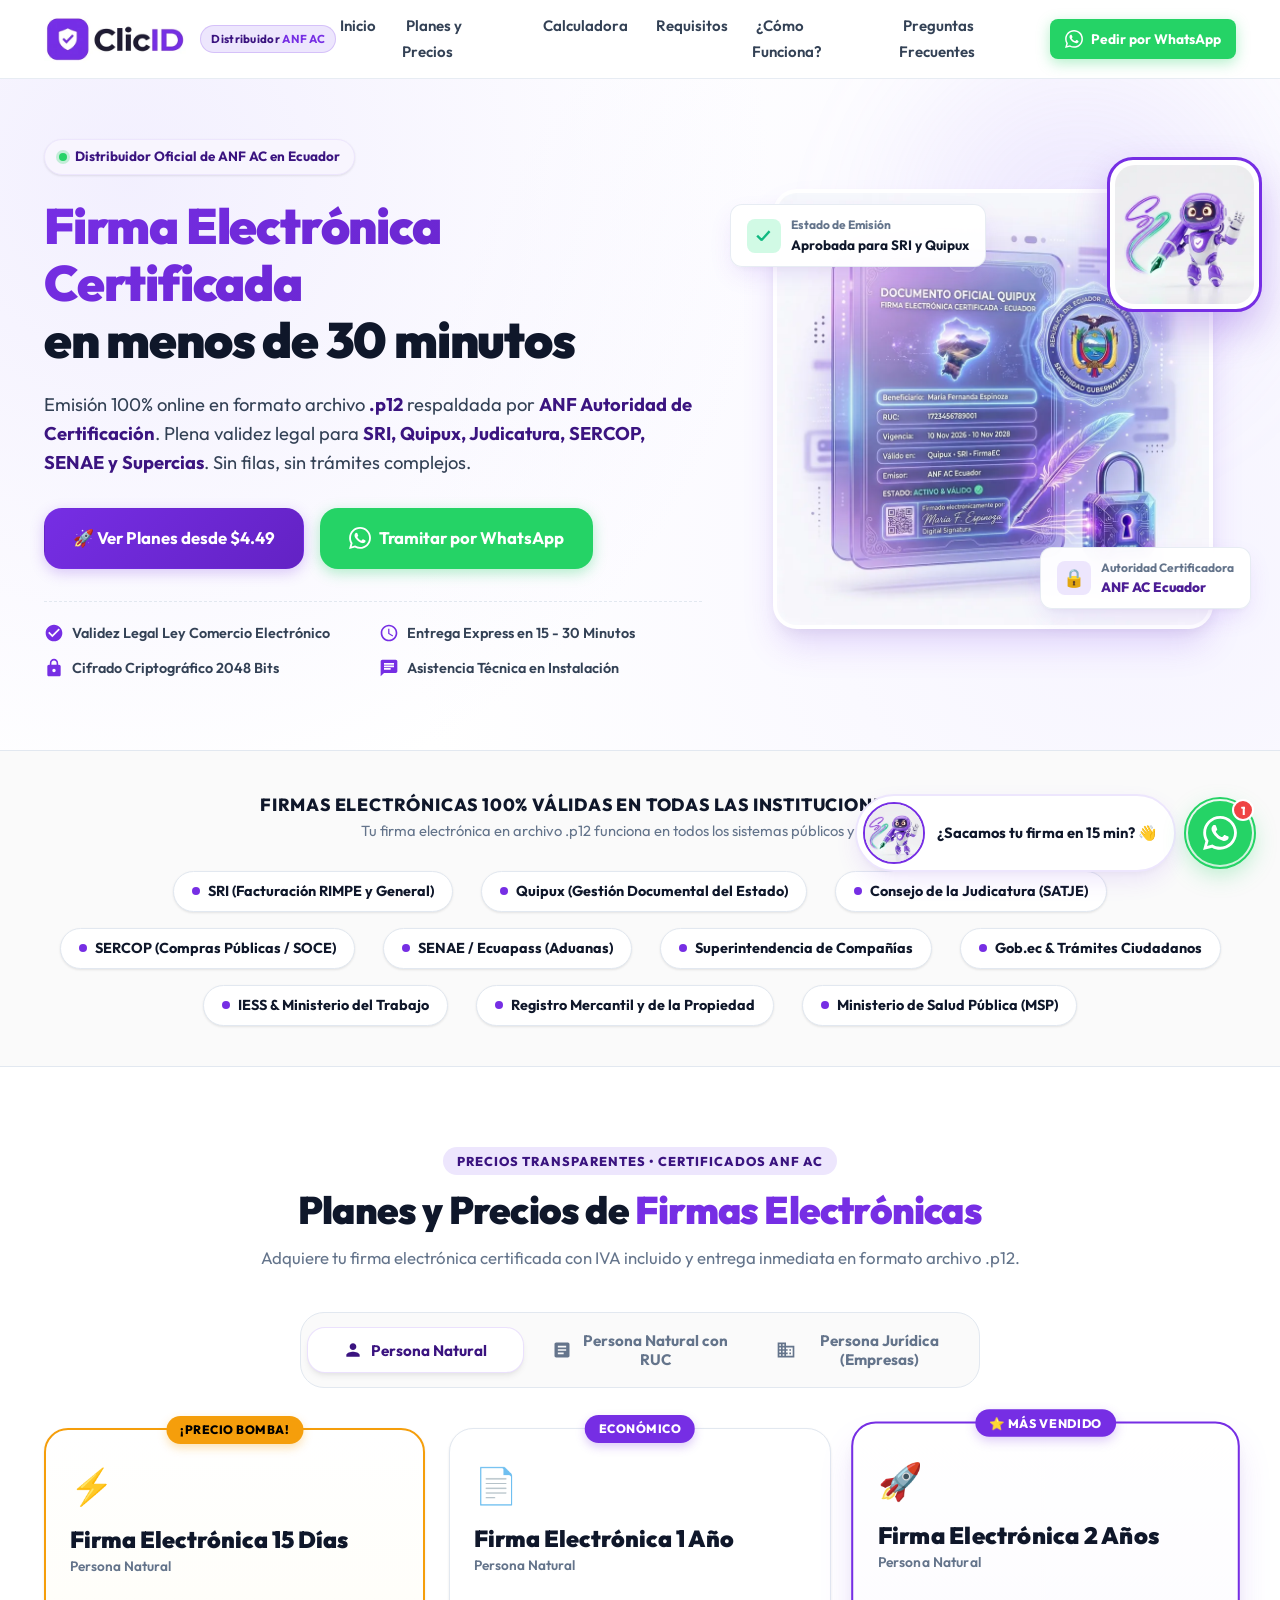
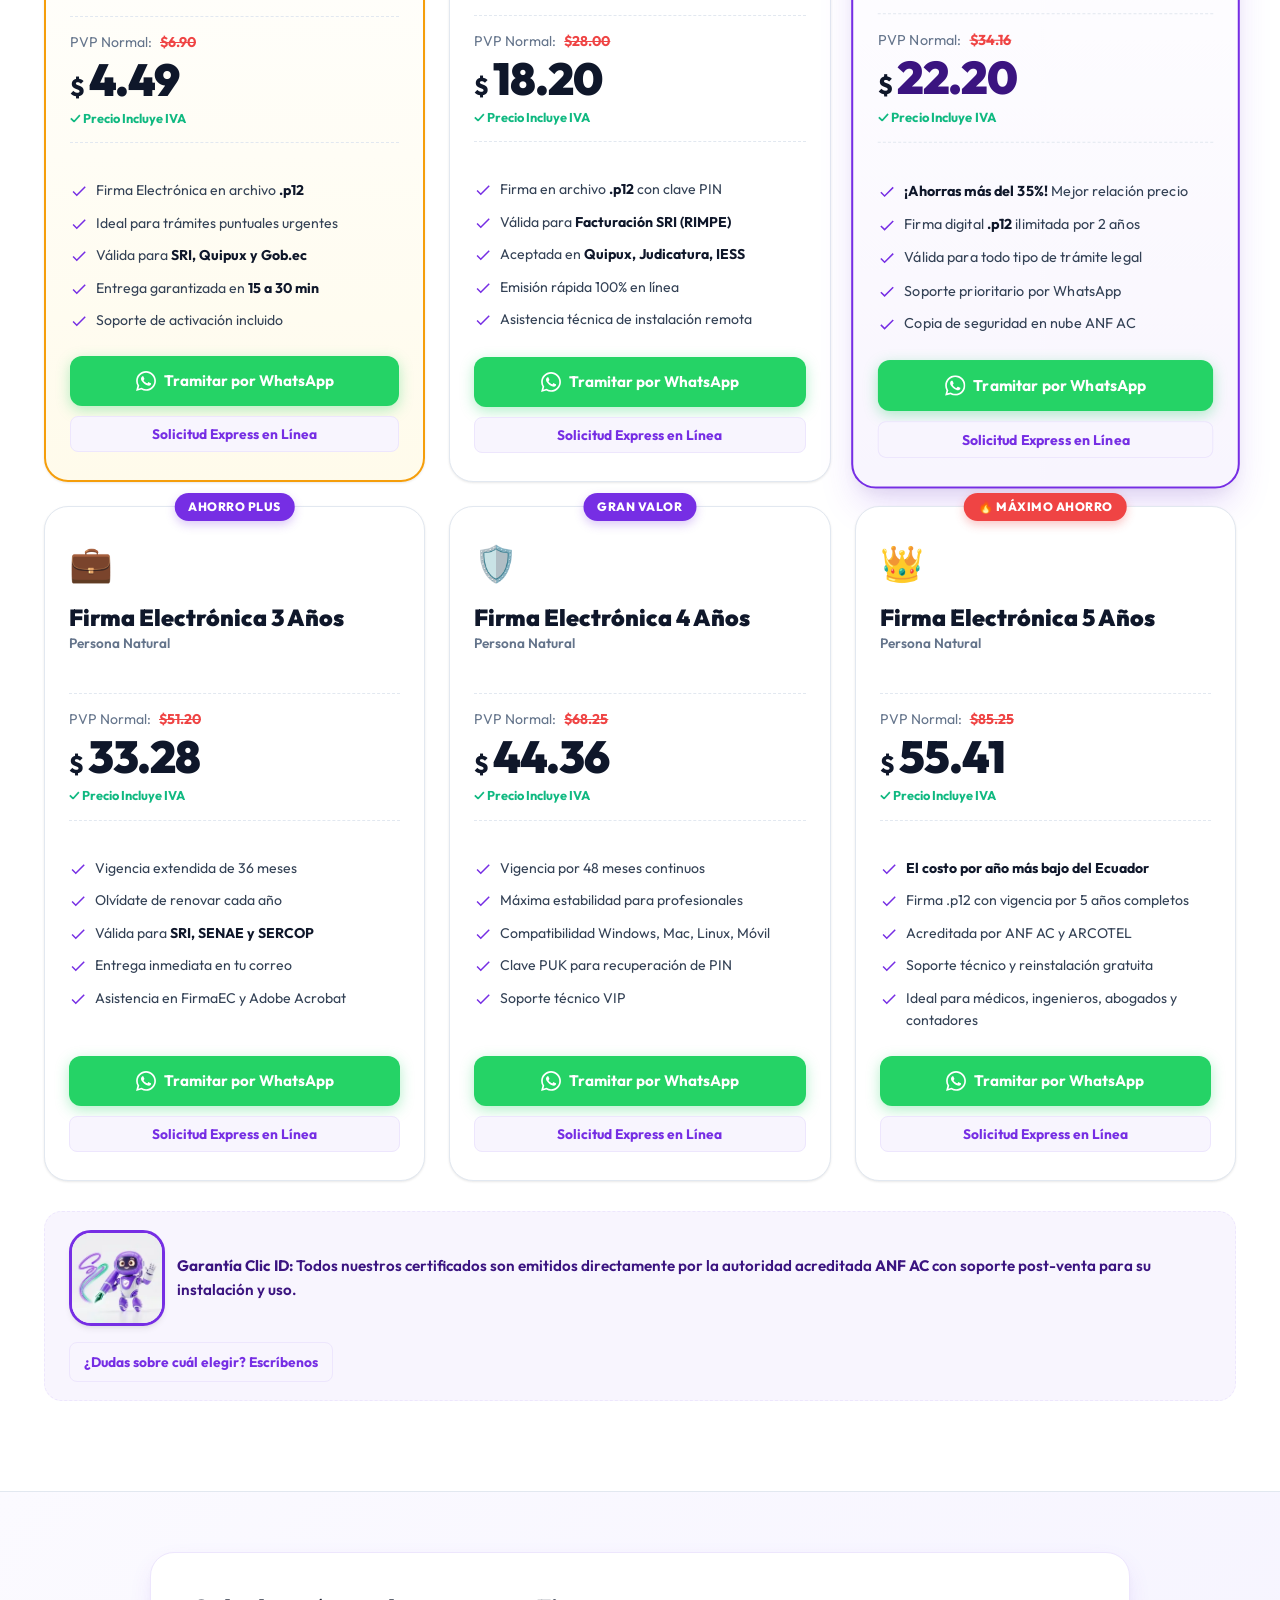
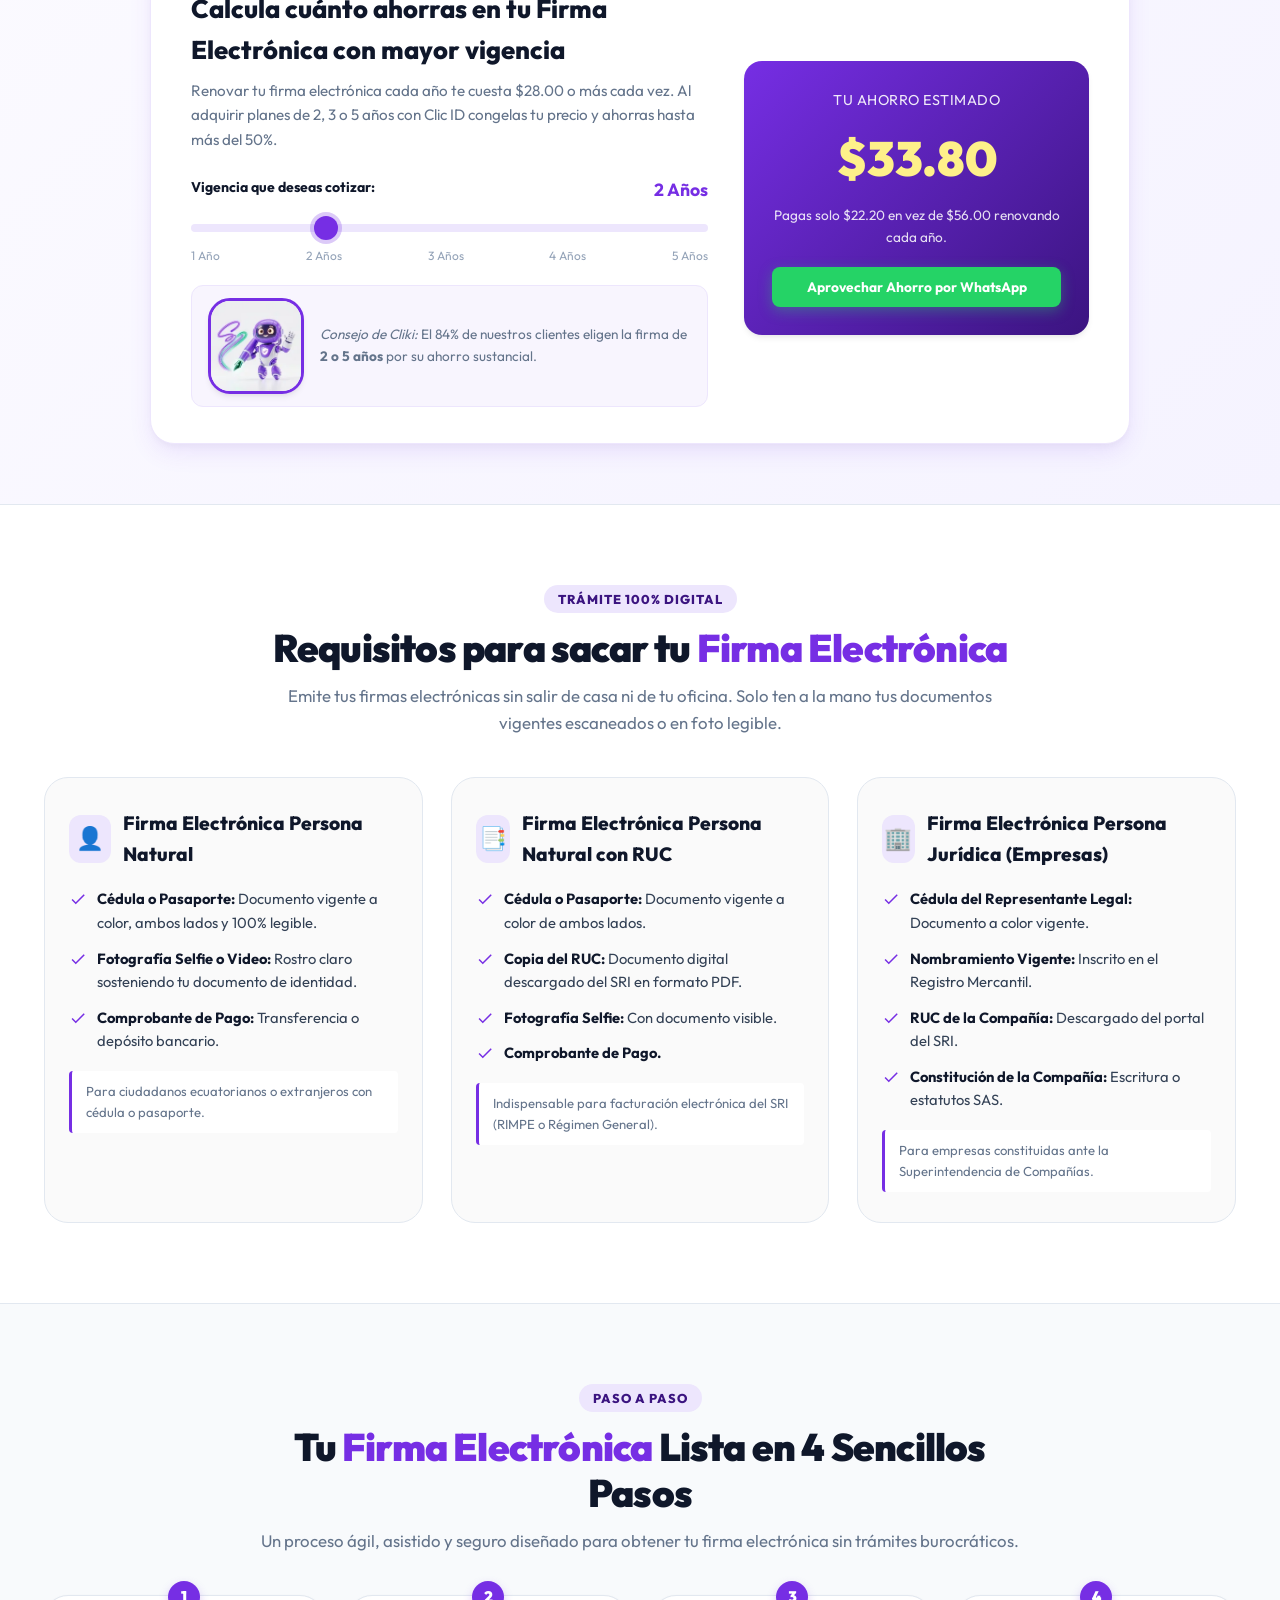
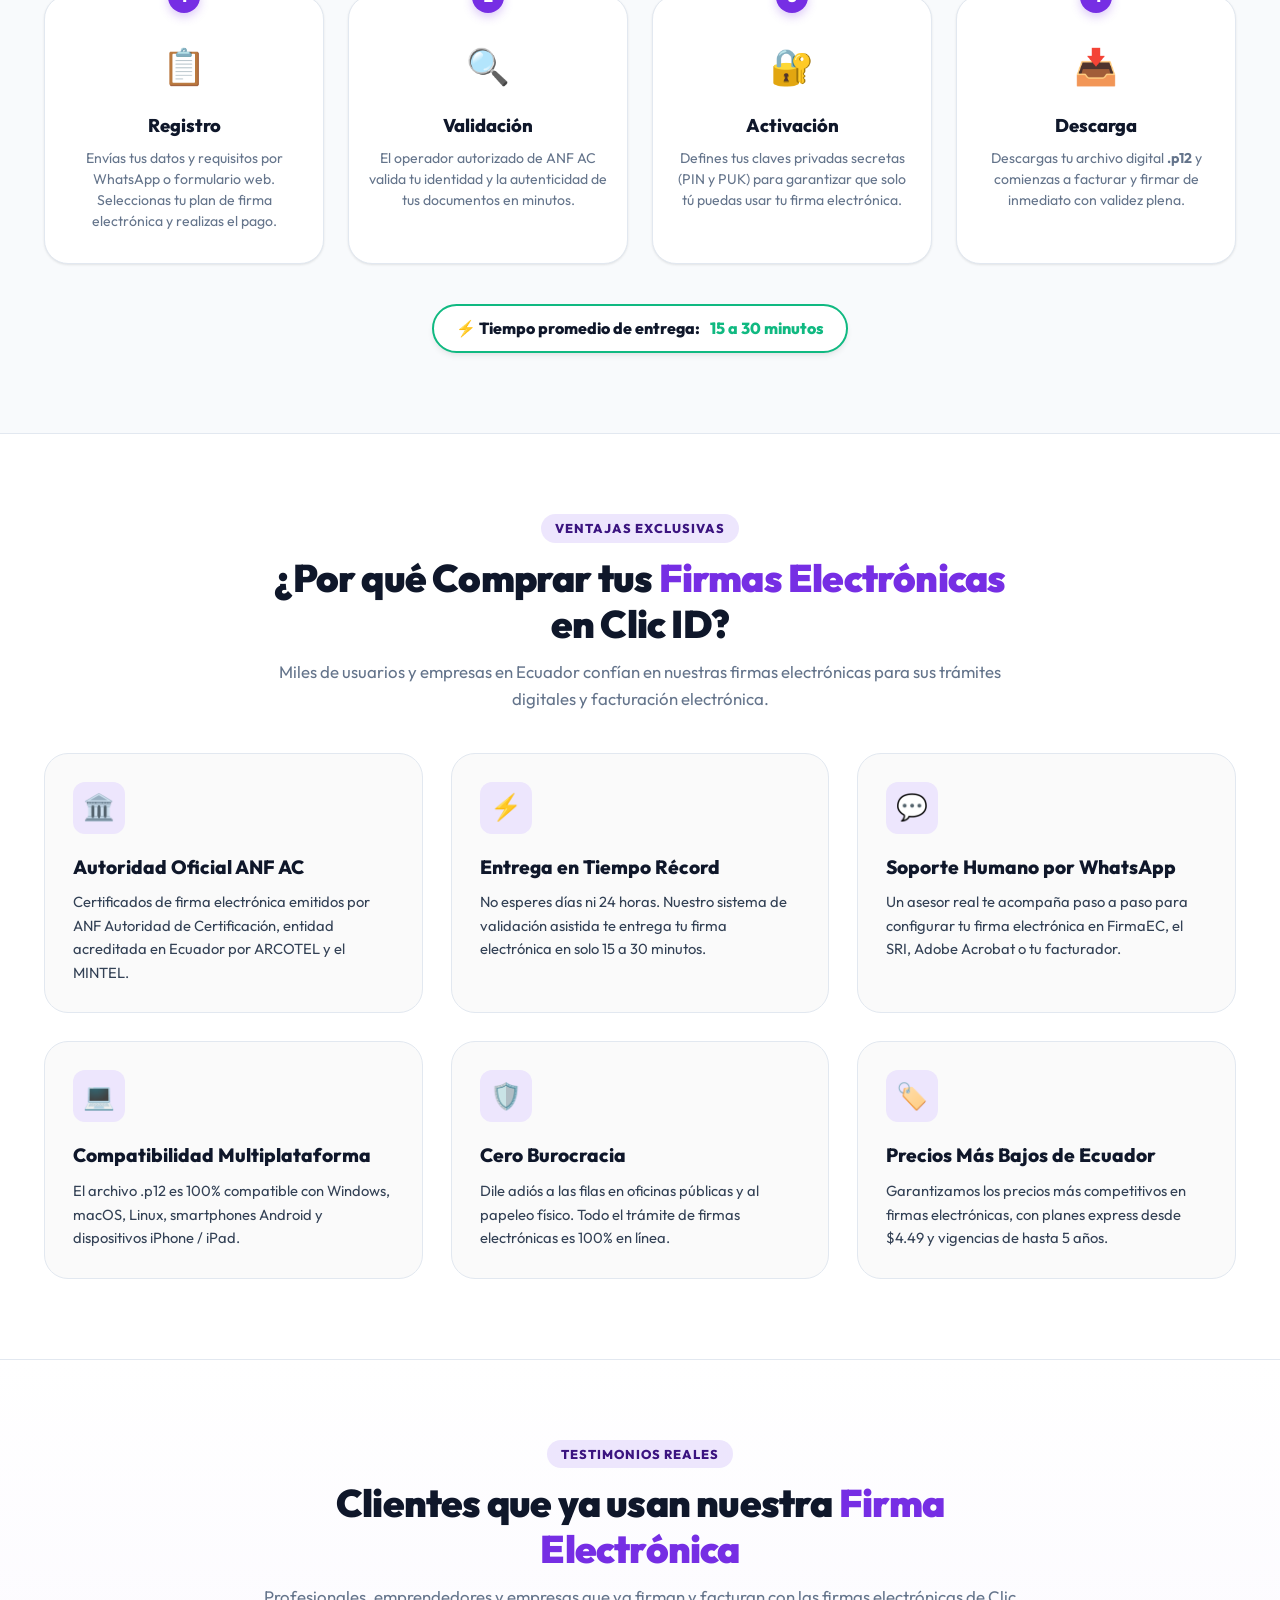
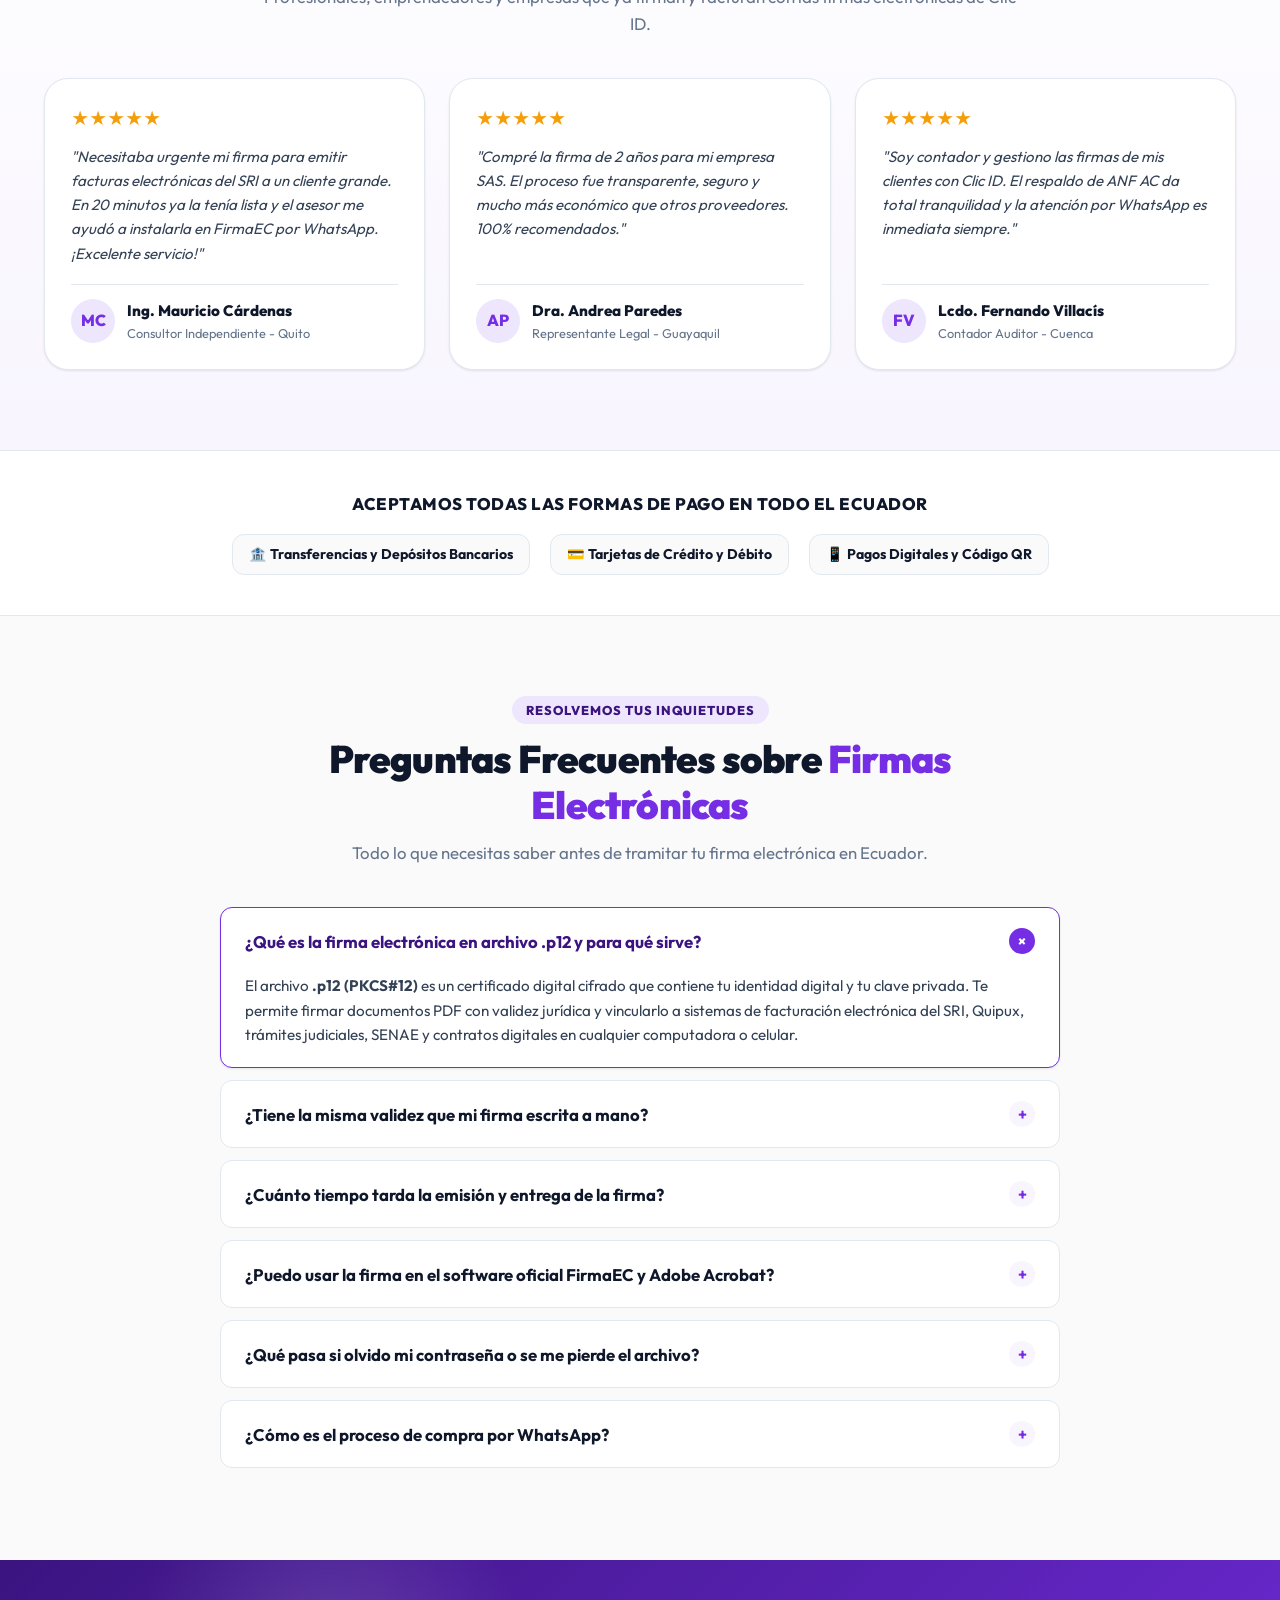
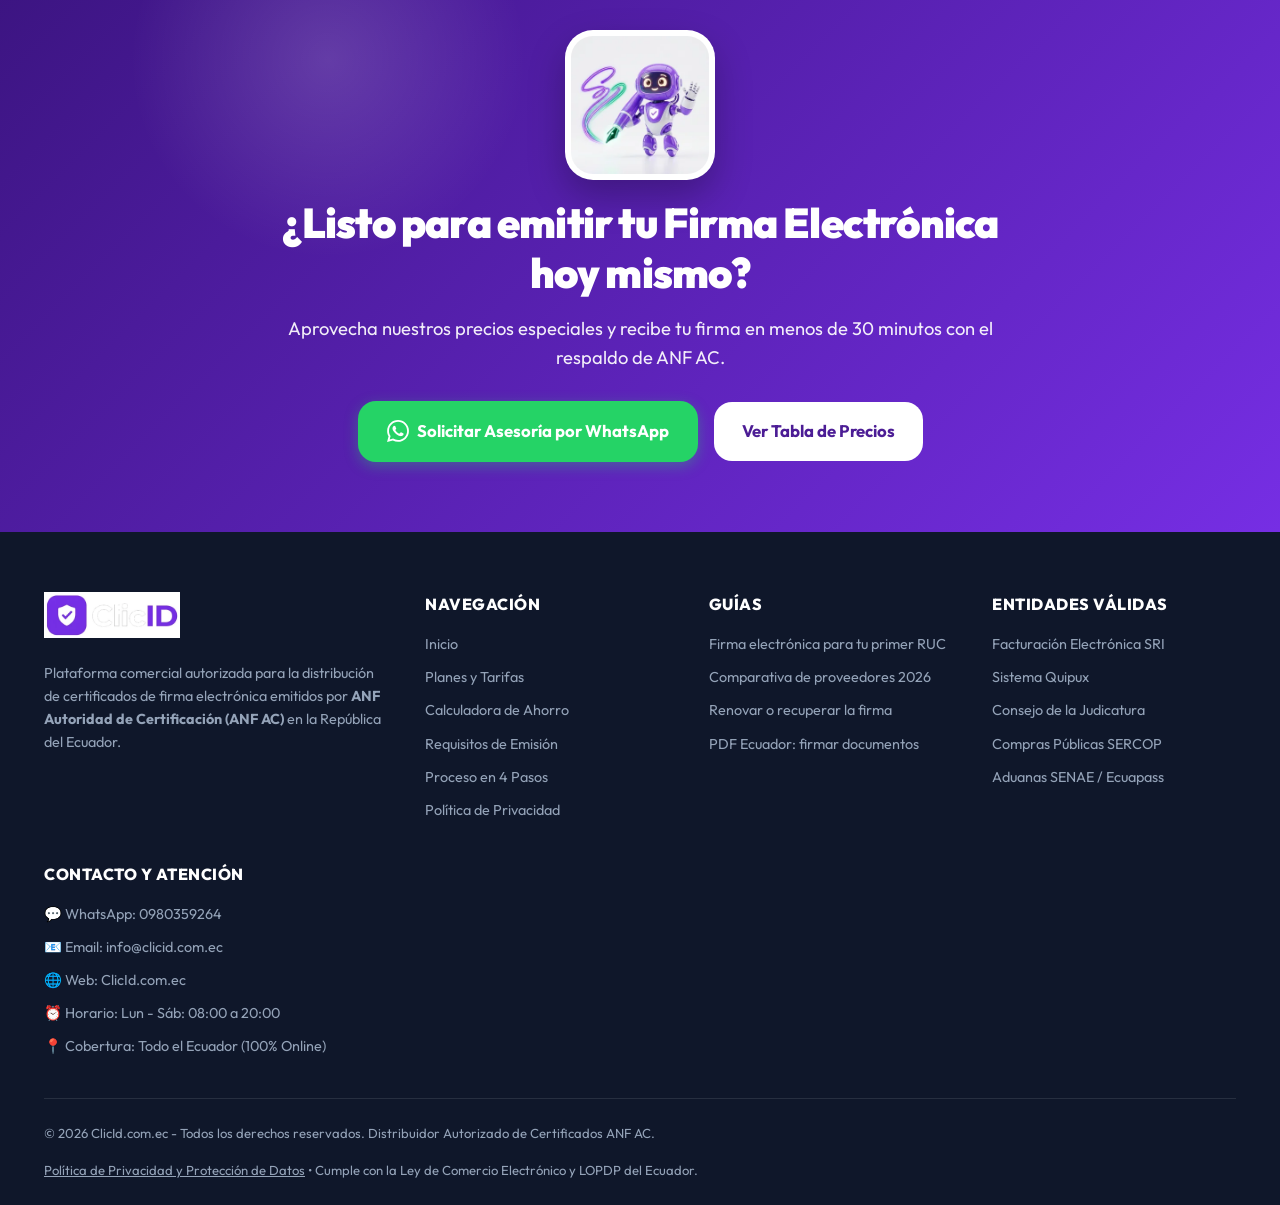
<file: index.html>
<!DOCTYPE html>
<html lang="es">

<head>
  <meta charset="UTF-8">
  <meta name="viewport" content="width=device-width, initial-scale=1.0">

  <!-- Primary Meta Tags (SEO & Google Ads Quality Score Optimized) -->
  <title>Firma Electrónica en Ecuador en 30 Minutos | Firmas Electrónicas ANF AC - Clic ID</title>
  <meta name="title" content="Firma Electrónica en Ecuador en 30 Minutos | Firmas Electrónicas ANF AC - Clic ID">
  <meta name="description"
    content="Obtén tu Firma Electrónica Certificada en Ecuador en menos de 30 minutos. Venta de firmas electrónicas oficiales ANF AC en archivo .p12 desde $4.49 para SRI, Quipux, Judicatura, SERCOP y SENAE. Persona Natural, con RUC y Empresas.">
  <meta name="keywords"
    content="firma electronica, firmas electronicas, firma electronica ecuador, firmas electronicas ecuador, firma electronica sri, comprar firma electronica, firma electronica quipux, firma electronica p12, firma digital ecuador, anf ac ecuador, firma electronica persona natural, firma electronica ruc, firma electronica empresas, firma electronica quito, firma electronica guayaquil, firma electronica cuenca">
  <meta name="robots" content="index, follow, max-image-preview:large, max-snippet:-1, max-video-preview:-1">
  <meta name="googlebot" content="index, follow">
  <meta name="author" content="ClicId.com.ec - Distribuidor Autorizado ANF AC">
  <meta name="geo.region" content="EC">
  <meta name="geo.placename" content="Ecuador">
  <link rel="canonical" href="https://clicid.com.ec/">
  <link rel="alternate" hreflang="es-EC" href="https://clicid.com.ec/">
  <link rel="alternate" hreflang="es" href="https://clicid.com.ec/">
  <link rel="sitemap" type="application/xml" title="Sitemap" href="/sitemap.xml">

  <!-- Open Graph / Facebook / WhatsApp -->
  <meta property="og:type" content="website">
  <meta property="og:locale" content="es_EC">
  <meta property="og:site_name" content="Clic ID - Firmas Electrónicas Ecuador">
  <meta property="og:url" content="https://clicid.com.ec/">
  <meta property="og:title" content="Firma Electrónica Certificada en Ecuador en 30 Minutos | Clic ID">
  <meta property="og:description"
    content="Emite tu firma electrónica y firmas electrónicas autorizadas por ANF AC en 15 a 30 minutos. Precios desde $4.49. Válidas ante SRI, Quipux, Judicatura y SERCOP.">
  <meta property="og:image" content="https://clicid.com.ec/assets/og-image.jpg">
  <meta property="og:image:width" content="1200">
  <meta property="og:image:height" content="630">
  <meta property="og:image:type" content="image/jpeg">
  <meta property="og:image:alt" content="Firma electrónica certificada ANF AC en Ecuador — Clic ID">

  <!-- Twitter -->
  <meta property="twitter:card" content="summary_large_image">
  <meta property="twitter:url" content="https://clicid.com.ec/">
  <meta property="twitter:title" content="Firma Electrónica y Firmas Electrónicas en Ecuador | Clic ID ANF AC">
  <meta property="twitter:description"
    content="Firmas electrónicas para Personas Naturales, con RUC y Empresas en archivo .p12. Trámite 100% online y entrega en menos de 30 minutos.">
  <meta property="twitter:image" content="https://clicid.com.ec/assets/og-image.jpg">
  <meta name="twitter:image:alt" content="Firma electrónica certificada ANF AC en Ecuador — Clic ID">

  <link rel="preload" as="image" href="assets/hero-signature-880.webp" fetchpriority="high">
  <link rel="describedby" type="text/plain" href="/llms.txt" title="Guía para modelos de lenguaje (llms.txt)">

  <!-- Datos estructurados adicionales: catálogo de precios, proceso y migas de pan -->
  <script type="application/ld+json">
{
  "@context": "https://schema.org",
  "@graph": [
    {
      "@type": "Service",
      "@id": "https://clicid.com.ec/#servicio-firma",
      "name": "Firma electrónica certificada ANF AC en Ecuador",
      "serviceType": "Emisión de firma electrónica certificada (archivo .p12)",
      "areaServed": {
        "@type": "Country",
        "name": "Ecuador"
      },
      "provider": {
        "@type": "Organization",
        "name": "Clic ID",
        "url": "https://clicid.com.ec/",
        "telephone": "+593980359264",
        "email": "info@clicid.com.ec"
      },
      "offers": {
        "@type": "OfferCatalog",
        "name": "Planes de firma electrónica ANF AC",
        "numberOfItems": 16,
        "itemListElement": [
          {
            "@type": "Offer",
            "name": "Firma electrónica Persona Natural — 15 días",
            "price": "4.49",
            "priceCurrency": "USD",
            "valueAddedTaxIncluded": true,
            "availability": "https://schema.org/InStock",
            "url": "https://clicid.com.ec/#precios",
            "category": "Persona Natural",
            "itemOffered": {
              "@type": "Service",
              "name": "Firma electrónica certificada ANF AC — Persona Natural — 15 días"
            }
          },
          {
            "@type": "Offer",
            "name": "Firma electrónica Persona Natural — 1 año",
            "price": "18.20",
            "priceCurrency": "USD",
            "valueAddedTaxIncluded": true,
            "availability": "https://schema.org/InStock",
            "url": "https://clicid.com.ec/#precios",
            "category": "Persona Natural",
            "itemOffered": {
              "@type": "Service",
              "name": "Firma electrónica certificada ANF AC — Persona Natural — 1 año"
            }
          },
          {
            "@type": "Offer",
            "name": "Firma electrónica Persona Natural — 2 años",
            "price": "22.20",
            "priceCurrency": "USD",
            "valueAddedTaxIncluded": true,
            "availability": "https://schema.org/InStock",
            "url": "https://clicid.com.ec/#precios",
            "category": "Persona Natural",
            "itemOffered": {
              "@type": "Service",
              "name": "Firma electrónica certificada ANF AC — Persona Natural — 2 años"
            }
          },
          {
            "@type": "Offer",
            "name": "Firma electrónica Persona Natural — 3 años",
            "price": "33.28",
            "priceCurrency": "USD",
            "valueAddedTaxIncluded": true,
            "availability": "https://schema.org/InStock",
            "url": "https://clicid.com.ec/#precios",
            "category": "Persona Natural",
            "itemOffered": {
              "@type": "Service",
              "name": "Firma electrónica certificada ANF AC — Persona Natural — 3 años"
            }
          },
          {
            "@type": "Offer",
            "name": "Firma electrónica Persona Natural — 4 años",
            "price": "44.36",
            "priceCurrency": "USD",
            "valueAddedTaxIncluded": true,
            "availability": "https://schema.org/InStock",
            "url": "https://clicid.com.ec/#precios",
            "category": "Persona Natural",
            "itemOffered": {
              "@type": "Service",
              "name": "Firma electrónica certificada ANF AC — Persona Natural — 4 años"
            }
          },
          {
            "@type": "Offer",
            "name": "Firma electrónica Persona Natural — 5 años",
            "price": "55.41",
            "priceCurrency": "USD",
            "valueAddedTaxIncluded": true,
            "availability": "https://schema.org/InStock",
            "url": "https://clicid.com.ec/#precios",
            "category": "Persona Natural",
            "itemOffered": {
              "@type": "Service",
              "name": "Firma electrónica certificada ANF AC — Persona Natural — 5 años"
            }
          },
          {
            "@type": "Offer",
            "name": "Firma electrónica Persona Natural con RUC — 1 año",
            "price": "18.20",
            "priceCurrency": "USD",
            "valueAddedTaxIncluded": true,
            "availability": "https://schema.org/InStock",
            "url": "https://clicid.com.ec/#precios",
            "category": "Persona Natural con RUC",
            "itemOffered": {
              "@type": "Service",
              "name": "Firma electrónica certificada ANF AC — Persona Natural con RUC — 1 año"
            }
          },
          {
            "@type": "Offer",
            "name": "Firma electrónica Persona Natural con RUC — 2 años",
            "price": "22.20",
            "priceCurrency": "USD",
            "valueAddedTaxIncluded": true,
            "availability": "https://schema.org/InStock",
            "url": "https://clicid.com.ec/#precios",
            "category": "Persona Natural con RUC",
            "itemOffered": {
              "@type": "Service",
              "name": "Firma electrónica certificada ANF AC — Persona Natural con RUC — 2 años"
            }
          },
          {
            "@type": "Offer",
            "name": "Firma electrónica Persona Natural con RUC — 3 años",
            "price": "33.28",
            "priceCurrency": "USD",
            "valueAddedTaxIncluded": true,
            "availability": "https://schema.org/InStock",
            "url": "https://clicid.com.ec/#precios",
            "category": "Persona Natural con RUC",
            "itemOffered": {
              "@type": "Service",
              "name": "Firma electrónica certificada ANF AC — Persona Natural con RUC — 3 años"
            }
          },
          {
            "@type": "Offer",
            "name": "Firma electrónica Persona Natural con RUC — 4 años",
            "price": "44.36",
            "priceCurrency": "USD",
            "valueAddedTaxIncluded": true,
            "availability": "https://schema.org/InStock",
            "url": "https://clicid.com.ec/#precios",
            "category": "Persona Natural con RUC",
            "itemOffered": {
              "@type": "Service",
              "name": "Firma electrónica certificada ANF AC — Persona Natural con RUC — 4 años"
            }
          },
          {
            "@type": "Offer",
            "name": "Firma electrónica Persona Natural con RUC — 5 años",
            "price": "55.41",
            "priceCurrency": "USD",
            "valueAddedTaxIncluded": true,
            "availability": "https://schema.org/InStock",
            "url": "https://clicid.com.ec/#precios",
            "category": "Persona Natural con RUC",
            "itemOffered": {
              "@type": "Service",
              "name": "Firma electrónica certificada ANF AC — Persona Natural con RUC — 5 años"
            }
          },
          {
            "@type": "Offer",
            "name": "Firma electrónica Persona Jurídica — 1 año",
            "price": "21.84",
            "priceCurrency": "USD",
            "valueAddedTaxIncluded": true,
            "availability": "https://schema.org/InStock",
            "url": "https://clicid.com.ec/#precios",
            "category": "Persona Jurídica",
            "itemOffered": {
              "@type": "Service",
              "name": "Firma electrónica certificada ANF AC — Persona Jurídica — 1 año"
            }
          },
          {
            "@type": "Offer",
            "name": "Firma electrónica Persona Jurídica — 2 años",
            "price": "25.84",
            "priceCurrency": "USD",
            "valueAddedTaxIncluded": true,
            "availability": "https://schema.org/InStock",
            "url": "https://clicid.com.ec/#precios",
            "category": "Persona Jurídica",
            "itemOffered": {
              "@type": "Service",
              "name": "Firma electrónica certificada ANF AC — Persona Jurídica — 2 años"
            }
          },
          {
            "@type": "Offer",
            "name": "Firma electrónica Persona Jurídica — 3 años",
            "price": "38.22",
            "priceCurrency": "USD",
            "valueAddedTaxIncluded": true,
            "availability": "https://schema.org/InStock",
            "url": "https://clicid.com.ec/#precios",
            "category": "Persona Jurídica",
            "itemOffered": {
              "@type": "Service",
              "name": "Firma electrónica certificada ANF AC — Persona Jurídica — 3 años"
            }
          },
          {
            "@type": "Offer",
            "name": "Firma electrónica Persona Jurídica — 4 años",
            "price": "50.93",
            "priceCurrency": "USD",
            "valueAddedTaxIncluded": true,
            "availability": "https://schema.org/InStock",
            "url": "https://clicid.com.ec/#precios",
            "category": "Persona Jurídica",
            "itemOffered": {
              "@type": "Service",
              "name": "Firma electrónica certificada ANF AC — Persona Jurídica — 4 años"
            }
          },
          {
            "@type": "Offer",
            "name": "Firma electrónica Persona Jurídica — 5 años",
            "price": "63.12",
            "priceCurrency": "USD",
            "valueAddedTaxIncluded": true,
            "availability": "https://schema.org/InStock",
            "url": "https://clicid.com.ec/#precios",
            "category": "Persona Jurídica",
            "itemOffered": {
              "@type": "Service",
              "name": "Firma electrónica certificada ANF AC — Persona Jurídica — 5 años"
            }
          }
        ]
      }
    },
    {
      "@type": "HowTo",
      "@id": "https://clicid.com.ec/#como-comprar",
      "name": "Cómo obtener la firma electrónica en Ecuador con Clic ID",
      "totalTime": "PT30M",
      "estimatedCost": {
        "@type": "MonetaryAmount",
        "currency": "USD",
        "value": "4.49"
      },
      "step": [
        {
          "@type": "HowToStep",
          "position": 1,
          "name": "Enviar requisitos",
          "text": "Enviar por WhatsApp la cédula o pasaporte vigente, una selfie sosteniendo el documento y el comprobante de pago del plan elegido."
        },
        {
          "@type": "HowToStep",
          "position": 2,
          "name": "Validación de identidad",
          "text": "El operador autorizado de ANF AC valida la identidad del titular y la autenticidad de los documentos."
        },
        {
          "@type": "HowToStep",
          "position": 3,
          "name": "Activación de claves",
          "text": "El titular define su clave PIN secreta y su clave PUK de recuperación."
        },
        {
          "@type": "HowToStep",
          "position": 4,
          "name": "Descarga del archivo .p12",
          "text": "Se entrega el archivo de firma electrónica .p12 para importarlo en FirmaEC, Adobe Acrobat o el sistema de facturación electrónica."
        }
      ]
    },
    {
      "@type": "BreadcrumbList",
      "@id": "https://clicid.com.ec/#breadcrumb",
      "itemListElement": [
        {
          "@type": "ListItem",
          "position": 1,
          "name": "Inicio",
          "item": "https://clicid.com.ec/"
        },
        {
          "@type": "ListItem",
          "position": 2,
          "name": "Planes y precios de firma electrónica",
          "item": "https://clicid.com.ec/#precios"
        }
      ]
    }
  ]
}
  </script>

  <!-- Google Fonts: Outfit & Inter -->
  <link rel="preconnect" href="https://fonts.googleapis.com">
  <link rel="preconnect" href="https://fonts.gstatic.com" crossorigin>
  <link
    href="https://fonts.googleapis.com/css2?family=Outfit:wght@400;500;600;700;800;900&family=Inter:wght@400;500;600;700&display=swap"
    rel="stylesheet">

  <!-- Favicon -->
  <link rel="icon" type="image/png" href="assets/logo-icon.png">

  <!-- Estilos CSS -->
  <link rel="stylesheet" href="styles.css?v=3">

  <!-- Schema.org Markup (Datos Estructurados Avanzados para Google SEO y Rich Snippets) -->
  <script type="application/ld+json">
  {
    "@context": "https://schema.org",
    "@graph": [
      {
        "@type": "ProfessionalService",
        "@id": "https://clicid.com.ec/#organization",
        "name": "Clic ID - Firmas Electrónicas en Ecuador (Distribuidor ANF AC)",
        "url": "https://clicid.com.ec/",
        "logo": "https://clicid.com.ec/assets/logo.png",
        "image": "https://clicid.com.ec/assets/hero-signature.jpg",
        "description": "Distribuidor oficial autorizado de firmas electrónicas certificadas por ANF AC en Ecuador. Emisión en menos de 30 minutos en formato archivo .p12 para SRI, Quipux, Judicatura y SERCOP.",
        "telephone": "+593980359264",
        "email": "info@clicid.com.ec",
        "priceRange": "$4.49 - $63.12",
        "areaServed": {
          "@type": "Country",
          "name": "Ecuador"
        },
        "openingHoursSpecification": {
          "@type": "OpeningHoursSpecification",
          "dayOfWeek": ["Monday", "Tuesday", "Wednesday", "Thursday", "Friday", "Saturday"],
          "opens": "08:00",
          "closes": "20:00"
        }
      },
      {
        "@type": "Product",
        "@id": "https://clicid.com.ec/#product",
        "name": "Firma Electrónica Certificada en Ecuador (.p12) - ANF AC",
        "image": "https://clicid.com.ec/assets/hero-signature.jpg",
        "description": "Firma electrónica y firmas electrónicas cualificadas en formato archivo .p12 emitidas por ANF AC para facturación electrónica SRI, Quipux, Consejo de la Judicatura, SERCOP y SENAE en Ecuador.",
        "brand": {
          "@type": "Brand",
          "name": "Clic ID / ANF AC"
        },
        "aggregateRating": {
          "@type": "AggregateRating",
          "ratingValue": "4.9",
          "reviewCount": "348"
        },
        "offers": {
          "@type": "AggregateOffer",
          "priceCurrency": "USD",
          "lowPrice": "4.49",
          "highPrice": "63.12",
          "offerCount": "16",
          "availability": "https://schema.org/InStock",
          "url": "https://clicid.com.ec/#precios"
        }
      },
      {
        "@type": "FAQPage",
        "@id": "https://clicid.com.ec/#faq",
        "mainEntity": [
          {
            "@type": "Question",
            "name": "¿Qué es la firma electrónica en archivo .p12 y para qué sirve?",
            "acceptedAnswer": {
              "@type": "Answer",
              "text": "El archivo .p12 (PKCS#12) es un certificado de firma electrónica cifrado que contiene tu identidad digital. Permite firmar documentos PDF con validez legal y emitir facturación electrónica en el SRI, Quipux, Judicatura, SERCOP y SENAE."
            }
          },
          {
            "@type": "Question",
            "name": "¿Las firmas electrónicas tienen la misma validez que mi firma escrita a mano?",
            "acceptedAnswer": {
              "@type": "Answer",
              "text": "Sí, 100%. Conforme a la Ley de Comercio Electrónico, Firmas Electrónicas y Mensajes de Datos del Ecuador, la firma electrónica emitida por ANF AC tiene el mismo valor jurídico y legal que una firma manuscrita."
            }
          },
          {
            "@type": "Question",
            "name": "¿Cuánto tiempo tarda la emisión y entrega de la firma electrónica?",
            "acceptedAnswer": {
              "@type": "Answer",
              "text": "Una vez enviados tus requisitos, tu certificado de firma electrónica se emite y entrega en 15 a 30 minutos."
            }
          }
        ]
      }
    ]
  }
  </script>
</head>

<body>

  <!-- ==========================================================================
       Header / Navbar Principal
       ========================================================================== -->
  <header class="header">
    <div class="container">
      <nav class="navbar">
        <!-- Logo de Marca Oficial -->
        <a href="#inicio" class="logo" id="brandLogo">
          <img src="assets/logo-350.webp" alt="Clic ID - Firmas Electrónicas Ecuador" class="brand-logo-img" width="143" height="48" decoding="async">
          <span class="logo-distributor-badge">Distribuidor <strong>ANF AC</strong></span>
        </a>

        <!-- Enlaces de Navegación -->
        <ul class="nav-links" id="navLinks">
          <li><a href="#inicio">Inicio</a></li>
          <li><a href="#precios">Planes y Precios</a></li>
          <li><a href="#calculadora">Calculadora</a></li>
          <li><a href="#requisitos">Requisitos</a></li>
          <li><a href="#proceso">¿Cómo Funciona?</a></li>
          <li><a href="#faq">Preguntas Frecuentes</a></li>
        </ul>

        <!-- Botón CTA en Navbar -->
        <div class="nav-cta-wrapper">
          <a href="https://wa.me/593980359264?text=Hola,%20me%20interesa%20sacar%20mi%20firma%20electr%C3%B3nica"
            target="_blank" rel="noopener" class="btn btn-whatsapp btn-sm" id="navWhatsAppBtn">
            <svg width="18" height="18" viewBox="0 0 24 24" fill="currentColor">
              <path
                d="M.057 24l1.687-6.163c-1.041-1.804-1.588-3.849-1.587-5.946.003-6.556 5.338-11.891 11.893-11.891 3.181.001 6.167 1.24 8.413 3.488 2.245 2.248 3.481 5.236 3.48 8.414-.003 6.557-5.338 11.892-11.893 11.892-1.99-.001-3.951-.5-5.688-1.448l-6.305 1.654zm6.597-3.807c1.676.995 3.276 1.591 5.392 1.592 5.448 0 9.886-4.434 9.889-9.885.002-5.462-4.415-9.89-9.881-9.892-5.452 0-9.887 4.434-9.889 9.884-.001 2.225.651 3.891 1.746 5.634l-.999 3.648 3.742-.981zm11.387-5.464c-.074-.124-.272-.198-.57-.347-.297-.149-1.758-.868-2.031-.967-.272-.099-.47-.149-.669.149-.198.297-.768.967-.941 1.165-.173.198-.347.223-.644.074-.297-.149-1.255-.462-2.39-1.475-.883-.788-1.48-1.761-1.653-2.059-.173-.297-.018-.458.13-.606.134-.133.297-.347.446-.521.151-.172.2-.296.3-.495.099-.198.05-.372-.025-.521-.075-.148-.669-1.611-.916-2.206-.242-.579-.487-.501-.669-.51l-.57-.01c-.198 0-.52.074-.792.372s-1.04 1.016-1.04 2.479 1.065 2.876 1.213 3.074c.149.198 2.095 3.2 5.076 4.487.709.306 1.263.489 1.694.626.712.226 1.36.194 1.872.118.571-.085 1.758-.719 2.006-1.413.248-.695.248-1.29.173-1.414z" />
            </svg>
            <span>Pedir por WhatsApp</span>
          </a>

          <!-- Botón Menú Móvil -->
          <button class="mobile-toggle" id="mobileToggle" aria-label="Abrir Menú">
            ☰
          </button>
        </div>
      </nav>
    </div>
  </header>

  <!-- ==========================================================================
       Hero Section
       ========================================================================== -->
  <section class="hero" id="inicio">
    <div class="container">
      <div class="hero-grid">
        <!-- Contenido Izquierdo -->
        <div class="hero-content">
          <div class="hero-tag">
            <span class="dot"></span>
            <span>Distribuidor Oficial de ANF AC en Ecuador</span>
          </div>

          <h1 class="hero-title">
            <span class="highlight">Firma Electrónica Certificada</span> en menos de 30 minutos
          </h1>

          <p class="hero-subtitle">
            Emisión 100% online en formato archivo <strong>.p12</strong> respaldada por <strong>ANF Autoridad de
              Certificación</strong>. Plena validez legal para <strong>SRI, Quipux, Judicatura, SERCOP, SENAE y
              Supercias</strong>. Sin filas, sin trámites complejos.
          </p>

          <div class="hero-cta-group">
            <a href="#precios" class="btn btn-primary btn-lg" id="heroCtaPrecios">
              <span>🚀 Ver Planes desde $4.49</span>
            </a>
            <a href="https://wa.me/593980359264?text=Hola,%20me%20interesa%20la%20firma%20electr%C3%B3nica%20en%2030%20minutos"
              target="_blank" rel="noopener" class="btn btn-whatsapp btn-lg" id="heroCtaWa">
              <svg width="22" height="22" viewBox="0 0 24 24" fill="currentColor">
                <path
                  d="M.057 24l1.687-6.163c-1.041-1.804-1.588-3.849-1.587-5.946.003-6.556 5.338-11.891 11.893-11.891 3.181.001 6.167 1.24 8.413 3.488 2.245 2.248 3.481 5.236 3.48 8.414-.003 6.557-5.338 11.892-11.893 11.892-1.99-.001-3.951-.5-5.688-1.448l-6.305 1.654zm6.597-3.807c1.676.995 3.276 1.591 5.392 1.592 5.448 0 9.886-4.434 9.889-9.885.002-5.462-4.415-9.89-9.881-9.892-5.452 0-9.887 4.434-9.889 9.884-.001 2.225.651 3.891 1.746 5.634l-.999 3.648 3.742-.981zm11.387-5.464c-.074-.124-.272-.198-.57-.347-.297-.149-1.758-.868-2.031-.967-.272-.099-.47-.149-.669.149-.198.297-.768.967-.941 1.165-.173.198-.347.223-.644.074-.297-.149-1.255-.462-2.39-1.475-.883-.788-1.48-1.761-1.653-2.059-.173-.297-.018-.458.13-.606.134-.133.297-.347.446-.521.151-.172.2-.296.3-.495.099-.198.05-.372-.025-.521-.075-.148-.669-1.611-.916-2.206-.242-.579-.487-.501-.669-.51l-.57-.01c-.198 0-.52.074-.792.372s-1.04 1.016-1.04 2.479 1.065 2.876 1.213 3.074c.149.198 2.095 3.2 5.076 4.487.709.306 1.263.489 1.694.626.712.226 1.36.194 1.872.118.571-.085 1.758-.719 2.006-1.413.248-.695.248-1.29.173-1.414z" />
              </svg>
              <span>Tramitar por WhatsApp</span>
            </a>
          </div>

          <!-- Puntos de Confianza -->
          <div class="hero-trust-list">
            <div class="trust-item">
              <svg width="20" height="20" viewBox="0 0 24 24" fill="currentColor">
                <path
                  d="M12 2C6.48 2 2 6.48 2 12s4.48 10 10 10 10-4.48 10-10S17.52 2 12 2zm-2 15l-5-5 1.41-1.41L10 14.17l7.59-7.59L19 8l-9 9z" />
              </svg>
              <span>Validez Legal Ley Comercio Electrónico</span>
            </div>
            <div class="trust-item">
              <svg width="20" height="20" viewBox="0 0 24 24" fill="currentColor">
                <path
                  d="M11.99 2C6.47 2 2 6.48 2 12s4.47 10 9.99 10C17.52 22 22 17.52 22 12S17.52 2 11.99 2zM12 20c-4.42 0-8-3.58-8-8s3.58-8 8-8 8 3.58 8 8-3.58 8-8 8zm.5-13H11v6l5.25 3.15.75-1.23-4.5-2.67z" />
              </svg>
              <span>Entrega Express en 15 - 30 Minutos</span>
            </div>
            <div class="trust-item">
              <svg width="20" height="20" viewBox="0 0 24 24" fill="currentColor">
                <path
                  d="M18 8h-1V6c0-2.76-2.24-5-5-5S7 3.24 7 6v2H6c-1.1 0-2 .9-2 2v10c0 1.1.9 2 2 2h12c1.1 0 2-.9 2-2V10c0-1.1-.9-2-2-2zm-6 9c-1.1 0-2-.9-2-2s.9-2 2-2 2 .9 2 2-.9 2-2 2zm3.1-9H8.9V6c0-1.71 1.39-3.1 3.1-3.1 1.71 0 3.1 1.39 3.1 3.1v2z" />
              </svg>
              <span>Cifrado Criptográfico 2048 Bits</span>
            </div>
            <div class="trust-item">
              <svg width="20" height="20" viewBox="0 0 24 24" fill="currentColor">
                <path
                  d="M20 2H4c-1.1 0-1.99.9-1.99 2L2 22l4-4h14c1.1 0 2-.9 2-2V4c0-1.1-.9-2-2-2zM6 9h12v2H6V9zm8 5H6v-2h8v2zm4-6H6V6h12v2z" />
              </svg>
              <span>Asistencia Técnica en Instalación</span>
            </div>
          </div>
        </div>

        <!-- Visual / Imagen 3D Hero -->
        <div class="hero-visual">
          <div class="floating-badge badge-top">
            <div class="badge-icon-wrap green">✓</div>
            <div>
              <div style="font-size:0.75rem;color:#64748b;">Estado de Emisión</div>
              <div style="color:#0f172a;">Aprobada para SRI y Quipux</div>
            </div>
          </div>

          <div class="hero-img-wrapper">
            <img src="assets/hero-signature-880.webp" alt="Documento Oficial Quipux con Firma Electrónica Ecuador ANF AC - Clic ID"
              width="440" height="440" fetchpriority="high" decoding="async">
          </div>

          <div class="hero-mascot-corner" title="Cliki - Tu asistente de Firma Electrónica">
            <img src="assets/mascot-clicid-310.webp" alt="Mascota Clic ID, asistente Cliki" width="150" height="150" decoding="async">
          </div>

          <div class="floating-badge badge-bottom">
            <div class="badge-icon-wrap purple">🔒</div>
            <div>
              <div style="font-size:0.75rem;color:#64748b;">Autoridad Certificadora</div>
              <div style="color:#4c1d95;font-weight:800;">ANF AC Ecuador</div>
            </div>
          </div>
        </div>
      </div>
    </div>
  </section>

  <!-- ==========================================================================
       Entidades Oficiales Aceptadas en Ecuador
       ========================================================================== -->
  <section class="entities-section">
    <div class="container">
      <div class="entities-header">
        <h2>Firmas Electrónicas 100% Válidas en Todas las Instituciones de Ecuador</h2>
        <p>Tu firma electrónica en archivo .p12 funciona en todos los sistemas públicos y privados:</p>
      </div>

      <div class="entities-grid">
        <div class="entity-chip"><span class="dot"></span> SRI (Facturación RIMPE y General)</div>
        <div class="entity-chip"><span class="dot"></span> Quipux (Gestión Documental del Estado)</div>
        <div class="entity-chip"><span class="dot"></span> Consejo de la Judicatura (SATJE)</div>
        <div class="entity-chip"><span class="dot"></span> SERCOP (Compras Públicas / SOCE)</div>
        <div class="entity-chip"><span class="dot"></span> SENAE / Ecuapass (Aduanas)</div>
        <div class="entity-chip"><span class="dot"></span> Superintendencia de Compañías</div>
        <div class="entity-chip"><span class="dot"></span> Gob.ec & Trámites Ciudadanos</div>
        <div class="entity-chip"><span class="dot"></span> IESS & Ministerio del Trabajo</div>
        <div class="entity-chip"><span class="dot"></span> Registro Mercantil y de la Propiedad</div>
        <div class="entity-chip"><span class="dot"></span> Ministerio de Salud Pública (MSP)</div>
      </div>
    </div>
  </section>

  <!-- ==========================================================================
       Sección de Precios & Vigencias (Core High Conversion)
       ========================================================================== -->
  <section class="pricing-section" id="precios">
    <div class="container">
      <div class="section-head">
        <span class="section-tag">Precios Transparentes • Certificados ANF AC</span>
        <h2 class="section-title">Planes y Precios de <span>Firmas Electrónicas</span></h2>
        <p class="section-desc">
          Adquiere tu firma electrónica certificada con IVA incluido y entrega inmediata en formato archivo .p12.
        </p>
      </div>

      <!-- Tabs de Categoría -->
      <div class="pricing-tabs-nav" role="tablist">
        <button class="tab-btn active" data-category="persona-natural" id="tabPersonaNatural">
          <svg width="20" height="20" viewBox="0 0 24 24" fill="currentColor">
            <path
              d="M12 12c2.21 0 4-1.79 4-4s-1.79-4-4-4-4 1.79-4 4 1.79 4 4 4zm0 2c-2.67 0-8 1.34-8 4v2h16v-2c0-2.66-5.33-4-8-4z" />
          </svg>
          <span>Persona Natural</span>
        </button>

        <button class="tab-btn" data-category="persona-natural-ruc" id="tabPersonaRuc">
          <svg width="20" height="20" viewBox="0 0 24 24" fill="currentColor">
            <path
              d="M19 3H5c-1.11 0-2 .9-2 2v14c0 1.1.89 2 2 2h14c1.1 0 2-.9 2-2V5c0-1.1-.9-2-2-2zm-5 14H7v-2h7v2zm3-4H7v-2h10v2zm0-4H7V7h10v2z" />
          </svg>
          <span>Persona Natural con RUC</span>
        </button>

        <button class="tab-btn" data-category="persona-juridica" id="tabPersonaJuridica">
          <svg width="20" height="20" viewBox="0 0 24 24" fill="currentColor">
            <path
              d="M12 7V3H2v18h20V7H12zM6 19H4v-2h2v2zm0-4H4v-2h2v2zm0-4H4V9h2v2zm0-4H4V5h2v2zm4 12H8v-2h2v2zm0-4H8v-2h2v2zm0-4H8V9h2v2zm0-4H8V5h2v2zm10 12h-8v-2h2v-2h-2v-2h2v-2h-2V9h8v10zm-2-8h-2v2h2v-2zm0 4h-2v2h2v-2z" />
          </svg>
          <span>Persona Jurídica (Empresas)</span>
        </button>
      </div>

      <!-- Grid de Tarjetas (Renderizado Dinámicamente por app.js) -->
      <div class="pricing-grid" id="pricingGrid">
        <!-- Tarjetas dinámicas inyectadas por app.js -->
      </div>

      <!-- Banner Inferior de Garantía -->
      <div class="pricing-footer-banner">
        <div class="pricing-footer-text">
          <img src="assets/mascot-clicid-192.webp" alt="Mascota Clic ID" class="mini-mascot-avatar" width="96" height="96" loading="lazy" decoding="async">
          <span>
            <strong>Garantía Clic ID:</strong> Todos nuestros certificados son emitidos directamente por la autoridad
            acreditada <strong>ANF AC</strong> con soporte post-venta para su instalación y uso.
          </span>
        </div>
        <a href="https://wa.me/593980359264?text=Hola,%20tengo%20dudas%20sobre%20qu%C3%A9%20plan%20elegir"
          target="_blank" rel="noopener" class="btn btn-outline btn-sm">
          ¿Dudas sobre cuál elegir? Escríbenos
        </a>
      </div>
    </div>
  </section>

  <!-- ==========================================================================
       Calculadora Interactiva de Ahorro
       ========================================================================== -->
  <section class="calculator-section" id="calculadora">
    <div class="container">
      <div class="calc-box">
        <div class="calc-grid">
          <div class="calc-left">
            <h3>Calcula cuánto ahorras en tu Firma Electrónica con mayor vigencia</h3>
            <p>
              Renovar tu firma electrónica cada año te cuesta $28.00 o más cada vez. Al adquirir planes de 2, 3 o 5 años
              con Clic ID congelas tu precio y ahorras hasta más del 50%.
            </p>

            <div class="slider-group">
              <div class="slider-labels">
                <span>Vigencia que deseas cotizar:</span>
                <span class="val" id="sliderYearsVal">2 Años</span>
              </div>
              <input type="range" min="1" max="5" value="2" class="range-slider" id="yearsSlider">
              <div style="display:flex;justify-content:space-between;font-size:0.75rem;color:#94a3b8;margin-top:6px;">
                <span>1 Año</span>
                <span>2 Años</span>
                <span>3 Años</span>
                <span>4 Años</span>
                <span>5 Años</span>
              </div>
            </div>

            <div class="calc-mascot-tip">
              <img src="assets/mascot-clicid-192.webp" alt="Consejo de la mascota Clic ID" class="mini-mascot-avatar" width="96" height="96" loading="lazy" decoding="async">
              <p style="font-size:0.85rem;color:#64748b;margin-bottom:0;">
                <em>Consejo de Cliki:</em> El 84% de nuestros clientes eligen la firma de <strong>2 o 5 años</strong>
                por su ahorro sustancial.
              </p>
            </div>
          </div>

          <div class="calc-right">
            <div class="calc-label">Tu Ahorro Estimado</div>
            <div class="calc-savings-num" id="calcSavingsNum">$33.80</div>
            <div class="calc-details" id="calcDetails">Pagas solo $22.20 en vez de $56.00 renovando anualmente.</div>
            <a href="https://wa.me/593980359264?text=Hola,%20me%20interesa%20la%20firma%20de%202%20A%C3%B1os"
              target="_blank" rel="noopener" class="btn btn-whatsapp btn-sm" id="calcWaBtn" style="width:100%;">
              Aprovechar Ahorro por WhatsApp
            </a>
          </div>
        </div>
      </div>
    </div>
  </section>

  <!-- ==========================================================================
       Requisitos de Emisión (Claros y Sencillos)
       ========================================================================== -->
  <section class="requirements-section" id="requisitos">
    <div class="container">
      <div class="section-head">
        <span class="section-tag">Trámite 100% Digital</span>
        <h2 class="section-title">Requisitos para sacar tu <span>Firma Electrónica</span></h2>
        <p class="section-desc">
          Emite tus firmas electrónicas sin salir de casa ni de tu oficina. Solo ten a la mano tus documentos vigentes
          escaneados o en foto legible.
        </p>
      </div>

      <div class="req-grid">
        <!-- Tarjeta 1: Persona Natural -->
        <div class="req-card">
          <div class="req-header">
            <div class="req-icon-box">👤</div>
            <h3>Firma Electrónica Persona Natural</h3>
          </div>
          <ul class="req-list">
            <li>
              <svg width="18" height="18" viewBox="0 0 24 24" fill="currentColor">
                <path d="M9 16.17L4.83 12l-1.42 1.41L9 19 21 7l-1.41-1.41z" />
              </svg>
              <span><strong>Cédula o Pasaporte:</strong> Documento vigente a color, ambos lados y 100% legible.</span>
            </li>
            <li>
              <svg width="18" height="18" viewBox="0 0 24 24" fill="currentColor">
                <path d="M9 16.17L4.83 12l-1.42 1.41L9 19 21 7l-1.41-1.41z" />
              </svg>
              <span><strong>Fotografía Selfie o Video:</strong> Rostro claro sosteniendo tu documento de
                identidad.</span>
            </li>
            <li>
              <svg width="18" height="18" viewBox="0 0 24 24" fill="currentColor">
                <path d="M9 16.17L4.83 12l-1.42 1.41L9 19 21 7l-1.41-1.41z" />
              </svg>
              <span><strong>Comprobante de Pago:</strong> Transferencia o depósito bancario.</span>
            </li>
          </ul>
          <div class="req-note">Para ciudadanos ecuatorianos o extranjeros con cédula o pasaporte.</div>
        </div>

        <!-- Tarjeta 2: Con RUC -->
        <div class="req-card">
          <div class="req-header">
            <div class="req-icon-box">📑</div>
            <h3>Firma Electrónica Persona Natural con RUC</h3>
          </div>
          <ul class="req-list">
            <li>
              <svg width="18" height="18" viewBox="0 0 24 24" fill="currentColor">
                <path d="M9 16.17L4.83 12l-1.42 1.41L9 19 21 7l-1.41-1.41z" />
              </svg>
              <span><strong>Cédula o Pasaporte:</strong> Documento vigente a color de ambos lados.</span>
            </li>
            <li>
              <svg width="18" height="18" viewBox="0 0 24 24" fill="currentColor">
                <path d="M9 16.17L4.83 12l-1.42 1.41L9 19 21 7l-1.41-1.41z" />
              </svg>
              <span><strong>Copia del RUC:</strong> Documento digital descargado del SRI en formato PDF.</span>
            </li>
            <li>
              <svg width="18" height="18" viewBox="0 0 24 24" fill="currentColor">
                <path d="M9 16.17L4.83 12l-1.42 1.41L9 19 21 7l-1.41-1.41z" />
              </svg>
              <span><strong>Fotografía Selfie:</strong> Con documento visible.</span>
            </li>
            <li>
              <svg width="18" height="18" viewBox="0 0 24 24" fill="currentColor">
                <path d="M9 16.17L4.83 12l-1.42 1.41L9 19 21 7l-1.41-1.41z" />
              </svg>
              <span><strong>Comprobante de Pago.</strong></span>
            </li>
          </ul>
          <div class="req-note">Indispensable para facturación electrónica del SRI (RIMPE o Régimen General).</div>
        </div>

        <!-- Tarjeta 3: Persona Jurídica -->
        <div class="req-card">
          <div class="req-header">
            <div class="req-icon-box">🏢</div>
            <h3>Firma Electrónica Persona Jurídica (Empresas)</h3>
          </div>
          <ul class="req-list">
            <li>
              <svg width="18" height="18" viewBox="0 0 24 24" fill="currentColor">
                <path d="M9 16.17L4.83 12l-1.42 1.41L9 19 21 7l-1.41-1.41z" />
              </svg>
              <span><strong>Cédula del Representante Legal:</strong> Documento a color vigente.</span>
            </li>
            <li>
              <svg width="18" height="18" viewBox="0 0 24 24" fill="currentColor">
                <path d="M9 16.17L4.83 12l-1.42 1.41L9 19 21 7l-1.41-1.41z" />
              </svg>
              <span><strong>Nombramiento Vigente:</strong> Inscrito en el Registro Mercantil.</span>
            </li>
            <li>
              <svg width="18" height="18" viewBox="0 0 24 24" fill="currentColor">
                <path d="M9 16.17L4.83 12l-1.42 1.41L9 19 21 7l-1.41-1.41z" />
              </svg>
              <span><strong>RUC de la Compañía:</strong> Descargado del portal del SRI.</span>
            </li>
            <li>
              <svg width="18" height="18" viewBox="0 0 24 24" fill="currentColor">
                <path d="M9 16.17L4.83 12l-1.42 1.41L9 19 21 7l-1.41-1.41z" />
              </svg>
              <span><strong>Constitución de la Compañía:</strong> Escritura o estatutos SAS.</span>
            </li>
          </ul>
          <div class="req-note">Para empresas constituidas ante la Superintendencia de Compañías.</div>
        </div>
      </div>
    </div>
  </section>

  <!-- ==========================================================================
       Proceso en 4 Pasos (Rápido y 100% Online)
       ========================================================================== -->
  <section class="process-section" id="proceso">
    <div class="container">
      <div class="section-head">
        <span class="section-tag">Paso a Paso</span>
        <h2 class="section-title">Tu <span>Firma Electrónica</span> Lista en 4 Sencillos Pasos</h2>
        <p class="section-desc">
          Un proceso ágil, asistido y seguro diseñado para obtener tu firma electrónica sin trámites burocráticos.
        </p>
      </div>

      <div class="steps-grid">
        <!-- Paso 1 -->
        <div class="step-card">
          <div class="step-number">1</div>
          <div class="step-icon">📋</div>
          <h3 class="step-title">Registro</h3>
          <p class="step-desc">
            Envías tus datos y requisitos por WhatsApp o formulario web. Seleccionas tu plan de firma electrónica y
            realizas el pago.
          </p>
        </div>

        <!-- Paso 2 -->
        <div class="step-card">
          <div class="step-number">2</div>
          <div class="step-icon">🔍</div>
          <h3 class="step-title">Validación</h3>
          <p class="step-desc">
            El operador autorizado de ANF AC valida tu identidad y la autenticidad de tus documentos en minutos.
          </p>
        </div>

        <!-- Paso 3 -->
        <div class="step-card">
          <div class="step-number">3</div>
          <div class="step-icon">🔐</div>
          <h3 class="step-title">Activación</h3>
          <p class="step-desc">
            Defines tus claves privadas secretas (PIN y PUK) para garantizar que solo tú puedas usar tu firma
            electrónica.
          </p>
        </div>

        <!-- Paso 4 -->
        <div class="step-card">
          <div class="step-number">4</div>
          <div class="step-icon">📥</div>
          <h3 class="step-title">Descarga</h3>
          <p class="step-desc">
            Descargas tu archivo digital <strong>.p12</strong> y comienzas a facturar y firmar de inmediato con validez
            plena.
          </p>
        </div>
      </div>

      <div class="process-time-badge">
        <div class="time-pill">
          <span>⚡ Tiempo promedio de entrega:</span>
          <span class="highlight">15 a 30 minutos</span>
        </div>
      </div>
    </div>
  </section>

  <!-- ==========================================================================
       Beneficios / Por qué Clic ID + ANF AC
       ========================================================================== -->
  <section class="benefits-section" id="beneficios">
    <div class="container">
      <div class="section-head">
        <span class="section-tag">Ventajas Exclusivas</span>
        <h2 class="section-title">¿Por qué Comprar tus <span>Firmas Electrónicas</span> en Clic ID?</h2>
        <p class="section-desc">
          Miles de usuarios y empresas en Ecuador confían en nuestras firmas electrónicas para sus trámites digitales y
          facturación electrónica.
        </p>
      </div>

      <div class="benefits-grid">
        <div class="benefit-card">
          <div class="benefit-icon">🏛️</div>
          <h3 class="benefit-title">Autoridad Oficial ANF AC</h3>
          <p class="benefit-desc">
            Certificados de firma electrónica emitidos por ANF Autoridad de Certificación, entidad acreditada en Ecuador
            por ARCOTEL y el MINTEL.
          </p>
        </div>

        <div class="benefit-card">
          <div class="benefit-icon">⚡</div>
          <h3 class="benefit-title">Entrega en Tiempo Récord</h3>
          <p class="benefit-desc">
            No esperes días ni 24 horas. Nuestro sistema de validación asistida te entrega tu firma electrónica en solo
            15 a 30 minutos.
          </p>
        </div>

        <div class="benefit-card">
          <div class="benefit-icon">💬</div>
          <h3 class="benefit-title">Soporte Humano por WhatsApp</h3>
          <p class="benefit-desc">
            Un asesor real te acompaña paso a paso para configurar tu firma electrónica en FirmaEC, el SRI, Adobe
            Acrobat o tu facturador.
          </p>
        </div>

        <div class="benefit-card">
          <div class="benefit-icon">💻</div>
          <h3 class="benefit-title">Compatibilidad Multiplataforma</h3>
          <p class="benefit-desc">
            El archivo .p12 es 100% compatible con Windows, macOS, Linux, smartphones Android y dispositivos iPhone /
            iPad.
          </p>
        </div>

        <div class="benefit-card">
          <div class="benefit-icon">🛡️</div>
          <h3 class="benefit-title">Cero Burocracia</h3>
          <p class="benefit-desc">
            Dile adiós a las filas en oficinas públicas y al papeleo físico. Todo el trámite de firmas electrónicas es
            100% en línea.
          </p>
        </div>

        <div class="benefit-card">
          <div class="benefit-icon">🏷️</div>
          <h3 class="benefit-title">Precios Más Bajos de Ecuador</h3>
          <p class="benefit-desc">
            Garantizamos los precios más competitivos en firmas electrónicas, con planes express desde $4.49 y vigencias
            de hasta 5 años.
          </p>
        </div>
      </div>
    </div>
  </section>

  <!-- ==========================================================================
       Testimonios y Reseñas de Clientes
       ========================================================================== -->
  <section class="testimonials-section">
    <div class="container">
      <div class="section-head">
        <span class="section-tag">Testimonios Reales</span>
        <h2 class="section-title">Clientes que ya usan nuestra <span>Firma Electrónica</span></h2>
        <p class="section-desc">Profesionales, emprendedores y empresas que ya firman y facturan con las firmas
          electrónicas de Clic ID.</p>
      </div>

      <div class="testimonials-grid">
        <!-- Testimonio 1 -->
        <div class="testimonial-card">
          <div>
            <div class="stars">★★★★★</div>
            <p class="testimonial-quote">
              "Necesitaba urgente mi firma para emitir facturas electrónicas del SRI a un cliente grande. En 20 minutos
              ya la tenía lista y el asesor me ayudó a instalarla en FirmaEC por WhatsApp. ¡Excelente servicio!"
            </p>
          </div>
          <div class="testimonial-author">
            <div class="author-avatar">MC</div>
            <div class="author-info">
              <h5>Ing. Mauricio Cárdenas</h5>
              <p>Consultor Independiente - Quito</p>
            </div>
          </div>
        </div>

        <!-- Testimonio 2 -->
        <div class="testimonial-card">
          <div>
            <div class="stars">★★★★★</div>
            <p class="testimonial-quote">
              "Compré la firma de 2 años para mi empresa SAS. El proceso fue transparente, seguro y mucho más económico
              que otros proveedores. 100% recomendados."
            </p>
          </div>
          <div class="testimonial-author">
            <div class="author-avatar">AP</div>
            <div class="author-info">
              <h5>Dra. Andrea Paredes</h5>
              <p>Representante Legal - Guayaquil</p>
            </div>
          </div>
        </div>

        <!-- Testimonio 3 -->
        <div class="testimonial-card">
          <div>
            <div class="stars">★★★★★</div>
            <p class="testimonial-quote">
              "Soy contador y gestiono las firmas de mis clientes con Clic ID. El respaldo de ANF AC da total
              tranquilidad y la atención por WhatsApp es inmediata siempre."
            </p>
          </div>
          <div class="testimonial-author">
            <div class="author-avatar">FV</div>
            <div class="author-info">
              <h5>Lcdo. Fernando Villacís</h5>
              <p>Contador Auditor - Cuenca</p>
            </div>
          </div>
        </div>
      </div>
    </div>
  </section>

  <!-- ==========================================================================
       Métodos de Pago
       ========================================================================== -->
  <section class="payments-section" id="pagos">
    <div class="container">
      <div class="payments-wrapper">
        <h4>Aceptamos Todas las Formas de Pago en Todo el Ecuador</h4>
        <div class="payments-badges">
          <div class="payment-badge">🏦 Transferencias y Depósitos Bancarios</div>
          <div class="payment-badge">💳 Tarjetas de Crédito y Débito</div>
          <div class="payment-badge">📱 Pagos Digitales y Código QR</div>
        </div>
      </div>
    </div>
  </section>

  <!-- ==========================================================================
       Preguntas Frecuentes (FAQ Accordion)
       ========================================================================== -->
  <section class="faq-section" id="faq">
    <div class="container">
      <div class="section-head">
        <span class="section-tag">Resolvemos tus Inquietudes</span>
        <h2 class="section-title">Preguntas Frecuentes sobre <span>Firmas Electrónicas</span></h2>
        <p class="section-desc">Todo lo que necesitas saber antes de tramitar tu firma electrónica en Ecuador.</p>
      </div>

      <div class="faq-container">
        <!-- FAQ 1 -->
        <div class="faq-item active">
          <button class="faq-question">
            <span>¿Qué es la firma electrónica en archivo .p12 y para qué sirve?</span>
            <span class="faq-icon">+</span>
          </button>
          <div class="faq-answer" style="max-height: 200px;">
            <p>
              El archivo <strong>.p12 (PKCS#12)</strong> es un certificado digital cifrado que contiene tu identidad
              digital y tu clave privada. Te permite firmar documentos PDF con validez jurídica y vincularlo a sistemas
              de facturación electrónica del SRI, Quipux, trámites judiciales, SENAE y contratos digitales en cualquier
              computadora o celular.
            </p>
          </div>
        </div>

        <!-- FAQ 2 -->
        <div class="faq-item">
          <button class="faq-question">
            <span>¿Tiene la misma validez que mi firma escrita a mano?</span>
            <span class="faq-icon">+</span>
          </button>
          <div class="faq-answer">
            <p>
              <strong>Sí, 100%.</strong> Conforme a la Ley de Comercio Electrónico, Firmas Electrónicas y Mensajes de
              Datos del Ecuador, la firma electrónica emitida por una Autoridad de Certificación acreditada como
              <strong>ANF AC</strong> tiene exactamente el mismo valor jurídico, probatorio y legal que una firma
              manuscrita.
            </p>
          </div>
        </div>

        <!-- FAQ 3 -->
        <div class="faq-item">
          <button class="faq-question">
            <span>¿Cuánto tiempo tarda la emisión y entrega de la firma?</span>
            <span class="faq-icon">+</span>
          </button>
          <div class="faq-answer">
            <p>
              Una vez que envías tus requisitos completos y se valida tu identidad, tu certificado se emite en un tiempo
              récord de <strong>15 a 30 minutos</strong> dentro de nuestro horario de atención habitual. Recibirás las
              instrucciones de descarga y activación de claves directamente en tu correo y WhatsApp.
            </p>
          </div>
        </div>

        <!-- FAQ 4 -->
        <div class="faq-item">
          <button class="faq-question">
            <span>¿Puedo usar la firma en el software oficial FirmaEC y Adobe Acrobat?</span>
            <span class="faq-icon">+</span>
          </button>
          <div class="faq-answer">
            <p>
              Totalmente. Nuestro archivo .p12 es compatible de forma nativa con el aplicativo estatal
              <strong>FirmaEC</strong> del MINTEL, Adobe Acrobat Reader, Foxit Reader, portales web del gobierno, y los
              principales sistemas contables y de facturación electrónica de Ecuador.
            </p>
          </div>
        </div>

        <!-- FAQ 5 -->
        <div class="faq-item">
          <button class="faq-question">
            <span>¿Qué pasa si olvido mi contraseña o se me pierde el archivo?</span>
            <span class="faq-icon">+</span>
          </button>
          <div class="faq-answer">
            <p>
              Al activar tu firma se te genera una clave PIN secreta y una clave PUK de respaldo. Además, tu certificado
              queda almacenado con seguridad en la plataforma de gestión de certificados de <strong>ANF AC</strong>,
              donde podrás volver a descargarlo las veces que lo requieras durante toda su vigencia.
            </p>
          </div>
        </div>

        <!-- FAQ 6 -->
        <div class="faq-item">
          <button class="faq-question">
            <span>¿Cómo es el proceso de compra por WhatsApp?</span>
            <span class="faq-icon">+</span>
          </button>
          <div class="faq-answer">
            <p>
              Es muy fácil: haces clic en cualquier botón de WhatsApp, eliges el plan que necesitas, nos envías tus
              fotos o escaneos de requisitos y el comprobante de pago. Un asesor validará tus datos y te guiará paso a
              paso para la activación de tus claves privadas.
            </p>
          </div>
        </div>
      </div>
    </div>
  </section>

  <!-- ==========================================================================
       Pre-Footer CTA Banner
       ========================================================================== -->
  <section class="cta-banner-section">
    <div class="container">
      <div class="cta-banner-content">
        <div class="cta-mascot-badge">
          <img src="assets/mascot-clicid-310.webp" alt="Mascota Clic ID - Firma Electrónica Ecuador" width="150" loading="lazy" decoding="async"
            height="150">
        </div>
        <h2>¿Listo para emitir tu Firma Electrónica hoy mismo?</h2>
        <p>
          Aprovecha nuestros precios especiales y recibe tu firma en menos de 30 minutos con el respaldo de ANF AC.
        </p>
        <div class="cta-banner-buttons">
          <a href="https://wa.me/593980359264?text=Hola,%20quiero%20asesor%C3%ADa%20para%20mi%20firma%20electr%C3%B3nica"
            target="_blank" rel="noopener" class="btn btn-whatsapp btn-lg">
            <svg width="22" height="22" viewBox="0 0 24 24" fill="currentColor">
              <path
                d="M.057 24l1.687-6.163c-1.041-1.804-1.588-3.849-1.587-5.946.003-6.556 5.338-11.891 11.893-11.891 3.181.001 6.167 1.24 8.413 3.488 2.245 2.248 3.481 5.236 3.48 8.414-.003 6.557-5.338 11.892-11.893 11.892-1.99-.001-3.951-.5-5.688-1.448l-6.305 1.654zm6.597-3.807c1.676.995 3.276 1.591 5.392 1.592 5.448 0 9.886-4.434 9.889-9.885.002-5.462-4.415-9.89-9.881-9.892-5.452 0-9.887 4.434-9.889 9.884-.001 2.225.651 3.891 1.746 5.634l-.999 3.648 3.742-.981zm11.387-5.464c-.074-.124-.272-.198-.57-.347-.297-.149-1.758-.868-2.031-.967-.272-.099-.47-.149-.669.149-.198.297-.768.967-.941 1.165-.173.198-.347.223-.644.074-.297-.149-1.255-.462-2.39-1.475-.883-.788-1.48-1.761-1.653-2.059-.173-.297-.018-.458.13-.606.134-.133.297-.347.446-.521.151-.172.2-.296.3-.495.099-.198.05-.372-.025-.521-.075-.148-.669-1.611-.916-2.206-.242-.579-.487-.501-.669-.51l-.57-.01c-.198 0-.52.074-.792.372s-1.04 1.016-1.04 2.479 1.065 2.876 1.213 3.074c.149.198 2.095 3.2 5.076 4.487.709.306 1.263.489 1.694.626.712.226 1.36.194 1.872.118.571-.085 1.758-.719 2.006-1.413.248-.695.248-1.29.173-1.414z" />
            </svg>
            <span>Solicitar Asesoría por WhatsApp</span>
          </a>
          <a href="#precios" class="btn btn-outline btn-lg" style="background:#fff;color:#4c1d95;border:none;">
            Ver Tabla de Precios
          </a>
        </div>
      </div>
    </div>
  </section>

  <!-- ==========================================================================
       Footer Principal
       ========================================================================== -->
  <footer class="footer">
    <div class="container">
      <div class="footer-grid">
        <!-- Columna Marca -->
        <div class="footer-brand">
          <a href="#inicio" class="logo">
            <img src="assets/logo-light-350.webp" alt="Clic ID - Firmas Electrónicas" class="footer-logo-img" width="138" height="46" loading="lazy" decoding="async">
          </a>
          <p>
            Plataforma comercial autorizada para la distribución de certificados de firma electrónica emitidos por
            <strong>ANF Autoridad de Certificación (ANF AC)</strong> en la República del Ecuador.
          </p>
        </div>

        <!-- Enlaces Rápidos -->
        <div class="footer-col">
          <h5>Navegación</h5>
          <ul>
            <li><a href="#inicio">Inicio</a></li>
            <li><a href="#precios">Planes y Tarifas</a></li>
            <li><a href="#calculadora">Calculadora de Ahorro</a></li>
            <li><a href="#requisitos">Requisitos de Emisión</a></li>
            <li><a href="#proceso">Proceso en 4 Pasos</a></li>
            <li><a href="politica-de-privacidad.html">Política de Privacidad</a></li>
          </ul>
        </div>

        <!-- Guías / contenido -->
        <div class="footer-col">
          <h5>Guías</h5>
          <ul>
            <li><a href="firma-electronica-primer-ruc.html">Firma electrónica para tu primer RUC</a></li>
            <li><a href="comparativa-firmas-electronicas-ecuador.html">Comparativa de proveedores 2026</a></li>
            <li><a href="renovar-firma-electronica.html">Renovar o recuperar la firma</a></li>
            <li><a href="pdf-ecuador-firmar-documentos.html">PDF Ecuador: firmar documentos</a></li>
          </ul>
        </div>

        <!-- Usos de la Firma -->
        <div class="footer-col">
          <h5>Entidades Válidas</h5>
          <ul>
            <li><a href="#precios">Facturación Electrónica SRI</a></li>
            <li><a href="#precios">Sistema Quipux</a></li>
            <li><a href="#precios">Consejo de la Judicatura</a></li>
            <li><a href="#precios">Compras Públicas SERCOP</a></li>
            <li><a href="#precios">Aduanas SENAE / Ecuapass</a></li>
          </ul>
        </div>

        <!-- Contacto y Horarios -->
        <div class="footer-col">
          <h5>Contacto y Atención</h5>
          <ul>
            <li>💬 WhatsApp: 0980359264</li>
            <li>📧 Email: info@clicid.com.ec</li>
            <li>🌐 Web: ClicId.com.ec</li>
            <li>⏰ Horario: Lun - Sáb: 08:00 a 20:00</li>
            <li>📍 Cobertura: Todo el Ecuador (100% Online)</li>
          </ul>
        </div>
      </div>

      <div class="footer-bottom">
        <div>
          © 2026 ClicId.com.ec - Todos los derechos reservados. Distribuidor Autorizado de Certificados ANF AC.
        </div>
        <div>
          <a href="politica-de-privacidad.html" style="text-decoration: underline;">Política de Privacidad y Protección
            de Datos</a> • Cumple con la Ley de Comercio Electrónico y LOPDP del Ecuador.
        </div>
      </div>
    </div>
  </footer>

  <!-- ==========================================================================
       Widget Flotante de WhatsApp con Mockup Chat (Alta Conversión)
       ========================================================================== -->
  <div class="whatsapp-floating-widget">
    <!-- Chat Drawer Popup -->
    <div class="wa-chat-popup" id="waChatPopup">
      <div class="wa-chat-header">
        <div class="wa-agent-info">
          <div class="wa-avatar">
            <img src="assets/mascot-clicid-192.webp" alt="Mascota Clic ID" width="96" height="96" loading="lazy" decoding="async"
              style="width:100%;height:100%;object-fit:cover;border-radius:50%;">
          </div>
          <div class="wa-agent-details">
            <h5>Cliki • Asistente Clic ID</h5>
            <p><span class="online-dot"></span> En línea para ayudarte</p>
          </div>
        </div>
        <button class="wa-close-btn" id="waCloseBtn" aria-label="Cerrar Chat">×</button>
      </div>

      <div class="wa-chat-body">
        <div class="wa-message-bubble">
          ¡Hola! 👋 Bienvenido a <strong>Clic ID</strong>. ¿Qué firma electrónica te interesa hoy?
          <div class="time">Justo ahora</div>
        </div>

        <div class="wa-quick-options">
          <button class="wa-option-btn" data-topic="la firma de 15 Días">
            👉 Firma de 15 Días
          </button>
          <button class="wa-option-btn" data-topic="la firma de 1 Mes">
            👉 Firma de 1 Mes
          </button>
          <button class="wa-option-btn" data-topic="la firma de Persona Natural">
            👉 Persona Natural
          </button>
          <button class="wa-option-btn" data-topic="la firma de Persona Natural con RUC">
            👉 Persona Natural con RUC
          </button>
          <button class="wa-option-btn" data-topic="la firma de Persona Jurídica">
            👉 Persona Jurídica
          </button>
        </div>
      </div>

      <div class="wa-chat-footer">
        <input type="text" class="wa-chat-input" id="waChatInput" placeholder="Escribe tu consulta aquí...">
        <button class="wa-send-btn" id="waSendBtn" aria-label="Enviar WhatsApp">
          <svg width="18" height="18" viewBox="0 0 24 24" fill="currentColor">
            <path d="M2.01 21L23 12 2.01 3 2 10l15 2-15 2z" />
          </svg>
        </button>
      </div>
    </div>

    <!-- Botón Circular Flotante con Mascota Estilo Kommo -->
    <div class="wa-trigger-row">
      <div class="wa-mascot-pill" id="waMascotPill">
        <img src="assets/mascot-clicid-192.webp" alt="Cliki, mascota de Clic ID" class="wa-mascot-pill-img" width="62" height="62" decoding="async">
        <span>¿Sacamos tu firma en 15 min? 👋</span>
      </div>
      <button class="wa-trigger-btn" id="waTriggerBtn" aria-label="Abrir WhatsApp Clic ID">
        <span class="wa-unread-badge">1</span>
        <svg viewBox="0 0 24 24">
          <path
            d="M.057 24l1.687-6.163c-1.041-1.804-1.588-3.849-1.587-5.946.003-6.556 5.338-11.891 11.893-11.891 3.181.001 6.167 1.24 8.413 3.488 2.245 2.248 3.481 5.236 3.48 8.414-.003 6.557-5.338 11.892-11.893 11.892-1.99-.001-3.951-.5-5.688-1.448l-6.305 1.654zm6.597-3.807c1.676.995 3.276 1.591 5.392 1.592 5.448 0 9.886-4.434 9.889-9.885.002-5.462-4.415-9.89-9.881-9.892-5.452 0-9.887 4.434-9.889 9.884-.001 2.225.651 3.891 1.746 5.634l-.999 3.648 3.742-.981zm11.387-5.464c-.074-.124-.272-.198-.57-.347-.297-.149-1.758-.868-2.031-.967-.272-.099-.47-.149-.669.149-.198.297-.768.967-.941 1.165-.173.198-.347.223-.644.074-.297-.149-1.255-.462-2.39-1.475-.883-.788-1.48-1.761-1.653-2.059-.173-.297-.018-.458.13-.606.134-.133.297-.347.446-.521.151-.172.2-.296.3-.495.099-.198.05-.372-.025-.521-.075-.148-.669-1.611-.916-2.206-.242-.579-.487-.501-.669-.51l-.57-.01c-.198 0-.52.074-.792.372s-1.04 1.016-1.04 2.479 1.065 2.876 1.213 3.074c.149.198 2.095 3.2 5.076 4.487.709.306 1.263.489 1.694.626.712.226 1.36.194 1.872.118.571-.085 1.758-.719 2.006-1.413.248-.695.248-1.29.173-1.414z" />
        </svg>
      </button>
    </div>
  </div>

  <!-- ==========================================================================
       Barra Fija Móvil (Para máxima tasa de conversión en celulares)
       ========================================================================== -->
  <div class="mobile-sticky-bar">
    <div class="container">
      <div class="mobile-bar-price">
        <span class="label">Desde solo</span>
        <span class="val">$4.49</span>
      </div>
      <a href="https://wa.me/593980359264?text=Hola,%20me%20interesa%20la%20firma%20de%2015%20D%C3%ADas" target="_blank"
        rel="noopener" class="btn btn-whatsapp btn-sm" style="flex:1;">
        <svg width="18" height="18" viewBox="0 0 24 24" fill="currentColor">
          <path
            d="M.057 24l1.687-6.163c-1.041-1.804-1.588-3.849-1.587-5.946.003-6.556 5.338-11.891 11.893-11.891 3.181.001 6.167 1.24 8.413 3.488 2.245 2.248 3.481 5.236 3.48 8.414-.003 6.557-5.338 11.892-11.893 11.892-1.99-.001-3.951-.5-5.688-1.448l-6.305 1.654zm6.597-3.807c1.676.995 3.276 1.591 5.392 1.592 5.448 0 9.886-4.434 9.889-9.885.002-5.462-4.415-9.89-9.881-9.892-5.452 0-9.887 4.434-9.889 9.884-.001 2.225.651 3.891 1.746 5.634l-.999 3.648 3.742-.981zm11.387-5.464c-.074-.124-.272-.198-.57-.347-.297-.149-1.758-.868-2.031-.967-.272-.099-.47-.149-.669.149-.198.297-.768.967-.941 1.165-.173.198-.347.223-.644.074-.297-.149-1.255-.462-2.39-1.475-.883-.788-1.48-1.761-1.653-2.059-.173-.297-.018-.458.13-.606.134-.133.297-.347.446-.521.151-.172.2-.296.3-.495.099-.198.05-.372-.025-.521-.075-.148-.669-1.611-.916-2.206-.242-.579-.487-.501-.669-.51l-.57-.01c-.198 0-.52.074-.792.372s-1.04 1.016-1.04 2.479 1.065 2.876 1.213 3.074c.149.198 2.095 3.2 5.076 4.487.709.306 1.263.489 1.694.626.712.226 1.36.194 1.872.118.571-.085 1.758-.719 2.006-1.413.248-.695.248-1.29.173-1.414z" />
        </svg>
        <span>Pedir por WhatsApp</span>
      </a>
    </div>
  </div>

  <!-- ==========================================================================
       Modal de Solicitud Express
       ========================================================================== -->
  <div class="modal-overlay" id="orderModalOverlay">
    <div class="modal-card">
      <button class="modal-close-btn" id="modalCloseBtn" aria-label="Cerrar Ventana">✕</button>

      <img src="assets/logo-350.webp" alt="Clic ID" class="modal-logo-img" width="125" height="42" loading="lazy" decoding="async">
      <h3 class="modal-title" style="text-align:center;">Solicitud Express de Firma</h3>
      <p class="modal-subtitle" style="text-align:center;">Completa tus datos básicos y te atenderemos de inmediato por
        WhatsApp.</p>

      <div class="modal-plan-summary" id="modalPlanSummary">
        <div>
          <div class="summary-title">Persona Natural - 2 Años</div>
          <small style="color: #64748b;">Distribuidor Autorizado ANF AC</small>
        </div>
        <div class="summary-price">$22.20</div>
      </div>

      <form id="expressOrderForm">
        <input type="hidden" id="orderSelectedPlan" value="Persona Natural (2 Años) - $22.20">

        <div class="form-group">
          <label class="form-label" for="orderName">Nombre y Apellido *</label>
          <input type="text" id="orderName" class="form-input" placeholder="Ej: Juan Pérez" required>
        </div>

        <div class="form-group">
          <label class="form-label" for="orderId">Número de Cédula o RUC *</label>
          <input type="text" id="orderId" class="form-input" placeholder="Ej: 1723456789 o 1723456789001" required>
        </div>

        <div class="form-group">
          <label class="form-label" for="orderPhone">Número de WhatsApp *</label>
          <input type="tel" id="orderPhone" class="form-input" placeholder="Ej: 0991234567" required>
        </div>

        <div class="form-group">
          <label class="form-label" for="orderNotes">¿Para qué trámite la necesitas? (Opcional)</label>
          <input type="text" id="orderNotes" class="form-input" placeholder="Ej: Facturación SRI, Quipux, etc.">
        </div>

        <button type="submit" class="btn btn-whatsapp btn-lg" style="width:100%;margin-top:12px;">
          <svg width="20" height="20" viewBox="0 0 24 24" fill="currentColor">
            <path
              d="M.057 24l1.687-6.163c-1.041-1.804-1.588-3.849-1.587-5.946.003-6.556 5.338-11.891 11.893-11.891 3.181.001 6.167 1.24 8.413 3.488 2.245 2.248 3.481 5.236 3.48 8.414-.003 6.557-5.338 11.892-11.893 11.892-1.99-.001-3.951-.5-5.688-1.448l-6.305 1.654zm6.597-3.807c1.676.995 3.276 1.591 5.392 1.592 5.448 0 9.886-4.434 9.889-9.885.002-5.462-4.415-9.89-9.881-9.892-5.452 0-9.887 4.434-9.889 9.884-.001 2.225.651 3.891 1.746 5.634l-.999 3.648 3.742-.981zm11.387-5.464c-.074-.124-.272-.198-.57-.347-.297-.149-1.758-.868-2.031-.967-.272-.099-.47-.149-.669.149-.198.297-.768.967-.941 1.165-.173.198-.347.223-.644.074-.297-.149-1.255-.462-2.39-1.475-.883-.788-1.48-1.761-1.653-2.059-.173-.297-.018-.458.13-.606.134-.133.297-.347.446-.521.151-.172.2-.296.3-.495.099-.198.05-.372-.025-.521-.075-.148-.669-1.611-.916-2.206-.242-.579-.487-.501-.669-.51l-.57-.01c-.198 0-.52.074-.792.372s-1.04 1.016-1.04 2.479 1.065 2.876 1.213 3.074c.149.198 2.095 3.2 5.076 4.487.709.306 1.263.489 1.694.626.712.226 1.36.194 1.872.118.571-.085 1.758-.719 2.006-1.413.248-.695.248-1.29.173-1.414z" />
          </svg>
          <span>Continuar Trámite por WhatsApp</span>
        </button>
      </form>
    </div>
  </div>

  <!-- JavaScript -->
  <script src="app.js?v=5"></script>
</body>

</html>
</file>
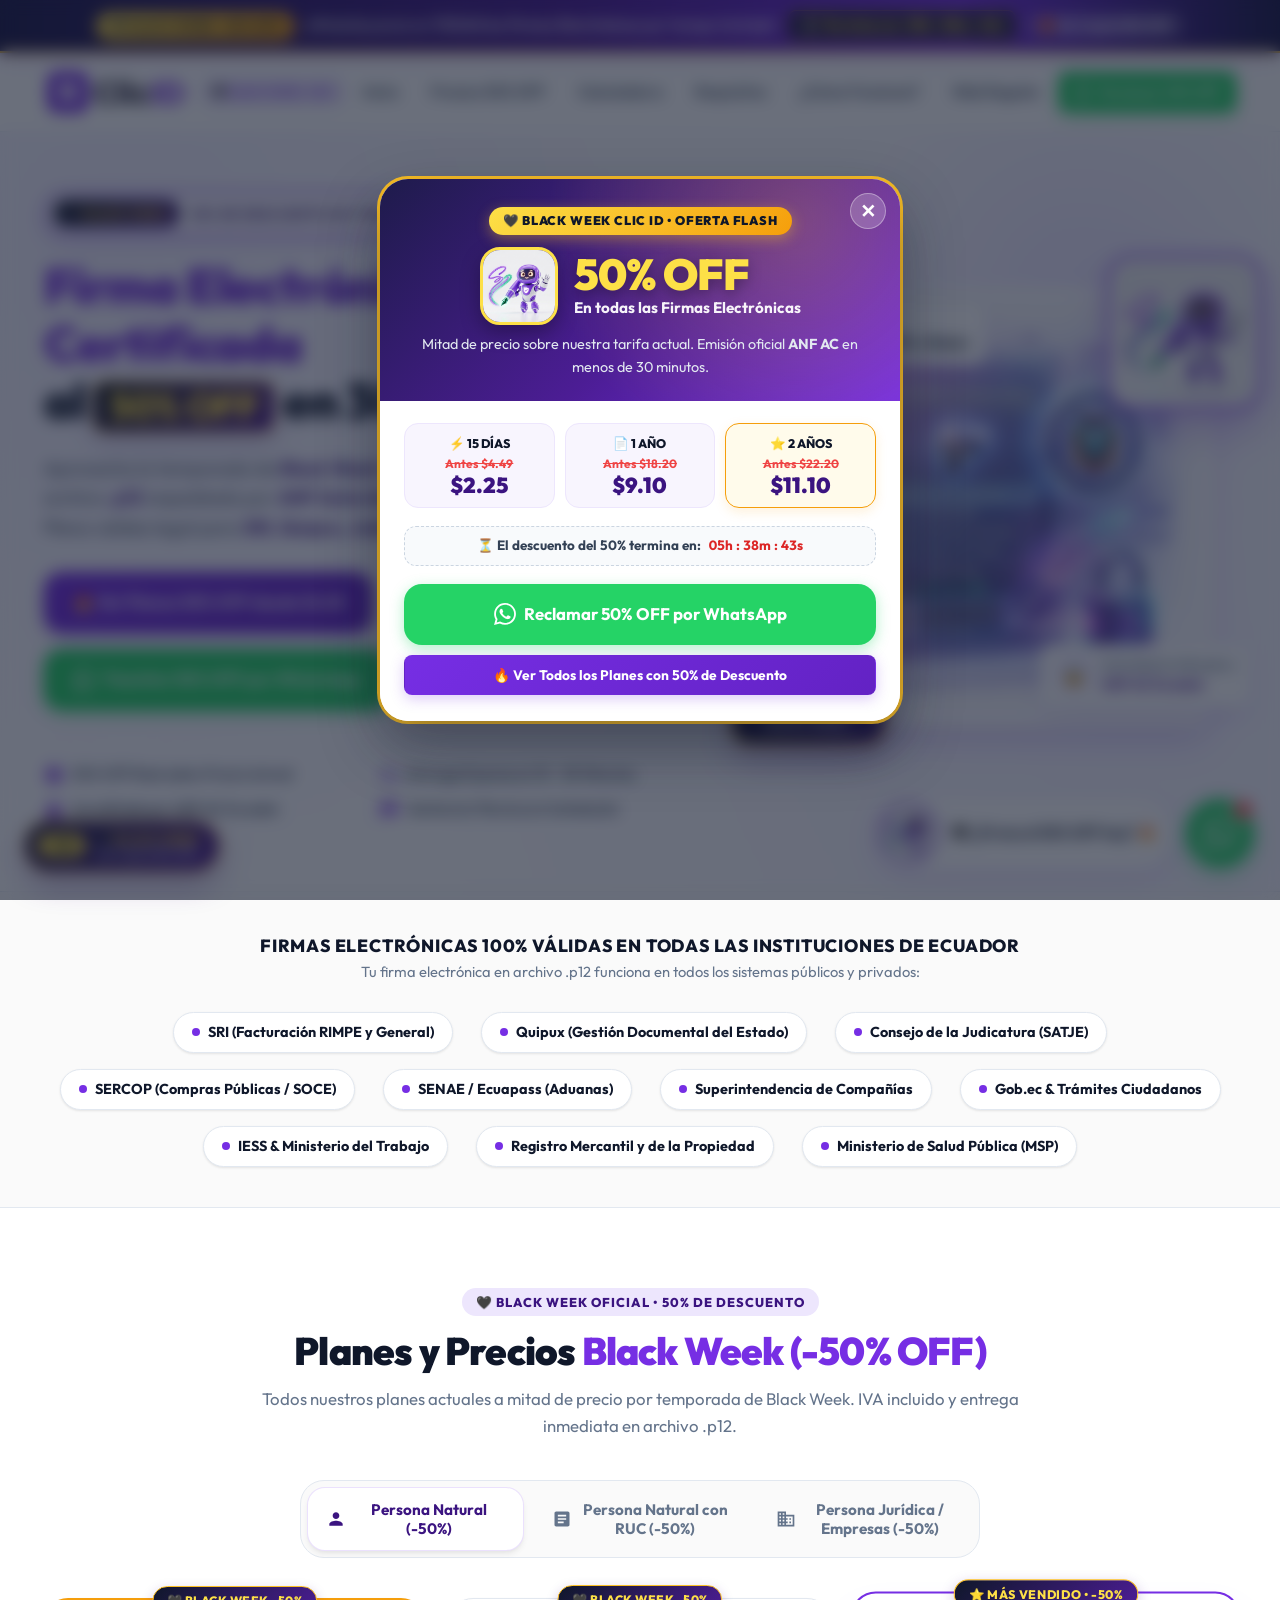
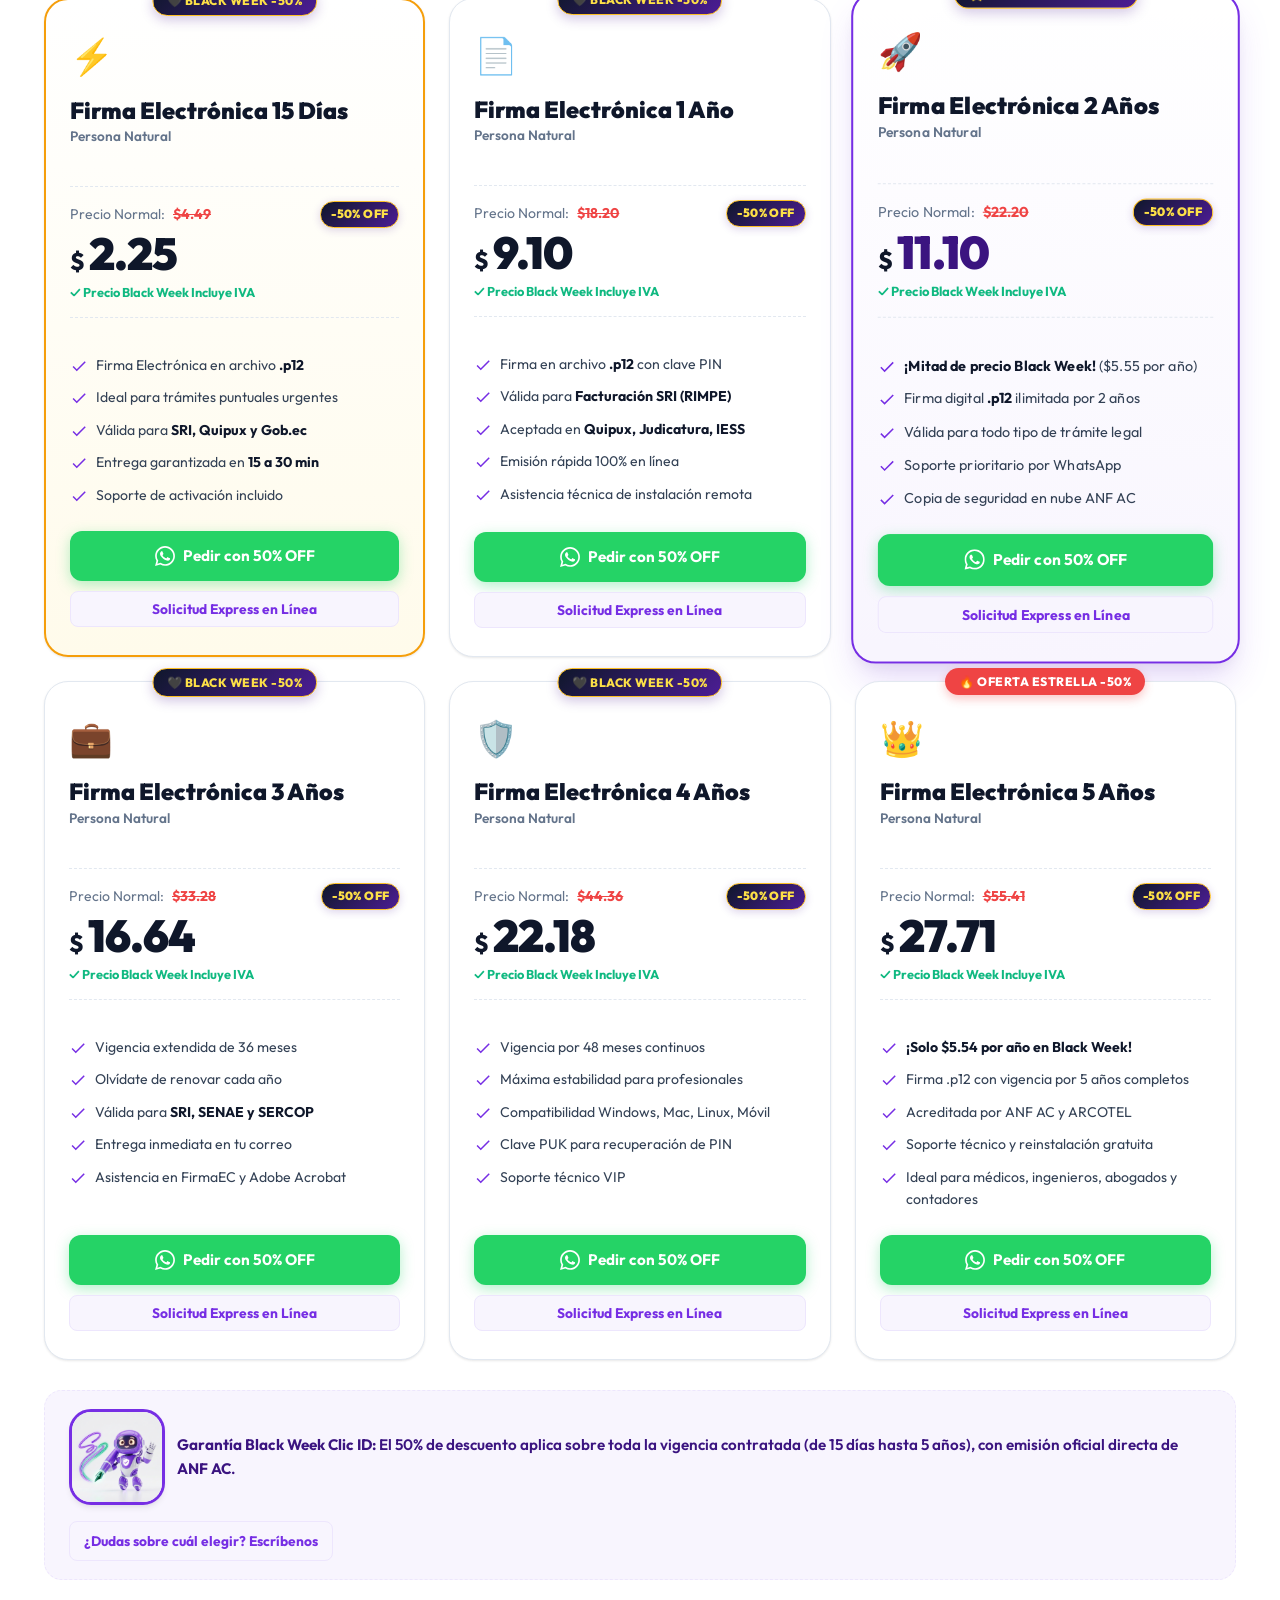
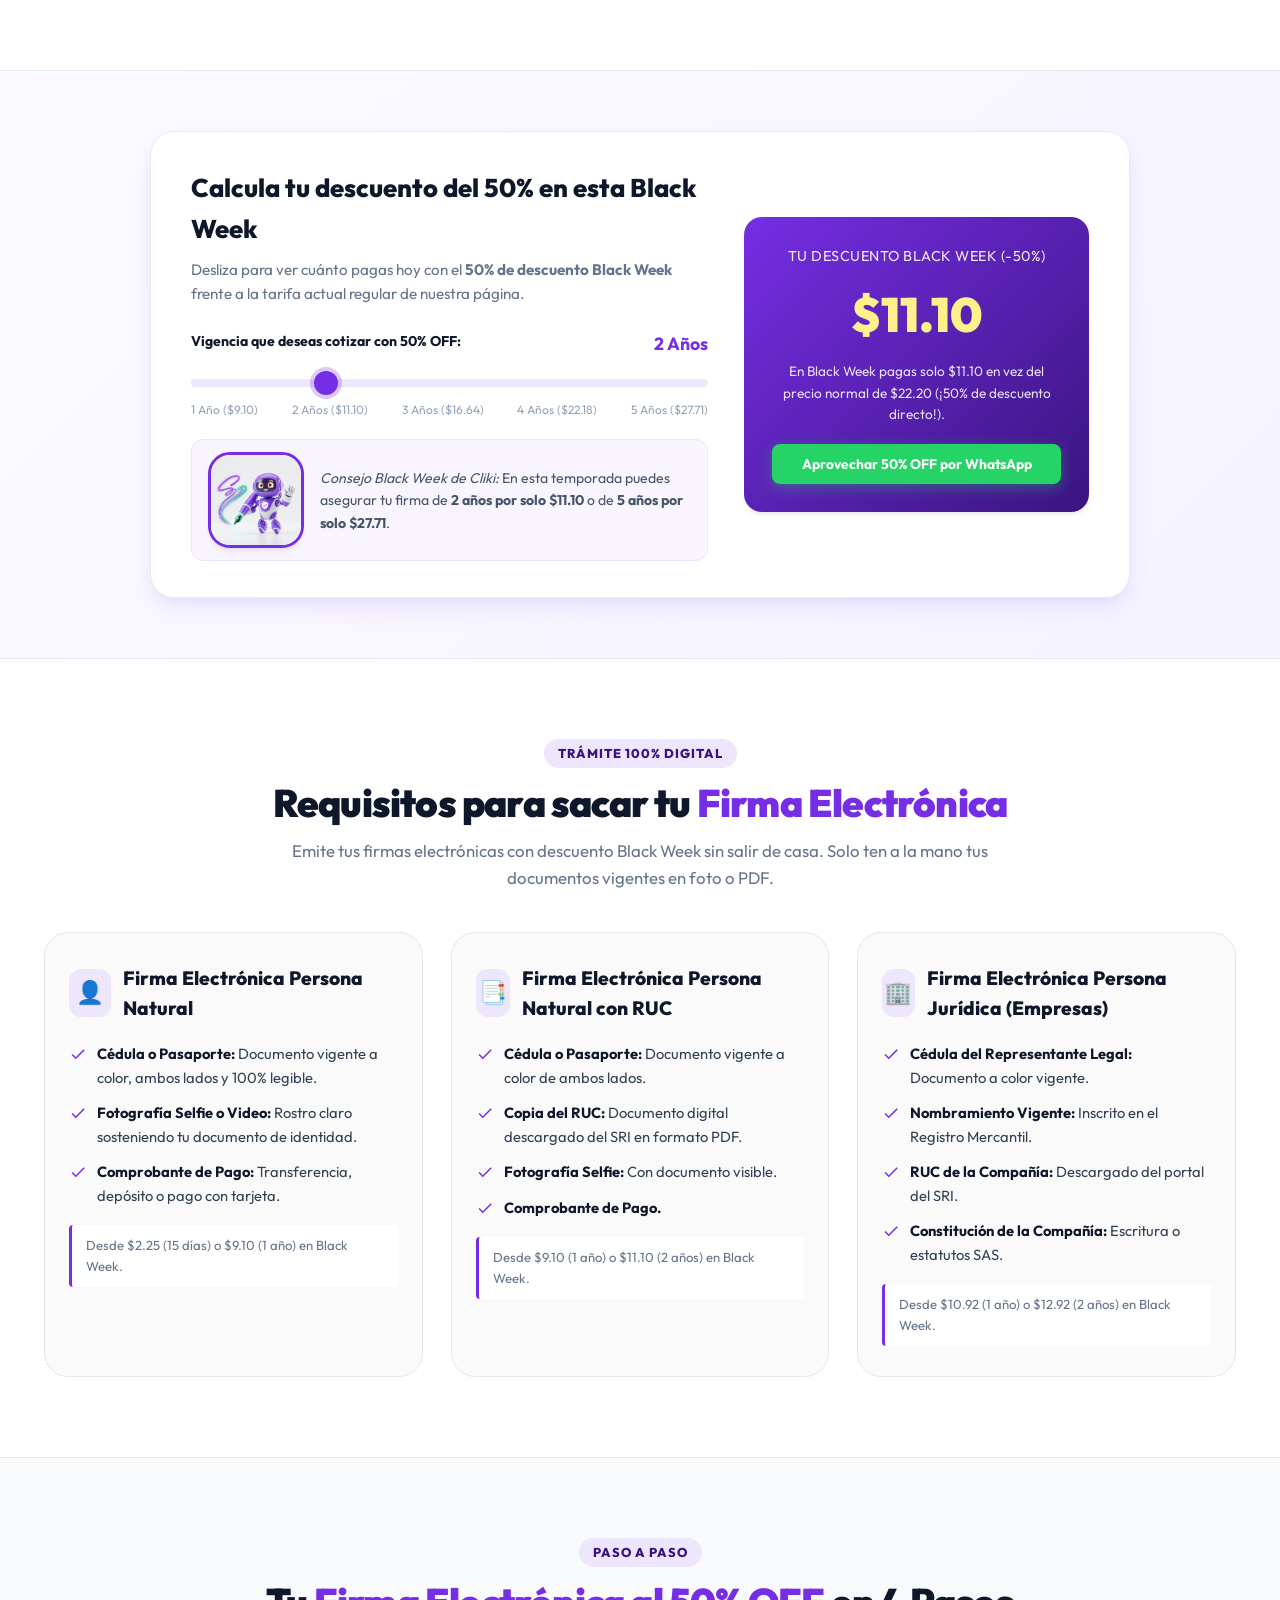
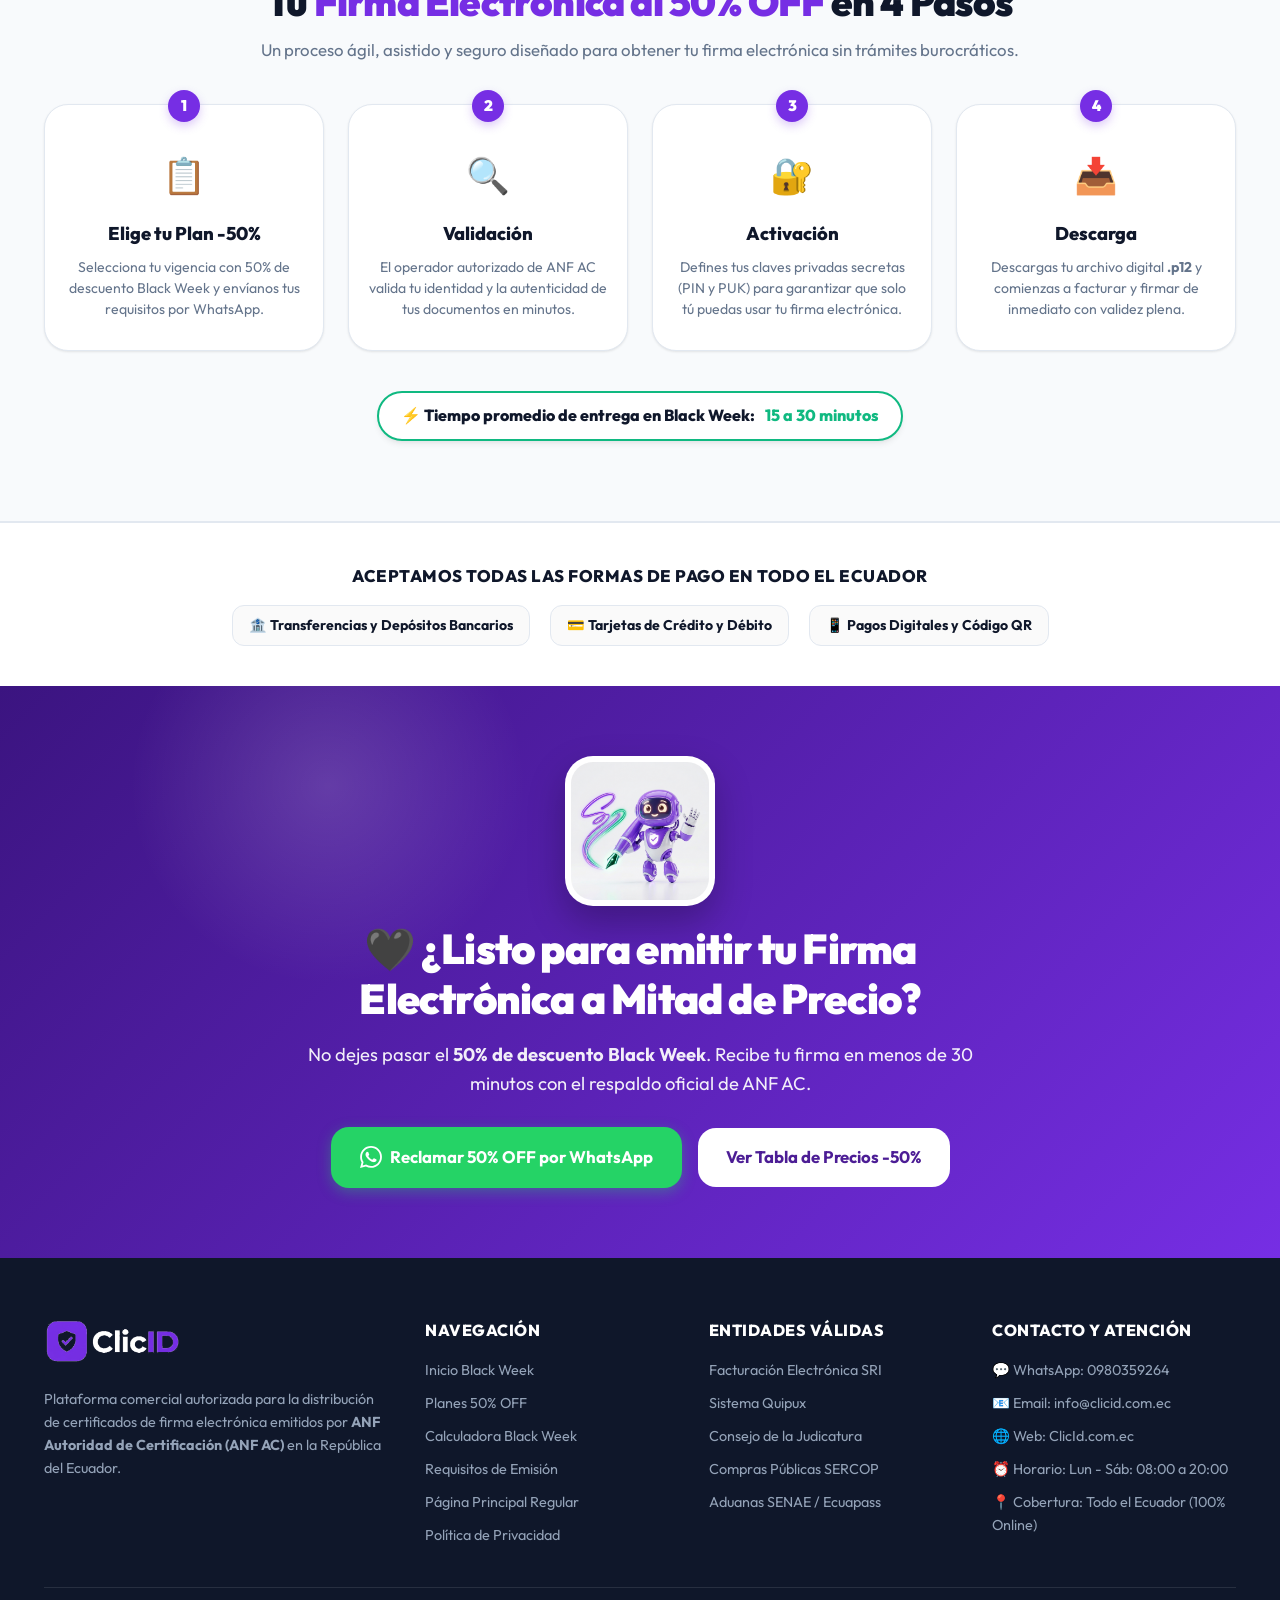
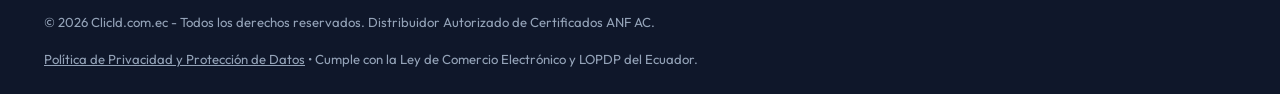
<file: black-week.html>
<!DOCTYPE html>
<html lang="es">
<head>
  <meta charset="UTF-8">
  <meta name="viewport" content="width=device-width, initial-scale=1.0">
  
  <!-- Primary Meta Tags (Black Week 50% OFF) -->
  <title>BLACK WEEK 50% OFF | Firma Electrónica en Ecuador desde $2.25 - Clic ID ANF AC</title>
  <meta name="title" content="BLACK WEEK 50% OFF | Firma Electrónica en Ecuador desde $2.25 - Clic ID ANF AC">
  <meta name="description" content="¡Black Week Clic ID! 50% de descuento en todas las Firmas Electrónicas Certificadas ANF AC en Ecuador. Archivo .p12 en menos de 30 minutos desde $2.25 (15 días), 1 año por $9.10 y 2 años por $11.10.">
  <meta name="keywords" content="black week firma electronica ecuador, descuento firma electronica, firma electronica 50% descuento, firmas electronicas ecuador, firma electronica sri, anf ac ecuador, clic id black week">
  <meta name="robots" content="index, follow">
  <link rel="canonical" href="https://clicid.com.ec/black-week.html">

  <!-- Open Graph / WhatsApp -->
  <meta property="og:type" content="website">
  <meta property="og:locale" content="es_EC">
  <meta property="og:site_name" content="Clic ID - Black Week 50% OFF">
  <meta property="og:url" content="https://clicid.com.ec/black-week.html">
  <meta property="og:title" content="🖤 BLACK WEEK: 50% de Descuento en Firmas Electrónicas | Clic ID">
  <meta property="og:description" content="Obtén tu Firma Electrónica Certificada ANF AC a MITAD DE PRECIO en menos de 30 minutos. Planes desde $2.25 con IVA incluido.">
  <meta property="og:image" content="https://clicid.com.ec/assets/hero-signature.jpg">

  <!-- Google Fonts: Outfit & Inter -->
  <link rel="preconnect" href="https://fonts.googleapis.com">
  <link rel="preconnect" href="https://fonts.gstatic.com" crossorigin>
  <link href="https://fonts.googleapis.com/css2?family=Outfit:wght@400;500;600;700;800;900&family=Inter:wght@400;500;600;700&display=swap" rel="stylesheet">

  <!-- Favicon -->
  <link rel="icon" type="image/png" href="assets/logo-icon.png">

  <!-- Estilos Base Claros (Lila + Blanco) + Pop-ups y Sellos Black Week -->
  <link rel="stylesheet" href="styles.css?v=3">
  <link rel="stylesheet" href="black-week.css?v=2">
</head>
<body>

  <!-- ==========================================================================
       Barra Superior de Urgencia BLACK WEEK
       ========================================================================== -->
  <div class="bw-top-bar">
    <div class="container">
      <span class="bw-pill-50">🖤 BLACK WEEK -50% OFF</span>
      <span>¡Mitad de precio en <strong>TODAS las Firmas Electrónicas</strong> por tiempo limitado!</span>
      <span class="bw-countdown-box">
        ⏳ Termina en: <span id="bwUrgencyTimer">05h : 38m : 45s</span>
      </span>
      <button type="button" class="bw-open-popup-link" id="topBarOpenPopupBtn">
        🎁 Ver Cupón 50% OFF
      </button>
    </div>
  </div>

  <!-- ==========================================================================
       Header / Navbar Principal (Limpio y Luminoso)
       ========================================================================== -->
  <header class="header">
    <div class="container">
      <nav class="navbar">
        <!-- Logo de Marca Oficial -->
        <a href="#inicio" class="logo" id="brandLogo">
          <img src="assets/logo.png" alt="Clic ID - Firmas Electrónicas Ecuador Black Week" class="brand-logo-img">
          <span class="logo-distributor-badge">🖤 <strong>BLACK WEEK -50%</strong></span>
        </a>

        <!-- Enlaces de Navegación -->
        <ul class="nav-links" id="navLinks">
          <li><a href="#inicio">Inicio</a></li>
          <li><a href="#precios">Precios 50% OFF</a></li>
          <li><a href="#calculadora">Calculadora</a></li>
          <li><a href="#requisitos">Requisitos</a></li>
          <li><a href="#proceso">¿Cómo Funciona?</a></li>
          <li><a href="index.html">Web Regular</a></li>
        </ul>

        <!-- Botón CTA en Navbar -->
        <div class="nav-cta-wrapper">
          <a href="https://wa.me/593980359264?text=Hola,%20quiero%20aprovechar%20el%2050%25%20de%20descuento%20de%20BLACK%20WEEK%20en%20mi%20firma%20electr%C3%B3nica" target="_blank" rel="noopener" class="btn btn-whatsapp btn-sm" id="navWhatsAppBtn">
            <svg width="18" height="18" viewBox="0 0 24 24" fill="currentColor">
              <path d="M.057 24l1.687-6.163c-1.041-1.804-1.588-3.849-1.587-5.946.003-6.556 5.338-11.891 11.893-11.891 3.181.001 6.167 1.24 8.413 3.488 2.245 2.248 3.481 5.236 3.48 8.414-.003 6.557-5.338 11.892-11.893 11.892-1.99-.001-3.951-.5-5.688-1.448l-6.305 1.654zm6.597-3.807c1.676.995 3.276 1.591 5.392 1.592 5.448 0 9.886-4.434 9.889-9.885.002-5.462-4.415-9.89-9.881-9.892-5.452 0-9.887 4.434-9.889 9.884-.001 2.225.651 3.891 1.746 5.634l-.999 3.648 3.742-.981zm11.387-5.464c-.074-.124-.272-.198-.57-.347-.297-.149-1.758-.868-2.031-.967-.272-.099-.47-.149-.669.149-.198.297-.768.967-.941 1.165-.173.198-.347.223-.644.074-.297-.149-1.255-.462-2.39-1.475-.883-.788-1.48-1.761-1.653-2.059-.173-.297-.018-.458.13-.606.134-.133.297-.347.446-.521.151-.172.2-.296.3-.495.099-.198.05-.372-.025-.521-.075-.148-.669-1.611-.916-2.206-.242-.579-.487-.501-.669-.51l-.57-.01c-.198 0-.52.074-.792.372s-1.04 1.016-1.04 2.479 1.065 2.876 1.213 3.074c.149.198 2.095 3.2 5.076 4.487.709.306 1.263.489 1.694.626.712.226 1.36.194 1.872.118.571-.085 1.758-.719 2.006-1.413.248-.695.248-1.29.173-1.414z"/>
            </svg>
            <span>Reclamar 50% OFF</span>
          </a>

          <!-- Botón Menú Móvil -->
          <button class="mobile-toggle" id="mobileToggle" aria-label="Abrir Menú">
            ☰
          </button>
        </div>
      </nav>
    </div>
  </header>

  <!-- ==========================================================================
       Hero Section (Diseño Luminoso Original + Sellos Black Week 50% OFF)
       ========================================================================== -->
  <section class="hero" id="inicio">
    <div class="container">
      <div class="hero-grid">
        <!-- Contenido Izquierdo -->
        <div class="hero-content">
          <div class="bw-hero-ribbon">
            <span class="bw-fire">🖤 BLACK WEEK</span>
            <span>50% DE DESCUENTO EN TODAS LAS VIGENCIAS</span>
          </div>

          <h1 class="hero-title">
            <span class="highlight">Firma Electrónica Certificada</span> al <span class="bw-50-highlight">50% OFF</span> en 30 minutos
          </h1>

          <p class="hero-subtitle">
            Aprovecha la temporada de <strong>Black Week Clic ID</strong> y obtén tu firma electrónica en archivo <strong>.p12</strong> respaldada por <strong>ANF Autoridad de Certificación</strong> a mitad de precio. Plena validez legal para <strong>SRI, Quipux, Judicatura, SERCOP, SENAE y Supercias</strong>.
          </p>

          <div class="hero-cta-group">
            <a href="#precios" class="btn btn-primary btn-lg" id="heroCtaPrecios">
              <span>🔥 Ver Planes 50% OFF desde $2.25</span>
            </a>
            <a href="https://wa.me/593980359264?text=Hola,%20quiero%20aprovechar%20la%20promoci%C3%B3n%20BLACK%20WEEK%20(50%25%20OFF)%20en%20mi%20firma%20electr%C3%B3nica" target="_blank" rel="noopener" class="btn btn-whatsapp btn-lg" id="heroCtaWa">
              <svg width="22" height="22" viewBox="0 0 24 24" fill="currentColor">
                <path d="M.057 24l1.687-6.163c-1.041-1.804-1.588-3.849-1.587-5.946.003-6.556 5.338-11.891 11.893-11.891 3.181.001 6.167 1.24 8.413 3.488 2.245 2.248 3.481 5.236 3.48 8.414-.003 6.557-5.338 11.892-11.893 11.892-1.99-.001-3.951-.5-5.688-1.448l-6.305 1.654zm6.597-3.807c1.676.995 3.276 1.591 5.392 1.592 5.448 0 9.886-4.434 9.889-9.885.002-5.462-4.415-9.89-9.881-9.892-5.452 0-9.887 4.434-9.889 9.884-.001 2.225.651 3.891 1.746 5.634l-.999 3.648 3.742-.981zm11.387-5.464c-.074-.124-.272-.198-.57-.347-.297-.149-1.758-.868-2.031-.967-.272-.099-.47-.149-.669.149-.198.297-.768.967-.941 1.165-.173.198-.347.223-.644.074-.297-.149-1.255-.462-2.39-1.475-.883-.788-1.48-1.761-1.653-2.059-.173-.297-.018-.458.13-.606.134-.133.297-.347.446-.521.151-.172.2-.296.3-.495.099-.198.05-.372-.025-.521-.075-.148-.669-1.611-.916-2.206-.242-.579-.487-.501-.669-.51l-.57-.01c-.198 0-.52.074-.792.372s-1.04 1.016-1.04 2.479 1.065 2.876 1.213 3.074c.149.198 2.095 3.2 5.076 4.487.709.306 1.263.489 1.694.626.712.226 1.36.194 1.872.118.571-.085 1.758-.719 2.006-1.413.248-.695.248-1.29.173-1.414z"/>
              </svg>
              <span>Tramitar 50% OFF por WhatsApp</span>
            </a>
          </div>

          <!-- Puntos de Confianza -->
          <div class="hero-trust-list">
            <div class="trust-item">
              <svg width="20" height="20" viewBox="0 0 24 24" fill="currentColor">
                <path d="M12 2C6.48 2 2 6.48 2 12s4.48 10 10 10 10-4.48 10-10S17.52 2 12 2zm-2 15l-5-5 1.41-1.41L10 14.17l7.59-7.59L19 8l-9 9z"/>
              </svg>
              <span>50% OFF Real sobre Precio Actual</span>
            </div>
            <div class="trust-item">
              <svg width="20" height="20" viewBox="0 0 24 24" fill="currentColor">
                <path d="M11.99 2C6.47 2 2 6.48 2 12s4.47 10 9.99 10C17.52 22 22 17.52 22 12S17.52 2 11.99 2zM12 20c-4.42 0-8-3.58-8-8s3.58-8 8-8 8 3.58 8 8-3.58 8-8 8zm.5-13H11v6l5.25 3.15.75-1.23-4.5-2.67z"/>
              </svg>
              <span>Entrega Express en 15 - 30 Minutos</span>
            </div>
            <div class="trust-item">
              <svg width="20" height="20" viewBox="0 0 24 24" fill="currentColor">
                <path d="M18 8h-1V6c0-2.76-2.24-5-5-5S7 3.24 7 6v2H6c-1.1 0-2 .9-2 2v10c0 1.1.9 2 2 2h12c1.1 0 2-.9 2-2V10c0-1.1-.9-2-2-2zm-6 9c-1.1 0-2-.9-2-2s.9-2 2-2 2 .9 2 2-.9 2-2 2zm3.1-9H8.9V6c0-1.71 1.39-3.1 3.1-3.1 1.71 0 3.1 1.39 3.1 3.1v2z"/>
              </svg>
              <span>Acreditada por ANF AC Ecuador</span>
            </div>
            <div class="trust-item">
              <svg width="20" height="20" viewBox="0 0 24 24" fill="currentColor">
                <path d="M20 2H4c-1.1 0-1.99.9-1.99 2L2 22l4-4h14c1.1 0 2-.9 2-2V4c0-1.1-.9-2-2-2zM6 9h12v2H6V9zm8 5H6v-2h8v2zm4-6H6V6h12v2z"/>
              </svg>
              <span>Asistencia Técnica en Instalación</span>
            </div>
          </div>
        </div>

        <!-- Visual / Imagen 3D Hero -->
        <div class="hero-visual">
          <div class="floating-badge badge-top">
            <div class="badge-icon-wrap green">✓</div>
            <div>
              <div style="font-size:0.75rem;color:#64748b;">Estado de Emisión</div>
              <div style="color:#0f172a;">Aprobada para SRI y Quipux</div>
            </div>
          </div>

          <div class="hero-img-wrapper">
            <img src="assets/hero-signature.jpg?v=2" alt="Documento Oficial Quipux con Firma Electrónica Ecuador ANF AC - Clic ID Black Week" width="440" height="440">
          </div>

          <div class="hero-mascot-corner" title="Cliki - Tu asistente de Firma Electrónica">
            <img src="assets/mascot-clicid.jpg" alt="Mascota Clic ID" width="150" height="150">
          </div>

          <!-- Sello Especial 50% OFF -->
          <div class="bw-floating-50-seal">
            <span class="big">-50% OFF</span>
            <span class="small">Black Week</span>
          </div>

          <div class="floating-badge badge-bottom">
            <div class="badge-icon-wrap purple">🔒</div>
            <div>
              <div style="font-size:0.75rem;color:#64748b;">Autoridad Certificadora</div>
              <div style="color:#4c1d95;font-weight:800;">ANF AC Ecuador</div>
            </div>
          </div>
        </div>
      </div>
    </div>
  </section>

  <!-- ==========================================================================
       Entidades Oficiales Aceptadas en Ecuador
       ========================================================================== -->
  <section class="entities-section">
    <div class="container">
      <div class="entities-header">
        <h2>Firmas Electrónicas 100% Válidas en Todas las Instituciones de Ecuador</h2>
        <p>Tu firma electrónica en archivo .p12 funciona en todos los sistemas públicos y privados:</p>
      </div>

      <div class="entities-grid">
        <div class="entity-chip"><span class="dot"></span> SRI (Facturación RIMPE y General)</div>
        <div class="entity-chip"><span class="dot"></span> Quipux (Gestión Documental del Estado)</div>
        <div class="entity-chip"><span class="dot"></span> Consejo de la Judicatura (SATJE)</div>
        <div class="entity-chip"><span class="dot"></span> SERCOP (Compras Públicas / SOCE)</div>
        <div class="entity-chip"><span class="dot"></span> SENAE / Ecuapass (Aduanas)</div>
        <div class="entity-chip"><span class="dot"></span> Superintendencia de Compañías</div>
        <div class="entity-chip"><span class="dot"></span> Gob.ec & Trámites Ciudadanos</div>
        <div class="entity-chip"><span class="dot"></span> IESS & Ministerio del Trabajo</div>
        <div class="entity-chip"><span class="dot"></span> Registro Mercantil y de la Propiedad</div>
        <div class="entity-chip"><span class="dot"></span> Ministerio de Salud Pública (MSP)</div>
      </div>
    </div>
  </section>

  <!-- ==========================================================================
       Sección de Precios & Vigencias BLACK WEEK (50% OFF)
       ========================================================================== -->
  <section class="pricing-section" id="precios">
    <div class="container">
      <div class="section-head">
        <span class="section-tag">🖤 BLACK WEEK OFICIAL • 50% DE DESCUENTO</span>
        <h2 class="section-title">Planes y Precios <span>Black Week (-50% OFF)</span></h2>
        <p class="section-desc">
          Todos nuestros planes actuales a mitad de precio por temporada de Black Week. IVA incluido y entrega inmediata en archivo .p12.
        </p>
      </div>

      <!-- Tabs de Categoría -->
      <div class="pricing-tabs-nav" role="tablist">
        <button class="tab-btn active" data-category="persona-natural" id="tabPersonaNatural">
          <svg width="20" height="20" viewBox="0 0 24 24" fill="currentColor">
            <path d="M12 12c2.21 0 4-1.79 4-4s-1.79-4-4-4-4 1.79-4 4 1.79 4 4 4zm0 2c-2.67 0-8 1.34-8 4v2h16v-2c0-2.66-5.33-4-8-4z"/>
          </svg>
          <span>Persona Natural (-50%)</span>
        </button>

        <button class="tab-btn" data-category="persona-natural-ruc" id="tabPersonaRuc">
          <svg width="20" height="20" viewBox="0 0 24 24" fill="currentColor">
            <path d="M19 3H5c-1.11 0-2 .9-2 2v14c0 1.1.89 2 2 2h14c1.1 0 2-.9 2-2V5c0-1.1-.9-2-2-2zm-5 14H7v-2h7v2zm3-4H7v-2h10v2zm0-4H7V7h10v2z"/>
          </svg>
          <span>Persona Natural con RUC (-50%)</span>
        </button>

        <button class="tab-btn" data-category="persona-juridica" id="tabPersonaJuridica">
          <svg width="20" height="20" viewBox="0 0 24 24" fill="currentColor">
            <path d="M12 7V3H2v18h20V7H12zM6 19H4v-2h2v2zm0-4H4v-2h2v2zm0-4H4V9h2v2zm0-4H4V5h2v2zm4 12H8v-2h2v2zm0-4H8v-2h2v2zm0-4H8V9h2v2zm0-4H8V5h2v2zm10 12h-8v-2h2v-2h-2v-2h2v-2h-2V9h8v10zm-2-8h-2v2h2v-2zm0 4h-2v2h2v-2z"/>
          </svg>
          <span>Persona Jurídica / Empresas (-50%)</span>
        </button>
      </div>

      <!-- Grid de Tarjetas (Renderizado Dinámicamente por black-week.js) -->
      <div class="pricing-grid" id="pricingGrid">
        <!-- Tarjetas dinámicas 50% OFF -->
      </div>

      <!-- Banner Inferior de Garantía -->
      <div class="pricing-footer-banner">
        <div class="pricing-footer-text">
          <img src="assets/mascot-clicid.jpg" alt="Mascota Clic ID" class="mini-mascot-avatar">
          <span>
            <strong>Garantía Black Week Clic ID:</strong> El 50% de descuento aplica sobre toda la vigencia contratada (de 15 días hasta 5 años), con emisión oficial directa de <strong>ANF AC</strong>.
          </span>
        </div>
        <a href="https://wa.me/593980359264?text=Hola,%20tengo%20dudas%20sobre%20los%20planes%20BLACK%20WEEK%20al%2050%25%20OFF" target="_blank" rel="noopener" class="btn btn-outline btn-sm">
          ¿Dudas sobre cuál elegir? Escríbenos
        </a>
      </div>
    </div>
  </section>

  <!-- ==========================================================================
       Calculadora Interactiva de Ahorro BLACK WEEK
       ========================================================================== -->
  <section class="calculator-section" id="calculadora">
    <div class="container">
      <div class="calc-box">
        <div class="calc-grid">
          <div class="calc-left">
            <h3>Calcula tu descuento del 50% en esta Black Week</h3>
            <p>
              Desliza para ver cuánto pagas hoy con el <strong>50% de descuento Black Week</strong> frente a la tarifa actual regular de nuestra página.
            </p>

            <div class="slider-group">
              <div class="slider-labels">
                <span>Vigencia que deseas cotizar con 50% OFF:</span>
                <span class="val" id="sliderYearsVal">2 Años</span>
              </div>
              <input type="range" min="1" max="5" value="2" class="range-slider" id="yearsSlider">
              <div style="display:flex;justify-content:space-between;font-size:0.75rem;color:#94a3b8;margin-top:6px;">
                <span>1 Año ($9.10)</span>
                <span>2 Años ($11.10)</span>
                <span>3 Años ($16.64)</span>
                <span>4 Años ($22.18)</span>
                <span>5 Años ($27.71)</span>
              </div>
            </div>

            <div class="calc-mascot-tip">
              <img src="assets/mascot-clicid.jpg" alt="Consejo Mascota Clic ID" class="mini-mascot-avatar">
              <p style="font-size:0.88rem;color:#475569;margin-bottom:0;">
                <em>Consejo Black Week de Cliki:</em> En esta temporada puedes asegurar tu firma de <strong>2 años por solo $11.10</strong> o de <strong>5 años por solo $27.71</strong>.
              </p>
            </div>
          </div>

          <div class="calc-right">
            <div class="calc-label">Tu Descuento Black Week (-50%)</div>
            <div class="calc-savings-num" id="calcSavingsNum">$11.10</div>
            <div class="calc-details" id="calcDetails">En Black Week pagas solo $11.10 en vez del precio normal de $22.20 (¡50% de descuento directo!).</div>
            <a href="https://wa.me/593980359264?text=Hola,%20quiero%20aprovechar%20el%2050%25%20OFF%20de%20BLACK%20WEEK%20en%20la%20firma%20de%202%20A%C3%B1os%20por%20$11.10" target="_blank" rel="noopener" class="btn btn-whatsapp btn-sm" id="calcWaBtn" style="width:100%;">
              Aprovechar 50% OFF por WhatsApp
            </a>
          </div>
        </div>
      </div>
    </div>
  </section>

  <!-- ==========================================================================
       Requisitos de Emisión
       ========================================================================== -->
  <section class="requirements-section" id="requisitos">
    <div class="container">
      <div class="section-head">
        <span class="section-tag">Trámite 100% Digital</span>
        <h2 class="section-title">Requisitos para sacar tu <span>Firma Electrónica</span></h2>
        <p class="section-desc">
          Emite tus firmas electrónicas con descuento Black Week sin salir de casa. Solo ten a la mano tus documentos vigentes en foto o PDF.
        </p>
      </div>

      <div class="req-grid">
        <div class="req-card">
          <div class="req-header">
            <div class="req-icon-box">👤</div>
            <h3>Firma Electrónica Persona Natural</h3>
          </div>
          <ul class="req-list">
            <li>
              <svg width="18" height="18" viewBox="0 0 24 24" fill="currentColor"><path d="M9 16.17L4.83 12l-1.42 1.41L9 19 21 7l-1.41-1.41z"/></svg>
              <span><strong>Cédula o Pasaporte:</strong> Documento vigente a color, ambos lados y 100% legible.</span>
            </li>
            <li>
              <svg width="18" height="18" viewBox="0 0 24 24" fill="currentColor"><path d="M9 16.17L4.83 12l-1.42 1.41L9 19 21 7l-1.41-1.41z"/></svg>
              <span><strong>Fotografía Selfie o Video:</strong> Rostro claro sosteniendo tu documento de identidad.</span>
            </li>
            <li>
              <svg width="18" height="18" viewBox="0 0 24 24" fill="currentColor"><path d="M9 16.17L4.83 12l-1.42 1.41L9 19 21 7l-1.41-1.41z"/></svg>
              <span><strong>Comprobante de Pago:</strong> Transferencia, depósito o pago con tarjeta.</span>
            </li>
          </ul>
          <div class="req-note">Desde $2.25 (15 días) o $9.10 (1 año) en Black Week.</div>
        </div>

        <div class="req-card">
          <div class="req-header">
            <div class="req-icon-box">📑</div>
            <h3>Firma Electrónica Persona Natural con RUC</h3>
          </div>
          <ul class="req-list">
            <li>
              <svg width="18" height="18" viewBox="0 0 24 24" fill="currentColor"><path d="M9 16.17L4.83 12l-1.42 1.41L9 19 21 7l-1.41-1.41z"/></svg>
              <span><strong>Cédula o Pasaporte:</strong> Documento vigente a color de ambos lados.</span>
            </li>
            <li>
              <svg width="18" height="18" viewBox="0 0 24 24" fill="currentColor"><path d="M9 16.17L4.83 12l-1.42 1.41L9 19 21 7l-1.41-1.41z"/></svg>
              <span><strong>Copia del RUC:</strong> Documento digital descargado del SRI en formato PDF.</span>
            </li>
            <li>
              <svg width="18" height="18" viewBox="0 0 24 24" fill="currentColor"><path d="M9 16.17L4.83 12l-1.42 1.41L9 19 21 7l-1.41-1.41z"/></svg>
              <span><strong>Fotografía Selfie:</strong> Con documento visible.</span>
            </li>
            <li>
              <svg width="18" height="18" viewBox="0 0 24 24" fill="currentColor"><path d="M9 16.17L4.83 12l-1.42 1.41L9 19 21 7l-1.41-1.41z"/></svg>
              <span><strong>Comprobante de Pago.</strong></span>
            </li>
          </ul>
          <div class="req-note">Desde $9.10 (1 año) o $11.10 (2 años) en Black Week.</div>
        </div>

        <div class="req-card">
          <div class="req-header">
            <div class="req-icon-box">🏢</div>
            <h3>Firma Electrónica Persona Jurídica (Empresas)</h3>
          </div>
          <ul class="req-list">
            <li>
              <svg width="18" height="18" viewBox="0 0 24 24" fill="currentColor"><path d="M9 16.17L4.83 12l-1.42 1.41L9 19 21 7l-1.41-1.41z"/></svg>
              <span><strong>Cédula del Representante Legal:</strong> Documento a color vigente.</span>
            </li>
            <li>
              <svg width="18" height="18" viewBox="0 0 24 24" fill="currentColor"><path d="M9 16.17L4.83 12l-1.42 1.41L9 19 21 7l-1.41-1.41z"/></svg>
              <span><strong>Nombramiento Vigente:</strong> Inscrito en el Registro Mercantil.</span>
            </li>
            <li>
              <svg width="18" height="18" viewBox="0 0 24 24" fill="currentColor"><path d="M9 16.17L4.83 12l-1.42 1.41L9 19 21 7l-1.41-1.41z"/></svg>
              <span><strong>RUC de la Compañía:</strong> Descargado del portal del SRI.</span>
            </li>
            <li>
              <svg width="18" height="18" viewBox="0 0 24 24" fill="currentColor"><path d="M9 16.17L4.83 12l-1.42 1.41L9 19 21 7l-1.41-1.41z"/></svg>
              <span><strong>Constitución de la Compañía:</strong> Escritura o estatutos SAS.</span>
            </li>
          </ul>
          <div class="req-note">Desde $10.92 (1 año) o $12.92 (2 años) en Black Week.</div>
        </div>
      </div>
    </div>
  </section>

  <!-- ==========================================================================
       Proceso en 4 Pasos
       ========================================================================== -->
  <section class="process-section" id="proceso">
    <div class="container">
      <div class="section-head">
        <span class="section-tag">Paso a Paso</span>
        <h2 class="section-title">Tu <span>Firma Electrónica al 50% OFF</span> en 4 Pasos</h2>
        <p class="section-desc">
          Un proceso ágil, asistido y seguro diseñado para obtener tu firma electrónica sin trámites burocráticos.
        </p>
      </div>

      <div class="steps-grid">
        <div class="step-card">
          <div class="step-number">1</div>
          <div class="step-icon">📋</div>
          <h3 class="step-title">Elige tu Plan -50%</h3>
          <p class="step-desc">
            Selecciona tu vigencia con 50% de descuento Black Week y envíanos tus requisitos por WhatsApp.
          </p>
        </div>

        <div class="step-card">
          <div class="step-number">2</div>
          <div class="step-icon">🔍</div>
          <h3 class="step-title">Validación</h3>
          <p class="step-desc">
            El operador autorizado de ANF AC valida tu identidad y la autenticidad de tus documentos en minutos.
          </p>
        </div>

        <div class="step-card">
          <div class="step-number">3</div>
          <div class="step-icon">🔐</div>
          <h3 class="step-title">Activación</h3>
          <p class="step-desc">
            Defines tus claves privadas secretas (PIN y PUK) para garantizar que solo tú puedas usar tu firma electrónica.
          </p>
        </div>

        <div class="step-card">
          <div class="step-number">4</div>
          <div class="step-icon">📥</div>
          <h3 class="step-title">Descarga</h3>
          <p class="step-desc">
            Descargas tu archivo digital <strong>.p12</strong> y comienzas a facturar y firmar de inmediato con validez plena.
          </p>
        </div>
      </div>

      <div class="process-time-badge">
        <div class="time-pill">
          <span>⚡ Tiempo promedio de entrega en Black Week:</span>
          <span class="highlight">15 a 30 minutos</span>
        </div>
      </div>
    </div>
  </section>

  <!-- ==========================================================================
       Métodos de Pago
       ========================================================================== -->
  <section class="payments-section" id="pagos">
    <div class="container">
      <div class="payments-wrapper">
        <h4>Aceptamos Todas las Formas de Pago en Todo el Ecuador</h4>
        <div class="payments-badges">
          <div class="payment-badge">🏦 Transferencias y Depósitos Bancarios</div>
          <div class="payment-badge">💳 Tarjetas de Crédito y Débito</div>
          <div class="payment-badge">📱 Pagos Digitales y Código QR</div>
        </div>
      </div>
    </div>
  </section>

  <!-- ==========================================================================
       Pre-Footer CTA Banner BLACK WEEK
       ========================================================================== -->
  <section class="cta-banner-section">
    <div class="container">
      <div class="cta-banner-content">
        <div class="cta-mascot-badge">
          <img src="assets/mascot-clicid.jpg" alt="Mascota Clic ID - Black Week Firma Electrónica Ecuador" width="150" height="150">
        </div>
        <h2>🖤 ¿Listo para emitir tu Firma Electrónica a Mitad de Precio?</h2>
        <p>
          No dejes pasar el <strong>50% de descuento Black Week</strong>. Recibe tu firma en menos de 30 minutos con el respaldo oficial de ANF AC.
        </p>
        <div class="cta-banner-buttons">
          <a href="https://wa.me/593980359264?text=Hola,%20quiero%20aprovechar%20el%2050%25%20de%20descuento%20de%20BLACK%20WEEK%20para%20mi%20firma%20electr%C3%B3nica" target="_blank" rel="noopener" class="btn btn-whatsapp btn-lg">
            <svg width="22" height="22" viewBox="0 0 24 24" fill="currentColor">
              <path d="M.057 24l1.687-6.163c-1.041-1.804-1.588-3.849-1.587-5.946.003-6.556 5.338-11.891 11.893-11.891 3.181.001 6.167 1.24 8.413 3.488 2.245 2.248 3.481 5.236 3.48 8.414-.003 6.557-5.338 11.892-11.893 11.892-1.99-.001-3.951-.5-5.688-1.448l-6.305 1.654zm6.597-3.807c1.676.995 3.276 1.591 5.392 1.592 5.448 0 9.886-4.434 9.889-9.885.002-5.462-4.415-9.89-9.881-9.892-5.452 0-9.887 4.434-9.889 9.884-.001 2.225.651 3.891 1.746 5.634l-.999 3.648 3.742-.981zm11.387-5.464c-.074-.124-.272-.198-.57-.347-.297-.149-1.758-.868-2.031-.967-.272-.099-.47-.149-.669.149-.198.297-.768.967-.941 1.165-.173.198-.347.223-.644.074-.297-.149-1.255-.462-2.39-1.475-.883-.788-1.48-1.761-1.653-2.059-.173-.297-.018-.458.13-.606.134-.133.297-.347.446-.521.151-.172.2-.296.3-.495.099-.198.05-.372-.025-.521-.075-.148-.669-1.611-.916-2.206-.242-.579-.487-.501-.669-.51l-.57-.01c-.198 0-.52.074-.792.372s-1.04 1.016-1.04 2.479 1.065 2.876 1.213 3.074c.149.198 2.095 3.2 5.076 4.487.709.306 1.263.489 1.694.626.712.226 1.36.194 1.872.118.571-.085 1.758-.719 2.006-1.413.248-.695.248-1.29.173-1.414z"/>
            </svg>
            <span>Reclamar 50% OFF por WhatsApp</span>
          </a>
          <a href="#precios" class="btn btn-outline btn-lg" style="background:#fff;color:#4c1d95;border:none;">
            Ver Tabla de Precios -50%
          </a>
        </div>
      </div>
    </div>
  </section>

  <!-- ==========================================================================
       Footer Principal
       ========================================================================== -->
  <footer class="footer">
    <div class="container">
      <div class="footer-grid">
        <div class="footer-brand">
          <a href="#inicio" class="logo">
            <img src="assets/logo-light.png" alt="Clic ID - Firmas Electrónicas" class="footer-logo-img">
          </a>
          <p>
            Plataforma comercial autorizada para la distribución de certificados de firma electrónica emitidos por <strong>ANF Autoridad de Certificación (ANF AC)</strong> en la República del Ecuador.
          </p>
        </div>

        <div class="footer-col">
          <h5>Navegación</h5>
          <ul>
            <li><a href="#inicio">Inicio Black Week</a></li>
            <li><a href="#precios">Planes 50% OFF</a></li>
            <li><a href="#calculadora">Calculadora Black Week</a></li>
            <li><a href="#requisitos">Requisitos de Emisión</a></li>
            <li><a href="index.html">Página Principal Regular</a></li>
            <li><a href="politica-de-privacidad.html">Política de Privacidad</a></li>
          </ul>
        </div>

        <div class="footer-col">
          <h5>Entidades Válidas</h5>
          <ul>
            <li><a href="#precios">Facturación Electrónica SRI</a></li>
            <li><a href="#precios">Sistema Quipux</a></li>
            <li><a href="#precios">Consejo de la Judicatura</a></li>
            <li><a href="#precios">Compras Públicas SERCOP</a></li>
            <li><a href="#precios">Aduanas SENAE / Ecuapass</a></li>
          </ul>
        </div>

        <div class="footer-col">
          <h5>Contacto y Atención</h5>
          <ul>
            <li>💬 WhatsApp: 0980359264</li>
            <li>📧 Email: info@clicid.com.ec</li>
            <li>🌐 Web: ClicId.com.ec</li>
            <li>⏰ Horario: Lun - Sáb: 08:00 a 20:00</li>
            <li>📍 Cobertura: Todo el Ecuador (100% Online)</li>
          </ul>
        </div>
      </div>

      <div class="footer-bottom">
        <div>
          © 2026 ClicId.com.ec - Todos los derechos reservados. Distribuidor Autorizado de Certificados ANF AC.
        </div>
        <div>
          <a href="politica-de-privacidad.html" style="text-decoration: underline;">Política de Privacidad y Protección de Datos</a> • Cumple con la Ley de Comercio Electrónico y LOPDP del Ecuador.
        </div>
      </div>
    </div>
  </footer>

  <!-- ==========================================================================
       POP-UP PROMOCIONAL BLACK WEEK (Aparece automáticamente y al hacer clic en el botón flotante)
       ========================================================================== -->
  <div class="bw-popup-overlay" id="bwPromoPopupOverlay">
    <div class="bw-popup-card">
      <button type="button" class="bw-popup-close" id="bwPopupCloseBtn" aria-label="Cerrar Promoción">✕</button>

      <div class="bw-popup-header">
        <div class="bw-popup-tag">🖤 BLACK WEEK CLIC ID • OFERTA FLASH</div>
        <div class="bw-popup-header-row">
          <img src="assets/mascot-clicid.jpg" alt="Mascota Cliki Black Week" class="bw-popup-mascot">
          <div class="bw-popup-discount-hero">
            <div class="percent">50% OFF</div>
            <div class="sub">En todas las Firmas Electrónicas</div>
          </div>
        </div>
        <p>Mitad de precio sobre nuestra tarifa actual. Emisión oficial <strong>ANF AC</strong> en menos de 30 minutos.</p>
      </div>

      <div class="bw-popup-body">
        <div class="bw-popup-mini-grid">
          <div class="bw-popup-price-pill">
            <div class="dur">⚡ 15 Días</div>
            <div class="old">Antes $4.49</div>
            <div class="now">$2.25</div>
          </div>
          <div class="bw-popup-price-pill">
            <div class="dur">📄 1 Año</div>
            <div class="old">Antes $18.20</div>
            <div class="now">$9.10</div>
          </div>
          <div class="bw-popup-price-pill featured">
            <div class="dur">⭐ 2 Años</div>
            <div class="old">Antes $22.20</div>
            <div class="now">$11.10</div>
          </div>
        </div>

        <div class="bw-popup-timer-strip">
          <span>⏳ El descuento del 50% termina en:</span>
          <strong id="bwPopupTimer">05h : 38m : 45s</strong>
        </div>

        <div class="bw-popup-actions">
          <a href="https://wa.me/593980359264?text=Hola,%20vi%20el%20Pop-up%20de%20BLACK%20WEEK%20y%20quiero%20reclamar%20el%2050%25%20de%20descuento%20en%20mi%20firma%20electr%C3%B3nica" target="_blank" rel="noopener" class="btn btn-whatsapp btn-lg" style="width:100%;">
            <svg width="22" height="22" viewBox="0 0 24 24" fill="currentColor">
              <path d="M.057 24l1.687-6.163c-1.041-1.804-1.588-3.849-1.587-5.946.003-6.556 5.338-11.891 11.893-11.891 3.181.001 6.167 1.24 8.413 3.488 2.245 2.248 3.481 5.236 3.48 8.414-.003 6.557-5.338 11.892-11.893 11.892-1.99-.001-3.951-.5-5.688-1.448l-6.305 1.654zm6.597-3.807c1.676.995 3.276 1.591 5.392 1.592 5.448 0 9.886-4.434 9.889-9.885.002-5.462-4.415-9.89-9.881-9.892-5.452 0-9.887 4.434-9.889 9.884-.001 2.225.651 3.891 1.746 5.634l-.999 3.648 3.742-.981zm11.387-5.464c-.074-.124-.272-.198-.57-.347-.297-.149-1.758-.868-2.031-.967-.272-.099-.47-.149-.669.149-.198.297-.768.967-.941 1.165-.173.198-.347.223-.644.074-.297-.149-1.255-.462-2.39-1.475-.883-.788-1.48-1.761-1.653-2.059-.173-.297-.018-.458.13-.606.134-.133.297-.347.446-.521.151-.172.2-.296.3-.495.099-.198.05-.372-.025-.521-.075-.148-.669-1.611-.916-2.206-.242-.579-.487-.501-.669-.51l-.57-.01c-.198 0-.52.074-.792.372s-1.04 1.016-1.04 2.479 1.065 2.876 1.213 3.074c.149.198 2.095 3.2 5.076 4.487.709.306 1.263.489 1.694.626.712.226 1.36.194 1.872.118.571-.085 1.758-.719 2.006-1.413.248-.695.248-1.29.173-1.414z"/>
            </svg>
            <span>Reclamar 50% OFF por WhatsApp</span>
          </a>
          <a href="#precios" class="btn btn-primary btn-sm" id="bwPopupSeePlansBtn" style="width:100%;">
            🔥 Ver Todos los Planes con 50% de Descuento
          </a>
        </div>
      </div>
    </div>
  </div>

  <!-- ==========================================================================
       Botón / Sticker Flotante Inferior Izquierdo para Abrir el Pop-up Black Week
       ========================================================================== -->
  <button type="button" class="bw-floating-launcher" id="bwFloatingLauncher" aria-label="Abrir Cupón Black Week 50% OFF">
    <span class="bw-launcher-badge">-50%</span>
    <span class="bw-launcher-text">
      <span class="title">🖤 BLACK WEEK</span>
      <span class="sub">Ver Cupón 50% OFF</span>
    </span>
  </button>

  <!-- ==========================================================================
       Widget Flotante de WhatsApp BLACK WEEK
       ========================================================================== -->
  <div class="whatsapp-floating-widget">
    <div class="wa-chat-popup" id="waChatPopup">
      <div class="wa-chat-header">
        <div class="wa-agent-info">
          <div class="wa-avatar">
            <img src="assets/mascot-clicid.jpg" alt="Mascota Clic ID" style="width:100%;height:100%;object-fit:cover;border-radius:50%;">
          </div>
          <div class="wa-agent-details">
            <h5>Cliki • Black Week 50% OFF</h5>
            <p><span class="online-dot"></span> En línea para ayudarte</p>
          </div>
        </div>
        <button class="wa-close-btn" id="waCloseBtn" aria-label="Cerrar Chat">×</button>
      </div>

      <div class="wa-chat-body">
        <div class="wa-message-bubble">
          ¡Hola! 🖤🔥 Estamos en <strong>BLACK WEEK con 50% de descuento</strong>. ¿Qué firma electrónica deseas tramitar hoy a mitad de precio?
          <div class="time">Justo ahora</div>
        </div>

        <div class="wa-quick-options">
          <button class="wa-option-btn" data-topic="la firma de 15 Días ($2.25)">
            🔥 Firma 15 Días ($2.25)
          </button>
          <button class="wa-option-btn" data-topic="la firma de 1 Año ($9.10)">
            🔥 Firma 1 Año ($9.10)
          </button>
          <button class="wa-option-btn" data-topic="la firma de Persona Natural (50% OFF)">
            👉 Persona Natural (-50%)
          </button>
          <button class="wa-option-btn" data-topic="la firma de Persona Natural con RUC (50% OFF)">
            👉 Persona Natural con RUC (-50%)
          </button>
          <button class="wa-option-btn" data-topic="la firma de Persona Jurídica (50% OFF)">
            👉 Persona Jurídica (-50%)
          </button>
        </div>
      </div>

      <div class="wa-chat-footer">
        <input type="text" class="wa-chat-input" id="waChatInput" placeholder="Escribe tu consulta Black Week...">
        <button class="wa-send-btn" id="waSendBtn" aria-label="Enviar WhatsApp">
          <svg width="18" height="18" viewBox="0 0 24 24" fill="currentColor">
            <path d="M2.01 21L23 12 2.01 3 2 10l15 2-15 2z"/>
          </svg>
        </button>
      </div>
    </div>

    <div class="wa-trigger-row">
      <div class="wa-mascot-pill" id="waMascotPill">
        <img src="assets/mascot-clicid.jpg" alt="Cliki Mascota Clic ID" class="wa-mascot-pill-img">
        <span>🖤 ¿Firma al 50% OFF hoy? 🔥</span>
      </div>
      <button class="wa-trigger-btn" id="waTriggerBtn" aria-label="Abrir WhatsApp Clic ID">
        <span class="wa-unread-badge">1</span>
        <svg viewBox="0 0 24 24">
          <path d="M.057 24l1.687-6.163c-1.041-1.804-1.588-3.849-1.587-5.946.003-6.556 5.338-11.891 11.893-11.891 3.181.001 6.167 1.24 8.413 3.488 2.245 2.248 3.481 5.236 3.48 8.414-.003 6.557-5.338 11.892-11.893 11.892-1.99-.001-3.951-.5-5.688-1.448l-6.305 1.654zm6.597-3.807c1.676.995 3.276 1.591 5.392 1.592 5.448 0 9.886-4.434 9.889-9.885.002-5.462-4.415-9.89-9.881-9.892-5.452 0-9.887 4.434-9.889 9.884-.001 2.225.651 3.891 1.746 5.634l-.999 3.648 3.742-.981zm11.387-5.464c-.074-.124-.272-.198-.57-.347-.297-.149-1.758-.868-2.031-.967-.272-.099-.47-.149-.669.149-.198.297-.768.967-.941 1.165-.173.198-.347.223-.644.074-.297-.149-1.255-.462-2.39-1.475-.883-.788-1.48-1.761-1.653-2.059-.173-.297-.018-.458.13-.606.134-.133.297-.347.446-.521.151-.172.2-.296.3-.495.099-.198.05-.372-.025-.521-.075-.148-.669-1.611-.916-2.206-.242-.579-.487-.501-.669-.51l-.57-.01c-.198 0-.52.074-.792.372s-1.04 1.016-1.04 2.479 1.065 2.876 1.213 3.074c.149.198 2.095 3.2 5.076 4.487.709.306 1.263.489 1.694.626.712.226 1.36.194 1.872.118.571-.085 1.758-.719 2.006-1.413.248-.695.248-1.29.173-1.414z"/>
        </svg>
      </button>
    </div>
  </div>

  <!-- ==========================================================================
       Barra Fija Móvil Black Week
       ========================================================================== -->
  <div class="mobile-sticky-bar">
    <div class="container">
      <div class="mobile-bar-price">
        <span class="label">🖤 Black Week -50%</span>
        <span class="val">$2.25</span>
      </div>
      <a href="https://wa.me/593980359264?text=Hola,%20quiero%20aprovechar%20el%2050%25%20OFF%20de%20BLACK%20WEEK%20en%20mi%20firma%20electr%C3%B3nica" target="_blank" rel="noopener" class="btn btn-whatsapp btn-sm" style="flex:1;">
        <svg width="18" height="18" viewBox="0 0 24 24" fill="currentColor">
          <path d="M.057 24l1.687-6.163c-1.041-1.804-1.588-3.849-1.587-5.946.003-6.556 5.338-11.891 11.893-11.891 3.181.001 6.167 1.24 8.413 3.488 2.245 2.248 3.481 5.236 3.48 8.414-.003 6.557-5.338 11.892-11.893 11.892-1.99-.001-3.951-.5-5.688-1.448l-6.305 1.654zm6.597-3.807c1.676.995 3.276 1.591 5.392 1.592 5.448 0 9.886-4.434 9.889-9.885.002-5.462-4.415-9.89-9.881-9.892-5.452 0-9.887 4.434-9.889 9.884-.001 2.225.651 3.891 1.746 5.634l-.999 3.648 3.742-.981zm11.387-5.464c-.074-.124-.272-.198-.57-.347-.297-.149-1.758-.868-2.031-.967-.272-.099-.47-.149-.669.149-.198.297-.768.967-.941 1.165-.173.198-.347.223-.644.074-.297-.149-1.255-.462-2.39-1.475-.883-.788-1.48-1.761-1.653-2.059-.173-.297-.018-.458.13-.606.134-.133.297-.347.446-.521.151-.172.2-.296.3-.495.099-.198.05-.372-.025-.521-.075-.148-.669-1.611-.916-2.206-.242-.579-.487-.501-.669-.51l-.57-.01c-.198 0-.52.074-.792.372s-1.04 1.016-1.04 2.479 1.065 2.876 1.213 3.074c.149.198 2.095 3.2 5.076 4.487.709.306 1.263.489 1.694.626.712.226 1.36.194 1.872.118.571-.085 1.758-.719 2.006-1.413.248-.695.248-1.29.173-1.414z"/>
        </svg>
        <span>Reclamar 50% OFF</span>
      </a>
    </div>
  </div>

  <!-- ==========================================================================
       Modal de Solicitud Express Black Week
       ========================================================================== -->
  <div class="modal-overlay" id="orderModalOverlay">
    <div class="modal-card">
      <button class="modal-close-btn" id="modalCloseBtn" aria-label="Cerrar Ventana">✕</button>
      
      <img src="assets/logo.png" alt="Clic ID Black Week" class="modal-logo-img">
      <h3 class="modal-title" style="text-align:center;">Solicitud Black Week (-50% OFF)</h3>
      <p class="modal-subtitle" style="text-align:center;">Completa tus datos y te atenderemos de inmediato por WhatsApp con tu descuento aplicado.</p>

      <div class="modal-plan-summary" id="modalPlanSummary">
        <div>
          <div class="summary-title">Persona Natural - 2 Años (BLACK WEEK -50%)</div>
          <small style="color: #64748b;">Distribuidor Autorizado ANF AC</small>
        </div>
        <div class="summary-price">$11.10</div>
      </div>

      <form id="expressOrderForm">
        <input type="hidden" id="orderSelectedPlan" value="Persona Natural (2 Años) - $11.10 [BLACK WEEK 50% OFF]">

        <div class="form-group">
          <label class="form-label" for="orderName">Nombre y Apellido *</label>
          <input type="text" id="orderName" class="form-input" placeholder="Ej: Juan Pérez" required>
        </div>

        <div class="form-group">
          <label class="form-label" for="orderId">Número de Cédula o RUC *</label>
          <input type="text" id="orderId" class="form-input" placeholder="Ej: 1723456789 o 1723456789001" required>
        </div>

        <div class="form-group">
          <label class="form-label" for="orderPhone">Número de WhatsApp *</label>
          <input type="tel" id="orderPhone" class="form-input" placeholder="Ej: 0991234567" required>
        </div>

        <div class="form-group">
          <label class="form-label" for="orderNotes">¿Para qué trámite la necesitas? (Opcional)</label>
          <input type="text" id="orderNotes" class="form-input" placeholder="Ej: Facturación SRI, Quipux, etc.">
        </div>

        <button type="submit" class="btn btn-whatsapp btn-lg" style="width:100%;margin-top:12px;">
          <svg width="20" height="20" viewBox="0 0 24 24" fill="currentColor">
            <path d="M.057 24l1.687-6.163c-1.041-1.804-1.588-3.849-1.587-5.946.003-6.556 5.338-11.891 11.893-11.891 3.181.001 6.167 1.24 8.413 3.488 2.245 2.248 3.481 5.236 3.48 8.414-.003 6.557-5.338 11.892-11.893 11.892-1.99-.001-3.951-.5-5.688-1.448l-6.305 1.654zm6.597-3.807c1.676.995 3.276 1.591 5.392 1.592 5.448 0 9.886-4.434 9.889-9.885.002-5.462-4.415-9.89-9.881-9.892-5.452 0-9.887 4.434-9.889 9.884-.001 2.225.651 3.891 1.746 5.634l-.999 3.648 3.742-.981zm11.387-5.464c-.074-.124-.272-.198-.57-.347-.297-.149-1.758-.868-2.031-.967-.272-.099-.47-.149-.669.149-.198.297-.768.967-.941 1.165-.173.198-.347.223-.644.074-.297-.149-1.255-.462-2.39-1.475-.883-.788-1.48-1.761-1.653-2.059-.173-.297-.018-.458.13-.606.134-.133.297-.347.446-.521.151-.172.2-.296.3-.495.099-.198.05-.372-.025-.521-.075-.148-.669-1.611-.916-2.206-.242-.579-.487-.501-.669-.51l-.57-.01c-.198 0-.52.074-.792.372s-1.04 1.016-1.04 2.479 1.065 2.876 1.213 3.074c.149.198 2.095 3.2 5.076 4.487.709.306 1.263.489 1.694.626.712.226 1.36.194 1.872.118.571-.085 1.758-.719 2.006-1.413.248-.695.248-1.29.173-1.414z"/>
          </svg>
          <span>Pedir con 50% OFF por WhatsApp</span>
        </button>
      </form>
    </div>
  </div>

  <!-- JavaScript Black Week -->
  <script src="black-week.js?v=2"></script>
</body>
</html>
</file>
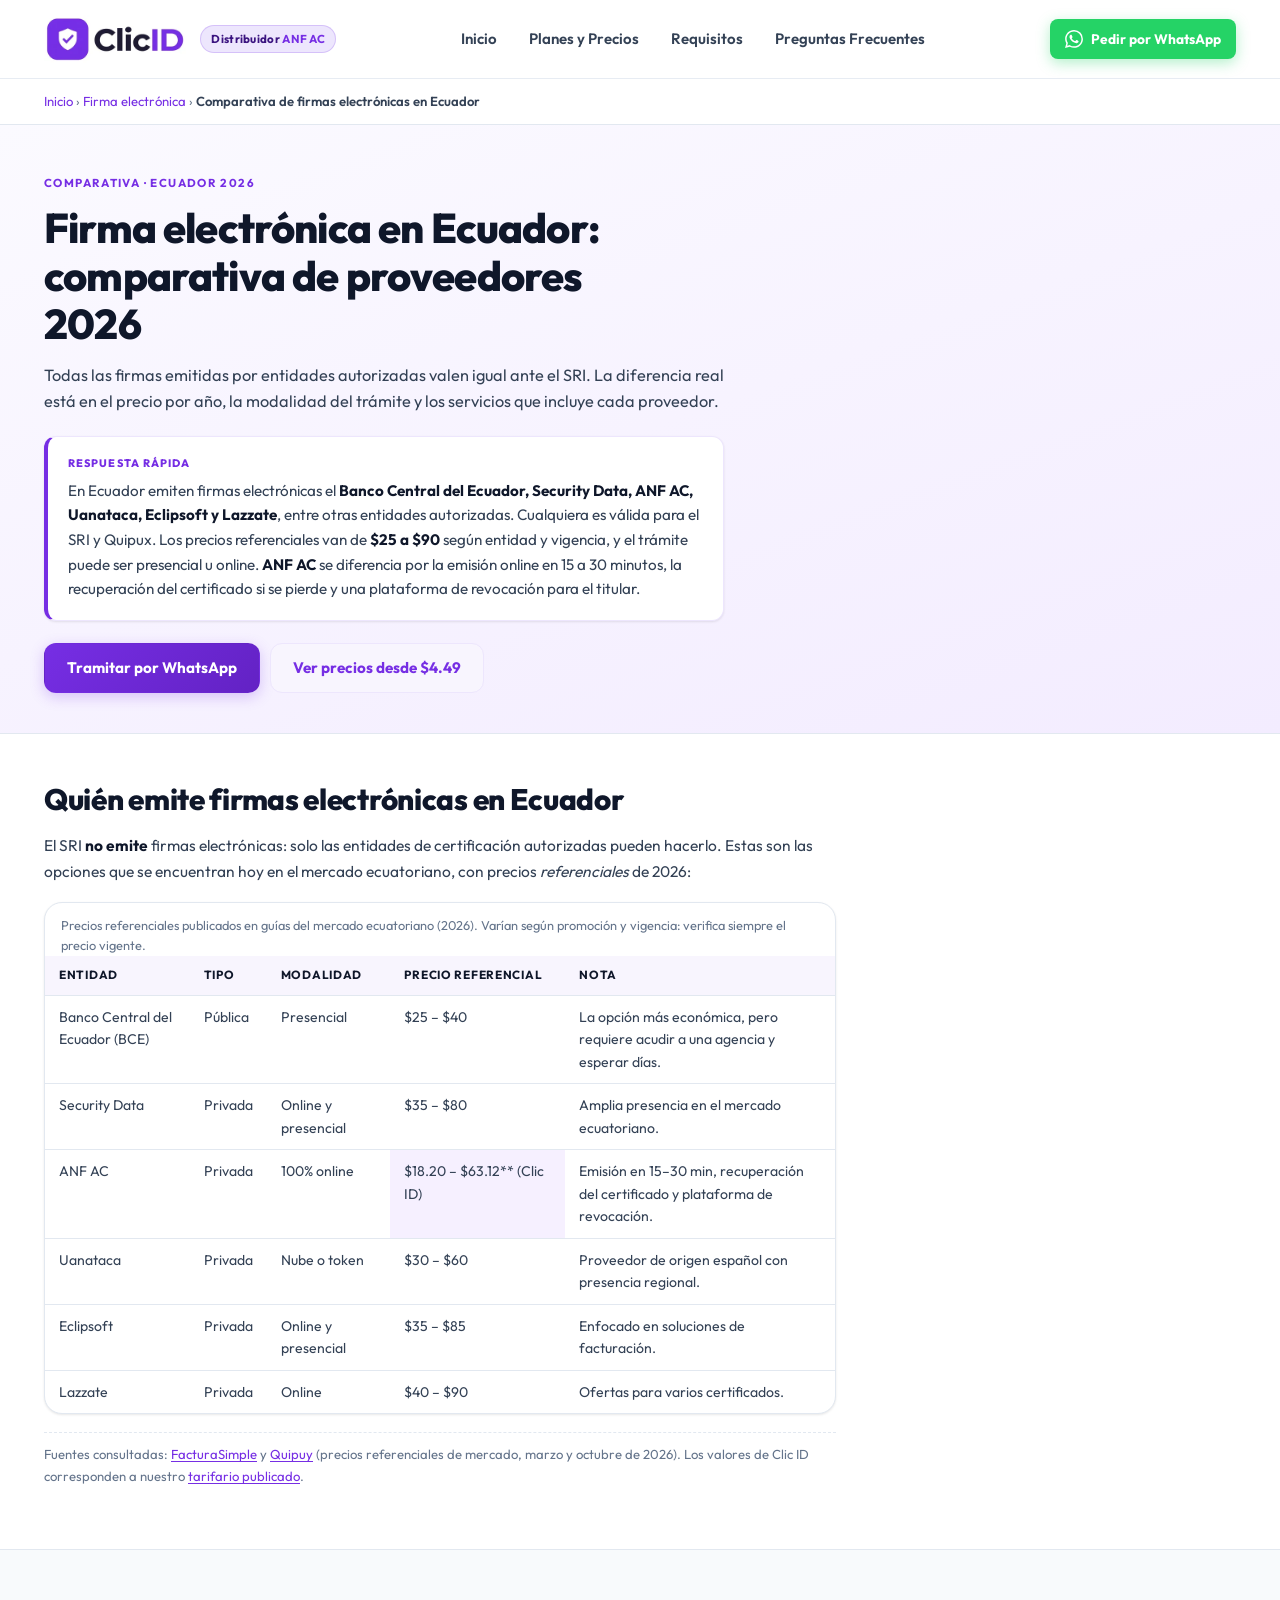
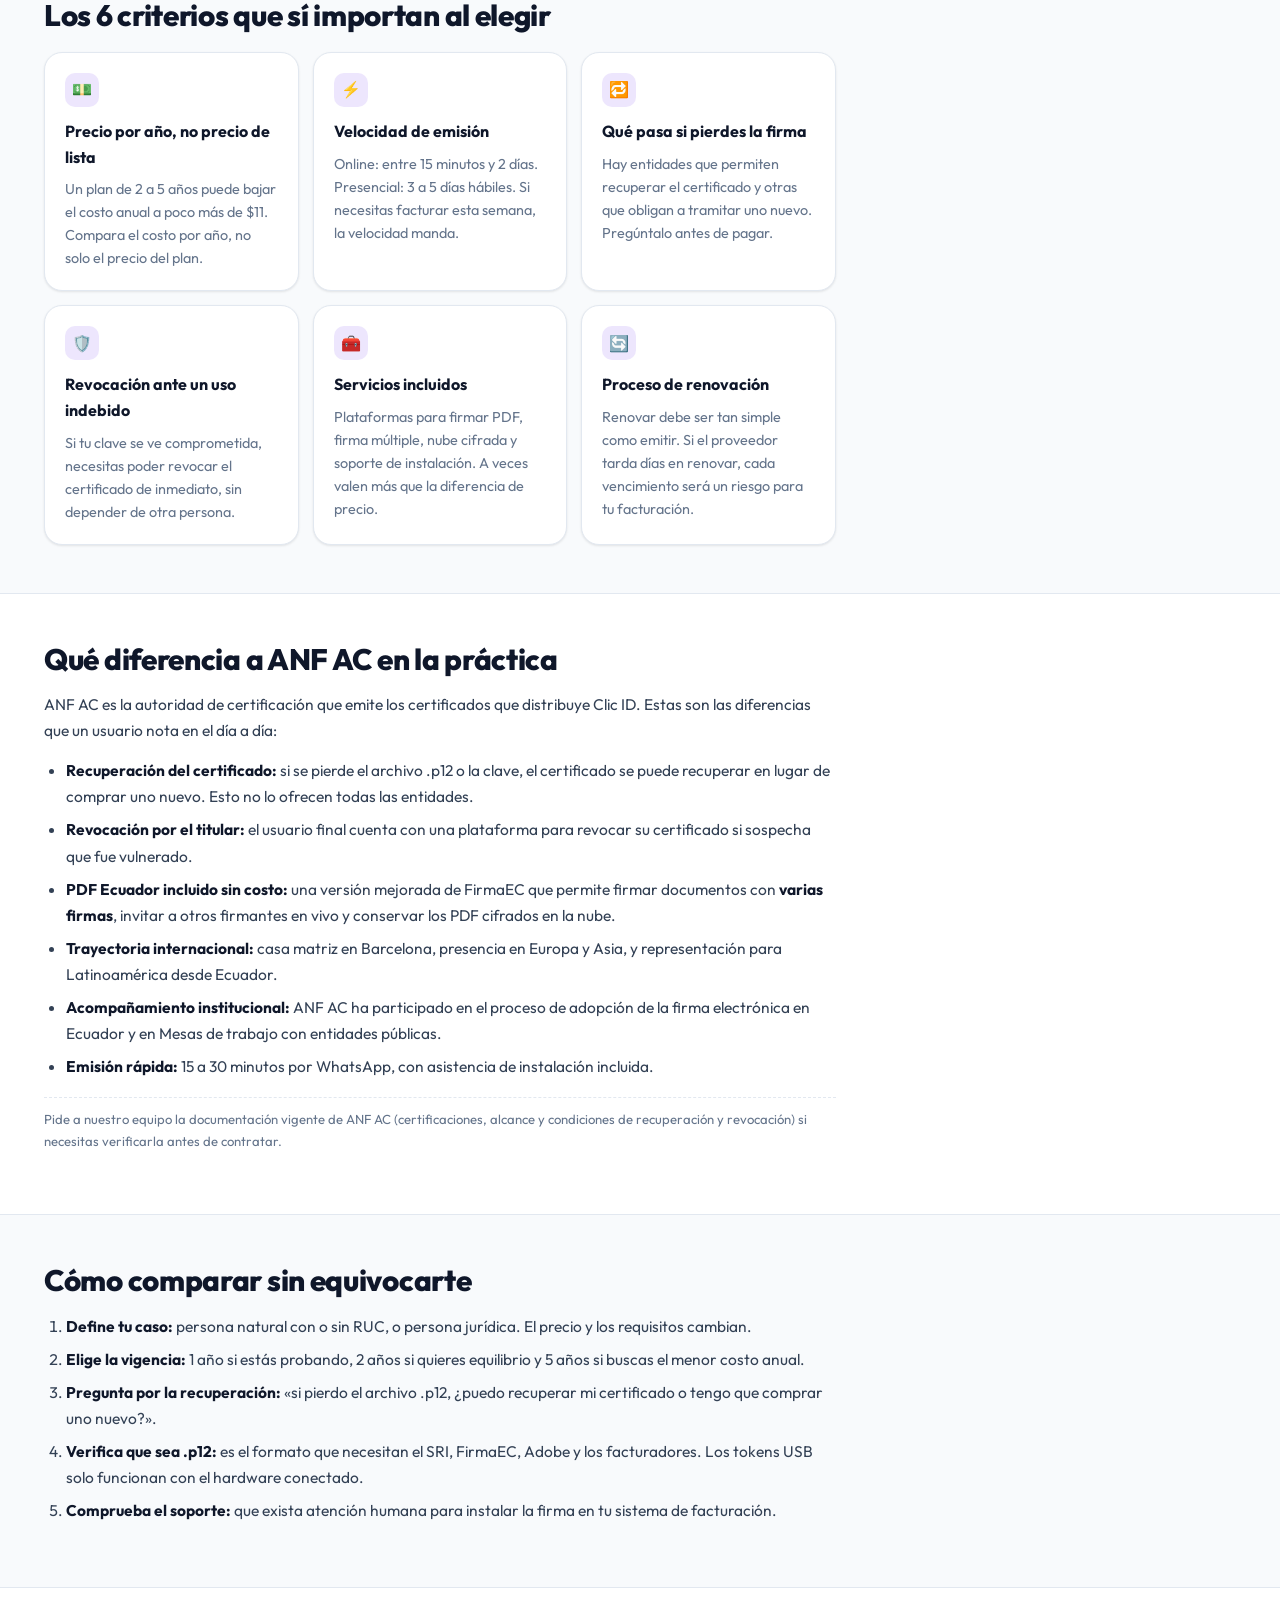
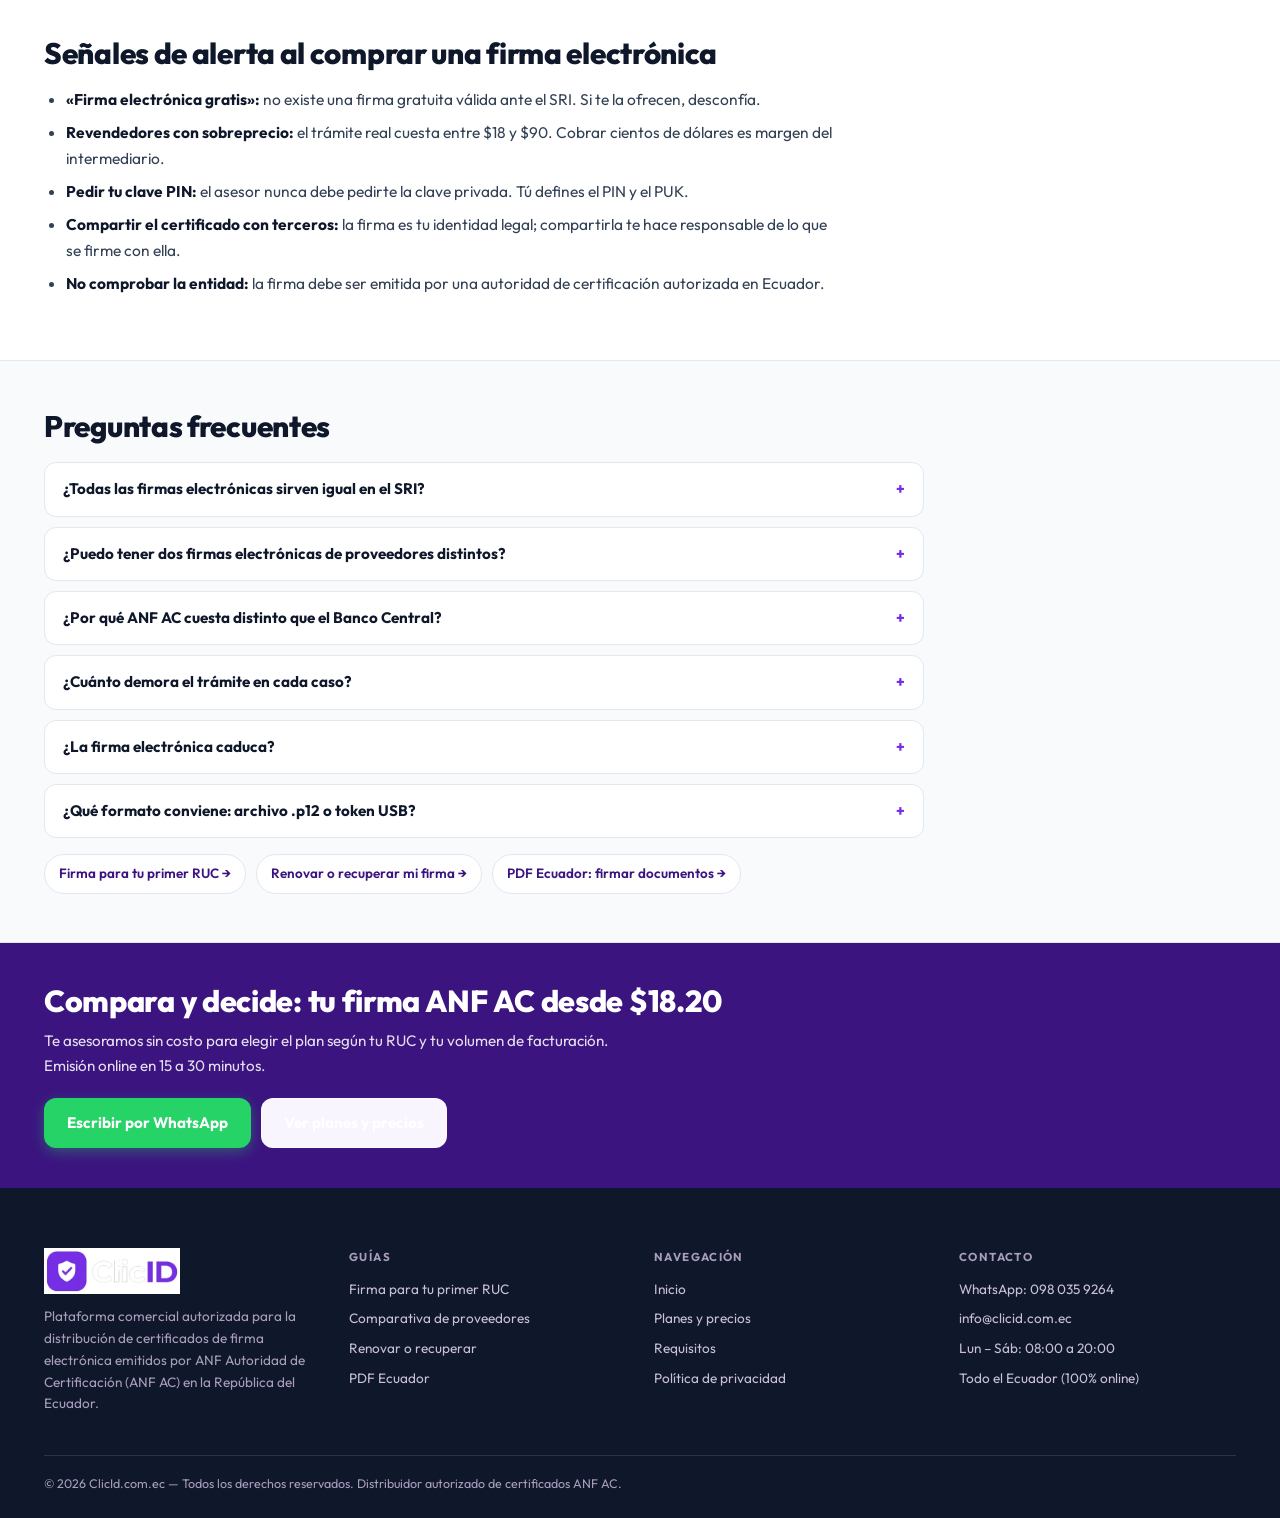
<file: comparativa-firmas-electronicas-ecuador.html>
<!DOCTYPE html>
<html lang="es">

<head>
  <meta charset="UTF-8">
  <meta name="viewport" content="width=device-width, initial-scale=1.0">
  <title>Comparativa de firmas electrónicas en Ecuador 2026: ANF, Security Data, BCE | Clic ID</title>
  <meta name="description" content="Comparativa de proveedores de firma electrónica en Ecuador 2026: Banco Central, Security Data, ANF AC, Uanataca, Eclipsoft y Lazzate. Precios referenciales, modalidad y qué revisar antes de comprar.">
  <meta name="robots" content="index, follow, max-image-preview:large, max-snippet:-1">
  <meta name="author" content="Clic ID - Distribuidor Autorizado ANF AC">
  <meta name="geo.region" content="EC">
  <meta name="geo.placename" content="Ecuador">
  <link rel="canonical" href="https://clicid.com.ec/comparativa-firmas-electronicas-ecuador.html">
  <link rel="alternate" hreflang="es-EC" href="https://clicid.com.ec/comparativa-firmas-electronicas-ecuador.html">
  <link rel="sitemap" type="application/xml" title="Sitemap" href="/sitemap.xml">
  <link rel="describedby" type="text/plain" href="/llms.txt" title="Guía para modelos de lenguaje">

  <meta property="og:type" content="article">
  <meta property="og:locale" content="es_EC">
  <meta property="og:site_name" content="Clic ID - Firmas Electrónicas Ecuador">
  <meta property="og:url" content="https://clicid.com.ec/comparativa-firmas-electronicas-ecuador.html">
  <meta property="og:title" content="Firma electrónica en Ecuador: comparativa 2026 de proveedores">
  <meta property="og:description" content="Comparativa de proveedores de firma electrónica en Ecuador 2026: Banco Central, Security Data, ANF AC, Uanataca, Eclipsoft y Lazzate. Precios referenciales, modalidad y qué revisar antes de comprar.">
  <meta property="og:image" content="https://clicid.com.ec/assets/og-image.jpg">
  <meta property="og:image:width" content="1200">
  <meta property="og:image:height" content="630">
  <meta name="twitter:card" content="summary_large_image">
  <meta name="twitter:title" content="Firma electrónica en Ecuador: comparativa 2026 de proveedores">
  <meta name="twitter:description" content="Comparativa de proveedores de firma electrónica en Ecuador 2026: Banco Central, Security Data, ANF AC, Uanataca, Eclipsoft y Lazzate. Precios referenciales, modalidad y qué revisar antes de comprar.">
  <meta name="twitter:image" content="https://clicid.com.ec/assets/og-image.jpg">

  <link rel="preconnect" href="https://fonts.googleapis.com">
  <link rel="preconnect" href="https://fonts.gstatic.com" crossorigin>
  <link href="https://fonts.googleapis.com/css2?family=Outfit:wght@400;500;600;700;800&family=Inter:wght@400;500;600;700&display=swap" rel="stylesheet">
  <link rel="stylesheet" href="styles.css?v=3">
  <link rel="stylesheet" href="styles-paginas.css?v=1">
  <link rel="icon" type="image/png" href="assets/logo-icon.png">

    <style>
      .footer-grid { display: grid; grid-template-columns: repeat(auto-fit, minmax(200px, 1fr)); gap: 28px; }
      .footer-brand p { font-size: 0.85rem; color: #a99dbd; line-height: 1.6; margin-top: 12px; max-width: 34ch; }
      .footer-col h4 { font-size: 0.72rem; letter-spacing: 0.12em; text-transform: uppercase; color: #a99dbd; margin-bottom: 12px; }
      .footer-col ul { display: grid; gap: 8px; font-size: 0.85rem; }
      .footer-col a { color: #c9bfd9; text-decoration: none; }
      .footer-col a:hover { color: #fff; }
      .footer-col li { color: #c9bfd9; }
      .footer-bottom { border-top: 1px solid rgba(255,255,255,.12); margin-top: 28px; padding-top: 18px; font-size: 0.78rem; color: #a99dbd; }
    </style>

  <script type="application/ld+json">
{
  "@context": "https://schema.org",
  "@graph": [
    {
      "@type": "WebPage",
      "@id": "https://clicid.com.ec/comparativa-firmas-electronicas-ecuador.html#webpage",
      "url": "https://clicid.com.ec/comparativa-firmas-electronicas-ecuador.html",
      "name": "Comparativa de firmas electrónicas en Ecuador 2026: ANF, Security Data, BCE | Clic ID",
      "description": "Comparativa de proveedores de firma electrónica en Ecuador 2026: Banco Central, Security Data, ANF AC, Uanataca, Eclipsoft y Lazzate. Precios referenciales, modalidad y qué revisar antes de comprar.",
      "inLanguage": "es-EC",
      "isPartOf": {
        "@type": "WebSite",
        "name": "Clic ID",
        "url": "https://clicid.com.ec/"
      },
      "publisher": {
        "@type": "Organization",
        "name": "Clic ID",
        "url": "https://clicid.com.ec/",
        "telephone": "+593980359264",
        "email": "info@clicid.com.ec"
      }
    },
    {
      "@type": "BreadcrumbList",
      "itemListElement": [
        {
          "@type": "ListItem",
          "position": 1,
          "name": "Inicio",
          "item": "https://clicid.com.ec/"
        },
        {
          "@type": "ListItem",
          "position": 2,
          "name": "Comparativa de firmas electrónicas en Ecuador",
          "item": "https://clicid.com.ec/comparativa-firmas-electronicas-ecuador.html"
        }
      ]
    },
    {
      "@type": "FAQPage",
      "mainEntity": [
        {
          "@type": "Question",
          "name": "¿Todas las firmas electrónicas sirven igual en el SRI?",
          "acceptedAnswer": {
            "@type": "Answer",
            "text": "Sí. Cualquier firma emitida por una entidad de certificación autorizada en Ecuador es válida para la facturación electrónica del SRI, sin importar la marca. La diferencia está en el precio, la modalidad y los servicios adicionales."
          }
        },
        {
          "@type": "Question",
          "name": "¿Puedo tener dos firmas electrónicas de proveedores distintos?",
          "acceptedAnswer": {
            "@type": "Answer",
            "text": "Sí, puedes tener dos certificados vigentes y usarlos indistintamente. Es una forma de tener redundancia: si uno vence mientras lo renuevas, puedes seguir facturando con el otro."
          }
        },
        {
          "@type": "Question",
          "name": "¿Por qué ANF AC cuesta distinto que el Banco Central?",
          "acceptedAnswer": {
            "@type": "Answer",
            "text": "El BCE es una entidad pública con trámite presencial y agenda limitada, por eso su precio suele ser menor. ANF AC es 100% online, emite en 15 a 30 minutos e incluye recuperación del certificado, plataforma de revocación y PDF Ecuador sin costo adicional."
          }
        },
        {
          "@type": "Question",
          "name": "¿Cuánto demora el trámite en cada caso?",
          "acceptedAnswer": {
            "@type": "Answer",
            "text": "Online con ANF AC: 15 a 30 minutos. Otros proveedores online: entre 30 minutos y 2 días. Banco Central con cita presencial: 3 a 5 días hábiles."
          }
        },
        {
          "@type": "Question",
          "name": "¿La firma electrónica caduca?",
          "acceptedAnswer": {
            "@type": "Answer",
            "text": "Sí. Tiene fecha de caducidad (normalmente 1 a 5 años según el plan). Cuando caduca, no puedes emitir comprobantes hasta renovarla. Se recomienda renovar 30 días antes."
          }
        },
        {
          "@type": "Question",
          "name": "¿Qué formato conviene: archivo .p12 o token USB?",
          "acceptedAnswer": {
            "@type": "Answer",
            "text": "Para facturación electrónica y trámites en línea, el archivo .p12 es más práctico porque no requiere hardware y funciona en Windows, macOS, Linux, Android e iOS. El token es más seguro en el sentido físico, pero debes tenerlo conectado cada vez que firmas."
          }
        }
      ]
    }
  ]
}
  </script>
</head>

<body>
  <header class="header">
    <div class="container">
      <nav class="navbar">
        <a href="index.html" class="logo" aria-label="Clic ID - inicio">
          <img src="assets/logo-350.webp" alt="Clic ID - Firmas Electrónicas Ecuador" class="brand-logo-img" width="143" height="48" decoding="async">
          <span class="logo-distributor-badge">Distribuidor <strong>ANF AC</strong></span>
        </a>
        <ul class="nav-links" id="navLinks">
          <li><a href="index.html">Inicio</a></li>
          <li><a href="index.html#precios">Planes y Precios</a></li>
          <li><a href="index.html#requisitos">Requisitos</a></li>
          <li><a href="index.html#faq">Preguntas Frecuentes</a></li>
        </ul>
        <div class="nav-cta-wrapper">
          <a href="https://wa.me/593980359264?text=Hola%2C%20quiero%20mi%20firma%20electr%C3%B3nica"
             target="_blank" rel="noopener" class="btn btn-whatsapp btn-sm">
            <svg width="18" height="18" viewBox="0 0 24 24" fill="currentColor" aria-hidden="true"><path d="M.057 24l1.687-6.163a11.87 11.87 0 0 1-1.587-5.946C.16 5.335 5.495 0 12.05 0a11.82 11.82 0 0 1 8.413 3.488 11.82 11.82 0 0 1 3.48 8.414c-.003 6.557-5.338 11.892-11.893 11.892a11.9 11.9 0 0 1-5.688-1.448L.057 24zm6.597-3.807c1.676.995 3.276 1.591 5.392 1.592 5.448 0 9.886-4.434 9.889-9.885A9.87 9.87 0 0 0 12.05 1.92c-5.452 0-9.887 4.434-9.889 9.884a9.87 9.87 0 0 0 1.746 5.634l-.999 3.648 3.746-.983zm11.387-5.464c-.074-.124-.272-.198-.57-.347-.297-.149-1.758-.868-2.031-.967-.272-.099-.47-.149-.669.149-.198.297-.768.967-.941 1.165-.173.198-.347.223-.644.074-.297-.149-1.255-.462-2.39-1.475-.883-.788-1.48-1.761-1.653-2.059-.173-.297-.018-.458.13-.606.134-.133.297-.347.446-.521.151-.172.2-.296.3-.495.099-.198.05-.372-.025-.521-.075-.148-.669-1.611-.916-2.206-.242-.579-.487-.501-.669-.51l-.57-.01c-.198 0-.52.074-.792.372s-1.04 1.016-1.04 2.479 1.065 2.876 1.213 3.074c.149.198 2.095 3.2 5.076 4.487.709.306 1.263.489 1.694.626.712.226 1.36.194 1.872.118.571-.085 1.758-.719 2.006-1.413.248-.695.248-1.29.173-1.414z"/></svg>
            <span>Pedir por WhatsApp</span>
          </a>
          <button class="mobile-toggle" id="mobileToggle" aria-label="Abrir Menú">☰</button>
        </div>
      </nav>
    </div>
  </header>

  <main class="page-main">
    <nav class="crumbs" aria-label="Ruta de navegación">
      <div class="container">
        <a href="index.html">Inicio</a> › <a href="index.html#precios">Firma electrónica</a> › <span aria-current="page">Comparativa de firmas electrónicas en Ecuador</span>
      </div>
    </nav>

    <section class="page-hero">
      <div class="container">
        <p class="eyebrow-page">Comparativa · Ecuador 2026</p>
        <h1>Firma electrónica en Ecuador: comparativa de proveedores 2026</h1>
        <p class="lead">Todas las firmas emitidas por entidades autorizadas valen igual ante el SRI. La diferencia real está en el precio por año, la modalidad del trámite y los servicios que incluye cada proveedor.</p>
        <div class="answer-box">
          <span class="answer-label">Respuesta rápida</span>
          En Ecuador emiten firmas electrónicas el <strong>Banco Central del Ecuador, Security Data, ANF AC, Uanataca, Eclipsoft y Lazzate</strong>, entre otras entidades autorizadas. Cualquiera es válida para el SRI y Quipux. Los precios referenciales van de <strong>$25 a $90</strong> según entidad y vigencia, y el trámite puede ser presencial u online. <strong>ANF AC</strong> se diferencia por la emisión online en 15 a 30 minutos, la recuperación del certificado si se pierde y una plataforma de revocación para el titular.
        </div>
        <div class="btns">
          <a class="btn btn-primary" href="https://wa.me/593980359264?text=Hola%2C%20quiero%20mi%20firma%20electr%C3%B3nica" target="_blank" rel="noopener">Tramitar por WhatsApp</a>
          <a class="btn btn-outline" href="index.html#precios">Ver precios desde $4.49</a>
        </div>
      </div>
    </section>

    <section class="page-section">
      <div class="container">
        <div class="prose">
          <h2>Quién emite firmas electrónicas en Ecuador</h2>
        <p>El SRI <strong>no emite</strong> firmas electrónicas: solo las entidades de certificación autorizadas pueden hacerlo. Estas son las opciones que se encuentran hoy en el mercado ecuatoriano, con precios <em>referenciales</em> de 2026:</p>          <div class="table-wrap">
            <table class="data">
              <caption>Precios referenciales publicados en guías del mercado ecuatoriano (2026). Varían según promoción y vigencia: verifica siempre el precio vigente.</caption>
              <thead>
                <tr><th scope="col">Entidad</th><th scope="col">Tipo</th><th scope="col">Modalidad</th><th scope="col">Precio referencial</th><th scope="col">Nota</th></tr>
              </thead>
              <tbody>
          <tr><td>Banco Central del Ecuador (BCE)</td><td>Pública</td><td>Presencial</td><td>$25 – $40</td><td>La opción más económica, pero requiere acudir a una agencia y esperar días.</td></tr>
          <tr><td>Security Data</td><td>Privada</td><td>Online y presencial</td><td>$35 – $80</td><td>Amplia presencia en el mercado ecuatoriano.</td></tr>
          <tr><td>ANF AC</td><td>Privada</td><td>100% online</td><td class="hl">$18.20 – $63.12** (Clic ID)</td><td>Emisión en 15–30 min, recuperación del certificado y plataforma de revocación.</td></tr>
          <tr><td>Uanataca</td><td>Privada</td><td>Nube o token</td><td>$30 – $60</td><td>Proveedor de origen español con presencia regional.</td></tr>
          <tr><td>Eclipsoft</td><td>Privada</td><td>Online y presencial</td><td>$35 – $85</td><td>Enfocado en soluciones de facturación.</td></tr>
          <tr><td>Lazzate</td><td>Privada</td><td>Online</td><td>$40 – $90</td><td>Ofertas para varios certificados.</td></tr>
              </tbody>
            </table>
          </div>
        <p class="note">Fuentes consultadas: <a href="https://facturasimple.com/ec/blog/ec-firma-electronica-certificado-digital-sri" target="_blank" rel="noopener noreferrer">FacturaSimple</a> y <a href="https://quipuy.com/blog/firma-electronica-ecuador-cuanto-cuesta" target="_blank" rel="noopener noreferrer">Quipuy</a> (precios referenciales de mercado, marzo y octubre de 2026). Los valores de Clic ID corresponden a nuestro <a href="index.html#precios">tarifario publicado</a>.</p>
        </div>
      </div>
    </section>
    <section class="page-section alt">
      <div class="container">
        <div class="prose">
          <h2>Los 6 criterios que sí importan al elegir</h2>
          <div class="cards">
            <div class="card"><span class="card-icon" aria-hidden="true">💵</span><h3>Precio por año, no precio de lista</h3><p>Un plan de 2 a 5 años puede bajar el costo anual a poco más de $11. Compara el costo por año, no solo el precio del plan.</p></div>
            <div class="card"><span class="card-icon" aria-hidden="true">⚡</span><h3>Velocidad de emisión</h3><p>Online: entre 15 minutos y 2 días. Presencial: 3 a 5 días hábiles. Si necesitas facturar esta semana, la velocidad manda.</p></div>
            <div class="card"><span class="card-icon" aria-hidden="true">🔁</span><h3>Qué pasa si pierdes la firma</h3><p>Hay entidades que permiten recuperar el certificado y otras que obligan a tramitar uno nuevo. Pregúntalo antes de pagar.</p></div>
            <div class="card"><span class="card-icon" aria-hidden="true">🛡️</span><h3>Revocación ante un uso indebido</h3><p>Si tu clave se ve comprometida, necesitas poder revocar el certificado de inmediato, sin depender de otra persona.</p></div>
            <div class="card"><span class="card-icon" aria-hidden="true">🧰</span><h3>Servicios incluidos</h3><p>Plataformas para firmar PDF, firma múltiple, nube cifrada y soporte de instalación. A veces valen más que la diferencia de precio.</p></div>
            <div class="card"><span class="card-icon" aria-hidden="true">🔄</span><h3>Proceso de renovación</h3><p>Renovar debe ser tan simple como emitir. Si el proveedor tarda días en renovar, cada vencimiento será un riesgo para tu facturación.</p></div>
          </div>
        </div>
      </div>
    </section>
    <section class="page-section">
      <div class="container">
        <div class="prose">
          <h2>Qué diferencia a ANF AC en la práctica</h2>
        <p>ANF AC es la autoridad de certificación que emite los certificados que distribuye Clic ID. Estas son las diferencias que un usuario nota en el día a día:</p>
        <ul>
          <li><strong>Recuperación del certificado:</strong> si se pierde el archivo .p12 o la clave, el certificado se puede recuperar en lugar de comprar uno nuevo. Esto no lo ofrecen todas las entidades.</li>
          <li><strong>Revocación por el titular:</strong> el usuario final cuenta con una plataforma para revocar su certificado si sospecha que fue vulnerado.</li>
          <li><strong>PDF Ecuador incluido sin costo:</strong> una versión mejorada de FirmaEC que permite firmar documentos con <strong>varias firmas</strong>, invitar a otros firmantes en vivo y conservar los PDF cifrados en la nube.</li>
          <li><strong>Trayectoria internacional:</strong> casa matriz en Barcelona, presencia en Europa y Asia, y representación para Latinoamérica desde Ecuador.</li>
          <li><strong>Acompañamiento institucional:</strong> ANF AC ha participado en el proceso de adopción de la firma electrónica en Ecuador y en Mesas de trabajo con entidades públicas.</li>
          <li><strong>Emisión rápida:</strong> 15 a 30 minutos por WhatsApp, con asistencia de instalación incluida.</li>
        </ul>
        <p class="note">Pide a nuestro equipo la documentación vigente de ANF AC (certificaciones, alcance y condiciones de recuperación y revocación) si necesitas verificarla antes de contratar.</p>
        </div>
      </div>
    </section>
    <section class="page-section alt">
      <div class="container">
        <div class="prose">
          <h2>Cómo comparar sin equivocarte</h2>
        <ol>
          <li><strong>Define tu caso:</strong> persona natural con o sin RUC, o persona jurídica. El precio y los requisitos cambian.</li>
          <li><strong>Elige la vigencia:</strong> 1 año si estás probando, 2 años si quieres equilibrio y 5 años si buscas el menor costo anual.</li>
          <li><strong>Pregunta por la recuperación:</strong> «si pierdo el archivo .p12, ¿puedo recuperar mi certificado o tengo que comprar uno nuevo?».</li>
          <li><strong>Verifica que sea .p12:</strong> es el formato que necesitan el SRI, FirmaEC, Adobe y los facturadores. Los tokens USB solo funcionan con el hardware conectado.</li>
          <li><strong>Comprueba el soporte:</strong> que exista atención humana para instalar la firma en tu sistema de facturación.</li>
        </ol>
        </div>
      </div>
    </section>
    <section class="page-section">
      <div class="container">
        <div class="prose">
          <h2>Señales de alerta al comprar una firma electrónica</h2>
        <ul>
          <li><strong>«Firma electrónica gratis»:</strong> no existe una firma gratuita válida ante el SRI. Si te la ofrecen, desconfía.</li>
          <li><strong>Revendedores con sobreprecio:</strong> el trámite real cuesta entre $18 y $90. Cobrar cientos de dólares es margen del intermediario.</li>
          <li><strong>Pedir tu clave PIN:</strong> el asesor nunca debe pedirte la clave privada. Tú defines el PIN y el PUK.</li>
          <li><strong>Compartir el certificado con terceros:</strong> la firma es tu identidad legal; compartirla te hace responsable de lo que se firme con ella.</li>
          <li><strong>No comprobar la entidad:</strong> la firma debe ser emitida por una autoridad de certificación autorizada en Ecuador.</li>
        </ul>
        </div>
      </div>
    </section>

    <section class="page-section alt">
      <div class="container">
        <div class="prose" style="max-width:none;">
          <h2>Preguntas frecuentes</h2>
        </div>
        <div class="faq-list">
          <details class="pag-faq">
            <summary>¿Todas las firmas electrónicas sirven igual en el SRI?</summary>
            <p>Sí. Cualquier firma emitida por una entidad de certificación autorizada en Ecuador es válida para la facturación electrónica del SRI, sin importar la marca. La diferencia está en el precio, la modalidad y los servicios adicionales.</p>
          </details>
          <details class="pag-faq">
            <summary>¿Puedo tener dos firmas electrónicas de proveedores distintos?</summary>
            <p>Sí, puedes tener dos certificados vigentes y usarlos indistintamente. Es una forma de tener redundancia: si uno vence mientras lo renuevas, puedes seguir facturando con el otro.</p>
          </details>
          <details class="pag-faq">
            <summary>¿Por qué ANF AC cuesta distinto que el Banco Central?</summary>
            <p>El BCE es una entidad pública con trámite presencial y agenda limitada, por eso su precio suele ser menor. ANF AC es 100% online, emite en 15 a 30 minutos e incluye recuperación del certificado, plataforma de revocación y PDF Ecuador sin costo adicional.</p>
          </details>
          <details class="pag-faq">
            <summary>¿Cuánto demora el trámite en cada caso?</summary>
            <p>Online con ANF AC: 15 a 30 minutos. Otros proveedores online: entre 30 minutos y 2 días. Banco Central con cita presencial: 3 a 5 días hábiles.</p>
          </details>
          <details class="pag-faq">
            <summary>¿La firma electrónica caduca?</summary>
            <p>Sí. Tiene fecha de caducidad (normalmente 1 a 5 años según el plan). Cuando caduca, no puedes emitir comprobantes hasta renovarla. Se recomienda renovar 30 días antes.</p>
          </details>
          <details class="pag-faq">
            <summary>¿Qué formato conviene: archivo .p12 o token USB?</summary>
            <p>Para facturación electrónica y trámites en línea, el archivo .p12 es más práctico porque no requiere hardware y funciona en Windows, macOS, Linux, Android e iOS. El token es más seguro en el sentido físico, pero debes tenerlo conectado cada vez que firmas.</p>
          </details>
        </div>
        <div class="related" aria-label="Otras guías">
<a href="firma-electronica-primer-ruc.html">Firma para tu primer RUC →</a><a href="renovar-firma-electronica.html">Renovar o recuperar mi firma →</a><a href="pdf-ecuador-firmar-documentos.html">PDF Ecuador: firmar documentos →</a>
        </div>
      </div>
    </section>

    <section class="cta-band">
      <div class="container">
        <h2>Compara y decide: tu firma ANF AC desde $18.20</h2>
        <p>Te asesoramos sin costo para elegir el plan según tu RUC y tu volumen de facturación. Emisión online en 15 a 30 minutos.</p>
        <div class="btns">
          <a class="btn btn-whatsapp" href="https://wa.me/593980359264?text=Hola%2C%20quiero%20mi%20firma%20electr%C3%B3nica" target="_blank" rel="noopener">Escribir por WhatsApp</a>
          <a class="btn btn-outline" href="index.html#precios">Ver planes y precios</a>
        </div>
      </div>
    </section>
  </main>

  <footer class="footer">
    <div class="container">
      <div class="footer-grid">
        <div class="footer-brand">
          <img src="assets/logo-light-350.webp" alt="Clic ID - Firmas Electrónicas" class="footer-logo-img" width="138" height="46" loading="lazy" decoding="async">
          <p>Plataforma comercial autorizada para la distribución de certificados de firma electrónica emitidos por ANF Autoridad de Certificación (ANF AC) en la República del Ecuador.</p>
        </div>
        <div class="footer-col">
          <h4>Guías</h4>
          <ul>
            <li><a href="firma-electronica-primer-ruc.html">Firma para tu primer RUC</a></li>
            <li><a href="comparativa-firmas-electronicas-ecuador.html">Comparativa de proveedores</a></li>
            <li><a href="renovar-firma-electronica.html">Renovar o recuperar</a></li>
            <li><a href="pdf-ecuador-firmar-documentos.html">PDF Ecuador</a></li>
          </ul>
        </div>
        <div class="footer-col">
          <h4>Navegación</h4>
          <ul>
            <li><a href="index.html">Inicio</a></li>
            <li><a href="index.html#precios">Planes y precios</a></li>
            <li><a href="index.html#requisitos">Requisitos</a></li>
            <li><a href="politica-de-privacidad.html">Política de privacidad</a></li>
          </ul>
        </div>
        <div class="footer-col">
          <h4>Contacto</h4>
          <ul>
            <li>WhatsApp: 098 035 9264</li>
            <li>info@clicid.com.ec</li>
            <li>Lun – Sáb: 08:00 a 20:00</li>
            <li>Todo el Ecuador (100% online)</li>
          </ul>
        </div>
      </div>
      <div class="footer-bottom">
        <p>© 2026 ClicId.com.ec — Todos los derechos reservados. Distribuidor autorizado de certificados ANF AC.</p>
      </div>
    </div>
  </footer>

  <script>
    (function () {
      var toggle = document.getElementById('mobileToggle');
      var links = document.getElementById('navLinks');
      if (toggle && links) {
        toggle.addEventListener('click', function () {
          var open = links.classList.toggle('open');
          toggle.setAttribute('aria-expanded', open ? 'true' : 'false');
          toggle.textContent = open ? '✕' : '☰';
        });
      }
    })();
  </script>
</body>

</html>
</file>
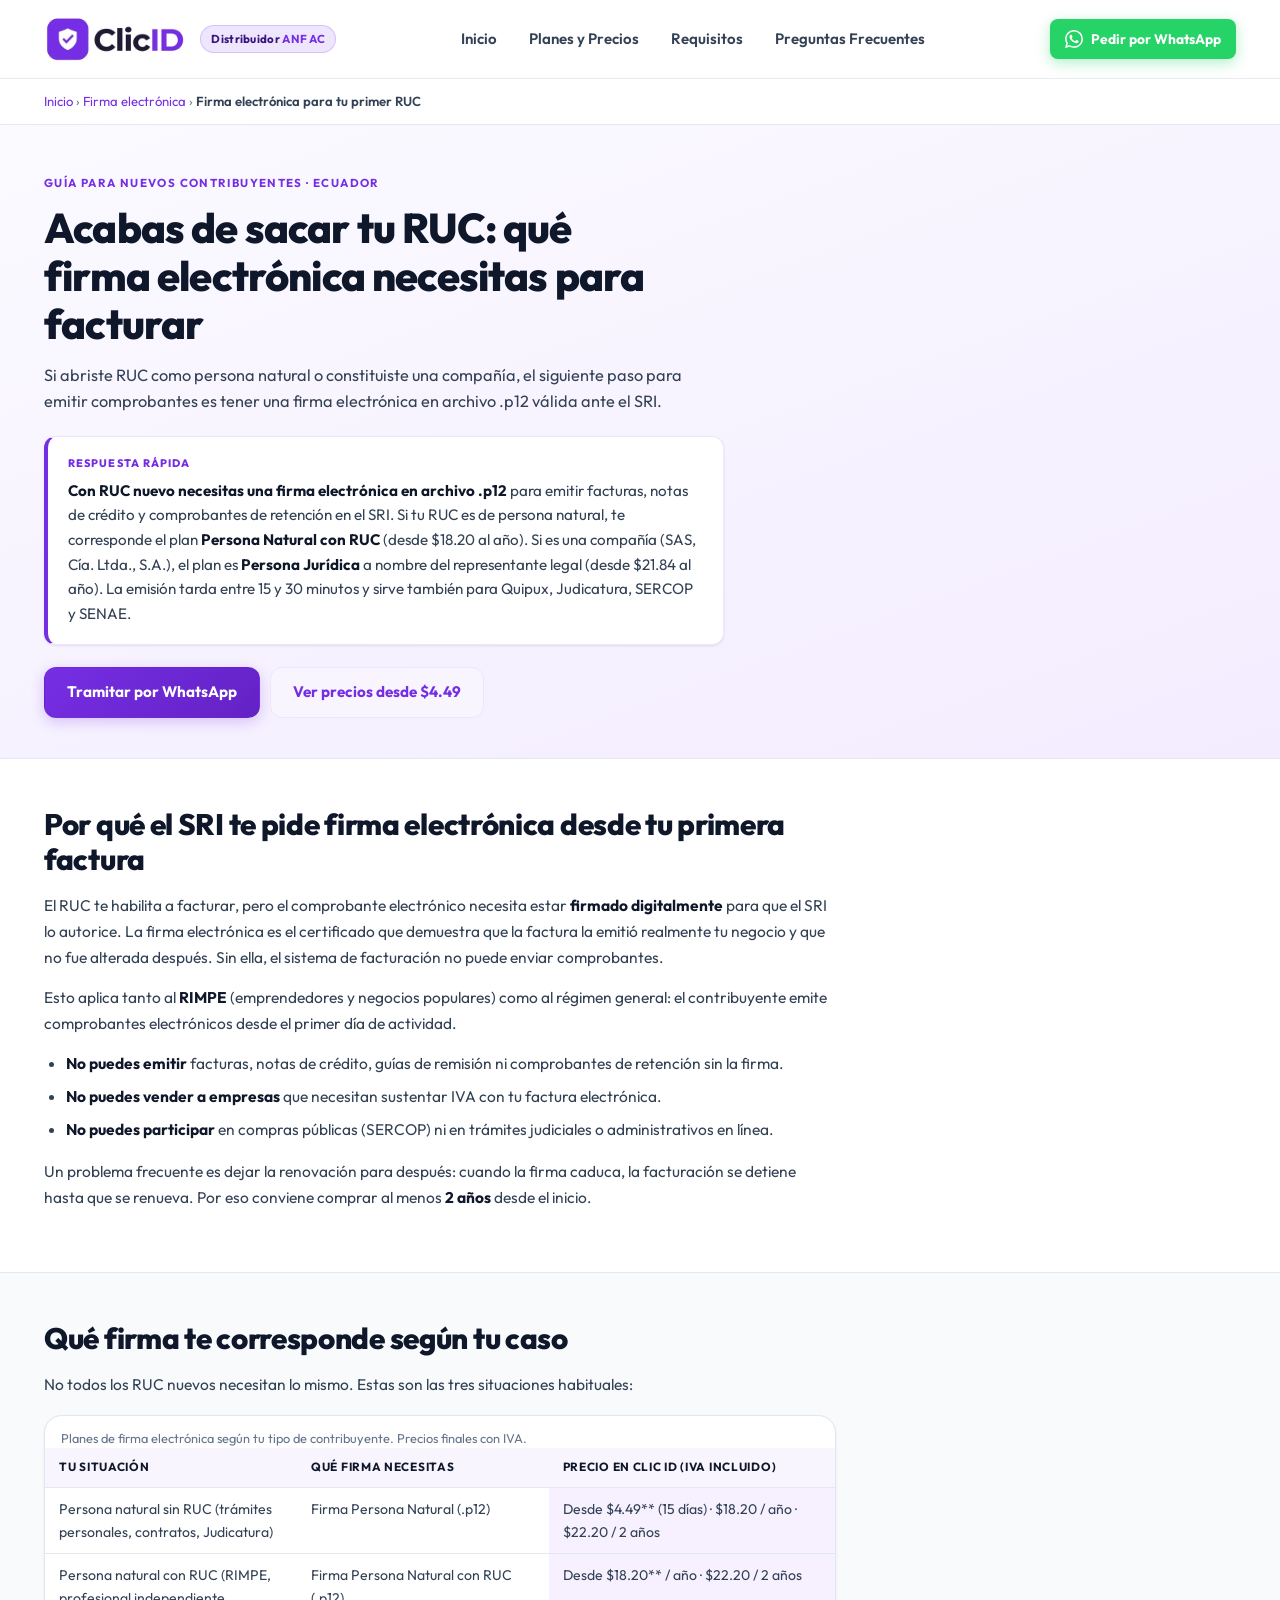
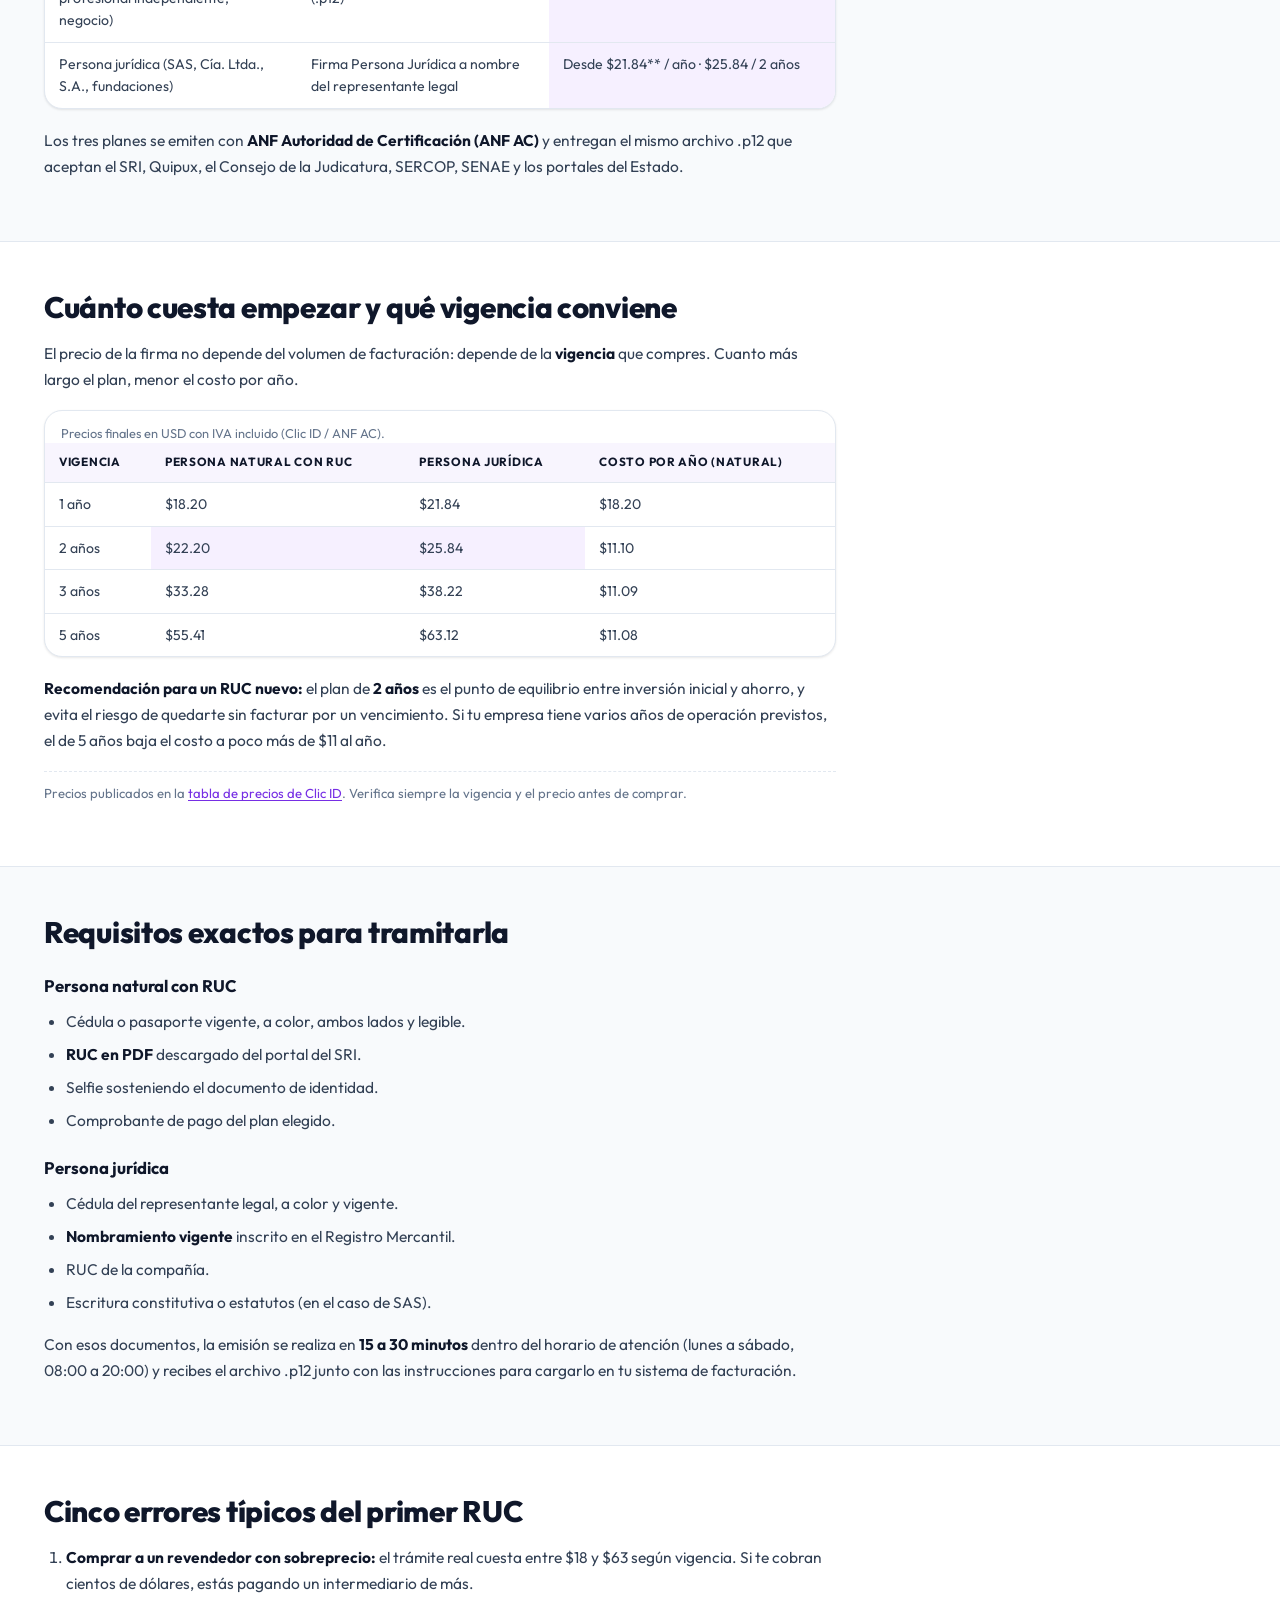
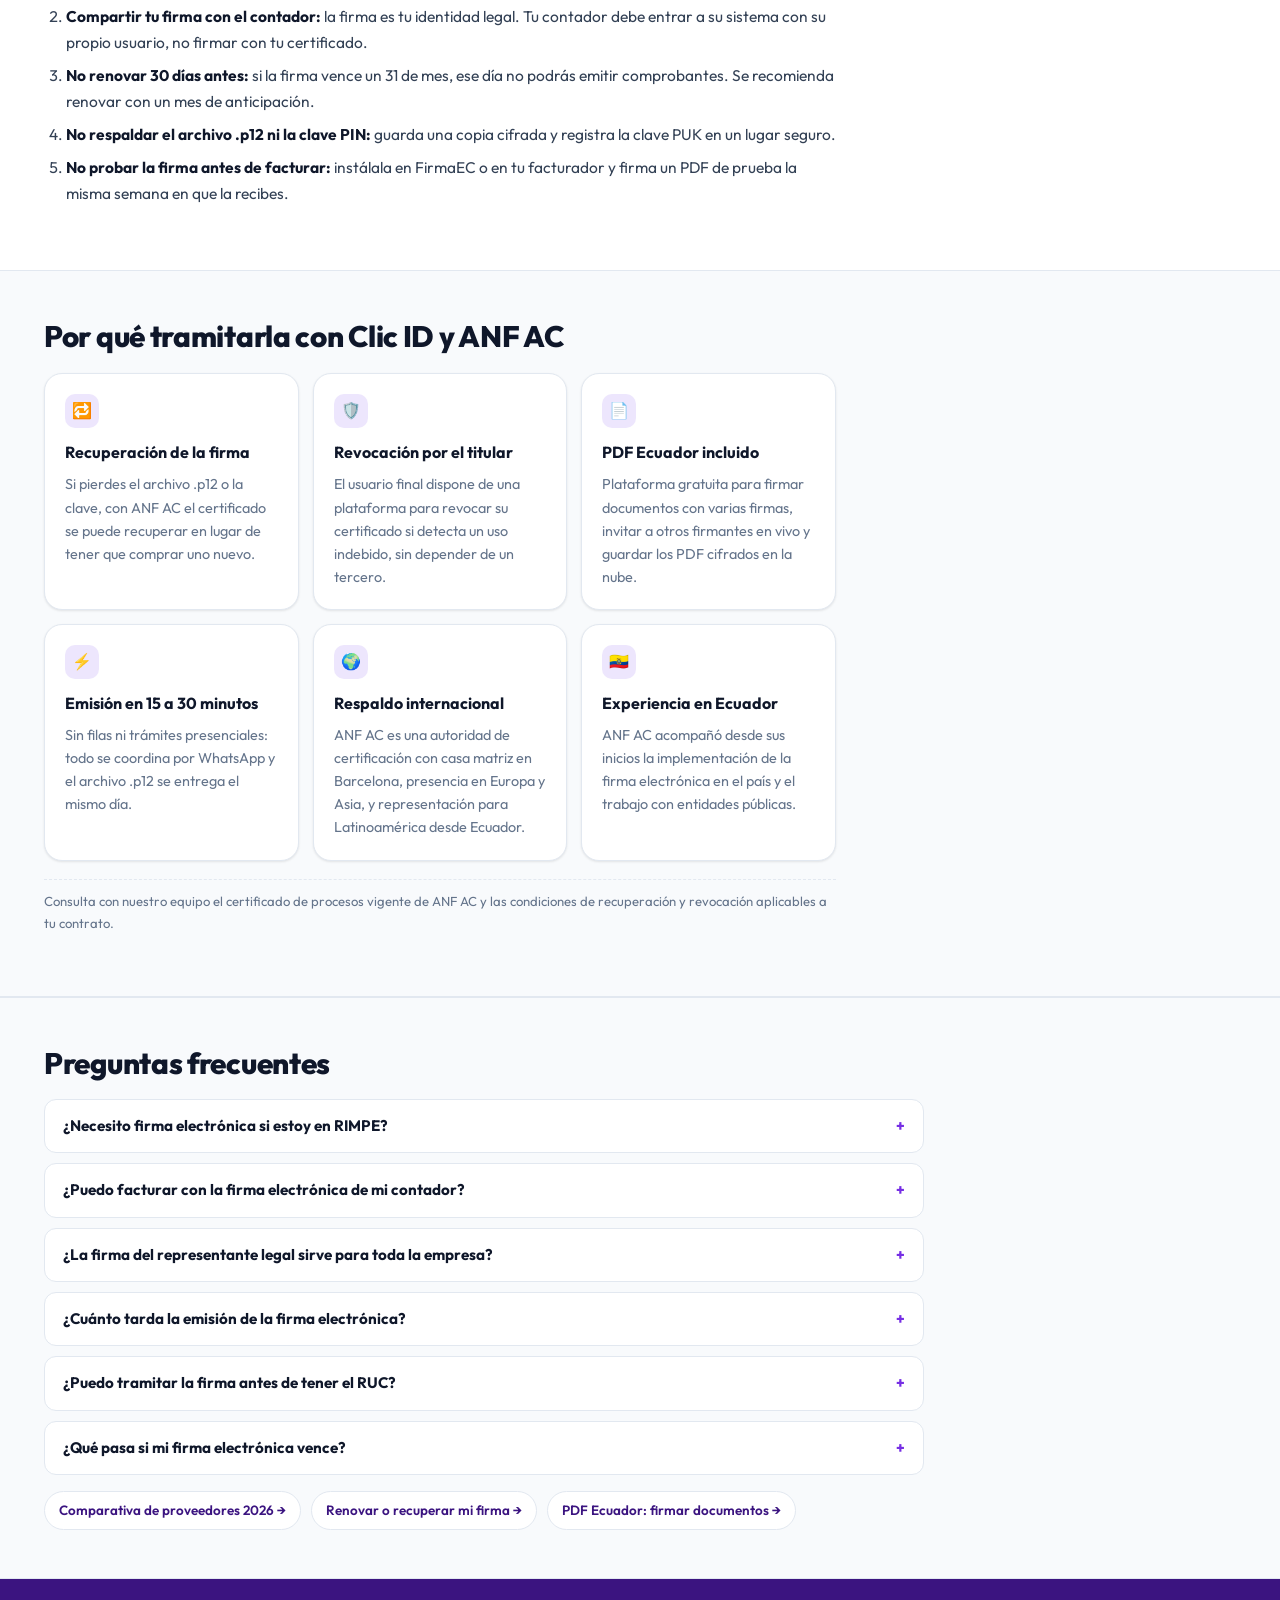
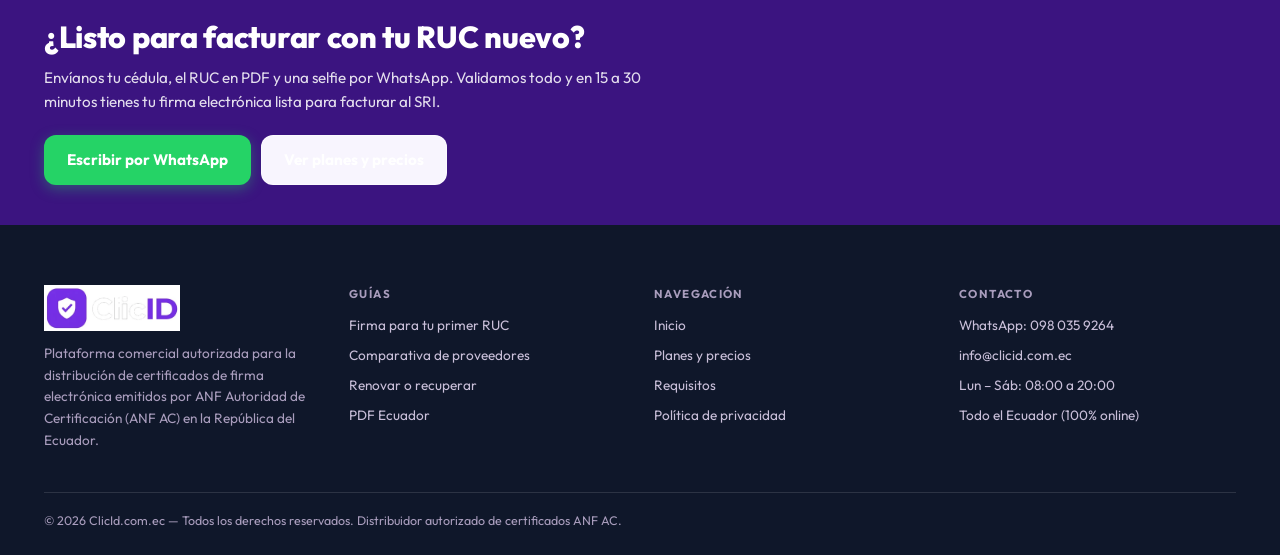
<file: firma-electronica-primer-ruc.html>
<!DOCTYPE html>
<html lang="es">

<head>
  <meta charset="UTF-8">
  <meta name="viewport" content="width=device-width, initial-scale=1.0">
  <title>Firma electrónica para tu primer RUC en Ecuador (guía 2026) | Clic ID</title>
  <meta name="description" content="Guía para quien acaba de abrir RUC en Ecuador: qué firma electrónica necesitas para facturar al SRI, cuánto cuesta desde $18.20 al año y cómo tramitarla en 15 a 30 minutos.">
  <meta name="robots" content="index, follow, max-image-preview:large, max-snippet:-1">
  <meta name="author" content="Clic ID - Distribuidor Autorizado ANF AC">
  <meta name="geo.region" content="EC">
  <meta name="geo.placename" content="Ecuador">
  <link rel="canonical" href="https://clicid.com.ec/firma-electronica-primer-ruc.html">
  <link rel="alternate" hreflang="es-EC" href="https://clicid.com.ec/firma-electronica-primer-ruc.html">
  <link rel="sitemap" type="application/xml" title="Sitemap" href="/sitemap.xml">
  <link rel="describedby" type="text/plain" href="/llms.txt" title="Guía para modelos de lenguaje">

  <meta property="og:type" content="article">
  <meta property="og:locale" content="es_EC">
  <meta property="og:site_name" content="Clic ID - Firmas Electrónicas Ecuador">
  <meta property="og:url" content="https://clicid.com.ec/firma-electronica-primer-ruc.html">
  <meta property="og:title" content="Acabas de sacar tu RUC: qué firma electrónica necesitas para facturar">
  <meta property="og:description" content="Guía para quien acaba de abrir RUC en Ecuador: qué firma electrónica necesitas para facturar al SRI, cuánto cuesta desde $18.20 al año y cómo tramitarla en 15 a 30 minutos.">
  <meta property="og:image" content="https://clicid.com.ec/assets/og-image.jpg">
  <meta property="og:image:width" content="1200">
  <meta property="og:image:height" content="630">
  <meta name="twitter:card" content="summary_large_image">
  <meta name="twitter:title" content="Acabas de sacar tu RUC: qué firma electrónica necesitas para facturar">
  <meta name="twitter:description" content="Guía para quien acaba de abrir RUC en Ecuador: qué firma electrónica necesitas para facturar al SRI, cuánto cuesta desde $18.20 al año y cómo tramitarla en 15 a 30 minutos.">
  <meta name="twitter:image" content="https://clicid.com.ec/assets/og-image.jpg">

  <link rel="preconnect" href="https://fonts.googleapis.com">
  <link rel="preconnect" href="https://fonts.gstatic.com" crossorigin>
  <link href="https://fonts.googleapis.com/css2?family=Outfit:wght@400;500;600;700;800&family=Inter:wght@400;500;600;700&display=swap" rel="stylesheet">
  <link rel="stylesheet" href="styles.css?v=3">
  <link rel="stylesheet" href="styles-paginas.css?v=1">
  <link rel="icon" type="image/png" href="assets/logo-icon.png">

    <style>
      .footer-grid { display: grid; grid-template-columns: repeat(auto-fit, minmax(200px, 1fr)); gap: 28px; }
      .footer-brand p { font-size: 0.85rem; color: #a99dbd; line-height: 1.6; margin-top: 12px; max-width: 34ch; }
      .footer-col h4 { font-size: 0.72rem; letter-spacing: 0.12em; text-transform: uppercase; color: #a99dbd; margin-bottom: 12px; }
      .footer-col ul { display: grid; gap: 8px; font-size: 0.85rem; }
      .footer-col a { color: #c9bfd9; text-decoration: none; }
      .footer-col a:hover { color: #fff; }
      .footer-col li { color: #c9bfd9; }
      .footer-bottom { border-top: 1px solid rgba(255,255,255,.12); margin-top: 28px; padding-top: 18px; font-size: 0.78rem; color: #a99dbd; }
    </style>

  <script type="application/ld+json">
{
  "@context": "https://schema.org",
  "@graph": [
    {
      "@type": "WebPage",
      "@id": "https://clicid.com.ec/firma-electronica-primer-ruc.html#webpage",
      "url": "https://clicid.com.ec/firma-electronica-primer-ruc.html",
      "name": "Firma electrónica para tu primer RUC en Ecuador (guía 2026) | Clic ID",
      "description": "Guía para quien acaba de abrir RUC en Ecuador: qué firma electrónica necesitas para facturar al SRI, cuánto cuesta desde $18.20 al año y cómo tramitarla en 15 a 30 minutos.",
      "inLanguage": "es-EC",
      "isPartOf": {
        "@type": "WebSite",
        "name": "Clic ID",
        "url": "https://clicid.com.ec/"
      },
      "publisher": {
        "@type": "Organization",
        "name": "Clic ID",
        "url": "https://clicid.com.ec/",
        "telephone": "+593980359264",
        "email": "info@clicid.com.ec"
      }
    },
    {
      "@type": "BreadcrumbList",
      "itemListElement": [
        {
          "@type": "ListItem",
          "position": 1,
          "name": "Inicio",
          "item": "https://clicid.com.ec/"
        },
        {
          "@type": "ListItem",
          "position": 2,
          "name": "Firma electrónica para tu primer RUC",
          "item": "https://clicid.com.ec/firma-electronica-primer-ruc.html"
        }
      ]
    },
    {
      "@type": "FAQPage",
      "mainEntity": [
        {
          "@type": "Question",
          "name": "¿Necesito firma electrónica si estoy en RIMPE?",
          "acceptedAnswer": {
            "@type": "Answer",
            "text": "Sí. El RIMPE también emite comprobantes electrónicos, y para firmarlos se necesita una firma electrónica válida. El plan recomendado es Persona Natural con RUC, desde $18.20 al año con IVA incluido."
          }
        },
        {
          "@type": "Question",
          "name": "¿Puedo facturar con la firma electrónica de mi contador?",
          "acceptedAnswer": {
            "@type": "Answer",
            "text": "No es recomendable. La firma identifica al titular del RUC, no al contador. Si tu contador firma tu factura con su certificado, el comprobante no corresponde a tu negocio y la responsabilidad legal sigue siendo tuya."
          }
        },
        {
          "@type": "Question",
          "name": "¿La firma del representante legal sirve para toda la empresa?",
          "acceptedAnswer": {
            "@type": "Answer",
            "text": "Sí. La Persona Jurídica emite la firma a nombre del representante legal y se usa para facturación electrónica, SERCOP, Superintendencia de Compañías, SENAE y trámites bancarios o notariales de la sociedad."
          }
        },
        {
          "@type": "Question",
          "name": "¿Cuánto tarda la emisión de la firma electrónica?",
          "acceptedAnswer": {
            "@type": "Answer",
            "text": "Entre 15 y 30 minutos una vez enviados los requisitos completos y validada la identidad, dentro del horario de atención (lunes a sábado, 08:00 a 20:00)."
          }
        },
        {
          "@type": "Question",
          "name": "¿Puedo tramitar la firma antes de tener el RUC?",
          "acceptedAnswer": {
            "@type": "Answer",
            "text": "Puedes adquirir la firma de Persona Natural, pero para facturar necesitas la firma con RUC, que se emite una vez que el SRI haya otorgado el número de RUC y puedas descargar el certificado en PDF."
          }
        },
        {
          "@type": "Question",
          "name": "¿Qué pasa si mi firma electrónica vence?",
          "acceptedAnswer": {
            "@type": "Answer",
            "text": "No podrás emitir comprobantes electrónicos hasta renovarla. Si está por vencer, se recomienda renovar 30 días antes. Si ya venció, la renovación se tramita igual que una emisión y se entrega el mismo día."
          }
        }
      ]
    }
  ]
}
  </script>
</head>

<body>
  <header class="header">
    <div class="container">
      <nav class="navbar">
        <a href="index.html" class="logo" aria-label="Clic ID - inicio">
          <img src="assets/logo-350.webp" alt="Clic ID - Firmas Electrónicas Ecuador" class="brand-logo-img" width="143" height="48" decoding="async">
          <span class="logo-distributor-badge">Distribuidor <strong>ANF AC</strong></span>
        </a>
        <ul class="nav-links" id="navLinks">
          <li><a href="index.html">Inicio</a></li>
          <li><a href="index.html#precios">Planes y Precios</a></li>
          <li><a href="index.html#requisitos">Requisitos</a></li>
          <li><a href="index.html#faq">Preguntas Frecuentes</a></li>
        </ul>
        <div class="nav-cta-wrapper">
          <a href="https://wa.me/593980359264?text=Hola%2C%20quiero%20mi%20firma%20electr%C3%B3nica"
             target="_blank" rel="noopener" class="btn btn-whatsapp btn-sm">
            <svg width="18" height="18" viewBox="0 0 24 24" fill="currentColor" aria-hidden="true"><path d="M.057 24l1.687-6.163a11.87 11.87 0 0 1-1.587-5.946C.16 5.335 5.495 0 12.05 0a11.82 11.82 0 0 1 8.413 3.488 11.82 11.82 0 0 1 3.48 8.414c-.003 6.557-5.338 11.892-11.893 11.892a11.9 11.9 0 0 1-5.688-1.448L.057 24zm6.597-3.807c1.676.995 3.276 1.591 5.392 1.592 5.448 0 9.886-4.434 9.889-9.885A9.87 9.87 0 0 0 12.05 1.92c-5.452 0-9.887 4.434-9.889 9.884a9.87 9.87 0 0 0 1.746 5.634l-.999 3.648 3.746-.983zm11.387-5.464c-.074-.124-.272-.198-.57-.347-.297-.149-1.758-.868-2.031-.967-.272-.099-.47-.149-.669.149-.198.297-.768.967-.941 1.165-.173.198-.347.223-.644.074-.297-.149-1.255-.462-2.39-1.475-.883-.788-1.48-1.761-1.653-2.059-.173-.297-.018-.458.13-.606.134-.133.297-.347.446-.521.151-.172.2-.296.3-.495.099-.198.05-.372-.025-.521-.075-.148-.669-1.611-.916-2.206-.242-.579-.487-.501-.669-.51l-.57-.01c-.198 0-.52.074-.792.372s-1.04 1.016-1.04 2.479 1.065 2.876 1.213 3.074c.149.198 2.095 3.2 5.076 4.487.709.306 1.263.489 1.694.626.712.226 1.36.194 1.872.118.571-.085 1.758-.719 2.006-1.413.248-.695.248-1.29.173-1.414z"/></svg>
            <span>Pedir por WhatsApp</span>
          </a>
          <button class="mobile-toggle" id="mobileToggle" aria-label="Abrir Menú">☰</button>
        </div>
      </nav>
    </div>
  </header>

  <main class="page-main">
    <nav class="crumbs" aria-label="Ruta de navegación">
      <div class="container">
        <a href="index.html">Inicio</a> › <a href="index.html#precios">Firma electrónica</a> › <span aria-current="page">Firma electrónica para tu primer RUC</span>
      </div>
    </nav>

    <section class="page-hero">
      <div class="container">
        <p class="eyebrow-page">Guía para nuevos contribuyentes · Ecuador</p>
        <h1>Acabas de sacar tu RUC: qué firma electrónica necesitas para facturar</h1>
        <p class="lead">Si abriste RUC como persona natural o constituiste una compañía, el siguiente paso para emitir comprobantes es tener una firma electrónica en archivo .p12 válida ante el SRI.</p>
        <div class="answer-box">
          <span class="answer-label">Respuesta rápida</span>
          <strong>Con RUC nuevo necesitas una firma electrónica en archivo .p12</strong> para emitir facturas, notas de crédito y comprobantes de retención en el SRI. Si tu RUC es de persona natural, te corresponde el plan <strong>Persona Natural con RUC</strong> (desde $18.20 al año). Si es una compañía (SAS, Cía. Ltda., S.A.), el plan es <strong>Persona Jurídica</strong> a nombre del representante legal (desde $21.84 al año). La emisión tarda entre 15 y 30 minutos y sirve también para Quipux, Judicatura, SERCOP y SENAE.
        </div>
        <div class="btns">
          <a class="btn btn-primary" href="https://wa.me/593980359264?text=Hola%2C%20quiero%20mi%20firma%20electr%C3%B3nica" target="_blank" rel="noopener">Tramitar por WhatsApp</a>
          <a class="btn btn-outline" href="index.html#precios">Ver precios desde $4.49</a>
        </div>
      </div>
    </section>

    <section class="page-section">
      <div class="container">
        <div class="prose">
          <h2>Por qué el SRI te pide firma electrónica desde tu primera factura</h2>
        <p>El RUC te habilita a facturar, pero el comprobante electrónico necesita estar <strong>firmado digitalmente</strong> para que el SRI lo autorice. La firma electrónica es el certificado que demuestra que la factura la emitió realmente tu negocio y que no fue alterada después. Sin ella, el sistema de facturación no puede enviar comprobantes.</p>
        <p>Esto aplica tanto al <strong>RIMPE</strong> (emprendedores y negocios populares) como al régimen general: el contribuyente emite comprobantes electrónicos desde el primer día de actividad.</p>
        <ul>
          <li><strong>No puedes emitir</strong> facturas, notas de crédito, guías de remisión ni comprobantes de retención sin la firma.</li>
          <li><strong>No puedes vender a empresas</strong> que necesitan sustentar IVA con tu factura electrónica.</li>
          <li><strong>No puedes participar</strong> en compras públicas (SERCOP) ni en trámites judiciales o administrativos en línea.</li>
        </ul>
        <p>Un problema frecuente es dejar la renovación para después: cuando la firma caduca, la facturación se detiene hasta que se renueva. Por eso conviene comprar al menos <strong>2 años</strong> desde el inicio.</p>
        </div>
      </div>
    </section>
    <section class="page-section alt">
      <div class="container">
        <div class="prose">
          <h2>Qué firma te corresponde según tu caso</h2>
        <p>No todos los RUC nuevos necesitan lo mismo. Estas son las tres situaciones habituales:</p>
          <div class="table-wrap">
            <table class="data">
              <caption>Planes de firma electrónica según tu tipo de contribuyente. Precios finales con IVA.</caption>
              <thead>
                <tr><th scope="col">Tu situación</th><th scope="col">Qué firma necesitas</th><th scope="col">Precio en Clic ID (IVA incluido)</th></tr>
              </thead>
              <tbody>
          <tr><td>Persona natural sin RUC (trámites personales, contratos, Judicatura)</td><td>Firma Persona Natural (.p12)</td><td class="hl">Desde $4.49** (15 días) · $18.20 / año · $22.20 / 2 años</td></tr>
          <tr><td>Persona natural con RUC (RIMPE, profesional independiente, negocio)</td><td>Firma Persona Natural con RUC (.p12)</td><td class="hl">Desde $18.20** / año · $22.20 / 2 años</td></tr>
          <tr><td>Persona jurídica (SAS, Cía. Ltda., S.A., fundaciones)</td><td>Firma Persona Jurídica a nombre del representante legal</td><td class="hl">Desde $21.84** / año · $25.84 / 2 años</td></tr>
              </tbody>
            </table>
          </div>
        <p>Los tres planes se emiten con <strong>ANF Autoridad de Certificación (ANF AC)</strong> y entregan el mismo archivo .p12 que aceptan el SRI, Quipux, el Consejo de la Judicatura, SERCOP, SENAE y los portales del Estado.</p>
        </div>
      </div>
    </section>
    <section class="page-section">
      <div class="container">
        <div class="prose">
          <h2>Cuánto cuesta empezar y qué vigencia conviene</h2>
        <p>El precio de la firma no depende del volumen de facturación: depende de la <strong>vigencia</strong> que compres. Cuanto más largo el plan, menor el costo por año.</p>
          <div class="table-wrap">
            <table class="data">
              <caption>Precios finales en USD con IVA incluido (Clic ID / ANF AC).</caption>
              <thead>
                <tr><th scope="col">Vigencia</th><th scope="col">Persona natural con RUC</th><th scope="col">Persona jurídica</th><th scope="col">Costo por año (natural)</th></tr>
              </thead>
              <tbody>
          <tr><td>1 año</td><td>$18.20</td><td>$21.84</td><td>$18.20</td></tr>
          <tr><td>2 años</td><td class="hl">$22.20</td><td class="hl">$25.84</td><td>$11.10</td></tr>
          <tr><td>3 años</td><td>$33.28</td><td>$38.22</td><td>$11.09</td></tr>
          <tr><td>5 años</td><td>$55.41</td><td>$63.12</td><td>$11.08</td></tr>
              </tbody>
            </table>
          </div>
        <p><strong>Recomendación para un RUC nuevo:</strong> el plan de <strong>2 años</strong> es el punto de equilibrio entre inversión inicial y ahorro, y evita el riesgo de quedarte sin facturar por un vencimiento. Si tu empresa tiene varios años de operación previstos, el de 5 años baja el costo a poco más de $11 al año.</p>
        <p class="note">Precios publicados en la <a href="index.html#precios">tabla de precios de Clic ID</a>. Verifica siempre la vigencia y el precio antes de comprar.</p>
        </div>
      </div>
    </section>
    <section class="page-section alt">
      <div class="container">
        <div class="prose">
          <h2>Requisitos exactos para tramitarla</h2>
        <h3>Persona natural con RUC</h3>
        <ul>
          <li>Cédula o pasaporte vigente, a color, ambos lados y legible.</li>
          <li><strong>RUC en PDF</strong> descargado del portal del SRI.</li>
          <li>Selfie sosteniendo el documento de identidad.</li>
          <li>Comprobante de pago del plan elegido.</li>
        </ul>
        <h3>Persona jurídica</h3>
        <ul>
          <li>Cédula del representante legal, a color y vigente.</li>
          <li><strong>Nombramiento vigente</strong> inscrito en el Registro Mercantil.</li>
          <li>RUC de la compañía.</li>
          <li>Escritura constitutiva o estatutos (en el caso de SAS).</li>
        </ul>
        <p>Con esos documentos, la emisión se realiza en <strong>15 a 30 minutos</strong> dentro del horario de atención (lunes a sábado, 08:00 a 20:00) y recibes el archivo .p12 junto con las instrucciones para cargarlo en tu sistema de facturación.</p>
        </div>
      </div>
    </section>
    <section class="page-section">
      <div class="container">
        <div class="prose">
          <h2>Cinco errores típicos del primer RUC</h2>
        <ol>
          <li><strong>Comprar a un revendedor con sobreprecio:</strong> el trámite real cuesta entre $18 y $63 según vigencia. Si te cobran cientos de dólares, estás pagando un intermediario de más.</li>
          <li><strong>Compartir tu firma con el contador:</strong> la firma es tu identidad legal. Tu contador debe entrar a su sistema con su propio usuario, no firmar con tu certificado.</li>
          <li><strong>No renovar 30 días antes:</strong> si la firma vence un 31 de mes, ese día no podrás emitir comprobantes. Se recomienda renovar con un mes de anticipación.</li>
          <li><strong>No respaldar el archivo .p12 ni la clave PIN:</strong> guarda una copia cifrada y registra la clave PUK en un lugar seguro.</li>
          <li><strong>No probar la firma antes de facturar:</strong> instálala en FirmaEC o en tu facturador y firma un PDF de prueba la misma semana en que la recibes.</li>
        </ol>
        </div>
      </div>
    </section>
    <section class="page-section alt">
      <div class="container">
        <div class="prose">
          <h2>Por qué tramitarla con Clic ID y ANF AC</h2>
          <div class="cards">
            <div class="card"><span class="card-icon" aria-hidden="true">🔁</span><h3>Recuperación de la firma</h3><p>Si pierdes el archivo .p12 o la clave, con ANF AC el certificado se puede recuperar en lugar de tener que comprar uno nuevo.</p></div>
            <div class="card"><span class="card-icon" aria-hidden="true">🛡️</span><h3>Revocación por el titular</h3><p>El usuario final dispone de una plataforma para revocar su certificado si detecta un uso indebido, sin depender de un tercero.</p></div>
            <div class="card"><span class="card-icon" aria-hidden="true">📄</span><h3>PDF Ecuador incluido</h3><p>Plataforma gratuita para firmar documentos con varias firmas, invitar a otros firmantes en vivo y guardar los PDF cifrados en la nube.</p></div>
            <div class="card"><span class="card-icon" aria-hidden="true">⚡</span><h3>Emisión en 15 a 30 minutos</h3><p>Sin filas ni trámites presenciales: todo se coordina por WhatsApp y el archivo .p12 se entrega el mismo día.</p></div>
            <div class="card"><span class="card-icon" aria-hidden="true">🌍</span><h3>Respaldo internacional</h3><p>ANF AC es una autoridad de certificación con casa matriz en Barcelona, presencia en Europa y Asia, y representación para Latinoamérica desde Ecuador.</p></div>
            <div class="card"><span class="card-icon" aria-hidden="true">🇪🇨</span><h3>Experiencia en Ecuador</h3><p>ANF AC acompañó desde sus inicios la implementación de la firma electrónica en el país y el trabajo con entidades públicas.</p></div>
          </div>
        <p class="note">Consulta con nuestro equipo el certificado de procesos vigente de ANF AC y las condiciones de recuperación y revocación aplicables a tu contrato.</p>
        </div>
      </div>
    </section>

    <section class="page-section alt">
      <div class="container">
        <div class="prose" style="max-width:none;">
          <h2>Preguntas frecuentes</h2>
        </div>
        <div class="faq-list">
          <details class="pag-faq">
            <summary>¿Necesito firma electrónica si estoy en RIMPE?</summary>
            <p>Sí. El RIMPE también emite comprobantes electrónicos, y para firmarlos se necesita una firma electrónica válida. El plan recomendado es Persona Natural con RUC, desde $18.20 al año con IVA incluido.</p>
          </details>
          <details class="pag-faq">
            <summary>¿Puedo facturar con la firma electrónica de mi contador?</summary>
            <p>No es recomendable. La firma identifica al titular del RUC, no al contador. Si tu contador firma tu factura con su certificado, el comprobante no corresponde a tu negocio y la responsabilidad legal sigue siendo tuya.</p>
          </details>
          <details class="pag-faq">
            <summary>¿La firma del representante legal sirve para toda la empresa?</summary>
            <p>Sí. La Persona Jurídica emite la firma a nombre del representante legal y se usa para facturación electrónica, SERCOP, Superintendencia de Compañías, SENAE y trámites bancarios o notariales de la sociedad.</p>
          </details>
          <details class="pag-faq">
            <summary>¿Cuánto tarda la emisión de la firma electrónica?</summary>
            <p>Entre 15 y 30 minutos una vez enviados los requisitos completos y validada la identidad, dentro del horario de atención (lunes a sábado, 08:00 a 20:00).</p>
          </details>
          <details class="pag-faq">
            <summary>¿Puedo tramitar la firma antes de tener el RUC?</summary>
            <p>Puedes adquirir la firma de Persona Natural, pero para facturar necesitas la firma con RUC, que se emite una vez que el SRI haya otorgado el número de RUC y puedas descargar el certificado en PDF.</p>
          </details>
          <details class="pag-faq">
            <summary>¿Qué pasa si mi firma electrónica vence?</summary>
            <p>No podrás emitir comprobantes electrónicos hasta renovarla. Si está por vencer, se recomienda renovar 30 días antes. Si ya venció, la renovación se tramita igual que una emisión y se entrega el mismo día.</p>
          </details>
        </div>
        <div class="related" aria-label="Otras guías">
<a href="comparativa-firmas-electronicas-ecuador.html">Comparativa de proveedores 2026 →</a><a href="renovar-firma-electronica.html">Renovar o recuperar mi firma →</a><a href="pdf-ecuador-firmar-documentos.html">PDF Ecuador: firmar documentos →</a>
        </div>
      </div>
    </section>

    <section class="cta-band">
      <div class="container">
        <h2>¿Listo para facturar con tu RUC nuevo?</h2>
        <p>Envíanos tu cédula, el RUC en PDF y una selfie por WhatsApp. Validamos todo y en 15 a 30 minutos tienes tu firma electrónica lista para facturar al SRI.</p>
        <div class="btns">
          <a class="btn btn-whatsapp" href="https://wa.me/593980359264?text=Hola%2C%20quiero%20mi%20firma%20electr%C3%B3nica" target="_blank" rel="noopener">Escribir por WhatsApp</a>
          <a class="btn btn-outline" href="index.html#precios">Ver planes y precios</a>
        </div>
      </div>
    </section>
  </main>

  <footer class="footer">
    <div class="container">
      <div class="footer-grid">
        <div class="footer-brand">
          <img src="assets/logo-light-350.webp" alt="Clic ID - Firmas Electrónicas" class="footer-logo-img" width="138" height="46" loading="lazy" decoding="async">
          <p>Plataforma comercial autorizada para la distribución de certificados de firma electrónica emitidos por ANF Autoridad de Certificación (ANF AC) en la República del Ecuador.</p>
        </div>
        <div class="footer-col">
          <h4>Guías</h4>
          <ul>
            <li><a href="firma-electronica-primer-ruc.html">Firma para tu primer RUC</a></li>
            <li><a href="comparativa-firmas-electronicas-ecuador.html">Comparativa de proveedores</a></li>
            <li><a href="renovar-firma-electronica.html">Renovar o recuperar</a></li>
            <li><a href="pdf-ecuador-firmar-documentos.html">PDF Ecuador</a></li>
          </ul>
        </div>
        <div class="footer-col">
          <h4>Navegación</h4>
          <ul>
            <li><a href="index.html">Inicio</a></li>
            <li><a href="index.html#precios">Planes y precios</a></li>
            <li><a href="index.html#requisitos">Requisitos</a></li>
            <li><a href="politica-de-privacidad.html">Política de privacidad</a></li>
          </ul>
        </div>
        <div class="footer-col">
          <h4>Contacto</h4>
          <ul>
            <li>WhatsApp: 098 035 9264</li>
            <li>info@clicid.com.ec</li>
            <li>Lun – Sáb: 08:00 a 20:00</li>
            <li>Todo el Ecuador (100% online)</li>
          </ul>
        </div>
      </div>
      <div class="footer-bottom">
        <p>© 2026 ClicId.com.ec — Todos los derechos reservados. Distribuidor autorizado de certificados ANF AC.</p>
      </div>
    </div>
  </footer>

  <script>
    (function () {
      var toggle = document.getElementById('mobileToggle');
      var links = document.getElementById('navLinks');
      if (toggle && links) {
        toggle.addEventListener('click', function () {
          var open = links.classList.toggle('open');
          toggle.setAttribute('aria-expanded', open ? 'true' : 'false');
          toggle.textContent = open ? '✕' : '☰';
        });
      }
    })();
  </script>
</body>

</html>
</file>
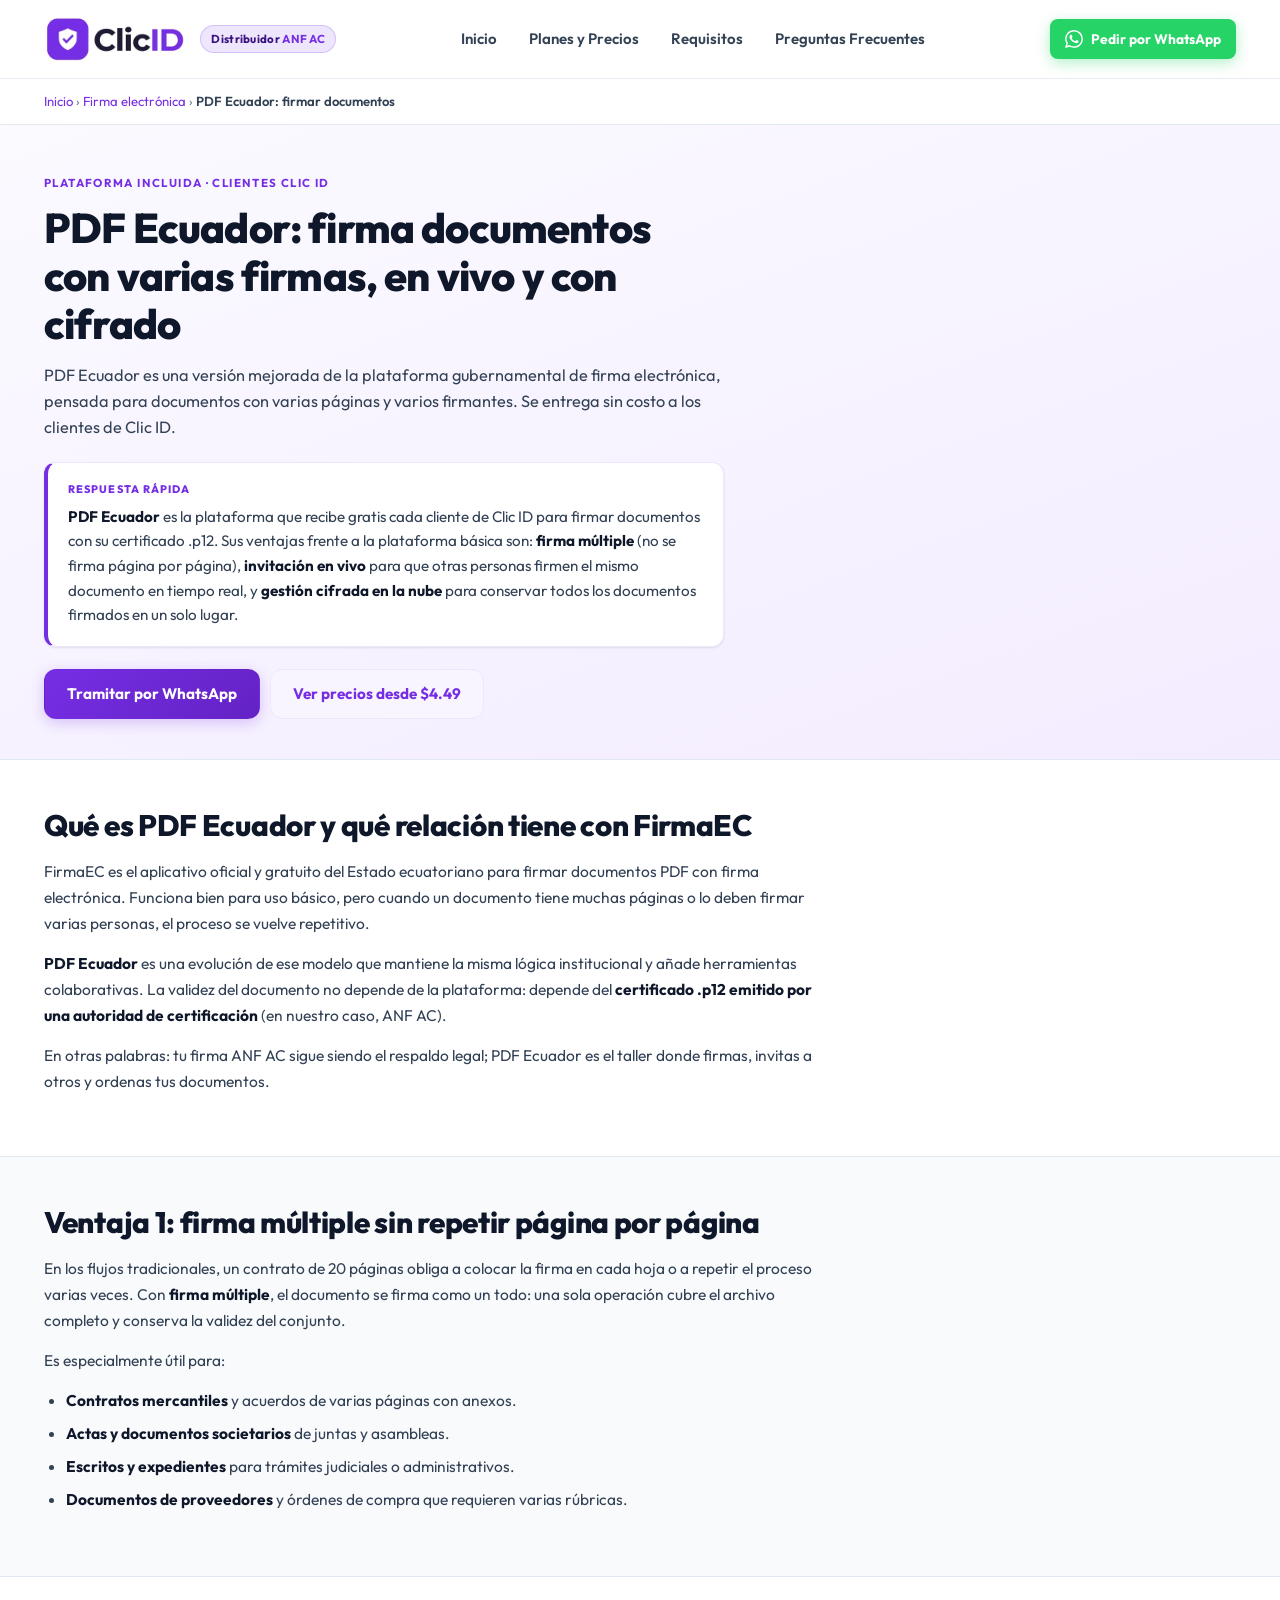
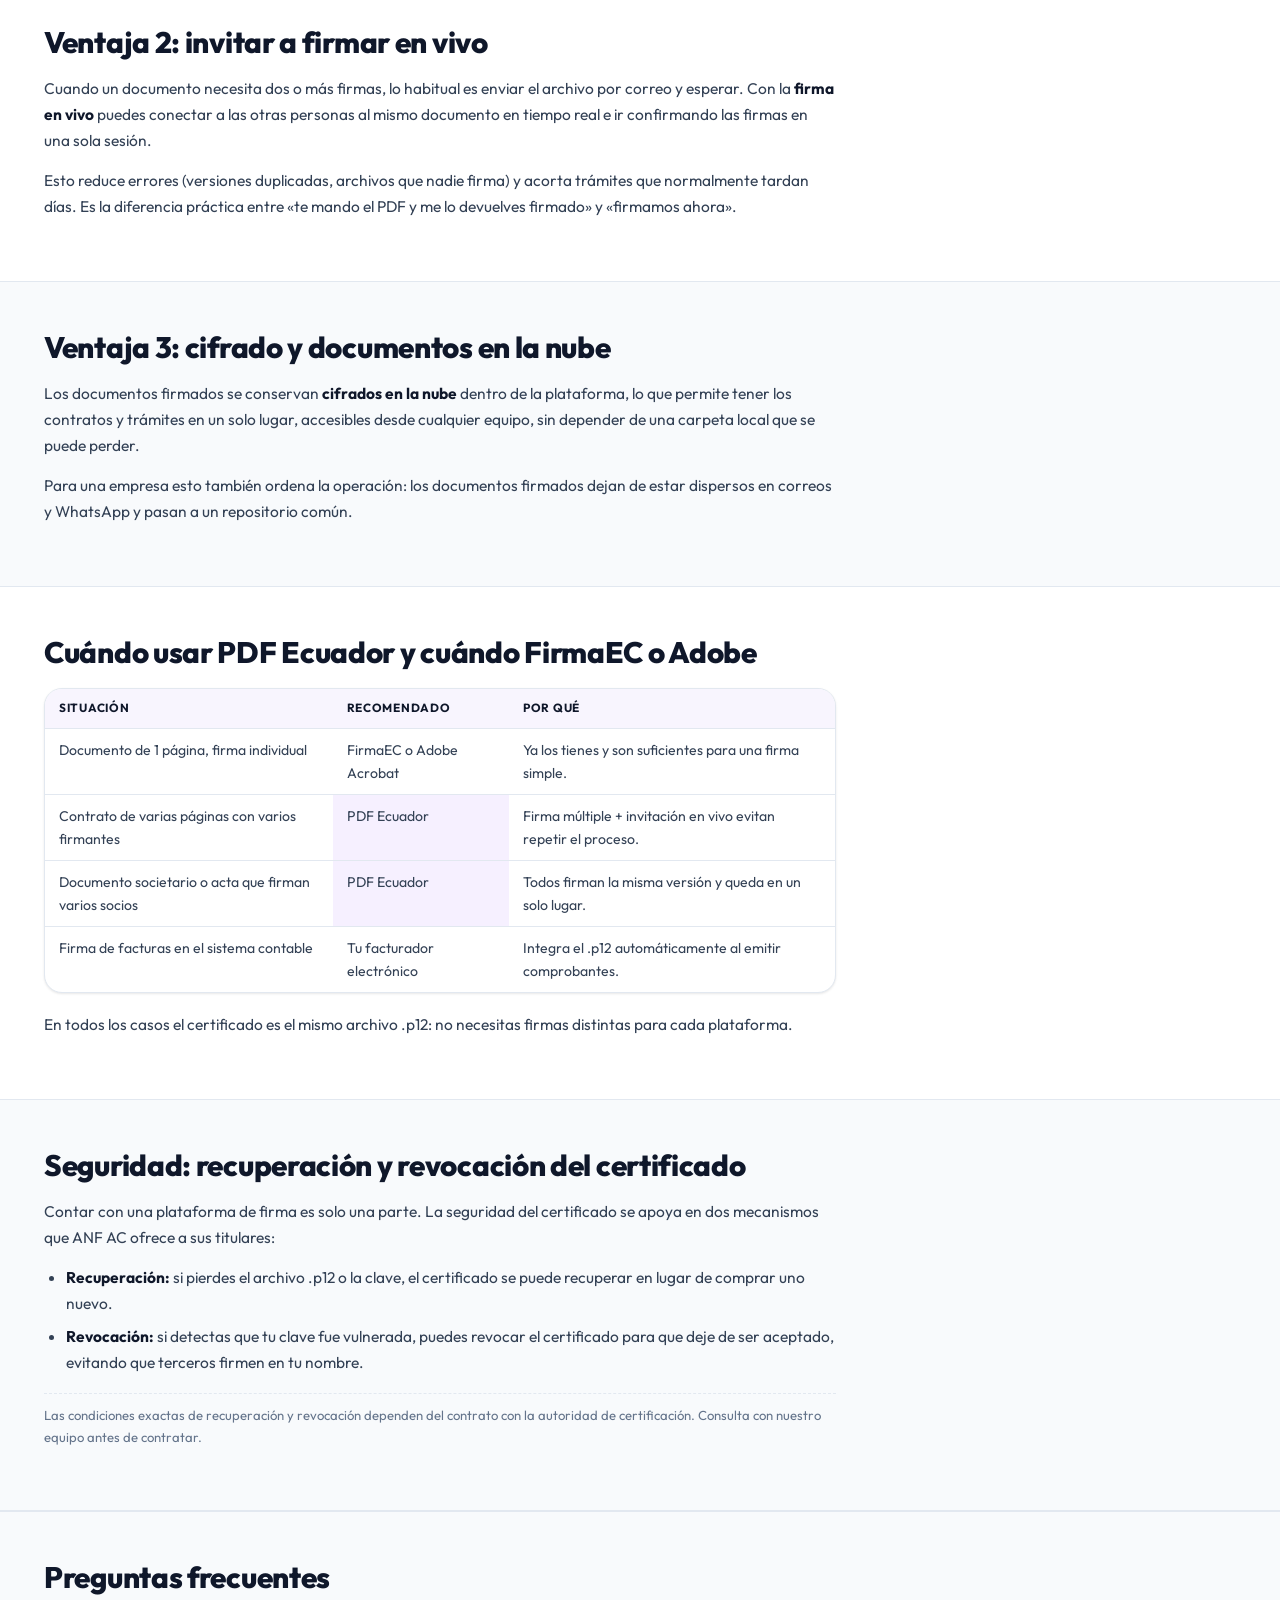
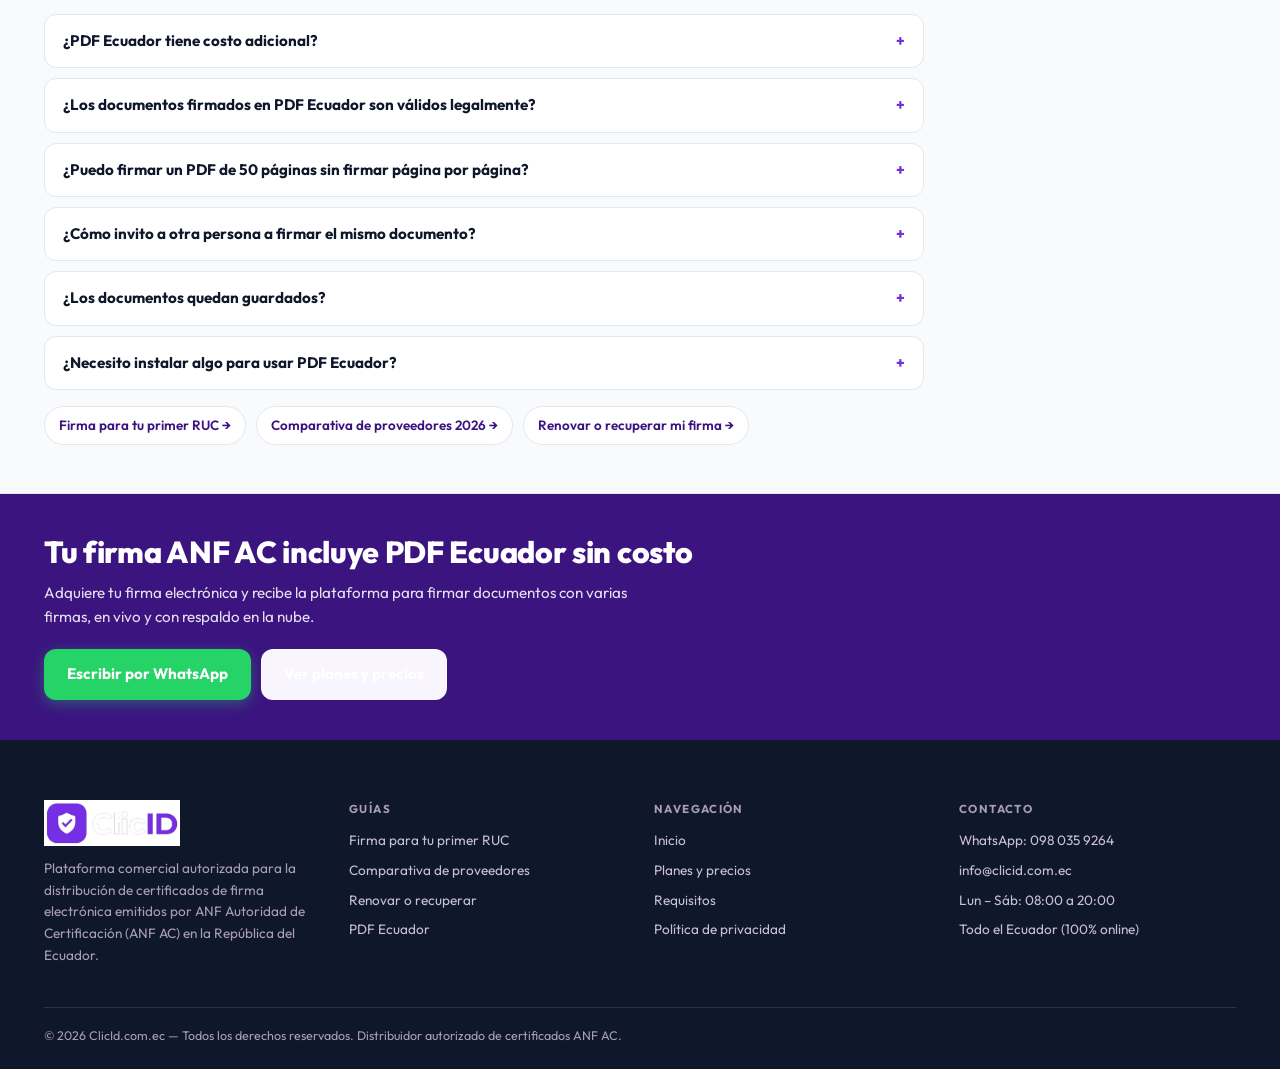
<file: pdf-ecuador-firmar-documentos.html>
<!DOCTYPE html>
<html lang="es">

<head>
  <meta charset="UTF-8">
  <meta name="viewport" content="width=device-width, initial-scale=1.0">
  <title>PDF Ecuador: firmar documentos con múltiples firmas y en vivo | Clic ID</title>
  <meta name="description" content="PDF Ecuador es la plataforma que Clic ID entrega gratis con tu firma ANF AC: firma múltiple sin página por página, invitación en vivo a otros firmantes y documentos cifrados en la nube.">
  <meta name="robots" content="index, follow, max-image-preview:large, max-snippet:-1">
  <meta name="author" content="Clic ID - Distribuidor Autorizado ANF AC">
  <meta name="geo.region" content="EC">
  <meta name="geo.placename" content="Ecuador">
  <link rel="canonical" href="https://clicid.com.ec/pdf-ecuador-firmar-documentos.html">
  <link rel="alternate" hreflang="es-EC" href="https://clicid.com.ec/pdf-ecuador-firmar-documentos.html">
  <link rel="sitemap" type="application/xml" title="Sitemap" href="/sitemap.xml">
  <link rel="describedby" type="text/plain" href="/llms.txt" title="Guía para modelos de lenguaje">

  <meta property="og:type" content="article">
  <meta property="og:locale" content="es_EC">
  <meta property="og:site_name" content="Clic ID - Firmas Electrónicas Ecuador">
  <meta property="og:url" content="https://clicid.com.ec/pdf-ecuador-firmar-documentos.html">
  <meta property="og:title" content="PDF Ecuador: firma múltiple, firma en vivo y nube cifrada">
  <meta property="og:description" content="PDF Ecuador es la plataforma que Clic ID entrega gratis con tu firma ANF AC: firma múltiple sin página por página, invitación en vivo a otros firmantes y documentos cifrados en la nube.">
  <meta property="og:image" content="https://clicid.com.ec/assets/og-image.jpg">
  <meta property="og:image:width" content="1200">
  <meta property="og:image:height" content="630">
  <meta name="twitter:card" content="summary_large_image">
  <meta name="twitter:title" content="PDF Ecuador: firma múltiple, firma en vivo y nube cifrada">
  <meta name="twitter:description" content="PDF Ecuador es la plataforma que Clic ID entrega gratis con tu firma ANF AC: firma múltiple sin página por página, invitación en vivo a otros firmantes y documentos cifrados en la nube.">
  <meta name="twitter:image" content="https://clicid.com.ec/assets/og-image.jpg">

  <link rel="preconnect" href="https://fonts.googleapis.com">
  <link rel="preconnect" href="https://fonts.gstatic.com" crossorigin>
  <link href="https://fonts.googleapis.com/css2?family=Outfit:wght@400;500;600;700;800&family=Inter:wght@400;500;600;700&display=swap" rel="stylesheet">
  <link rel="stylesheet" href="styles.css?v=3">
  <link rel="stylesheet" href="styles-paginas.css?v=1">
  <link rel="icon" type="image/png" href="assets/logo-icon.png">

    <style>
      .footer-grid { display: grid; grid-template-columns: repeat(auto-fit, minmax(200px, 1fr)); gap: 28px; }
      .footer-brand p { font-size: 0.85rem; color: #a99dbd; line-height: 1.6; margin-top: 12px; max-width: 34ch; }
      .footer-col h4 { font-size: 0.72rem; letter-spacing: 0.12em; text-transform: uppercase; color: #a99dbd; margin-bottom: 12px; }
      .footer-col ul { display: grid; gap: 8px; font-size: 0.85rem; }
      .footer-col a { color: #c9bfd9; text-decoration: none; }
      .footer-col a:hover { color: #fff; }
      .footer-col li { color: #c9bfd9; }
      .footer-bottom { border-top: 1px solid rgba(255,255,255,.12); margin-top: 28px; padding-top: 18px; font-size: 0.78rem; color: #a99dbd; }
    </style>

  <script type="application/ld+json">
{
  "@context": "https://schema.org",
  "@graph": [
    {
      "@type": "WebPage",
      "@id": "https://clicid.com.ec/pdf-ecuador-firmar-documentos.html#webpage",
      "url": "https://clicid.com.ec/pdf-ecuador-firmar-documentos.html",
      "name": "PDF Ecuador: firmar documentos con múltiples firmas y en vivo | Clic ID",
      "description": "PDF Ecuador es la plataforma que Clic ID entrega gratis con tu firma ANF AC: firma múltiple sin página por página, invitación en vivo a otros firmantes y documentos cifrados en la nube.",
      "inLanguage": "es-EC",
      "isPartOf": {
        "@type": "WebSite",
        "name": "Clic ID",
        "url": "https://clicid.com.ec/"
      },
      "publisher": {
        "@type": "Organization",
        "name": "Clic ID",
        "url": "https://clicid.com.ec/",
        "telephone": "+593980359264",
        "email": "info@clicid.com.ec"
      }
    },
    {
      "@type": "BreadcrumbList",
      "itemListElement": [
        {
          "@type": "ListItem",
          "position": 1,
          "name": "Inicio",
          "item": "https://clicid.com.ec/"
        },
        {
          "@type": "ListItem",
          "position": 2,
          "name": "PDF Ecuador: firmar documentos",
          "item": "https://clicid.com.ec/pdf-ecuador-firmar-documentos.html"
        }
      ]
    },
    {
      "@type": "FAQPage",
      "mainEntity": [
        {
          "@type": "Question",
          "name": "¿PDF Ecuador tiene costo adicional?",
          "acceptedAnswer": {
            "@type": "Answer",
            "text": "No. Se entrega sin costo a los clientes de Clic ID que adquieren su firma electrónica ANF AC."
          }
        },
        {
          "@type": "Question",
          "name": "¿Los documentos firmados en PDF Ecuador son válidos legalmente?",
          "acceptedAnswer": {
            "@type": "Answer",
            "text": "Sí. La validez la otorga el certificado de firma electrónica emitido por una autoridad de certificación acreditada (ANF AC), no la plataforma. El documento firmado con tu .p12 mantiene el mismo valor jurídico que la firma manuscrita."
          }
        },
        {
          "@type": "Question",
          "name": "¿Puedo firmar un PDF de 50 páginas sin firmar página por página?",
          "acceptedAnswer": {
            "@type": "Answer",
            "text": "Sí, con la función de firma múltiple el documento se firma como un conjunto, sin repetir la operación página por página."
          }
        },
        {
          "@type": "Question",
          "name": "¿Cómo invito a otra persona a firmar el mismo documento?",
          "acceptedAnswer": {
            "@type": "Answer",
            "text": "Desde la plataforma se invita al otro firmante y ambos trabajan sobre la misma versión del documento en tiempo real. Tu asesor de Clic ID puede acompañarte en la primera sesión."
          }
        },
        {
          "@type": "Question",
          "name": "¿Los documentos quedan guardados?",
          "acceptedAnswer": {
            "@type": "Answer",
            "text": "Sí, se conservan cifrados en la nube de la plataforma para que puedas consultarlos y descargarlos cuando los necesites."
          }
        },
        {
          "@type": "Question",
          "name": "¿Necesito instalar algo para usar PDF Ecuador?",
          "acceptedAnswer": {
            "@type": "Answer",
            "text": "No requiere instalación de software adicional: funciona desde el navegador, aunque el certificado .p12 debe estar disponible en el equipo o dispositivo desde el que firmas."
          }
        }
      ]
    }
  ]
}
  </script>
</head>

<body>
  <header class="header">
    <div class="container">
      <nav class="navbar">
        <a href="index.html" class="logo" aria-label="Clic ID - inicio">
          <img src="assets/logo-350.webp" alt="Clic ID - Firmas Electrónicas Ecuador" class="brand-logo-img" width="143" height="48" decoding="async">
          <span class="logo-distributor-badge">Distribuidor <strong>ANF AC</strong></span>
        </a>
        <ul class="nav-links" id="navLinks">
          <li><a href="index.html">Inicio</a></li>
          <li><a href="index.html#precios">Planes y Precios</a></li>
          <li><a href="index.html#requisitos">Requisitos</a></li>
          <li><a href="index.html#faq">Preguntas Frecuentes</a></li>
        </ul>
        <div class="nav-cta-wrapper">
          <a href="https://wa.me/593980359264?text=Hola%2C%20quiero%20mi%20firma%20electr%C3%B3nica"
             target="_blank" rel="noopener" class="btn btn-whatsapp btn-sm">
            <svg width="18" height="18" viewBox="0 0 24 24" fill="currentColor" aria-hidden="true"><path d="M.057 24l1.687-6.163a11.87 11.87 0 0 1-1.587-5.946C.16 5.335 5.495 0 12.05 0a11.82 11.82 0 0 1 8.413 3.488 11.82 11.82 0 0 1 3.48 8.414c-.003 6.557-5.338 11.892-11.893 11.892a11.9 11.9 0 0 1-5.688-1.448L.057 24zm6.597-3.807c1.676.995 3.276 1.591 5.392 1.592 5.448 0 9.886-4.434 9.889-9.885A9.87 9.87 0 0 0 12.05 1.92c-5.452 0-9.887 4.434-9.889 9.884a9.87 9.87 0 0 0 1.746 5.634l-.999 3.648 3.746-.983zm11.387-5.464c-.074-.124-.272-.198-.57-.347-.297-.149-1.758-.868-2.031-.967-.272-.099-.47-.149-.669.149-.198.297-.768.967-.941 1.165-.173.198-.347.223-.644.074-.297-.149-1.255-.462-2.39-1.475-.883-.788-1.48-1.761-1.653-2.059-.173-.297-.018-.458.13-.606.134-.133.297-.347.446-.521.151-.172.2-.296.3-.495.099-.198.05-.372-.025-.521-.075-.148-.669-1.611-.916-2.206-.242-.579-.487-.501-.669-.51l-.57-.01c-.198 0-.52.074-.792.372s-1.04 1.016-1.04 2.479 1.065 2.876 1.213 3.074c.149.198 2.095 3.2 5.076 4.487.709.306 1.263.489 1.694.626.712.226 1.36.194 1.872.118.571-.085 1.758-.719 2.006-1.413.248-.695.248-1.29.173-1.414z"/></svg>
            <span>Pedir por WhatsApp</span>
          </a>
          <button class="mobile-toggle" id="mobileToggle" aria-label="Abrir Menú">☰</button>
        </div>
      </nav>
    </div>
  </header>

  <main class="page-main">
    <nav class="crumbs" aria-label="Ruta de navegación">
      <div class="container">
        <a href="index.html">Inicio</a> › <a href="index.html#precios">Firma electrónica</a> › <span aria-current="page">PDF Ecuador: firmar documentos</span>
      </div>
    </nav>

    <section class="page-hero">
      <div class="container">
        <p class="eyebrow-page">Plataforma incluida · Clientes Clic ID</p>
        <h1>PDF Ecuador: firma documentos con varias firmas, en vivo y con cifrado</h1>
        <p class="lead">PDF Ecuador es una versión mejorada de la plataforma gubernamental de firma electrónica, pensada para documentos con varias páginas y varios firmantes. Se entrega sin costo a los clientes de Clic ID.</p>
        <div class="answer-box">
          <span class="answer-label">Respuesta rápida</span>
          <strong>PDF Ecuador</strong> es la plataforma que recibe gratis cada cliente de Clic ID para firmar documentos con su certificado .p12. Sus ventajas frente a la plataforma básica son: <strong>firma múltiple</strong> (no se firma página por página), <strong>invitación en vivo</strong> para que otras personas firmen el mismo documento en tiempo real, y <strong>gestión cifrada en la nube</strong> para conservar todos los documentos firmados en un solo lugar.
        </div>
        <div class="btns">
          <a class="btn btn-primary" href="https://wa.me/593980359264?text=Hola%2C%20quiero%20mi%20firma%20electr%C3%B3nica" target="_blank" rel="noopener">Tramitar por WhatsApp</a>
          <a class="btn btn-outline" href="index.html#precios">Ver precios desde $4.49</a>
        </div>
      </div>
    </section>

    <section class="page-section">
      <div class="container">
        <div class="prose">
          <h2>Qué es PDF Ecuador y qué relación tiene con FirmaEC</h2>
        <p>FirmaEC es el aplicativo oficial y gratuito del Estado ecuatoriano para firmar documentos PDF con firma electrónica. Funciona bien para uso básico, pero cuando un documento tiene muchas páginas o lo deben firmar varias personas, el proceso se vuelve repetitivo.</p>
        <p><strong>PDF Ecuador</strong> es una evolución de ese modelo que mantiene la misma lógica institucional y añade herramientas colaborativas. La validez del documento no depende de la plataforma: depende del <strong>certificado .p12 emitido por una autoridad de certificación</strong> (en nuestro caso, ANF AC).</p>
        <p>En otras palabras: tu firma ANF AC sigue siendo el respaldo legal; PDF Ecuador es el taller donde firmas, invitas a otros y ordenas tus documentos.</p>
        </div>
      </div>
    </section>
    <section class="page-section alt">
      <div class="container">
        <div class="prose">
          <h2>Ventaja 1: firma múltiple sin repetir página por página</h2>
        <p>En los flujos tradicionales, un contrato de 20 páginas obliga a colocar la firma en cada hoja o a repetir el proceso varias veces. Con <strong>firma múltiple</strong>, el documento se firma como un todo: una sola operación cubre el archivo completo y conserva la validez del conjunto.</p>
        <p>Es especialmente útil para:</p>
        <ul>
          <li><strong>Contratos mercantiles</strong> y acuerdos de varias páginas con anexos.</li>
          <li><strong>Actas y documentos societarios</strong> de juntas y asambleas.</li>
          <li><strong>Escritos y expedientes</strong> para trámites judiciales o administrativos.</li>
          <li><strong>Documentos de proveedores</strong> y órdenes de compra que requieren varias rúbricas.</li>
        </ul>
        </div>
      </div>
    </section>
    <section class="page-section">
      <div class="container">
        <div class="prose">
          <h2>Ventaja 2: invitar a firmar en vivo</h2>
        <p>Cuando un documento necesita dos o más firmas, lo habitual es enviar el archivo por correo y esperar. Con la <strong>firma en vivo</strong> puedes conectar a las otras personas al mismo documento en tiempo real e ir confirmando las firmas en una sola sesión.</p>
        <p>Esto reduce errores (versiones duplicadas, archivos que nadie firma) y acorta trámites que normalmente tardan días. Es la diferencia práctica entre «te mando el PDF y me lo devuelves firmado» y «firmamos ahora».</p>
        </div>
      </div>
    </section>
    <section class="page-section alt">
      <div class="container">
        <div class="prose">
          <h2>Ventaja 3: cifrado y documentos en la nube</h2>
        <p>Los documentos firmados se conservan <strong>cifrados en la nube</strong> dentro de la plataforma, lo que permite tener los contratos y trámites en un solo lugar, accesibles desde cualquier equipo, sin depender de una carpeta local que se puede perder.</p>
        <p>Para una empresa esto también ordena la operación: los documentos firmados dejan de estar dispersos en correos y WhatsApp y pasan a un repositorio común.</p>
        </div>
      </div>
    </section>
    <section class="page-section">
      <div class="container">
        <div class="prose">
          <h2>Cuándo usar PDF Ecuador y cuándo FirmaEC o Adobe</h2>
          <div class="table-wrap">
            <table class="data">
              
              <thead>
                <tr><th scope="col">Situación</th><th scope="col">Recomendado</th><th scope="col">Por qué</th></tr>
              </thead>
              <tbody>
          <tr><td>Documento de 1 página, firma individual</td><td>FirmaEC o Adobe Acrobat</td><td>Ya los tienes y son suficientes para una firma simple.</td></tr>
          <tr><td>Contrato de varias páginas con varios firmantes</td><td class="hl">PDF Ecuador</td><td>Firma múltiple + invitación en vivo evitan repetir el proceso.</td></tr>
          <tr><td>Documento societario o acta que firman varios socios</td><td class="hl">PDF Ecuador</td><td>Todos firman la misma versión y queda en un solo lugar.</td></tr>
          <tr><td>Firma de facturas en el sistema contable</td><td>Tu facturador electrónico</td><td>Integra el .p12 automáticamente al emitir comprobantes.</td></tr>
              </tbody>
            </table>
          </div>
        <p>En todos los casos el certificado es el mismo archivo .p12: no necesitas firmas distintas para cada plataforma.</p>
        </div>
      </div>
    </section>
    <section class="page-section alt">
      <div class="container">
        <div class="prose">
          <h2>Seguridad: recuperación y revocación del certificado</h2>
        <p>Contar con una plataforma de firma es solo una parte. La seguridad del certificado se apoya en dos mecanismos que ANF AC ofrece a sus titulares:</p>
        <ul>
          <li><strong>Recuperación:</strong> si pierdes el archivo .p12 o la clave, el certificado se puede recuperar en lugar de comprar uno nuevo.</li>
          <li><strong>Revocación:</strong> si detectas que tu clave fue vulnerada, puedes revocar el certificado para que deje de ser aceptado, evitando que terceros firmen en tu nombre.</li>
        </ul>
        <p class="note">Las condiciones exactas de recuperación y revocación dependen del contrato con la autoridad de certificación. Consulta con nuestro equipo antes de contratar.</p>
        </div>
      </div>
    </section>

    <section class="page-section alt">
      <div class="container">
        <div class="prose" style="max-width:none;">
          <h2>Preguntas frecuentes</h2>
        </div>
        <div class="faq-list">
          <details class="pag-faq">
            <summary>¿PDF Ecuador tiene costo adicional?</summary>
            <p>No. Se entrega sin costo a los clientes de Clic ID que adquieren su firma electrónica ANF AC.</p>
          </details>
          <details class="pag-faq">
            <summary>¿Los documentos firmados en PDF Ecuador son válidos legalmente?</summary>
            <p>Sí. La validez la otorga el certificado de firma electrónica emitido por una autoridad de certificación acreditada (ANF AC), no la plataforma. El documento firmado con tu .p12 mantiene el mismo valor jurídico que la firma manuscrita.</p>
          </details>
          <details class="pag-faq">
            <summary>¿Puedo firmar un PDF de 50 páginas sin firmar página por página?</summary>
            <p>Sí, con la función de firma múltiple el documento se firma como un conjunto, sin repetir la operación página por página.</p>
          </details>
          <details class="pag-faq">
            <summary>¿Cómo invito a otra persona a firmar el mismo documento?</summary>
            <p>Desde la plataforma se invita al otro firmante y ambos trabajan sobre la misma versión del documento en tiempo real. Tu asesor de Clic ID puede acompañarte en la primera sesión.</p>
          </details>
          <details class="pag-faq">
            <summary>¿Los documentos quedan guardados?</summary>
            <p>Sí, se conservan cifrados en la nube de la plataforma para que puedas consultarlos y descargarlos cuando los necesites.</p>
          </details>
          <details class="pag-faq">
            <summary>¿Necesito instalar algo para usar PDF Ecuador?</summary>
            <p>No requiere instalación de software adicional: funciona desde el navegador, aunque el certificado .p12 debe estar disponible en el equipo o dispositivo desde el que firmas.</p>
          </details>
        </div>
        <div class="related" aria-label="Otras guías">
<a href="firma-electronica-primer-ruc.html">Firma para tu primer RUC →</a><a href="comparativa-firmas-electronicas-ecuador.html">Comparativa de proveedores 2026 →</a><a href="renovar-firma-electronica.html">Renovar o recuperar mi firma →</a>
        </div>
      </div>
    </section>

    <section class="cta-band">
      <div class="container">
        <h2>Tu firma ANF AC incluye PDF Ecuador sin costo</h2>
        <p>Adquiere tu firma electrónica y recibe la plataforma para firmar documentos con varias firmas, en vivo y con respaldo en la nube.</p>
        <div class="btns">
          <a class="btn btn-whatsapp" href="https://wa.me/593980359264?text=Hola%2C%20quiero%20mi%20firma%20electr%C3%B3nica" target="_blank" rel="noopener">Escribir por WhatsApp</a>
          <a class="btn btn-outline" href="index.html#precios">Ver planes y precios</a>
        </div>
      </div>
    </section>
  </main>

  <footer class="footer">
    <div class="container">
      <div class="footer-grid">
        <div class="footer-brand">
          <img src="assets/logo-light-350.webp" alt="Clic ID - Firmas Electrónicas" class="footer-logo-img" width="138" height="46" loading="lazy" decoding="async">
          <p>Plataforma comercial autorizada para la distribución de certificados de firma electrónica emitidos por ANF Autoridad de Certificación (ANF AC) en la República del Ecuador.</p>
        </div>
        <div class="footer-col">
          <h4>Guías</h4>
          <ul>
            <li><a href="firma-electronica-primer-ruc.html">Firma para tu primer RUC</a></li>
            <li><a href="comparativa-firmas-electronicas-ecuador.html">Comparativa de proveedores</a></li>
            <li><a href="renovar-firma-electronica.html">Renovar o recuperar</a></li>
            <li><a href="pdf-ecuador-firmar-documentos.html">PDF Ecuador</a></li>
          </ul>
        </div>
        <div class="footer-col">
          <h4>Navegación</h4>
          <ul>
            <li><a href="index.html">Inicio</a></li>
            <li><a href="index.html#precios">Planes y precios</a></li>
            <li><a href="index.html#requisitos">Requisitos</a></li>
            <li><a href="politica-de-privacidad.html">Política de privacidad</a></li>
          </ul>
        </div>
        <div class="footer-col">
          <h4>Contacto</h4>
          <ul>
            <li>WhatsApp: 098 035 9264</li>
            <li>info@clicid.com.ec</li>
            <li>Lun – Sáb: 08:00 a 20:00</li>
            <li>Todo el Ecuador (100% online)</li>
          </ul>
        </div>
      </div>
      <div class="footer-bottom">
        <p>© 2026 ClicId.com.ec — Todos los derechos reservados. Distribuidor autorizado de certificados ANF AC.</p>
      </div>
    </div>
  </footer>

  <script>
    (function () {
      var toggle = document.getElementById('mobileToggle');
      var links = document.getElementById('navLinks');
      if (toggle && links) {
        toggle.addEventListener('click', function () {
          var open = links.classList.toggle('open');
          toggle.setAttribute('aria-expanded', open ? 'true' : 'false');
          toggle.textContent = open ? '✕' : '☰';
        });
      }
    })();
  </script>
</body>

</html>
</file>
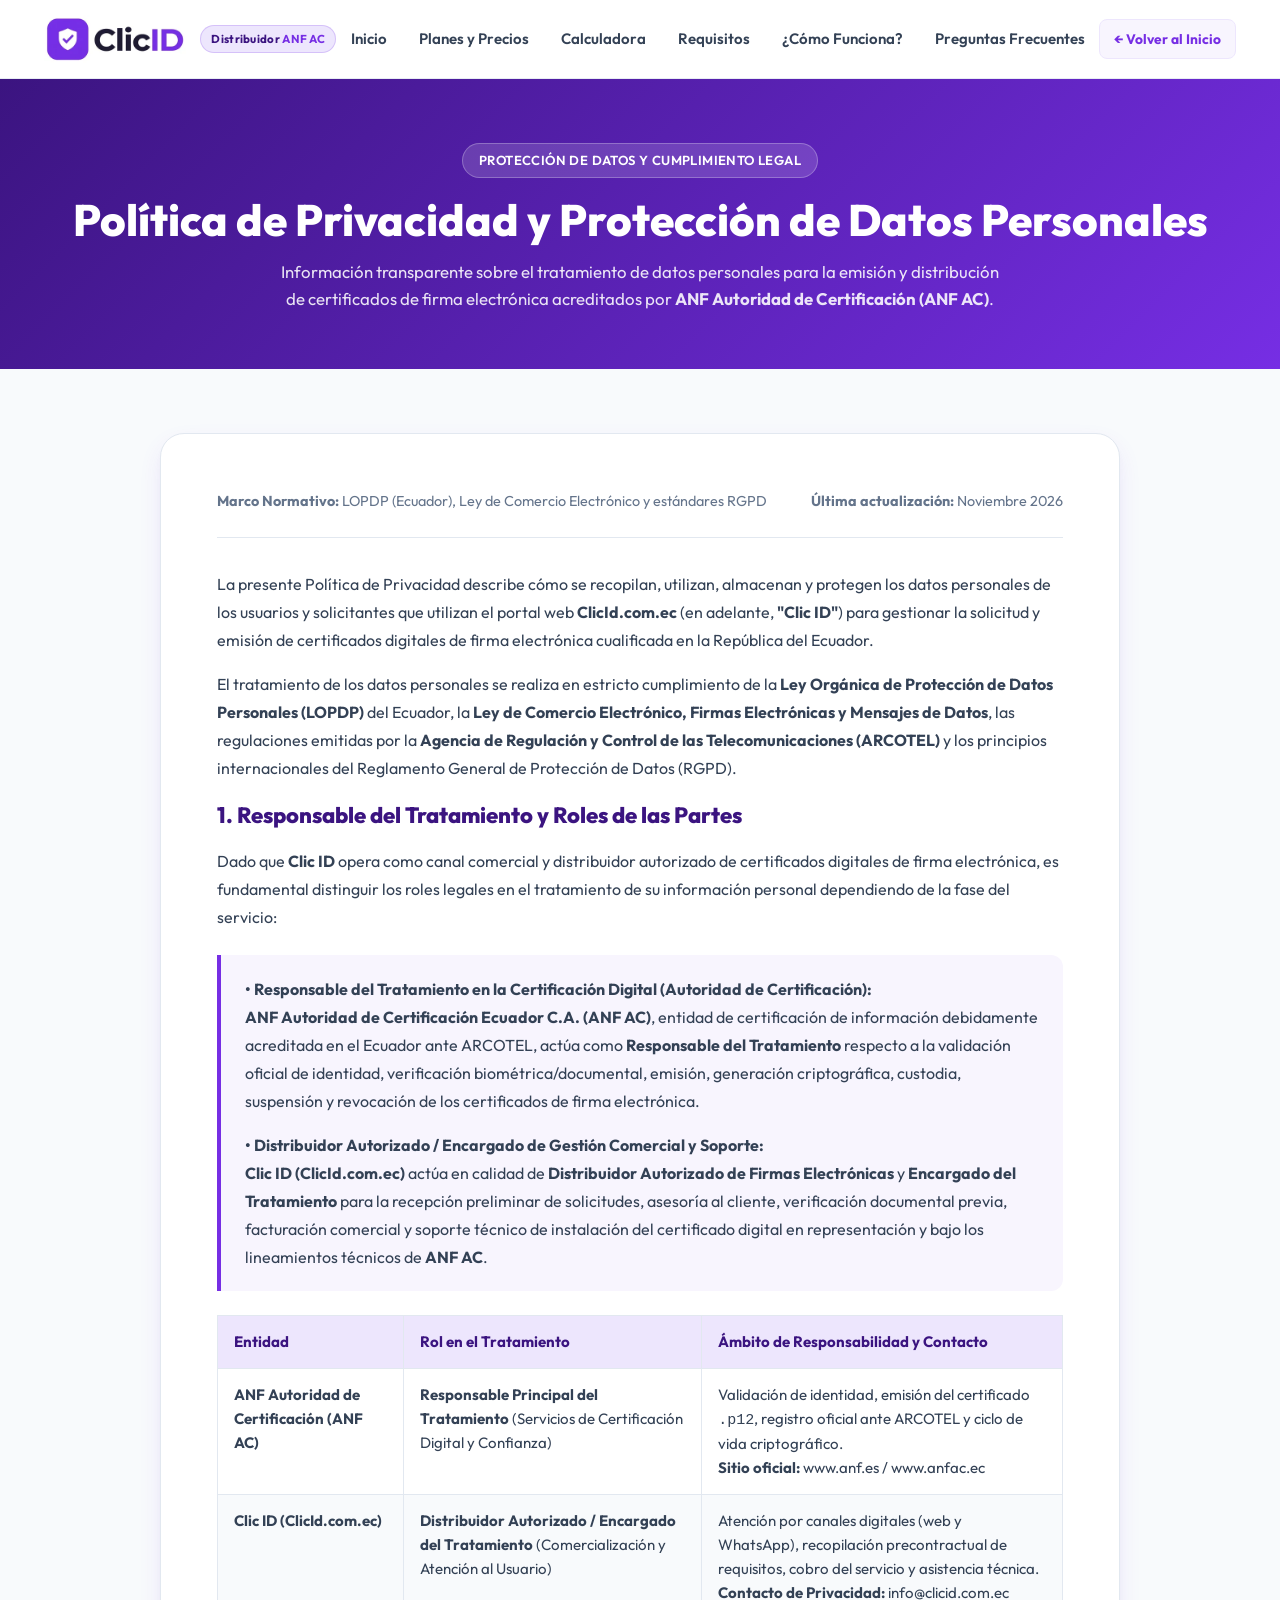
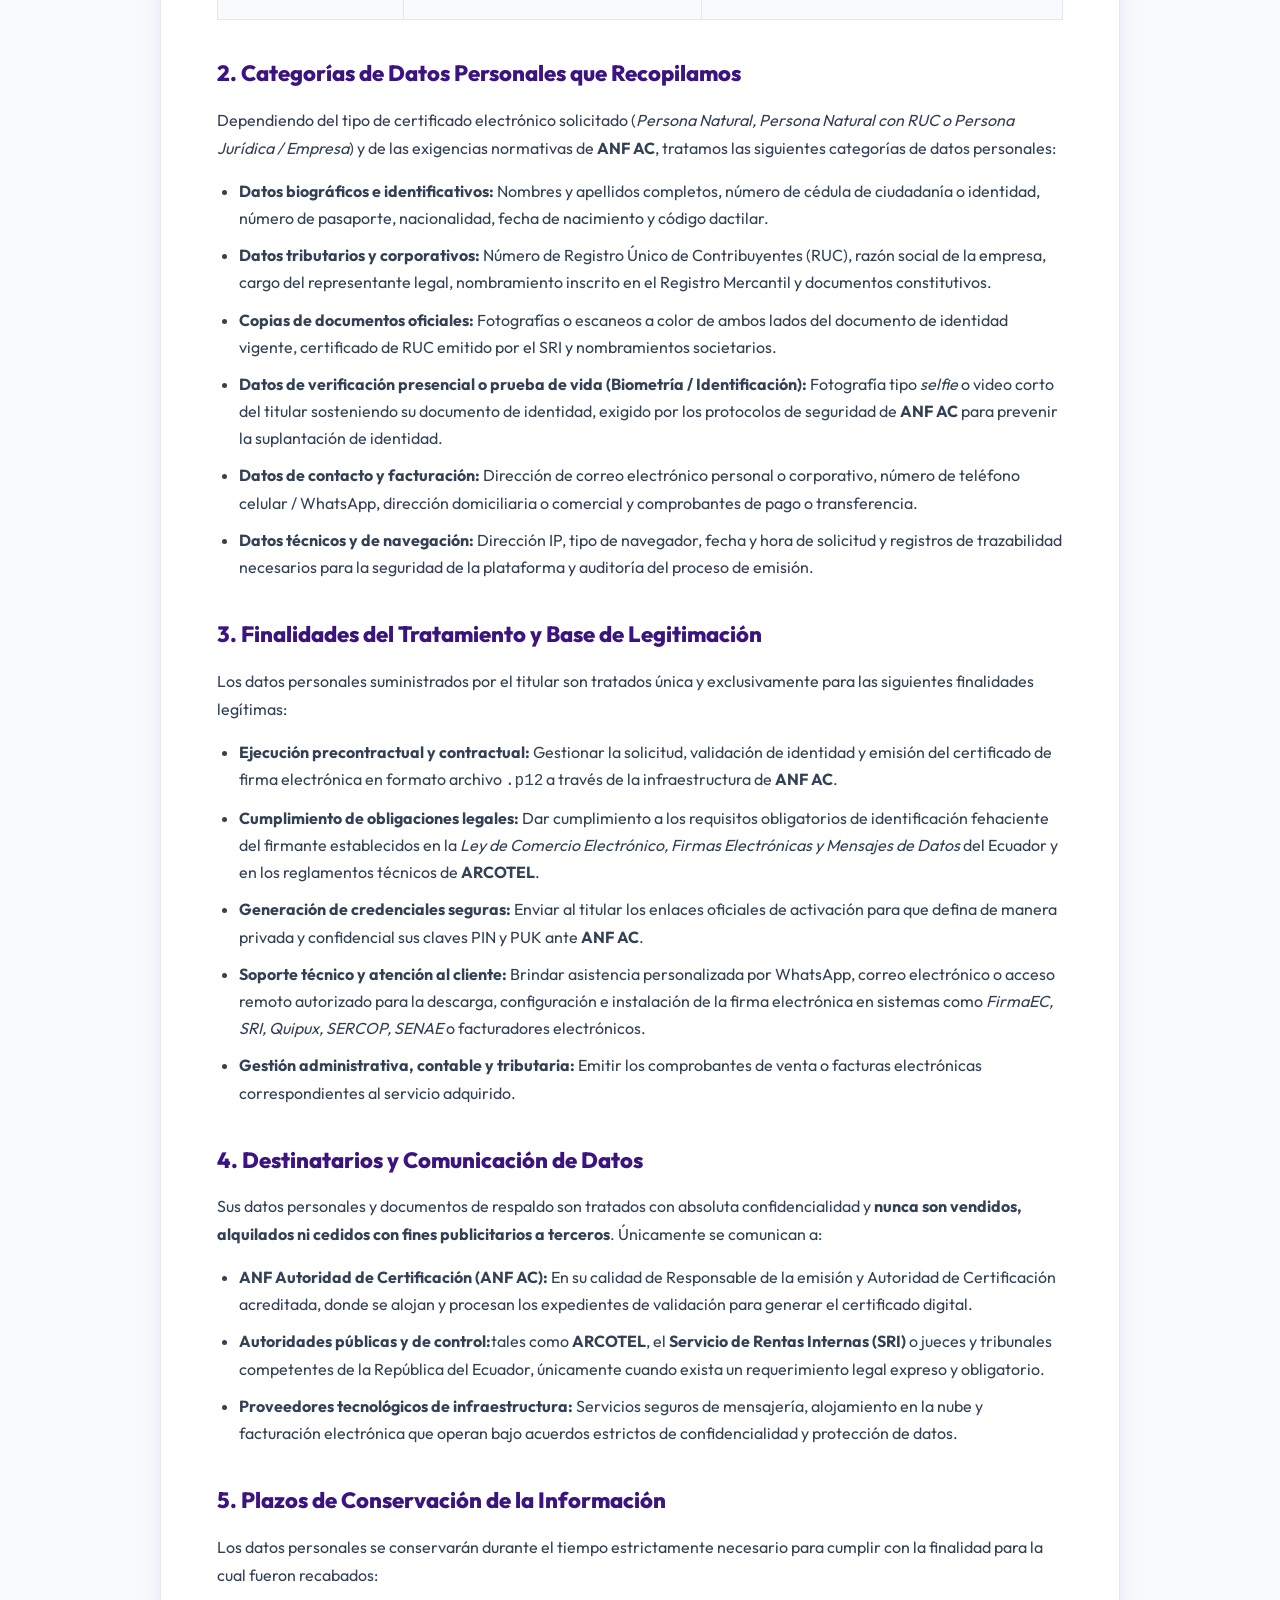
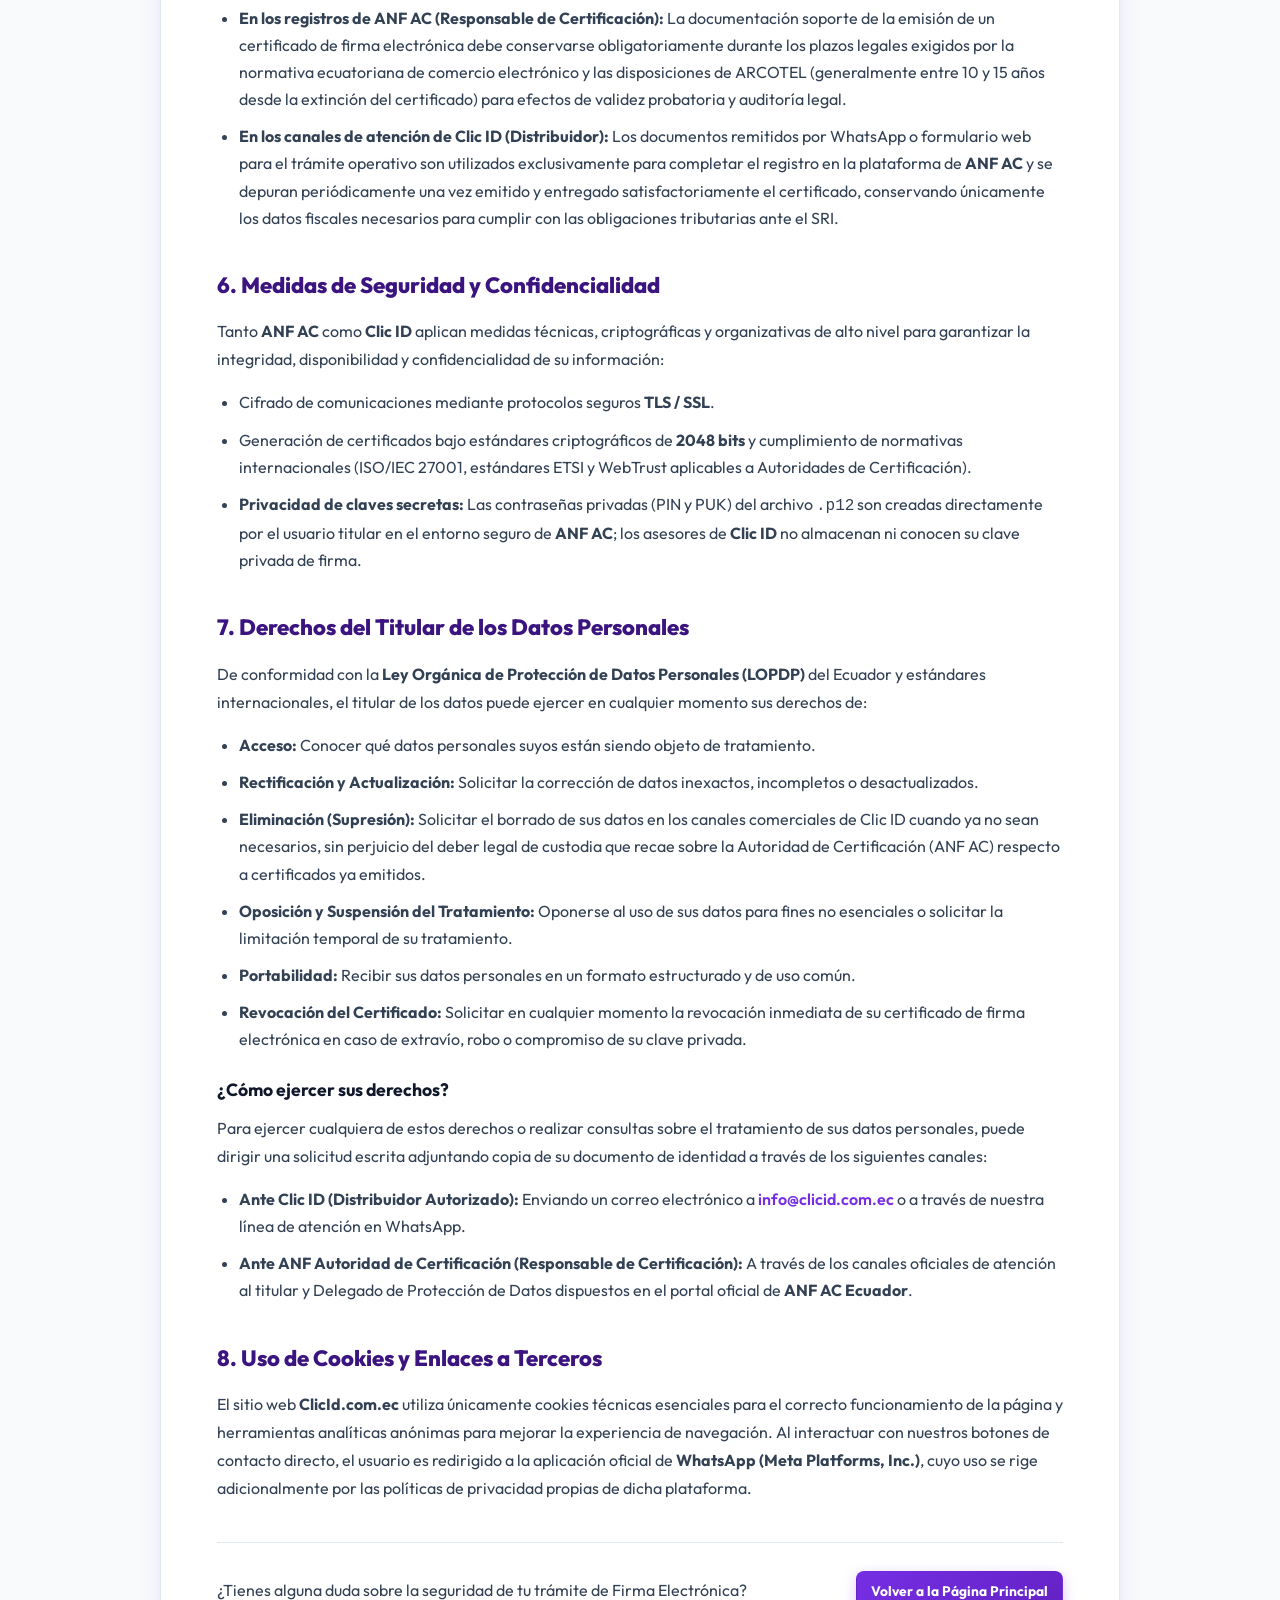
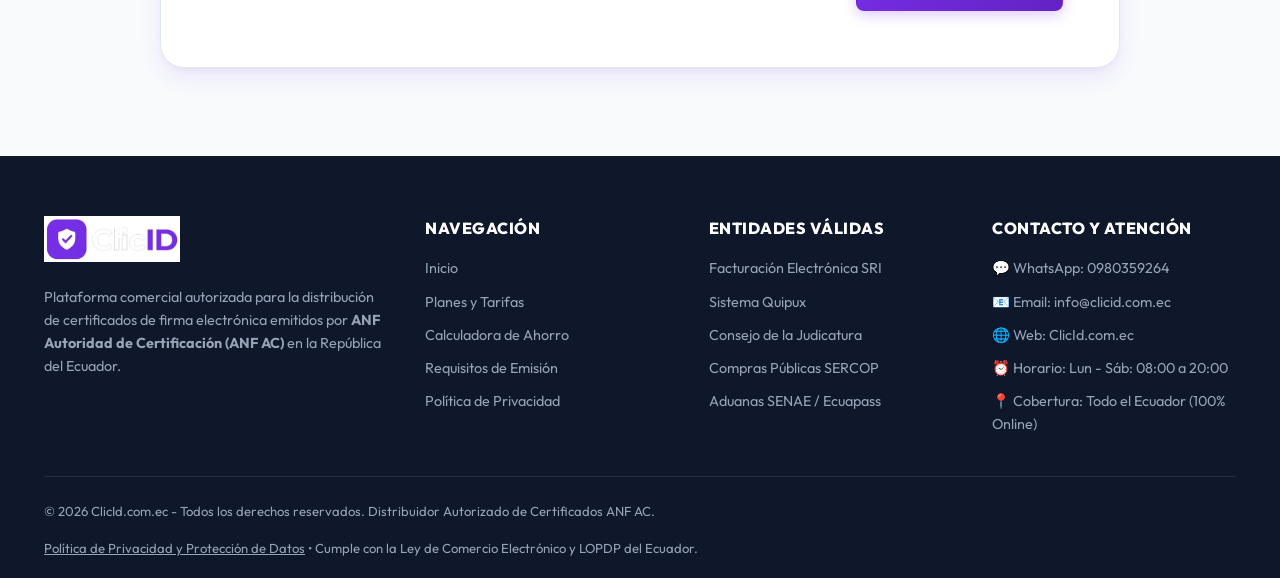
<file: politica-de-privacidad.html>
<!DOCTYPE html>
<html lang="es">
<head>
  <meta charset="UTF-8">
  <meta name="viewport" content="width=device-width, initial-scale=1.0">
  
  <!-- Primary Meta Tags -->
  <title>Política de Privacidad y Protección de Datos | Clic ID - Distribuidor Autorizado ANF AC</title>
  <meta name="title" content="Política de Privacidad y Protección de Datos | Clic ID - Distribuidor Autorizado ANF AC">
  <meta name="description" content="Política de Privacidad y Protección de Datos Personales de Clic ID y ANF Autoridad de Certificación (ANF AC) para la emisión de firmas electrónicas en Ecuador.">
  <meta name="robots" content="index, follow">
  <link rel="canonical" href="https://clicid.com.ec/politica-de-privacidad.html">

  <!-- Google Fonts: Outfit & Inter -->
  <link rel="preconnect" href="https://fonts.googleapis.com">
  <link rel="preconnect" href="https://fonts.gstatic.com" crossorigin>
  <link href="https://fonts.googleapis.com/css2?family=Outfit:wght@400;500;600;700;800;900&family=Inter:wght@400;500;600;700&display=swap" rel="stylesheet">

  <!-- Favicon -->
  <link rel="icon" type="image/png" href="assets/logo-icon.png">

  <!-- Estilos CSS -->
  <link rel="stylesheet" href="styles.css">

  <style>
    .legal-hero {
      background: linear-gradient(135deg, #3b1480 0%, #762ee4 100%);
      color: #ffffff;
      padding: 64px 0 56px;
      text-align: center;
    }
    .legal-hero .badge-pill {
      display: inline-block;
      background: rgba(255, 255, 255, 0.15);
      border: 1px solid rgba(255, 255, 255, 0.25);
      color: #fff;
      font-size: 0.82rem;
      font-weight: 600;
      padding: 6px 16px;
      border-radius: 9999px;
      margin-bottom: 16px;
      letter-spacing: 0.4px;
      text-transform: uppercase;
    }
    .legal-hero h1 {
      font-size: clamp(1.9rem, 4vw, 2.75rem);
      font-weight: 800;
      margin-bottom: 12px;
      line-height: 1.2;
    }
    .legal-hero p {
      font-size: 1.05rem;
      color: rgba(255, 255, 255, 0.88);
      max-width: 720px;
      margin: 0 auto;
    }
    .legal-section {
      padding: 64px 0 88px;
      background-color: var(--bg-subtle);
    }
    .legal-card {
      background: var(--bg-white);
      border-radius: var(--radius-xl);
      box-shadow: var(--shadow-lg);
      border: 1px solid var(--border-color);
      padding: clamp(28px, 5vw, 56px);
      max-width: 960px;
      margin: 0 auto;
    }
    .legal-meta {
      display: flex;
      flex-wrap: wrap;
      justify-content: space-between;
      align-items: center;
      gap: 12px;
      padding-bottom: 24px;
      margin-bottom: 32px;
      border-bottom: 1px solid var(--border-color);
      font-size: 0.9rem;
      color: var(--text-muted);
    }
    .legal-content h2 {
      font-size: 1.38rem;
      font-weight: 800;
      color: var(--primary-dark);
      margin-top: 36px;
      margin-bottom: 14px;
      display: flex;
      align-items: center;
      gap: 10px;
    }
    .legal-content h2:first-of-type {
      margin-top: 0;
    }
    .legal-content h3 {
      font-size: 1.1rem;
      font-weight: 700;
      color: var(--text-dark);
      margin-top: 22px;
      margin-bottom: 10px;
    }
    .legal-content p {
      margin-bottom: 16px;
      color: var(--text-body);
      line-height: 1.75;
    }
    .legal-content ul {
      margin: 0 0 20px 22px;
      color: var(--text-body);
    }
    .legal-content li {
      margin-bottom: 10px;
      line-height: 1.7;
    }
    .legal-highlight-box {
      background: var(--primary-subtle);
      border-left: 4px solid var(--primary);
      padding: 20px 24px;
      border-radius: 0 var(--radius-md) var(--radius-md) 0;
      margin: 24px 0;
    }
    .legal-highlight-box p:last-child {
      margin-bottom: 0;
    }
    .legal-table-wrap {
      overflow-x: auto;
      margin: 20px 0 28px;
    }
    .legal-table {
      width: 100%;
      border-collapse: collapse;
      font-size: 0.94rem;
    }
    .legal-table th,
    .legal-table td {
      border: 1px solid var(--border-color);
      padding: 14px 16px;
      text-align: left;
      vertical-align: top;
    }
    .legal-table th {
      background: var(--primary-soft);
      color: var(--primary-dark);
      font-weight: 700;
    }
    .legal-table tr:nth-child(even) td {
      background: var(--bg-subtle);
    }
    .back-home-bar {
      margin-top: 40px;
      padding-top: 28px;
      border-top: 1px solid var(--border-color);
      display: flex;
      justify-content: space-between;
      align-items: center;
      flex-wrap: wrap;
      gap: 16px;
    }
  </style>
</head>
<body>

  <!-- ==========================================================================
       Header / Navbar Principal
       ========================================================================== -->
  <header class="header">
    <div class="container">
      <nav class="navbar">
        <a href="index.html" class="logo" id="brandLogo">
          <img src="assets/logo-350.webp" alt="Clic ID - Firmas Electrónicas Ecuador" class="brand-logo-img" width="143" height="48" decoding="async">
          <span class="logo-distributor-badge">Distribuidor <strong>ANF AC</strong></span>
        </a>

        <ul class="nav-links" id="navLinks">
          <li><a href="index.html#inicio">Inicio</a></li>
          <li><a href="index.html#precios">Planes y Precios</a></li>
          <li><a href="index.html#calculadora">Calculadora</a></li>
          <li><a href="index.html#requisitos">Requisitos</a></li>
          <li><a href="index.html#proceso">¿Cómo Funciona?</a></li>
          <li><a href="index.html#faq">Preguntas Frecuentes</a></li>
        </ul>

        <div class="nav-cta-wrapper">
          <a href="index.html" class="btn btn-outline btn-sm">
            ← Volver al Inicio
          </a>
        </div>
      </nav>
    </div>
  </header>

  <!-- ==========================================================================
       Cabecera Legal
       ========================================================================== -->
  <section class="legal-hero">
    <div class="container">
      <span class="badge-pill">Protección de Datos y Cumplimiento Legal</span>
      <h1>Política de Privacidad y Protección de Datos Personales</h1>
      <p>
        Información transparente sobre el tratamiento de datos personales para la emisión y distribución de certificados de firma electrónica acreditados por <strong>ANF Autoridad de Certificación (ANF AC)</strong>.
      </p>
    </div>
  </section>

  <!-- ==========================================================================
       Contenido de la Política de Privacidad
       ========================================================================== -->
  <section class="legal-section">
    <div class="container">
      <div class="legal-card">
        <div class="legal-meta">
          <span><strong>Marco Normativo:</strong> LOPDP (Ecuador), Ley de Comercio Electrónico y estándares RGPD</span>
          <span><strong>Última actualización:</strong> Noviembre 2026</span>
        </div>

        <div class="legal-content">
          <p>
            La presente Política de Privacidad describe cómo se recopilan, utilizan, almacenan y protegen los datos personales de los usuarios y solicitantes que utilizan el portal web <strong>ClicId.com.ec</strong> (en adelante, <strong>"Clic ID"</strong>) para gestionar la solicitud y emisión de certificados digitales de firma electrónica cualificada en la República del Ecuador.
          </p>
          <p>
            El tratamiento de los datos personales se realiza en estricto cumplimiento de la <strong>Ley Orgánica de Protección de Datos Personales (LOPDP)</strong> del Ecuador, la <strong>Ley de Comercio Electrónico, Firmas Electrónicas y Mensajes de Datos</strong>, las regulaciones emitidas por la <strong>Agencia de Regulación y Control de las Telecomunicaciones (ARCOTEL)</strong> y los principios internacionales del Reglamento General de Protección de Datos (RGPD).
          </p>

          <h2>1. Responsable del Tratamiento y Roles de las Partes</h2>
          <p>
            Dado que <strong>Clic ID</strong> opera como canal comercial y distribuidor autorizado de certificados digitales de firma electrónica, es fundamental distinguir los roles legales en el tratamiento de su información personal dependiendo de la fase del servicio:
          </p>

          <div class="legal-highlight-box">
            <p>
              <strong>• Responsable del Tratamiento en la Certificación Digital (Autoridad de Certificación):</strong><br>
              <strong>ANF Autoridad de Certificación Ecuador C.A. (ANF AC)</strong>, entidad de certificación de información debidamente acreditada en el Ecuador ante ARCOTEL, actúa como <strong>Responsable del Tratamiento</strong> respecto a la validación oficial de identidad, verificación biométrica/documental, emisión, generación criptográfica, custodia, suspensión y revocación de los certificados de firma electrónica.
            </p>
            <p style="margin-top: 12px;">
              <strong>• Distribuidor Autorizado / Encargado de Gestión Comercial y Soporte:</strong><br>
              <strong>Clic ID (ClicId.com.ec)</strong> actúa en calidad de <strong>Distribuidor Autorizado de Firmas Electrónicas</strong> y <strong>Encargado del Tratamiento</strong> para la recepción preliminar de solicitudes, asesoría al cliente, verificación documental previa, facturación comercial y soporte técnico de instalación del certificado digital en representación y bajo los lineamientos técnicos de <strong>ANF AC</strong>.
            </p>
          </div>

          <div class="legal-table-wrap">
            <table class="legal-table">
              <thead>
                <tr>
                  <th>Entidad</th>
                  <th>Rol en el Tratamiento</th>
                  <th>Ámbito de Responsabilidad y Contacto</th>
                </tr>
              </thead>
              <tbody>
                <tr>
                  <td><strong>ANF Autoridad de Certificación (ANF AC)</strong></td>
                  <td><strong>Responsable Principal del Tratamiento</strong> (Servicios de Certificación Digital y Confianza)</td>
                  <td>
                    Validación de identidad, emisión del certificado <code>.p12</code>, registro oficial ante ARCOTEL y ciclo de vida criptográfico.<br>
                    <strong>Sitio oficial:</strong> www.anf.es / www.anfac.ec
                  </td>
                </tr>
                <tr>
                  <td><strong>Clic ID (ClicId.com.ec)</strong></td>
                  <td><strong>Distribuidor Autorizado / Encargado del Tratamiento</strong> (Comercialización y Atención al Usuario)</td>
                  <td>
                    Atención por canales digitales (web y WhatsApp), recopilación precontractual de requisitos, cobro del servicio y asistencia técnica.<br>
                    <strong>Contacto de Privacidad:</strong> info@clicid.com.ec
                  </td>
                </tr>
              </tbody>
            </table>
          </div>

          <h2>2. Categorías de Datos Personales que Recopilamos</h2>
          <p>
            Dependiendo del tipo de certificado electrónico solicitado (<em>Persona Natural, Persona Natural con RUC o Persona Jurídica / Empresa</em>) y de las exigencias normativas de <strong>ANF AC</strong>, tratamos las siguientes categorías de datos personales:
          </p>
          <ul>
            <li><strong>Datos biográficos e identificativos:</strong> Nombres y apellidos completos, número de cédula de ciudadanía o identidad, número de pasaporte, nacionalidad, fecha de nacimiento y código dactilar.</li>
            <li><strong>Datos tributarios y corporativos:</strong> Número de Registro Único de Contribuyentes (RUC), razón social de la empresa, cargo del representante legal, nombramiento inscrito en el Registro Mercantil y documentos constitutivos.</li>
            <li><strong>Copias de documentos oficiales:</strong> Fotografías o escaneos a color de ambos lados del documento de identidad vigente, certificado de RUC emitido por el SRI y nombramientos societarios.</li>
            <li><strong>Datos de verificación presencial o prueba de vida (Biometría / Identificación):</strong> Fotografía tipo <em>selfie</em> o video corto del titular sosteniendo su documento de identidad, exigido por los protocolos de seguridad de <strong>ANF AC</strong> para prevenir la suplantación de identidad.</li>
            <li><strong>Datos de contacto y facturación:</strong> Dirección de correo electrónico personal o corporativo, número de teléfono celular / WhatsApp, dirección domiciliaria o comercial y comprobantes de pago o transferencia.</li>
            <li><strong>Datos técnicos y de navegación:</strong> Dirección IP, tipo de navegador, fecha y hora de solicitud y registros de trazabilidad necesarios para la seguridad de la plataforma y auditoría del proceso de emisión.</li>
          </ul>

          <h2>3. Finalidades del Tratamiento y Base de Legitimación</h2>
          <p>
            Los datos personales suministrados por el titular son tratados única y exclusivamente para las siguientes finalidades legítimas:
          </p>
          <ul>
            <li><strong>Ejecución precontractual y contractual:</strong> Gestionar la solicitud, validación de identidad y emisión del certificado de firma electrónica en formato archivo <code>.p12</code> a través de la infraestructura de <strong>ANF AC</strong>.</li>
            <li><strong>Cumplimiento de obligaciones legales:</strong> Dar cumplimiento a los requisitos obligatorios de identificación fehaciente del firmante establecidos en la <em>Ley de Comercio Electrónico, Firmas Electrónicas y Mensajes de Datos</em> del Ecuador y en los reglamentos técnicos de <strong>ARCOTEL</strong>.</li>
            <li><strong>Generación de credenciales seguras:</strong> Enviar al titular los enlaces oficiales de activación para que defina de manera privada y confidencial sus claves PIN y PUK ante <strong>ANF AC</strong>.</li>
            <li><strong>Soporte técnico y atención al cliente:</strong> Brindar asistencia personalizada por WhatsApp, correo electrónico o acceso remoto autorizado para la descarga, configuración e instalación de la firma electrónica en sistemas como <em>FirmaEC, SRI, Quipux, SERCOP, SENAE</em> o facturadores electrónicos.</li>
            <li><strong>Gestión administrativa, contable y tributaria:</strong> Emitir los comprobantes de venta o facturas electrónicas correspondientes al servicio adquirido.</li>
          </ul>

          <h2>4. Destinatarios y Comunicación de Datos</h2>
          <p>
            Sus datos personales y documentos de respaldo son tratados con absoluta confidencialidad y <strong>nunca son vendidos, alquilados ni cedidos con fines publicitarios a terceros</strong>. Únicamente se comunican a:
          </p>
          <ul>
            <li><strong>ANF Autoridad de Certificación (ANF AC):</strong> En su calidad de Responsable de la emisión y Autoridad de Certificación acreditada, donde se alojan y procesan los expedientes de validación para generar el certificado digital.</li>
            <li><strong>Autoridades públicas y de control:</strong>tales como <strong>ARCOTEL</strong>, el <strong>Servicio de Rentas Internas (SRI)</strong> o jueces y tribunales competentes de la República del Ecuador, únicamente cuando exista un requerimiento legal expreso y obligatorio.</li>
            <li><strong>Proveedores tecnológicos de infraestructura:</strong> Servicios seguros de mensajería, alojamiento en la nube y facturación electrónica que operan bajo acuerdos estrictos de confidencialidad y protección de datos.</li>
          </ul>

          <h2>5. Plazos de Conservación de la Información</h2>
          <p>
            Los datos personales se conservarán durante el tiempo estrictamente necesario para cumplir con la finalidad para la cual fueron recabados:
          </p>
          <ul>
            <li><strong>En los registros de ANF AC (Responsable de Certificación):</strong> La documentación soporte de la emisión de un certificado de firma electrónica debe conservarse obligatoriamente durante los plazos legales exigidos por la normativa ecuatoriana de comercio electrónico y las disposiciones de ARCOTEL (generalmente entre 10 y 15 años desde la extinción del certificado) para efectos de validez probatoria y auditoría legal.</li>
            <li><strong>En los canales de atención de Clic ID (Distribuidor):</strong> Los documentos remitidos por WhatsApp o formulario web para el trámite operativo son utilizados exclusivamente para completar el registro en la plataforma de <strong>ANF AC</strong> y se depuran periódicamente una vez emitido y entregado satisfactoriamente el certificado, conservando únicamente los datos fiscales necesarios para cumplir con las obligaciones tributarias ante el SRI.</li>
          </ul>

          <h2>6. Medidas de Seguridad y Confidencialidad</h2>
          <p>
            Tanto <strong>ANF AC</strong> como <strong>Clic ID</strong> aplican medidas técnicas, criptográficas y organizativas de alto nivel para garantizar la integridad, disponibilidad y confidencialidad de su información:
          </p>
          <ul>
            <li>Cifrado de comunicaciones mediante protocolos seguros <strong>TLS / SSL</strong>.</li>
            <li>Generación de certificados bajo estándares criptográficos de <strong>2048 bits</strong> y cumplimiento de normativas internacionales (ISO/IEC 27001, estándares ETSI y WebTrust aplicables a Autoridades de Certificación).</li>
            <li><strong>Privacidad de claves secretas:</strong> Las contraseñas privadas (PIN y PUK) del archivo <code>.p12</code> son creadas directamente por el usuario titular en el entorno seguro de <strong>ANF AC</strong>; los asesores de <strong>Clic ID</strong> no almacenan ni conocen su clave privada de firma.</li>
          </ul>

          <h2>7. Derechos del Titular de los Datos Personales</h2>
          <p>
            De conformidad con la <strong>Ley Orgánica de Protección de Datos Personales (LOPDP)</strong> del Ecuador y estándares internacionales, el titular de los datos puede ejercer en cualquier momento sus derechos de:
          </p>
          <ul>
            <li><strong>Acceso:</strong> Conocer qué datos personales suyos están siendo objeto de tratamiento.</li>
            <li><strong>Rectificación y Actualización:</strong> Solicitar la corrección de datos inexactos, incompletos o desactualizados.</li>
            <li><strong>Eliminación (Supresión):</strong> Solicitar el borrado de sus datos en los canales comerciales de Clic ID cuando ya no sean necesarios, sin perjuicio del deber legal de custodia que recae sobre la Autoridad de Certificación (ANF AC) respecto a certificados ya emitidos.</li>
            <li><strong>Oposición y Suspensión del Tratamiento:</strong> Oponerse al uso de sus datos para fines no esenciales o solicitar la limitación temporal de su tratamiento.</li>
            <li><strong>Portabilidad:</strong> Recibir sus datos personales en un formato estructurado y de uso común.</li>
            <li><strong>Revocación del Certificado:</strong> Solicitar en cualquier momento la revocación inmediata de su certificado de firma electrónica en caso de extravío, robo o compromiso de su clave privada.</li>
          </ul>

          <h3>¿Cómo ejercer sus derechos?</h3>
          <p>
            Para ejercer cualquiera de estos derechos o realizar consultas sobre el tratamiento de sus datos personales, puede dirigir una solicitud escrita adjuntando copia de su documento de identidad a través de los siguientes canales:
          </p>
          <ul>
            <li><strong>Ante Clic ID (Distribuidor Autorizado):</strong> Enviando un correo electrónico a <a href="mailto:info@clicid.com.ec" style="color:var(--primary);font-weight:600;">info@clicid.com.ec</a> o a través de nuestra línea de atención en WhatsApp.</li>
            <li><strong>Ante ANF Autoridad de Certificación (Responsable de Certificación):</strong> A través de los canales oficiales de atención al titular y Delegado de Protección de Datos dispuestos en el portal oficial de <strong>ANF AC Ecuador</strong>.</li>
          </ul>

          <h2>8. Uso de Cookies y Enlaces a Terceros</h2>
          <p>
            El sitio web <strong>ClicId.com.ec</strong> utiliza únicamente cookies técnicas esenciales para el correcto funcionamiento de la página y herramientas analíticas anónimas para mejorar la experiencia de navegación. Al interactuar con nuestros botones de contacto directo, el usuario es redirigido a la aplicación oficial de <strong>WhatsApp (Meta Platforms, Inc.)</strong>, cuyo uso se rige adicionalmente por las políticas de privacidad propias de dicha plataforma.
          </p>

          <div class="back-home-bar">
            <span>¿Tienes alguna duda sobre la seguridad de tu trámite de Firma Electrónica?</span>
            <a href="index.html" class="btn btn-primary btn-sm">
              Volver a la Página Principal
            </a>
          </div>
        </div>
      </div>
    </div>
  </section>

  <!-- ==========================================================================
       Footer Principal
       ========================================================================== -->
  <footer class="footer">
    <div class="container">
      <div class="footer-grid">
        <div class="footer-brand">
          <a href="index.html" class="logo">
            <img src="assets/logo-light-350.webp" alt="Clic ID - Firmas Electrónicas" class="footer-logo-img" width="138" height="46" loading="lazy" decoding="async">
          </a>
          <p>
            Plataforma comercial autorizada para la distribución de certificados de firma electrónica emitidos por <strong>ANF Autoridad de Certificación (ANF AC)</strong> en la República del Ecuador.
          </p>
        </div>

        <div class="footer-col">
          <h5>Navegación</h5>
          <ul>
            <li><a href="index.html#inicio">Inicio</a></li>
            <li><a href="index.html#precios">Planes y Tarifas</a></li>
            <li><a href="index.html#calculadora">Calculadora de Ahorro</a></li>
            <li><a href="index.html#requisitos">Requisitos de Emisión</a></li>
            <li><a href="politica-de-privacidad.html">Política de Privacidad</a></li>
          </ul>
        </div>

        <div class="footer-col">
          <h5>Entidades Válidas</h5>
          <ul>
            <li><a href="index.html#precios">Facturación Electrónica SRI</a></li>
            <li><a href="index.html#precios">Sistema Quipux</a></li>
            <li><a href="index.html#precios">Consejo de la Judicatura</a></li>
            <li><a href="index.html#precios">Compras Públicas SERCOP</a></li>
            <li><a href="index.html#precios">Aduanas SENAE / Ecuapass</a></li>
          </ul>
        </div>

        <div class="footer-col">
          <h5>Contacto y Atención</h5>
          <ul>
            <li>💬 WhatsApp: 0980359264</li>
            <li>📧 Email: info@clicid.com.ec</li>
            <li>🌐 Web: ClicId.com.ec</li>
            <li>⏰ Horario: Lun - Sáb: 08:00 a 20:00</li>
            <li>📍 Cobertura: Todo el Ecuador (100% Online)</li>
          </ul>
        </div>
      </div>

      <div class="footer-bottom">
        <div>
          © 2026 ClicId.com.ec - Todos los derechos reservados. Distribuidor Autorizado de Certificados ANF AC.
        </div>
        <div>
          <a href="politica-de-privacidad.html" style="text-decoration: underline;">Política de Privacidad y Protección de Datos</a> • Cumple con la Ley de Comercio Electrónico y LOPDP del Ecuador.
        </div>
      </div>
    </div>
  </footer>

</body>
</html>
</file>
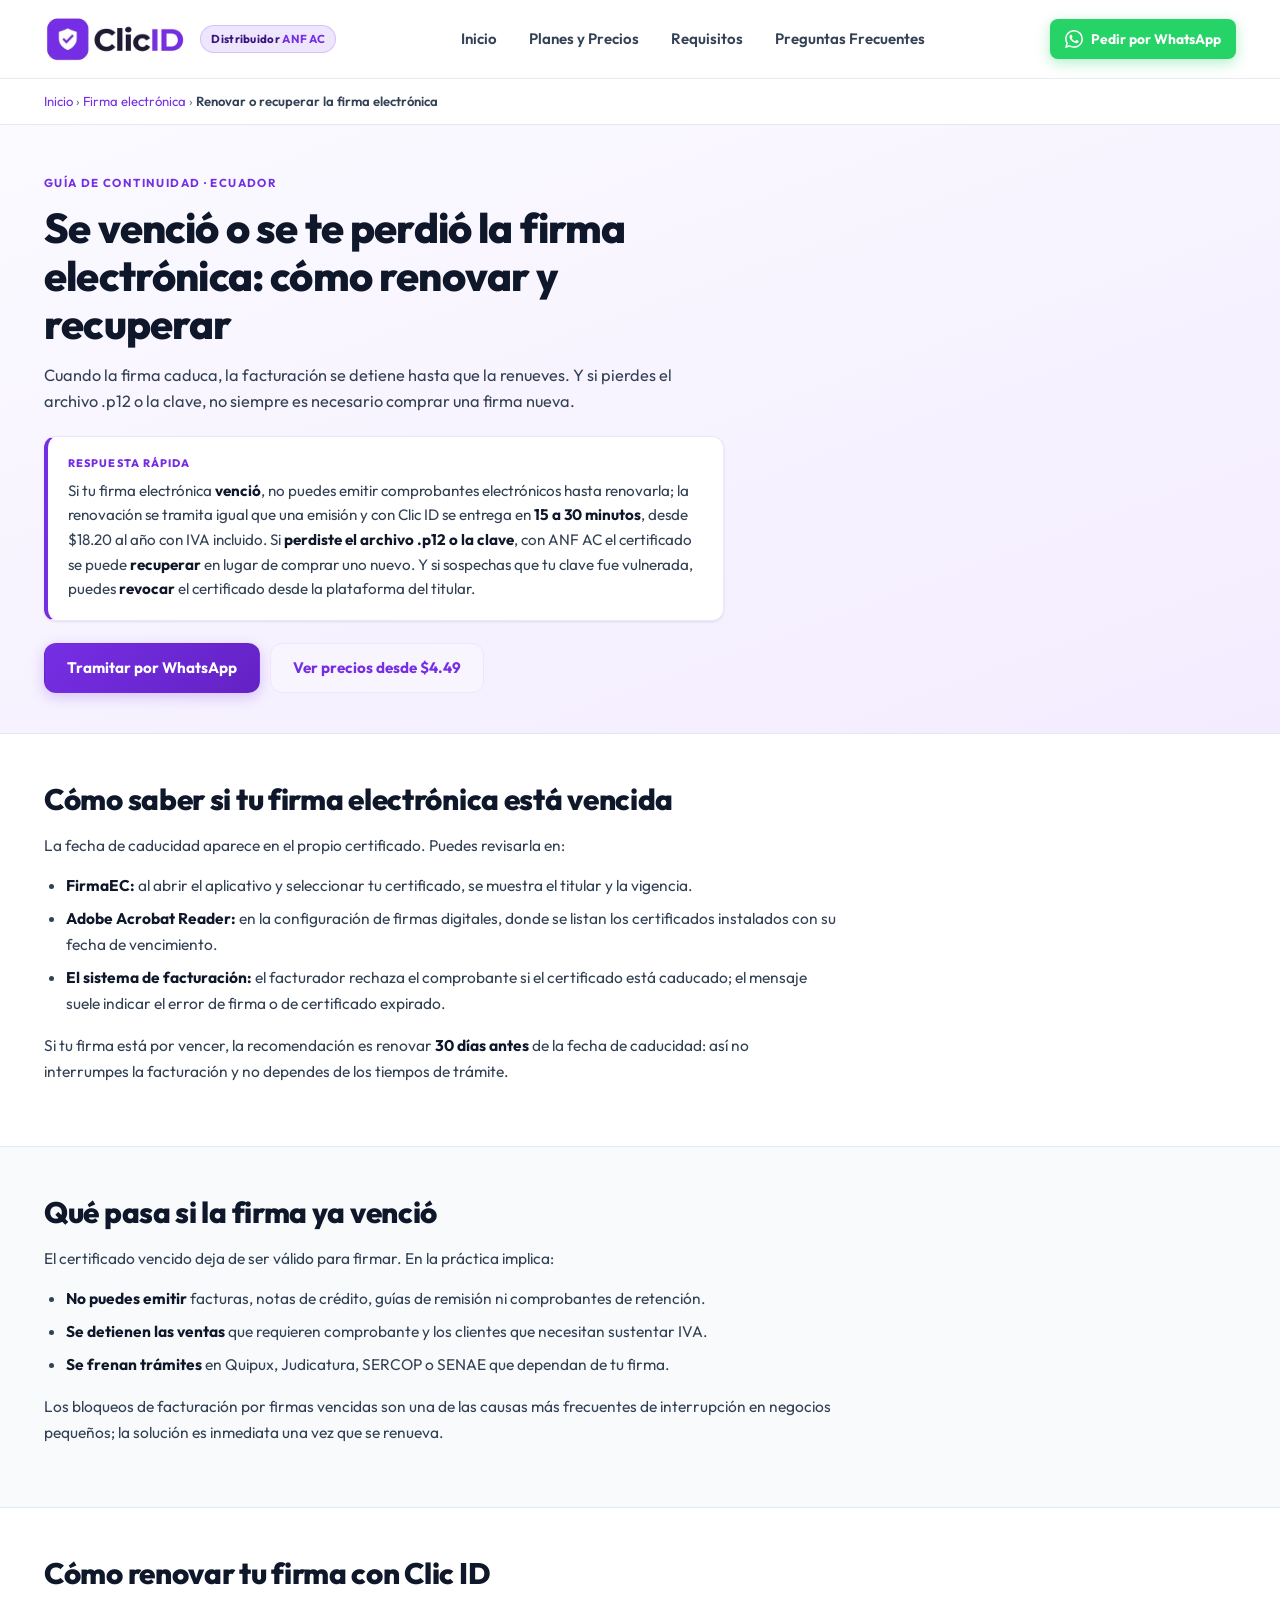
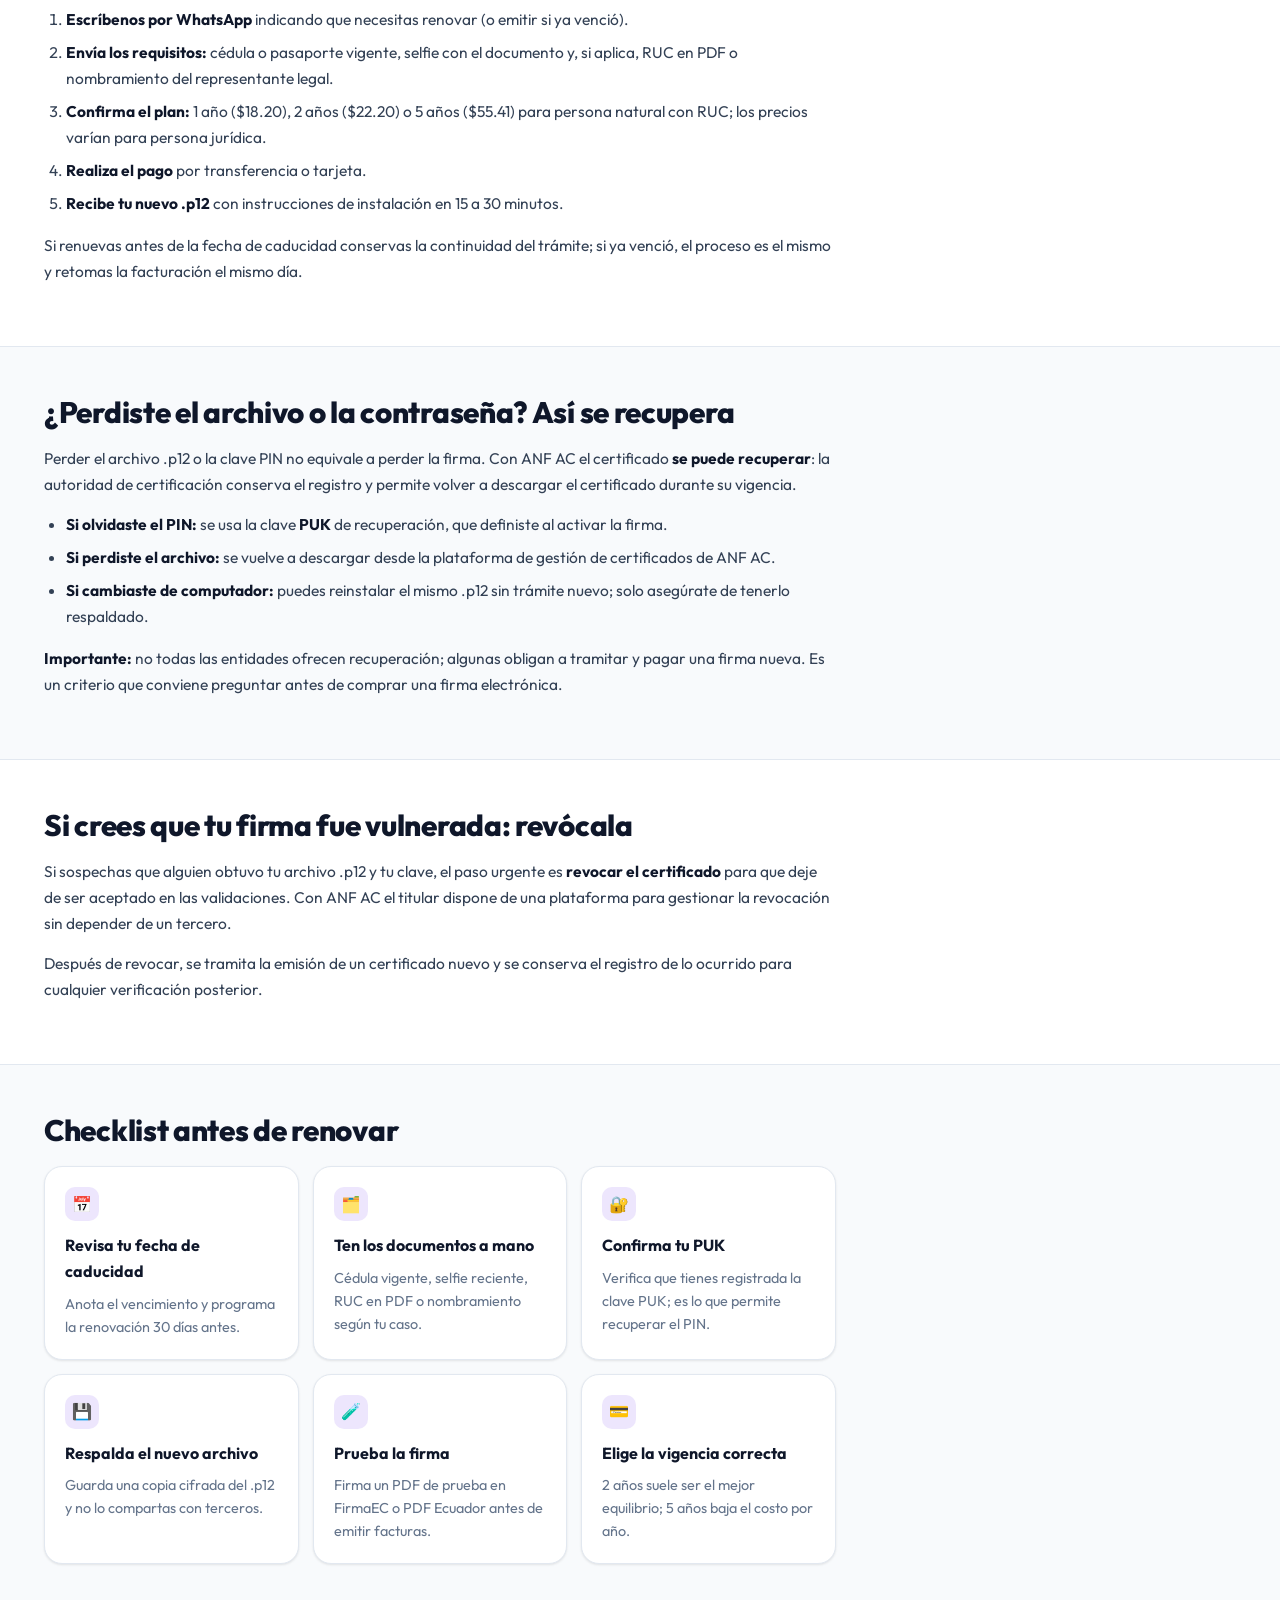
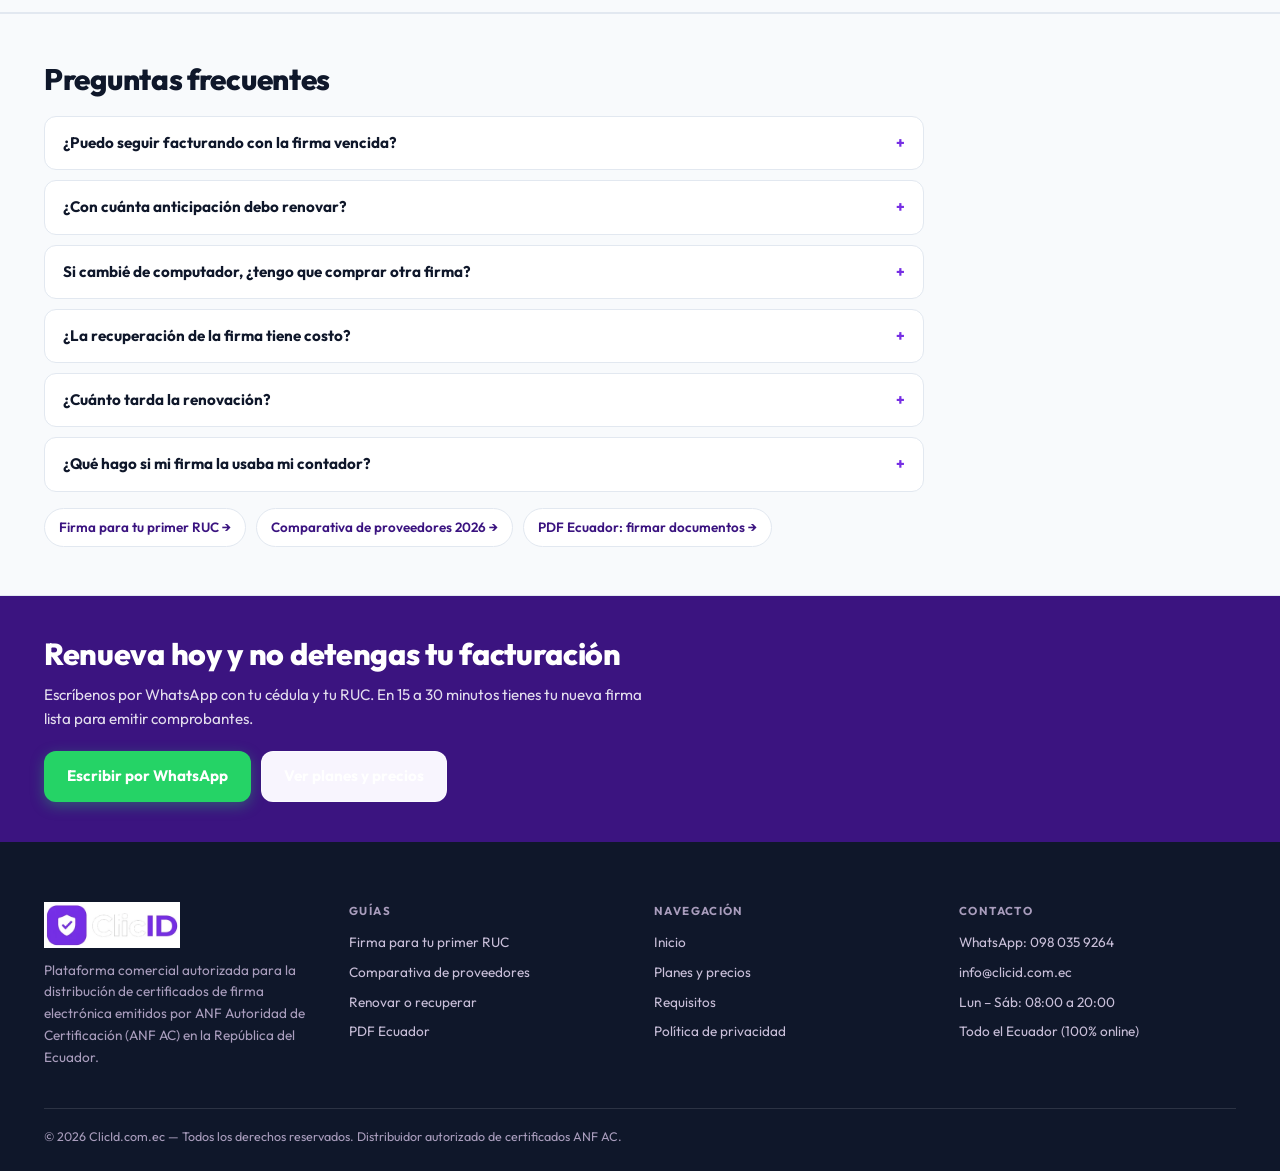
<file: renovar-firma-electronica.html>
<!DOCTYPE html>
<html lang="es">

<head>
  <meta charset="UTF-8">
  <meta name="viewport" content="width=device-width, initial-scale=1.0">
  <title>Renovar o recuperar la firma electrónica en Ecuador | Clic ID</title>
  <meta name="description" content="Qué hacer si tu firma electrónica vence o la pierdes: cómo renovar en 15 a 30 minutos, cómo recuperar la clave y por qué recuperar sale más barato que comprar una nueva.">
  <meta name="robots" content="index, follow, max-image-preview:large, max-snippet:-1">
  <meta name="author" content="Clic ID - Distribuidor Autorizado ANF AC">
  <meta name="geo.region" content="EC">
  <meta name="geo.placename" content="Ecuador">
  <link rel="canonical" href="https://clicid.com.ec/renovar-firma-electronica.html">
  <link rel="alternate" hreflang="es-EC" href="https://clicid.com.ec/renovar-firma-electronica.html">
  <link rel="sitemap" type="application/xml" title="Sitemap" href="/sitemap.xml">
  <link rel="describedby" type="text/plain" href="/llms.txt" title="Guía para modelos de lenguaje">

  <meta property="og:type" content="article">
  <meta property="og:locale" content="es_EC">
  <meta property="og:site_name" content="Clic ID - Firmas Electrónicas Ecuador">
  <meta property="og:url" content="https://clicid.com.ec/renovar-firma-electronica.html">
  <meta property="og:title" content="Firma electrónica vencida o perdida: cómo renovar y recuperar">
  <meta property="og:description" content="Qué hacer si tu firma electrónica vence o la pierdes: cómo renovar en 15 a 30 minutos, cómo recuperar la clave y por qué recuperar sale más barato que comprar una nueva.">
  <meta property="og:image" content="https://clicid.com.ec/assets/og-image.jpg">
  <meta property="og:image:width" content="1200">
  <meta property="og:image:height" content="630">
  <meta name="twitter:card" content="summary_large_image">
  <meta name="twitter:title" content="Firma electrónica vencida o perdida: cómo renovar y recuperar">
  <meta name="twitter:description" content="Qué hacer si tu firma electrónica vence o la pierdes: cómo renovar en 15 a 30 minutos, cómo recuperar la clave y por qué recuperar sale más barato que comprar una nueva.">
  <meta name="twitter:image" content="https://clicid.com.ec/assets/og-image.jpg">

  <link rel="preconnect" href="https://fonts.googleapis.com">
  <link rel="preconnect" href="https://fonts.gstatic.com" crossorigin>
  <link href="https://fonts.googleapis.com/css2?family=Outfit:wght@400;500;600;700;800&family=Inter:wght@400;500;600;700&display=swap" rel="stylesheet">
  <link rel="stylesheet" href="styles.css?v=3">
  <link rel="stylesheet" href="styles-paginas.css?v=1">
  <link rel="icon" type="image/png" href="assets/logo-icon.png">

    <style>
      .footer-grid { display: grid; grid-template-columns: repeat(auto-fit, minmax(200px, 1fr)); gap: 28px; }
      .footer-brand p { font-size: 0.85rem; color: #a99dbd; line-height: 1.6; margin-top: 12px; max-width: 34ch; }
      .footer-col h4 { font-size: 0.72rem; letter-spacing: 0.12em; text-transform: uppercase; color: #a99dbd; margin-bottom: 12px; }
      .footer-col ul { display: grid; gap: 8px; font-size: 0.85rem; }
      .footer-col a { color: #c9bfd9; text-decoration: none; }
      .footer-col a:hover { color: #fff; }
      .footer-col li { color: #c9bfd9; }
      .footer-bottom { border-top: 1px solid rgba(255,255,255,.12); margin-top: 28px; padding-top: 18px; font-size: 0.78rem; color: #a99dbd; }
    </style>

  <script type="application/ld+json">
{
  "@context": "https://schema.org",
  "@graph": [
    {
      "@type": "WebPage",
      "@id": "https://clicid.com.ec/renovar-firma-electronica.html#webpage",
      "url": "https://clicid.com.ec/renovar-firma-electronica.html",
      "name": "Renovar o recuperar la firma electrónica en Ecuador | Clic ID",
      "description": "Qué hacer si tu firma electrónica vence o la pierdes: cómo renovar en 15 a 30 minutos, cómo recuperar la clave y por qué recuperar sale más barato que comprar una nueva.",
      "inLanguage": "es-EC",
      "isPartOf": {
        "@type": "WebSite",
        "name": "Clic ID",
        "url": "https://clicid.com.ec/"
      },
      "publisher": {
        "@type": "Organization",
        "name": "Clic ID",
        "url": "https://clicid.com.ec/",
        "telephone": "+593980359264",
        "email": "info@clicid.com.ec"
      }
    },
    {
      "@type": "BreadcrumbList",
      "itemListElement": [
        {
          "@type": "ListItem",
          "position": 1,
          "name": "Inicio",
          "item": "https://clicid.com.ec/"
        },
        {
          "@type": "ListItem",
          "position": 2,
          "name": "Renovar o recuperar la firma electrónica",
          "item": "https://clicid.com.ec/renovar-firma-electronica.html"
        }
      ]
    },
    {
      "@type": "FAQPage",
      "mainEntity": [
        {
          "@type": "Question",
          "name": "¿Puedo seguir facturando con la firma vencida?",
          "acceptedAnswer": {
            "@type": "Answer",
            "text": "No. Un certificado vencido no es válido para firmar comprobantes electrónicos: el SRI rechazará el envío hasta que renueves la firma."
          }
        },
        {
          "@type": "Question",
          "name": "¿Con cuánta anticipación debo renovar?",
          "acceptedAnswer": {
            "@type": "Answer",
            "text": "Se recomienda 30 días antes de la fecha de caducidad para no interrumpir la facturación ni trámites en curso."
          }
        },
        {
          "@type": "Question",
          "name": "Si cambié de computador, ¿tengo que comprar otra firma?",
          "acceptedAnswer": {
            "@type": "Answer",
            "text": "No. El certificado .p12 se puede instalar en otro equipo. Solo necesitas el archivo y la clave; si no los tienes, se puede recuperar con ANF AC."
          }
        },
        {
          "@type": "Question",
          "name": "¿La recuperación de la firma tiene costo?",
          "acceptedAnswer": {
            "@type": "Answer",
            "text": "Depende de las condiciones del contrato con la autoridad de certificación. Consúltanos tu caso por WhatsApp y te confirmamos el procedimiento y si tiene algún costo administrativo."
          }
        },
        {
          "@type": "Question",
          "name": "¿Cuánto tarda la renovación?",
          "acceptedAnswer": {
            "@type": "Answer",
            "text": "Con Clic ID la renovación se entrega en 15 a 30 minutos una vez recibidos los requisitos y confirmado el pago, dentro del horario de atención."
          }
        },
        {
          "@type": "Question",
          "name": "¿Qué hago si mi firma la usaba mi contador?",
          "acceptedAnswer": {
            "@type": "Answer",
            "text": "Cambia las claves y verifica con nosotros el estado del certificado. La firma es tu identidad legal: se recomienda que cada persona use su propio usuario en el sistema contable y no comparta el certificado."
          }
        }
      ]
    }
  ]
}
  </script>
</head>

<body>
  <header class="header">
    <div class="container">
      <nav class="navbar">
        <a href="index.html" class="logo" aria-label="Clic ID - inicio">
          <img src="assets/logo-350.webp" alt="Clic ID - Firmas Electrónicas Ecuador" class="brand-logo-img" width="143" height="48" decoding="async">
          <span class="logo-distributor-badge">Distribuidor <strong>ANF AC</strong></span>
        </a>
        <ul class="nav-links" id="navLinks">
          <li><a href="index.html">Inicio</a></li>
          <li><a href="index.html#precios">Planes y Precios</a></li>
          <li><a href="index.html#requisitos">Requisitos</a></li>
          <li><a href="index.html#faq">Preguntas Frecuentes</a></li>
        </ul>
        <div class="nav-cta-wrapper">
          <a href="https://wa.me/593980359264?text=Hola%2C%20quiero%20mi%20firma%20electr%C3%B3nica"
             target="_blank" rel="noopener" class="btn btn-whatsapp btn-sm">
            <svg width="18" height="18" viewBox="0 0 24 24" fill="currentColor" aria-hidden="true"><path d="M.057 24l1.687-6.163a11.87 11.87 0 0 1-1.587-5.946C.16 5.335 5.495 0 12.05 0a11.82 11.82 0 0 1 8.413 3.488 11.82 11.82 0 0 1 3.48 8.414c-.003 6.557-5.338 11.892-11.893 11.892a11.9 11.9 0 0 1-5.688-1.448L.057 24zm6.597-3.807c1.676.995 3.276 1.591 5.392 1.592 5.448 0 9.886-4.434 9.889-9.885A9.87 9.87 0 0 0 12.05 1.92c-5.452 0-9.887 4.434-9.889 9.884a9.87 9.87 0 0 0 1.746 5.634l-.999 3.648 3.746-.983zm11.387-5.464c-.074-.124-.272-.198-.57-.347-.297-.149-1.758-.868-2.031-.967-.272-.099-.47-.149-.669.149-.198.297-.768.967-.941 1.165-.173.198-.347.223-.644.074-.297-.149-1.255-.462-2.39-1.475-.883-.788-1.48-1.761-1.653-2.059-.173-.297-.018-.458.13-.606.134-.133.297-.347.446-.521.151-.172.2-.296.3-.495.099-.198.05-.372-.025-.521-.075-.148-.669-1.611-.916-2.206-.242-.579-.487-.501-.669-.51l-.57-.01c-.198 0-.52.074-.792.372s-1.04 1.016-1.04 2.479 1.065 2.876 1.213 3.074c.149.198 2.095 3.2 5.076 4.487.709.306 1.263.489 1.694.626.712.226 1.36.194 1.872.118.571-.085 1.758-.719 2.006-1.413.248-.695.248-1.29.173-1.414z"/></svg>
            <span>Pedir por WhatsApp</span>
          </a>
          <button class="mobile-toggle" id="mobileToggle" aria-label="Abrir Menú">☰</button>
        </div>
      </nav>
    </div>
  </header>

  <main class="page-main">
    <nav class="crumbs" aria-label="Ruta de navegación">
      <div class="container">
        <a href="index.html">Inicio</a> › <a href="index.html#precios">Firma electrónica</a> › <span aria-current="page">Renovar o recuperar la firma electrónica</span>
      </div>
    </nav>

    <section class="page-hero">
      <div class="container">
        <p class="eyebrow-page">Guía de continuidad · Ecuador</p>
        <h1>Se venció o se te perdió la firma electrónica: cómo renovar y recuperar</h1>
        <p class="lead">Cuando la firma caduca, la facturación se detiene hasta que la renueves. Y si pierdes el archivo .p12 o la clave, no siempre es necesario comprar una firma nueva.</p>
        <div class="answer-box">
          <span class="answer-label">Respuesta rápida</span>
          Si tu firma electrónica <strong>venció</strong>, no puedes emitir comprobantes electrónicos hasta renovarla; la renovación se tramita igual que una emisión y con Clic ID se entrega en <strong>15 a 30 minutos</strong>, desde $18.20 al año con IVA incluido. Si <strong>perdiste el archivo .p12 o la clave</strong>, con ANF AC el certificado se puede <strong>recuperar</strong> en lugar de comprar uno nuevo. Y si sospechas que tu clave fue vulnerada, puedes <strong>revocar</strong> el certificado desde la plataforma del titular.
        </div>
        <div class="btns">
          <a class="btn btn-primary" href="https://wa.me/593980359264?text=Hola%2C%20quiero%20mi%20firma%20electr%C3%B3nica" target="_blank" rel="noopener">Tramitar por WhatsApp</a>
          <a class="btn btn-outline" href="index.html#precios">Ver precios desde $4.49</a>
        </div>
      </div>
    </section>

    <section class="page-section">
      <div class="container">
        <div class="prose">
          <h2>Cómo saber si tu firma electrónica está vencida</h2>
        <p>La fecha de caducidad aparece en el propio certificado. Puedes revisarla en:</p>
        <ul>
          <li><strong>FirmaEC:</strong> al abrir el aplicativo y seleccionar tu certificado, se muestra el titular y la vigencia.</li>
          <li><strong>Adobe Acrobat Reader:</strong> en la configuración de firmas digitales, donde se listan los certificados instalados con su fecha de vencimiento.</li>
          <li><strong>El sistema de facturación:</strong> el facturador rechaza el comprobante si el certificado está caducado; el mensaje suele indicar el error de firma o de certificado expirado.</li>
        </ul>
        <p>Si tu firma está por vencer, la recomendación es renovar <strong>30 días antes</strong> de la fecha de caducidad: así no interrumpes la facturación y no dependes de los tiempos de trámite.</p>
        </div>
      </div>
    </section>
    <section class="page-section alt">
      <div class="container">
        <div class="prose">
          <h2>Qué pasa si la firma ya venció</h2>
        <p>El certificado vencido deja de ser válido para firmar. En la práctica implica:</p>
        <ul>
          <li><strong>No puedes emitir</strong> facturas, notas de crédito, guías de remisión ni comprobantes de retención.</li>
          <li><strong>Se detienen las ventas</strong> que requieren comprobante y los clientes que necesitan sustentar IVA.</li>
          <li><strong>Se frenan trámites</strong> en Quipux, Judicatura, SERCOP o SENAE que dependan de tu firma.</li>
        </ul>
        <p>Los bloqueos de facturación por firmas vencidas son una de las causas más frecuentes de interrupción en negocios pequeños; la solución es inmediata una vez que se renueva.</p>
        </div>
      </div>
    </section>
    <section class="page-section">
      <div class="container">
        <div class="prose">
          <h2>Cómo renovar tu firma con Clic ID</h2>
        <ol>
          <li><strong>Escríbenos por WhatsApp</strong> indicando que necesitas renovar (o emitir si ya venció).</li>
          <li><strong>Envía los requisitos:</strong> cédula o pasaporte vigente, selfie con el documento y, si aplica, RUC en PDF o nombramiento del representante legal.</li>
          <li><strong>Confirma el plan:</strong> 1 año ($18.20), 2 años ($22.20) o 5 años ($55.41) para persona natural con RUC; los precios varían para persona jurídica.</li>
          <li><strong>Realiza el pago</strong> por transferencia o tarjeta.</li>
          <li><strong>Recibe tu nuevo .p12</strong> con instrucciones de instalación en 15 a 30 minutos.</li>
        </ol>
        <p>Si renuevas antes de la fecha de caducidad conservas la continuidad del trámite; si ya venció, el proceso es el mismo y retomas la facturación el mismo día.</p>
        </div>
      </div>
    </section>
    <section class="page-section alt">
      <div class="container">
        <div class="prose">
          <h2>¿Perdiste el archivo o la contraseña? Así se recupera</h2>
        <p>Perder el archivo .p12 o la clave PIN no equivale a perder la firma. Con ANF AC el certificado <strong>se puede recuperar</strong>: la autoridad de certificación conserva el registro y permite volver a descargar el certificado durante su vigencia.</p>
        <ul>
          <li><strong>Si olvidaste el PIN:</strong> se usa la clave <strong>PUK</strong> de recuperación, que definiste al activar la firma.</li>
          <li><strong>Si perdiste el archivo:</strong> se vuelve a descargar desde la plataforma de gestión de certificados de ANF AC.</li>
          <li><strong>Si cambiaste de computador:</strong> puedes reinstalar el mismo .p12 sin trámite nuevo; solo asegúrate de tenerlo respaldado.</li>
        </ul>
        <p><strong>Importante:</strong> no todas las entidades ofrecen recuperación; algunas obligan a tramitar y pagar una firma nueva. Es un criterio que conviene preguntar antes de comprar una firma electrónica.</p>
        </div>
      </div>
    </section>
    <section class="page-section">
      <div class="container">
        <div class="prose">
          <h2>Si crees que tu firma fue vulnerada: revócala</h2>
        <p>Si sospechas que alguien obtuvo tu archivo .p12 y tu clave, el paso urgente es <strong>revocar el certificado</strong> para que deje de ser aceptado en las validaciones. Con ANF AC el titular dispone de una plataforma para gestionar la revocación sin depender de un tercero.</p>
        <p>Después de revocar, se tramita la emisión de un certificado nuevo y se conserva el registro de lo ocurrido para cualquier verificación posterior.</p>
        </div>
      </div>
    </section>
    <section class="page-section alt">
      <div class="container">
        <div class="prose">
          <h2>Checklist antes de renovar</h2>
          <div class="cards">
            <div class="card"><span class="card-icon" aria-hidden="true">📅</span><h3>Revisa tu fecha de caducidad</h3><p>Anota el vencimiento y programa la renovación 30 días antes.</p></div>
            <div class="card"><span class="card-icon" aria-hidden="true">🗂️</span><h3>Ten los documentos a mano</h3><p>Cédula vigente, selfie reciente, RUC en PDF o nombramiento según tu caso.</p></div>
            <div class="card"><span class="card-icon" aria-hidden="true">🔐</span><h3>Confirma tu PUK</h3><p>Verifica que tienes registrada la clave PUK; es lo que permite recuperar el PIN.</p></div>
            <div class="card"><span class="card-icon" aria-hidden="true">💾</span><h3>Respalda el nuevo archivo</h3><p>Guarda una copia cifrada del .p12 y no lo compartas con terceros.</p></div>
            <div class="card"><span class="card-icon" aria-hidden="true">🧪</span><h3>Prueba la firma</h3><p>Firma un PDF de prueba en FirmaEC o PDF Ecuador antes de emitir facturas.</p></div>
            <div class="card"><span class="card-icon" aria-hidden="true">💳</span><h3>Elige la vigencia correcta</h3><p>2 años suele ser el mejor equilibrio; 5 años baja el costo por año.</p></div>
          </div>
        </div>
      </div>
    </section>

    <section class="page-section alt">
      <div class="container">
        <div class="prose" style="max-width:none;">
          <h2>Preguntas frecuentes</h2>
        </div>
        <div class="faq-list">
          <details class="pag-faq">
            <summary>¿Puedo seguir facturando con la firma vencida?</summary>
            <p>No. Un certificado vencido no es válido para firmar comprobantes electrónicos: el SRI rechazará el envío hasta que renueves la firma.</p>
          </details>
          <details class="pag-faq">
            <summary>¿Con cuánta anticipación debo renovar?</summary>
            <p>Se recomienda 30 días antes de la fecha de caducidad para no interrumpir la facturación ni trámites en curso.</p>
          </details>
          <details class="pag-faq">
            <summary>Si cambié de computador, ¿tengo que comprar otra firma?</summary>
            <p>No. El certificado .p12 se puede instalar en otro equipo. Solo necesitas el archivo y la clave; si no los tienes, se puede recuperar con ANF AC.</p>
          </details>
          <details class="pag-faq">
            <summary>¿La recuperación de la firma tiene costo?</summary>
            <p>Depende de las condiciones del contrato con la autoridad de certificación. Consúltanos tu caso por WhatsApp y te confirmamos el procedimiento y si tiene algún costo administrativo.</p>
          </details>
          <details class="pag-faq">
            <summary>¿Cuánto tarda la renovación?</summary>
            <p>Con Clic ID la renovación se entrega en 15 a 30 minutos una vez recibidos los requisitos y confirmado el pago, dentro del horario de atención.</p>
          </details>
          <details class="pag-faq">
            <summary>¿Qué hago si mi firma la usaba mi contador?</summary>
            <p>Cambia las claves y verifica con nosotros el estado del certificado. La firma es tu identidad legal: se recomienda que cada persona use su propio usuario en el sistema contable y no comparta el certificado.</p>
          </details>
        </div>
        <div class="related" aria-label="Otras guías">
<a href="firma-electronica-primer-ruc.html">Firma para tu primer RUC →</a><a href="comparativa-firmas-electronicas-ecuador.html">Comparativa de proveedores 2026 →</a><a href="pdf-ecuador-firmar-documentos.html">PDF Ecuador: firmar documentos →</a>
        </div>
      </div>
    </section>

    <section class="cta-band">
      <div class="container">
        <h2>Renueva hoy y no detengas tu facturación</h2>
        <p>Escríbenos por WhatsApp con tu cédula y tu RUC. En 15 a 30 minutos tienes tu nueva firma lista para emitir comprobantes.</p>
        <div class="btns">
          <a class="btn btn-whatsapp" href="https://wa.me/593980359264?text=Hola%2C%20quiero%20mi%20firma%20electr%C3%B3nica" target="_blank" rel="noopener">Escribir por WhatsApp</a>
          <a class="btn btn-outline" href="index.html#precios">Ver planes y precios</a>
        </div>
      </div>
    </section>
  </main>

  <footer class="footer">
    <div class="container">
      <div class="footer-grid">
        <div class="footer-brand">
          <img src="assets/logo-light-350.webp" alt="Clic ID - Firmas Electrónicas" class="footer-logo-img" width="138" height="46" loading="lazy" decoding="async">
          <p>Plataforma comercial autorizada para la distribución de certificados de firma electrónica emitidos por ANF Autoridad de Certificación (ANF AC) en la República del Ecuador.</p>
        </div>
        <div class="footer-col">
          <h4>Guías</h4>
          <ul>
            <li><a href="firma-electronica-primer-ruc.html">Firma para tu primer RUC</a></li>
            <li><a href="comparativa-firmas-electronicas-ecuador.html">Comparativa de proveedores</a></li>
            <li><a href="renovar-firma-electronica.html">Renovar o recuperar</a></li>
            <li><a href="pdf-ecuador-firmar-documentos.html">PDF Ecuador</a></li>
          </ul>
        </div>
        <div class="footer-col">
          <h4>Navegación</h4>
          <ul>
            <li><a href="index.html">Inicio</a></li>
            <li><a href="index.html#precios">Planes y precios</a></li>
            <li><a href="index.html#requisitos">Requisitos</a></li>
            <li><a href="politica-de-privacidad.html">Política de privacidad</a></li>
          </ul>
        </div>
        <div class="footer-col">
          <h4>Contacto</h4>
          <ul>
            <li>WhatsApp: 098 035 9264</li>
            <li>info@clicid.com.ec</li>
            <li>Lun – Sáb: 08:00 a 20:00</li>
            <li>Todo el Ecuador (100% online)</li>
          </ul>
        </div>
      </div>
      <div class="footer-bottom">
        <p>© 2026 ClicId.com.ec — Todos los derechos reservados. Distribuidor autorizado de certificados ANF AC.</p>
      </div>
    </div>
  </footer>

  <script>
    (function () {
      var toggle = document.getElementById('mobileToggle');
      var links = document.getElementById('navLinks');
      if (toggle && links) {
        toggle.addEventListener('click', function () {
          var open = links.classList.toggle('open');
          toggle.setAttribute('aria-expanded', open ? 'true' : 'false');
          toggle.textContent = open ? '✕' : '☰';
        });
      }
    })();
  </script>
</body>

</html>
</file>
<file: styles.css>
/* ==========================================================================
   ClicId.com.ec - Landing Page de Firmas Electrónicas (Distribuidor ANF AC)
   Diseño Premium: Lila + Blanco + Acentos de Alta Conversión
   ========================================================================== */

:root {
  /* Paleta Lila/Púrpura Oficial de Clic ID (Extraída del logo de marca) */
  --primary: #762ee4;         /* Lila Clic ID */
  --primary-hover: #6322c4;   /* Hover */
  --primary-dark: #3b1480;    /* Tono oscuro corporativo */
  --primary-light: #8d4df7;   /* Lila claro */
  --primary-soft: #ede6fd;    /* Fondo suave */
  --primary-subtle: #f8f5fe;  /* Tinte sutil */
  --primary-glow: rgba(118, 46, 228, 0.25);

  /* Acentos de Conversión */
  --whatsapp: #25d366;
  --whatsapp-hover: #1eb954;
  --whatsapp-glow: rgba(37, 211, 102, 0.35);
  
  --accent-gold: #f59e0b;
  --accent-gold-light: #fef3c7;
  --accent-red: #ef4444;
  --accent-red-light: #fee2e2;
  --accent-green: #10b981;
  --accent-green-light: #d1fae5;

  /* Neutros & Fondo Blanco */
  --bg-white: #ffffff;
  --bg-neutral: #fafafa;
  --bg-subtle: #f8fafc;
  --text-dark: #0f172a;
  --text-body: #334155;
  --text-muted: #64748b;
  --text-light: #94a3b8;
  --border-color: #e2e8f0;
  --border-focus: #c4b5fd;

  /* Elevaciones / Sombras */
  --shadow-sm: 0 1px 3px rgba(0, 0, 0, 0.06), 0 1px 2px rgba(0, 0, 0, 0.04);
  --shadow-md: 0 4px 6px -1px rgba(0, 0, 0, 0.07), 0 2px 4px -2px rgba(0, 0, 0, 0.05);
  --shadow-lg: 0 10px 25px -3px rgba(124, 58, 237, 0.12), 0 4px 10px -4px rgba(0, 0, 0, 0.06);
  --shadow-xl: 0 20px 35px -5px rgba(124, 58, 237, 0.18), 0 8px 16px -6px rgba(0, 0, 0, 0.08);
  --shadow-card-hover: 0 25px 45px -8px rgba(124, 58, 237, 0.25);

  /* Bordes & Transiciones */
  --radius-sm: 8px;
  --radius-md: 12px;
  --radius-lg: 18px;
  --radius-xl: 24px;
  --radius-full: 9999px;
  --transition: all 0.28s cubic-bezier(0.4, 0, 0.2, 1);
}

/* Reset Global */
*, *::before, *::after {
  box-sizing: border-box;
  margin: 0;
  padding: 0;
}

html {
  scroll-behavior: smooth;
  font-size: 16px;
}

body {
  font-family: 'Outfit', 'Inter', -apple-system, BlinkMacSystemFont, "Segoe UI", Roboto, sans-serif;
  color: var(--text-body);
  background-color: var(--bg-white);
  line-height: 1.6;
  -webkit-font-smoothing: antialiased;
  overflow-x: hidden;
}

img {
  max-width: 100%;
  height: auto;
  display: block;
}

a {
  text-decoration: none;
  color: inherit;
  transition: var(--transition);
}

button, input, select, textarea {
  font-family: inherit;
  font-size: inherit;
}

.container {
  width: 100%;
  max-width: 1240px;
  margin: 0 auto;
  padding: 0 24px;
}

/* ==========================================================================
   Barra Superior de Urgencia
   ========================================================================== */
.top-urgency-bar {
  background: linear-gradient(90deg, #4c1d95 0%, #6d28d9 50%, #7c3aed 100%);
  color: #ffffff;
  padding: 10px 16px;
  font-size: 0.88rem;
  font-weight: 500;
  text-align: center;
  position: relative;
  z-index: 100;
  box-shadow: 0 2px 8px rgba(76, 29, 149, 0.25);
}

.top-urgency-bar .container {
  display: flex;
  align-items: center;
  justify-content: center;
  flex-wrap: wrap;
  gap: 12px;
}

.urgency-badge {
  background-color: #f59e0b;
  color: #000;
  font-weight: 800;
  font-size: 0.75rem;
  padding: 3px 8px;
  border-radius: var(--radius-full);
  letter-spacing: 0.5px;
  text-transform: uppercase;
  animation: pulse-badge 1.8s infinite;
}

@keyframes pulse-badge {
  0%, 100% { transform: scale(1); }
  50% { transform: scale(1.06); }
}

.urgency-timer {
  display: inline-flex;
  align-items: center;
  gap: 6px;
  background: rgba(255, 255, 255, 0.18);
  padding: 2px 10px;
  border-radius: var(--radius-sm);
  font-weight: 700;
  font-feature-settings: "tnum";
  font-variant-numeric: tabular-nums;
  border: 1px solid rgba(255, 255, 255, 0.25);
}

.coupon-code {
  background: #ffffff;
  color: var(--primary-dark);
  font-weight: 800;
  padding: 2px 7px;
  border-radius: 4px;
  letter-spacing: 0.5px;
}

/* ==========================================================================
   Header / Navbar Principal
   ========================================================================== */
.header {
  position: sticky;
  top: 0;
  background: rgba(255, 255, 255, 0.94);
  backdrop-filter: blur(14px);
  -webkit-backdrop-filter: blur(14px);
  border-bottom: 1px solid rgba(226, 232, 240, 0.8);
  z-index: 99;
  transition: var(--transition);
}

.header.scrolled {
  box-shadow: var(--shadow-md);
  background: rgba(255, 255, 255, 0.98);
}

.navbar {
  display: flex;
  align-items: center;
  justify-content: space-between;
  height: 78px;
}

/* Brand Logo */
.logo {
  display: flex;
  align-items: center;
  gap: 14px;
  text-decoration: none;
}

.brand-logo-img {
  height: 48px;
  width: auto;
  max-width: 175px;
  object-fit: contain;
  display: block;
  transition: var(--transition);
}

.brand-logo-img:hover {
  transform: scale(1.02);
}

.logo-distributor-badge {
  font-size: 0.72rem;
  font-weight: 700;
  color: var(--primary-dark);
  background: var(--primary-soft);
  padding: 4px 10px;
  border-radius: var(--radius-full);
  letter-spacing: 0.3px;
  border: 1px solid rgba(118, 46, 228, 0.2);
  white-space: nowrap;
}

.logo-distributor-badge strong {
  color: var(--primary);
}

.footer-logo-img {
  height: 46px;
  width: auto;
  max-width: 170px;
  object-fit: contain;
  display: block;
  margin-bottom: 12px;
}

.modal-logo-img {
  height: 42px;
  width: auto;
  max-width: 160px;
  object-fit: contain;
  display: block;
  margin: 0 auto 16px;
}

/* Nav Links */
.nav-links {
  display: flex;
  align-items: center;
  gap: 24px;
  list-style: none;
}

.nav-links a {
  font-size: 0.94rem;
  font-weight: 600;
  color: var(--text-body);
  padding: 6px 4px;
  position: relative;
}

.nav-links a:hover {
  color: var(--primary);
}

.nav-links a::after {
  content: '';
  position: absolute;
  bottom: 0;
  left: 0;
  width: 0%;
  height: 2px;
  background: var(--primary);
  border-radius: var(--radius-full);
  transition: var(--transition);
}

.nav-links a:hover::after {
  width: 100%;
}

.nav-cta-wrapper {
  display: flex;
  align-items: center;
  gap: 12px;
}

/* Botones Principales */
.btn {
  display: inline-flex;
  align-items: center;
  justify-content: center;
  gap: 8px;
  font-weight: 700;
  font-size: 0.95rem;
  padding: 12px 22px;
  border-radius: var(--radius-md);
  border: 1px solid transparent;
  cursor: pointer;
  transition: var(--transition);
  text-align: center;
  white-space: nowrap;
}

.btn:active {
  transform: scale(0.98);
}

.btn-primary {
  background: linear-gradient(135deg, var(--primary) 0%, var(--primary-hover) 100%);
  color: #ffffff;
  box-shadow: 0 4px 14px var(--primary-glow);
}

.btn-primary:hover {
  background: linear-gradient(135deg, var(--primary-hover) 0%, var(--primary-dark) 100%);
  box-shadow: 0 6px 20px var(--primary-glow);
  transform: translateY(-1px);
}

.btn-whatsapp {
  background-color: var(--whatsapp);
  color: #ffffff;
  box-shadow: 0 4px 14px var(--whatsapp-glow);
}

.btn-whatsapp:hover {
  background-color: var(--whatsapp-hover);
  box-shadow: 0 6px 20px var(--whatsapp-glow);
  transform: translateY(-1px);
  color: #ffffff;
}

.btn-outline {
  background-color: transparent;
  color: var(--primary);
  border-color: var(--primary-soft);
  background: var(--primary-subtle);
}

.btn-outline:hover {
  background: var(--primary-soft);
  border-color: var(--primary);
}

.btn-sm {
  padding: 8px 14px;
  font-size: 0.86rem;
  border-radius: var(--radius-sm);
}

.btn-lg {
  padding: 16px 28px;
  font-size: 1.05rem;
  border-radius: var(--radius-lg);
}

/* Mobile Toggle */
.mobile-toggle {
  display: none;
  background: none;
  border: none;
  font-size: 1.6rem;
  color: var(--text-dark);
  cursor: pointer;
  padding: 6px;
}

/* ==========================================================================
   Hero Section
   ========================================================================== */
.hero {
  position: relative;
  padding: 60px 0 70px;
  background: radial-gradient(circle at 10% 15%, rgba(237, 233, 254, 0.7) 0%, rgba(255, 255, 255, 0) 50%),
              radial-gradient(circle at 90% 70%, rgba(245, 243, 255, 0.9) 0%, rgba(255, 255, 255, 0) 60%);
  overflow: hidden;
}

.hero::before {
  content: '';
  position: absolute;
  width: 500px;
  height: 500px;
  border-radius: 50%;
  background: radial-gradient(circle, rgba(167, 139, 250, 0.18) 0%, rgba(255, 255, 255, 0) 70%);
  top: -100px;
  right: -50px;
  z-index: 0;
  filter: blur(40px);
}

.hero-grid {
  display: grid;
  grid-template-columns: 1.15fr 0.85fr;
  align-items: center;
  gap: 48px;
  position: relative;
  z-index: 1;
}

.hero-content {
  display: flex;
  flex-direction: column;
  gap: 22px;
}

/* Hero Badges */
.hero-tag {
  display: inline-flex;
  align-items: center;
  gap: 8px;
  background: var(--primary-subtle);
  border: 1px solid var(--primary-soft);
  color: var(--primary-dark);
  padding: 6px 14px;
  border-radius: var(--radius-full);
  font-size: 0.84rem;
  font-weight: 700;
  width: fit-content;
  box-shadow: var(--shadow-sm);
}

.hero-tag .dot {
  width: 8px;
  height: 8px;
  border-radius: 50%;
  background-color: var(--whatsapp);
  box-shadow: 0 0 0 3px rgba(37, 211, 102, 0.25);
}

.hero-title {
  font-size: 3.1rem;
  font-weight: 900;
  color: var(--text-dark);
  line-height: 1.15;
  letter-spacing: -1.2px;
}

.hero-title .highlight {
  color: var(--primary);
  background: linear-gradient(135deg, var(--primary) 0%, var(--primary-hover) 100%);
  -webkit-background-clip: text;
  -webkit-text-fill-color: transparent;
  display: inline-block;
  position: relative;
}

.hero-subtitle {
  font-size: 1.15rem;
  color: var(--text-body);
  line-height: 1.6;
}

.hero-subtitle strong {
  color: var(--primary-dark);
}

.hero-cta-group {
  display: flex;
  align-items: center;
  flex-wrap: wrap;
  gap: 16px;
  margin-top: 8px;
}

/* Mini Trust Points in Hero */
.hero-trust-list {
  display: grid;
  grid-template-columns: repeat(2, 1fr);
  gap: 12px;
  margin-top: 10px;
  padding-top: 20px;
  border-top: 1px dashed var(--border-color);
}

.trust-item {
  display: flex;
  align-items: center;
  gap: 8px;
  font-size: 0.9rem;
  font-weight: 600;
  color: var(--text-body);
}

.trust-item svg {
  color: var(--primary);
  flex-shrink: 0;
}

/* Hero Visual / Card Showcase */
.hero-visual {
  position: relative;
  display: flex;
  justify-content: center;
  align-items: center;
}

.hero-img-wrapper {
  position: relative;
  width: 100%;
  max-width: 440px;
  border-radius: var(--radius-xl);
  box-shadow: var(--shadow-xl);
  overflow: hidden;
  border: 4px solid #ffffff;
  transition: var(--transition);
  background: #ffffff;
}

.mascot-hero-float {
  animation: mascotFloat 4s ease-in-out infinite;
}

.hero-mascot-corner {
  position: absolute;
  top: -32px;
  right: -26px;
  width: 155px;
  height: 155px;
  border-radius: 26px;
  background: #ffffff;
  padding: 5px;
  box-shadow: 0 18px 38px rgba(109, 40, 217, 0.28);
  border: 3px solid var(--primary);
  z-index: 3;
  animation: mascotFloat 3.5s ease-in-out infinite;
}

.hero-mascot-corner img {
  width: 100%;
  height: 100%;
  border-radius: 20px;
  object-fit: cover;
}

.mini-mascot-avatar {
  width: 96px;
  height: 96px;
  min-width: 96px;
  border-radius: 22px;
  object-fit: cover;
  border: 3px solid var(--primary);
  background: #ffffff;
  box-shadow: var(--shadow-md);
}

.calc-mascot-tip {
  display: flex;
  align-items: center;
  gap: 16px;
  margin-top: 12px;
  background: var(--primary-subtle);
  padding: 12px 16px;
  border-radius: var(--radius-md);
  border: 1px solid var(--primary-soft);
}

@keyframes mascotFloat {
  0%, 100% { transform: translateY(0px); }
  50% { transform: translateY(-10px); }
}

.cta-mascot-badge {
  width: 150px;
  height: 150px;
  margin: 0 auto 18px;
  border-radius: 28px;
  background: #ffffff;
  padding: 6px;
  box-shadow: 0 16px 36px rgba(0, 0, 0, 0.26);
  overflow: hidden;
  animation: mascotFloat 3.6s ease-in-out infinite;
}

.cta-mascot-badge img {
  width: 100%;
  height: 100%;
  object-fit: cover;
  border-radius: 22px;
}

.wa-trigger-row {
  display: flex;
  align-items: center;
  gap: 12px;
}

.wa-mascot-pill {
  display: flex;
  align-items: center;
  gap: 12px;
  background: #ffffff;
  color: var(--text-dark);
  padding: 6px 18px 6px 6px;
  border-radius: var(--radius-full);
  box-shadow: var(--shadow-lg);
  border: 2px solid var(--primary-soft);
  font-size: 0.92rem;
  font-weight: 700;
  cursor: pointer;
  transition: var(--transition);
  animation: mascotFloat 3.5s ease-in-out infinite;
}

.wa-mascot-pill:hover {
  border-color: var(--primary);
  transform: scale(1.03);
}

.wa-mascot-pill-img {
  width: 62px;
  height: 62px;
  border-radius: 50%;
  object-fit: cover;
  border: 2.5px solid var(--primary);
}

.hero-img-wrapper:hover {
  transform: translateY(-4px) scale(1.01);
  box-shadow: var(--shadow-card-hover);
}

.hero-img-wrapper img {
  width: 100%;
  height: auto;
  object-fit: cover;
  display: block;
}

/* Floating Badges on Hero Visual */
.floating-badge {
  position: absolute;
  background: rgba(255, 255, 255, 0.95);
  backdrop-filter: blur(12px);
  padding: 10px 16px;
  border-radius: var(--radius-md);
  box-shadow: var(--shadow-lg);
  border: 1px solid rgba(226, 232, 240, 0.8);
  display: flex;
  align-items: center;
  gap: 10px;
  font-size: 0.85rem;
  font-weight: 700;
  z-index: 2;
  animation: float 4s ease-in-out infinite;
}

.floating-badge.badge-top {
  top: 15px;
  left: -20px;
}

.floating-badge.badge-bottom {
  bottom: 20px;
  right: -15px;
  animation-delay: -2s;
}

.badge-icon-wrap {
  width: 34px;
  height: 34px;
  border-radius: var(--radius-sm);
  display: flex;
  align-items: center;
  justify-content: center;
  font-size: 1.1rem;
}

.badge-icon-wrap.green {
  background: var(--accent-green-light);
  color: var(--accent-green);
}

.badge-icon-wrap.purple {
  background: var(--primary-soft);
  color: var(--primary);
}

@keyframes float {
  0%, 100% { transform: translateY(0); }
  50% { transform: translateY(-8px); }
}

/* ==========================================================================
   Partners & Aceptación Oficial (SRI, Quipux, etc.)
   ========================================================================== */
.entities-section {
  padding: 40px 0;
  background: var(--bg-neutral);
  border-top: 1px solid var(--border-color);
  border-bottom: 1px solid var(--border-color);
}

.entities-header {
  text-align: center;
  margin-bottom: 28px;
}

.entities-header h2,
.entities-header h3 {
  font-size: 1.1rem;
  font-weight: 800;
  color: var(--text-dark);
  text-transform: uppercase;
  letter-spacing: 0.8px;
}

.entities-header p {
  font-size: 0.92rem;
  color: var(--text-muted);
}

.entities-grid {
  display: flex;
  align-items: center;
  justify-content: center;
  flex-wrap: wrap;
  gap: 16px 28px;
}

.entity-chip {
  background: #ffffff;
  border: 1px solid var(--border-color);
  padding: 8px 18px;
  border-radius: var(--radius-full);
  display: flex;
  align-items: center;
  gap: 8px;
  font-size: 0.9rem;
  font-weight: 700;
  color: var(--text-dark);
  box-shadow: var(--shadow-sm);
  transition: var(--transition);
}

.entity-chip:hover {
  border-color: var(--primary);
  color: var(--primary);
  transform: translateY(-2px);
  box-shadow: var(--shadow-md);
}

.entity-chip .dot {
  width: 8px;
  height: 8px;
  border-radius: 50%;
  background: var(--primary);
}

/* ==========================================================================
   Sección de Precios & Vigencias (Core High Conversion)
   ========================================================================== */
.pricing-section {
  padding: 80px 0 90px;
  background: var(--bg-white);
  position: relative;
}

.section-head {
  text-align: center;
  max-width: 760px;
  margin: 0 auto 40px;
}

.section-tag {
  display: inline-block;
  background: var(--primary-soft);
  color: var(--primary-dark);
  font-weight: 800;
  font-size: 0.8rem;
  padding: 4px 14px;
  border-radius: var(--radius-full);
  text-transform: uppercase;
  letter-spacing: 1px;
  margin-bottom: 12px;
}

.section-title {
  font-size: 2.4rem;
  font-weight: 900;
  color: var(--text-dark);
  letter-spacing: -0.8px;
  line-height: 1.2;
  margin-bottom: 12px;
}

.section-title span {
  color: var(--primary);
}

.section-desc {
  font-size: 1.05rem;
  color: var(--text-muted);
}

/* Tabs de Categorías */
.pricing-tabs-nav {
  display: flex;
  align-items: center;
  justify-content: center;
  gap: 10px;
  background: var(--bg-neutral);
  padding: 6px;
  border-radius: var(--radius-xl);
  max-width: 680px;
  margin: 0 auto 40px;
  border: 1px solid var(--border-color);
}

.tab-btn {
  flex: 1;
  display: flex;
  align-items: center;
  justify-content: center;
  gap: 8px;
  padding: 12px 18px;
  background: transparent;
  border: none;
  border-radius: var(--radius-lg);
  font-weight: 700;
  font-size: 0.95rem;
  color: var(--text-muted);
  cursor: pointer;
  transition: var(--transition);
}

.tab-btn:hover {
  color: var(--primary-dark);
}

.tab-btn.active {
  background: #ffffff;
  color: var(--primary-dark);
  box-shadow: var(--shadow-md);
  border: 1px solid rgba(124, 58, 237, 0.15);
}

.tab-btn svg {
  flex-shrink: 0;
}

/* Pricing Grid */
.pricing-grid {
  display: grid;
  grid-template-columns: repeat(3, 1fr);
  gap: 24px;
  margin-bottom: 30px;
}

/* Tarjeta de Precio */
.pricing-card {
  background: #ffffff;
  border: 1.5px solid var(--border-color);
  border-radius: var(--radius-xl);
  padding: 28px 24px;
  display: flex;
  flex-direction: column;
  justify-content: space-between;
  position: relative;
  transition: var(--transition);
  box-shadow: var(--shadow-sm);
}

.pricing-card:hover {
  transform: translateY(-6px);
  border-color: var(--primary-light);
  box-shadow: var(--shadow-card-hover);
}

/* Tarjeta Destacada / Más Vendida */
.pricing-card.featured {
  background: linear-gradient(180deg, #ffffff 0%, var(--primary-subtle) 100%);
  border: 2.5px solid var(--primary);
  box-shadow: var(--shadow-xl);
  transform: scale(1.02);
}

.pricing-card.featured:hover {
  transform: scale(1.03) translateY(-6px);
}

/* Tarjeta Bomba 15 Días */
.pricing-card.bomba {
  background: linear-gradient(180deg, #ffffff 0%, #fffbeb 100%);
  border: 2px solid var(--accent-gold);
}

/* Ribbon / Badges */
.card-badge {
  position: absolute;
  top: -14px;
  left: 50%;
  transform: translateX(-50%);
  background: var(--primary);
  color: #ffffff;
  font-size: 0.76rem;
  font-weight: 800;
  padding: 4px 14px;
  border-radius: var(--radius-full);
  letter-spacing: 0.5px;
  text-transform: uppercase;
  box-shadow: 0 4px 10px var(--primary-glow);
  white-space: nowrap;
}

.card-badge.gold {
  background: var(--accent-gold);
  color: #000;
  box-shadow: 0 4px 10px rgba(245, 158, 11, 0.3);
}

.card-badge.red {
  background: var(--accent-red);
  color: #fff;
  box-shadow: 0 4px 10px rgba(239, 68, 68, 0.3);
}

.card-top {
  margin-bottom: 20px;
}

.card-icon {
  font-size: 2.2rem;
  margin-bottom: 12px;
}

.card-duration {
  font-size: 1.45rem;
  font-weight: 900;
  color: var(--text-dark);
  line-height: 1.2;
}

.card-target {
  font-size: 0.85rem;
  color: var(--text-muted);
  font-weight: 600;
  margin-top: 2px;
}

/* Precios */
.card-pricing-block {
  margin: 18px 0;
  padding: 14px 0;
  border-top: 1px dashed var(--border-color);
  border-bottom: 1px dashed var(--border-color);
}

.price-regular-row {
  display: flex;
  align-items: center;
  gap: 8px;
  font-size: 0.88rem;
  color: var(--text-muted);
}

.price-old {
  text-decoration: line-through;
  color: var(--accent-red);
  font-weight: 700;
}

.price-main-row {
  display: flex;
  align-items: baseline;
  gap: 4px;
  margin: 4px 0 2px;
}

.price-currency {
  font-size: 1.5rem;
  font-weight: 800;
  color: var(--text-dark);
}

.price-amount {
  font-size: 2.8rem;
  font-weight: 900;
  color: var(--text-dark);
  line-height: 1;
  letter-spacing: -1px;
}

.featured .price-amount {
  color: var(--primary-dark);
}

.price-iva {
  font-size: 0.8rem;
  font-weight: 700;
  color: var(--accent-green);
}

/* Features List inside card */
.card-features {
  list-style: none;
  margin: 18px 0 24px;
  display: flex;
  flex-direction: column;
  gap: 10px;
  text-align: left;
}

.card-features li {
  display: flex;
  align-items: flex-start;
  gap: 8px;
  font-size: 0.88rem;
  color: var(--text-body);
}

.card-features li svg {
  color: var(--primary);
  flex-shrink: 0;
  margin-top: 3px;
}

.card-features li strong {
  color: var(--text-dark);
}

/* Card Actions */
.card-actions {
  display: flex;
  flex-direction: column;
  gap: 10px;
  margin-top: auto;
}

.card-actions .btn {
  width: 100%;
}

/* Barra inferior de garantía de precio */
.pricing-footer-banner {
  background: var(--primary-subtle);
  border: 1px dashed var(--primary-soft);
  border-radius: var(--radius-lg);
  padding: 18px 24px;
  display: flex;
  align-items: center;
  justify-content: space-between;
  flex-wrap: wrap;
  gap: 16px;
  margin-top: 20px;
}

.pricing-footer-text {
  display: flex;
  align-items: center;
  gap: 12px;
  font-size: 0.95rem;
  color: var(--primary-dark);
  font-weight: 600;
}

.pricing-footer-text svg {
  color: var(--primary);
  flex-shrink: 0;
}

/* ==========================================================================
   Calculadora de Ahorro / Comparador
   ========================================================================== */
.calculator-section {
  padding: 60px 0;
  background: linear-gradient(135deg, #fbfaff 0%, #f5f3ff 100%);
  border-top: 1px solid var(--border-color);
  border-bottom: 1px solid var(--border-color);
}

.calc-box {
  background: #ffffff;
  border-radius: var(--radius-xl);
  border: 1px solid var(--primary-soft);
  padding: 36px 40px;
  box-shadow: var(--shadow-lg);
  max-width: 980px;
  margin: 0 auto;
}

.calc-grid {
  display: grid;
  grid-template-columns: 1.2fr 0.8fr;
  gap: 36px;
  align-items: center;
}

.calc-left h3 {
  font-size: 1.6rem;
  font-weight: 800;
  color: var(--text-dark);
  margin-bottom: 8px;
}

.calc-left p {
  color: var(--text-muted);
  font-size: 0.95rem;
  margin-bottom: 24px;
}

.slider-group {
  margin-bottom: 20px;
}

.slider-labels {
  display: flex;
  justify-content: space-between;
  font-size: 0.88rem;
  font-weight: 700;
  color: var(--text-dark);
  margin-bottom: 10px;
}

.slider-labels span.val {
  color: var(--primary);
  font-size: 1.1rem;
}

.range-slider {
  width: 100%;
  height: 8px;
  border-radius: 5px;
  background: var(--primary-soft);
  outline: none;
  -webkit-appearance: none;
}

.range-slider::-webkit-slider-thumb {
  -webkit-appearance: none;
  width: 24px;
  height: 24px;
  border-radius: 50%;
  background: var(--primary);
  cursor: pointer;
  box-shadow: 0 0 0 4px var(--primary-glow);
  transition: var(--transition);
}

.range-slider::-webkit-slider-thumb:hover {
  transform: scale(1.15);
}

.calc-right {
  background: linear-gradient(135deg, var(--primary) 0%, var(--primary-dark) 100%);
  color: #ffffff;
  padding: 28px;
  border-radius: var(--radius-lg);
  text-align: center;
  box-shadow: var(--shadow-md);
}

.calc-right .calc-label {
  font-size: 0.9rem;
  text-transform: uppercase;
  letter-spacing: 0.5px;
  opacity: 0.9;
}

.calc-right .calc-savings-num {
  font-size: 3rem;
  font-weight: 900;
  margin: 8px 0;
  color: #fef08a;
}

.calc-right .calc-details {
  font-size: 0.85rem;
  opacity: 0.85;
  margin-bottom: 18px;
}

/* ==========================================================================
   Requisitos & Checklist Fácil
   ========================================================================== */
.requirements-section {
  padding: 80px 0;
  background: var(--bg-white);
}

.req-grid {
  display: grid;
  grid-template-columns: repeat(3, 1fr);
  gap: 28px;
}

.req-card {
  background: var(--bg-neutral);
  border: 1px solid var(--border-color);
  border-radius: var(--radius-xl);
  padding: 30px 24px;
  transition: var(--transition);
}

.req-card:hover {
  border-color: var(--primary);
  background: #ffffff;
  box-shadow: var(--shadow-lg);
  transform: translateY(-4px);
}

.req-header {
  display: flex;
  align-items: center;
  gap: 12px;
  margin-bottom: 18px;
}

.req-icon-box {
  width: 48px;
  height: 48px;
  border-radius: var(--radius-md);
  background: var(--primary-soft);
  color: var(--primary);
  display: flex;
  align-items: center;
  justify-content: center;
  font-size: 1.4rem;
}

.req-header h3,
.req-header h4 {
  font-size: 1.2rem;
  font-weight: 800;
  color: var(--text-dark);
}

.req-list {
  list-style: none;
  display: flex;
  flex-direction: column;
  gap: 12px;
}

.req-list li {
  display: flex;
  align-items: flex-start;
  gap: 10px;
  font-size: 0.92rem;
  color: var(--text-body);
}

.req-list li svg {
  color: var(--primary);
  flex-shrink: 0;
  margin-top: 3px;
}

.req-list li strong {
  color: var(--text-dark);
}

.req-note {
  margin-top: 18px;
  padding: 10px 14px;
  background: #ffffff;
  border-left: 3px solid var(--primary);
  border-radius: 4px;
  font-size: 0.82rem;
  color: var(--text-muted);
}

/* ==========================================================================
   Proceso en 4 Pasos (Rápido y 100% Online)
   ========================================================================== */
.process-section {
  padding: 80px 0;
  background: var(--bg-subtle);
  border-top: 1px solid var(--border-color);
  border-bottom: 1px solid var(--border-color);
}

.steps-grid {
  display: grid;
  grid-template-columns: repeat(4, 1fr);
  gap: 24px;
  position: relative;
}

.step-card {
  background: #ffffff;
  border: 1px solid var(--border-color);
  border-radius: var(--radius-xl);
  padding: 30px 20px;
  text-align: center;
  position: relative;
  transition: var(--transition);
  box-shadow: var(--shadow-sm);
}

.step-card:hover {
  transform: translateY(-5px);
  border-color: var(--primary);
  box-shadow: var(--shadow-lg);
}

.step-number {
  position: absolute;
  top: -15px;
  left: 50%;
  transform: translateX(-50%);
  width: 32px;
  height: 32px;
  border-radius: 50%;
  background: var(--primary);
  color: #ffffff;
  font-weight: 900;
  font-size: 0.95rem;
  display: flex;
  align-items: center;
  justify-content: center;
  box-shadow: 0 4px 10px var(--primary-glow);
}

.step-icon {
  font-size: 2.2rem;
  margin: 12px 0 16px;
}

.step-title {
  font-size: 1.15rem;
  font-weight: 800;
  color: var(--text-dark);
  margin-bottom: 8px;
}

.step-desc {
  font-size: 0.88rem;
  color: var(--text-muted);
  line-height: 1.5;
}

.process-time-badge {
  text-align: center;
  margin-top: 40px;
}

.time-pill {
  display: inline-flex;
  align-items: center;
  gap: 10px;
  background: #ffffff;
  border: 2px solid var(--accent-green);
  padding: 10px 22px;
  border-radius: var(--radius-full);
  font-weight: 800;
  color: var(--text-dark);
  box-shadow: var(--shadow-md);
}

.time-pill span.highlight {
  color: var(--accent-green);
}

/* ==========================================================================
   Beneficios / Por qué Clic ID + ANF AC
   ========================================================================== */
.benefits-section {
  padding: 80px 0;
  background: var(--bg-white);
}

.benefits-grid {
  display: grid;
  grid-template-columns: repeat(3, 1fr);
  gap: 28px;
}

.benefit-card {
  padding: 28px;
  border-radius: var(--radius-xl);
  background: var(--bg-neutral);
  border: 1px solid var(--border-color);
  transition: var(--transition);
}

.benefit-card:hover {
  border-color: var(--primary-light);
  background: #ffffff;
  box-shadow: var(--shadow-md);
  transform: translateY(-3px);
}

.benefit-icon {
  width: 52px;
  height: 52px;
  border-radius: var(--radius-md);
  background: var(--primary-soft);
  color: var(--primary);
  display: flex;
  align-items: center;
  justify-content: center;
  font-size: 1.6rem;
  margin-bottom: 18px;
}

.benefit-title {
  font-size: 1.2rem;
  font-weight: 800;
  color: var(--text-dark);
  margin-bottom: 8px;
}

.benefit-desc {
  font-size: 0.92rem;
  color: var(--text-body);
  line-height: 1.6;
}

/* ==========================================================================
   Testimonios y Reseñas
   ========================================================================== */
.testimonials-section {
  padding: 80px 0;
  background: linear-gradient(180deg, var(--bg-white) 0%, var(--primary-subtle) 100%);
  border-top: 1px solid var(--border-color);
}

.testimonials-grid {
  display: grid;
  grid-template-columns: repeat(3, 1fr);
  gap: 24px;
}

.testimonial-card {
  background: #ffffff;
  border: 1px solid var(--border-color);
  border-radius: var(--radius-xl);
  padding: 26px;
  box-shadow: var(--shadow-sm);
  display: flex;
  flex-direction: column;
  justify-content: space-between;
  transition: var(--transition);
}

.testimonial-card:hover {
  transform: translateY(-4px);
  box-shadow: var(--shadow-lg);
  border-color: var(--primary-soft);
}

.stars {
  color: var(--accent-gold);
  font-size: 1.1rem;
  margin-bottom: 12px;
}

.testimonial-quote {
  font-size: 0.94rem;
  color: var(--text-body);
  line-height: 1.6;
  font-style: italic;
  margin-bottom: 18px;
}

.testimonial-author {
  display: flex;
  align-items: center;
  gap: 12px;
  border-top: 1px solid var(--border-color);
  padding-top: 14px;
}

.author-avatar {
  width: 44px;
  height: 44px;
  border-radius: 50%;
  background: var(--primary-soft);
  color: var(--primary);
  font-weight: 800;
  display: flex;
  align-items: center;
  justify-content: center;
  font-size: 1rem;
}

.author-info h5 {
  font-size: 0.95rem;
  font-weight: 800;
  color: var(--text-dark);
}

.author-info p {
  font-size: 0.8rem;
  color: var(--text-muted);
}

/* ==========================================================================
   Métodos de Pago
   ========================================================================== */
.payments-section {
  padding: 40px 0;
  background: #ffffff;
  border-top: 1px solid var(--border-color);
}

.payments-wrapper {
  text-align: center;
}

.payments-wrapper h4 {
  font-size: 1.05rem;
  font-weight: 800;
  color: var(--text-dark);
  margin-bottom: 16px;
  text-transform: uppercase;
  letter-spacing: 0.5px;
}

.payments-badges {
  display: flex;
  align-items: center;
  justify-content: center;
  flex-wrap: wrap;
  gap: 12px 20px;
}

.payment-badge {
  background: var(--bg-neutral);
  border: 1px solid var(--border-color);
  padding: 8px 16px;
  border-radius: var(--radius-md);
  font-weight: 700;
  font-size: 0.88rem;
  color: var(--text-dark);
  display: flex;
  align-items: center;
  gap: 6px;
}

/* ==========================================================================
   Preguntas Frecuentes (FAQ Accordion)
   ========================================================================== */
.faq-section {
  padding: 80px 0;
  background: var(--bg-neutral);
  border-top: 1px solid var(--border-color);
}

.faq-container {
  max-width: 840px;
  margin: 0 auto;
}

.faq-item {
  background: #ffffff;
  border: 1px solid var(--border-color);
  border-radius: var(--radius-md);
  margin-bottom: 12px;
  overflow: hidden;
  transition: var(--transition);
}

.faq-item.active {
  border-color: var(--primary);
  box-shadow: var(--shadow-sm);
}

.faq-question {
  width: 100%;
  padding: 20px 24px;
  background: none;
  border: none;
  text-align: left;
  display: flex;
  align-items: center;
  justify-content: space-between;
  gap: 16px;
  font-size: 1.05rem;
  font-weight: 700;
  color: var(--text-dark);
  cursor: pointer;
  transition: var(--transition);
}

.faq-question:hover {
  color: var(--primary);
}

.faq-item.active .faq-question {
  color: var(--primary-dark);
}

.faq-icon {
  width: 26px;
  height: 26px;
  border-radius: 50%;
  background: var(--primary-subtle);
  color: var(--primary);
  display: flex;
  align-items: center;
  justify-content: center;
  flex-shrink: 0;
  font-size: 1rem;
  font-weight: 700;
  transition: var(--transition);
}

.faq-item.active .faq-icon {
  transform: rotate(45deg);
  background: var(--primary);
  color: #fff;
}

.faq-answer {
  max-height: 0;
  overflow: hidden;
  transition: max-height 0.3s ease-out;
  padding: 0 24px;
  color: var(--text-body);
  font-size: 0.95rem;
  line-height: 1.6;
}

.faq-item.active .faq-answer {
  padding-bottom: 20px;
}

/* ==========================================================================
   Pre-Footer CTA Banner
   ========================================================================== */
.cta-banner-section {
  padding: 70px 0;
  background: linear-gradient(135deg, var(--primary-dark) 0%, var(--primary) 100%);
  color: #ffffff;
  text-align: center;
  position: relative;
  overflow: hidden;
}

.cta-banner-section::before {
  content: '';
  position: absolute;
  width: 400px;
  height: 400px;
  background: radial-gradient(circle, rgba(255, 255, 255, 0.15) 0%, transparent 70%);
  top: -100px;
  left: 10%;
  border-radius: 50%;
}

.cta-banner-content {
  position: relative;
  z-index: 1;
  max-width: 720px;
  margin: 0 auto;
}

.cta-banner-content h2 {
  font-size: 2.6rem;
  font-weight: 900;
  line-height: 1.2;
  margin-bottom: 16px;
  letter-spacing: -0.8px;
}

.cta-banner-content p {
  font-size: 1.15rem;
  opacity: 0.92;
  margin-bottom: 28px;
}

.cta-banner-buttons {
  display: flex;
  align-items: center;
  justify-content: center;
  flex-wrap: wrap;
  gap: 16px;
}

/* ==========================================================================
   Footer
   ========================================================================== */
.footer {
  background: #0f172a;
  color: #94a3b8;
  padding: 60px 0 24px;
  font-size: 0.9rem;
}

.footer-grid {
  display: grid;
  grid-template-columns: 1.4fr 1fr 1fr 1fr;
  gap: 40px;
  margin-bottom: 40px;
}

.footer-brand .logo-title {
  color: #ffffff;
}

.footer-brand p {
  margin-top: 12px;
  font-size: 0.9rem;
  line-height: 1.6;
}

.footer-col h5 {
  color: #ffffff;
  font-size: 1rem;
  font-weight: 800;
  margin-bottom: 16px;
  text-transform: uppercase;
  letter-spacing: 0.5px;
}

.footer-col ul {
  list-style: none;
  display: flex;
  flex-direction: column;
  gap: 10px;
}

.footer-col ul a:hover {
  color: #ffffff;
  padding-left: 4px;
}

.footer-bottom {
  border-top: 1px solid rgba(255, 255, 255, 0.1);
  padding-top: 24px;
  display: flex;
  align-items: center;
  justify-content: space-between;
  flex-wrap: wrap;
  gap: 16px;
  font-size: 0.82rem;
}

/* ==========================================================================
   Floating WhatsApp Widget (Alta Conversión)
   ========================================================================== */
.whatsapp-floating-widget {
  position: fixed;
  bottom: 28px;
  right: 28px;
  z-index: 999;
  display: flex;
  flex-direction: column;
  align-items: flex-end;
  gap: 12px;
}

/* Botón Circular Flotante */
.wa-trigger-btn {
  width: 64px;
  height: 64px;
  border-radius: 50%;
  background-color: var(--whatsapp);
  color: #ffffff;
  border: none;
  display: flex;
  align-items: center;
  justify-content: center;
  cursor: pointer;
  box-shadow: 0 8px 24px var(--whatsapp-glow);
  position: relative;
  transition: var(--transition);
}

.wa-trigger-btn:hover {
  background-color: var(--whatsapp-hover);
  transform: scale(1.08);
}

.wa-trigger-btn svg {
  width: 34px;
  height: 34px;
  fill: currentColor;
}

/* Pulsing Ring Effect */
.wa-trigger-btn::before {
  content: '';
  position: absolute;
  top: -4px;
  left: -4px;
  right: -4px;
  bottom: -4px;
  border-radius: 50%;
  border: 2px solid var(--whatsapp);
  animation: pulse-ring 2s infinite;
}

@keyframes pulse-ring {
  0% { transform: scale(0.95); opacity: 0.8; }
  50% { transform: scale(1.25); opacity: 0; }
  100% { transform: scale(0.95); opacity: 0; }
}

/* Unread Badge */
.wa-unread-badge {
  position: absolute;
  top: -2px;
  right: -2px;
  background-color: var(--accent-red);
  color: #ffffff;
  font-size: 0.72rem;
  font-weight: 800;
  width: 22px;
  height: 22px;
  border-radius: 50%;
  display: flex;
  align-items: center;
  justify-content: center;
  border: 2px solid #ffffff;
}

/* Chat Drawer Mockup Popup */
.wa-chat-popup {
  position: absolute;
  bottom: 78px;
  right: 0;
  width: 340px;
  background: #ffffff;
  border-radius: var(--radius-xl);
  box-shadow: var(--shadow-xl);
  border: 1px solid var(--border-color);
  overflow: hidden;
  transform: translateY(20px) scale(0.95);
  opacity: 0;
  pointer-events: none;
  transition: var(--transition);
}

.wa-chat-popup.open {
  transform: translateY(0) scale(1);
  opacity: 1;
  pointer-events: all;
}

.wa-chat-header {
  background: #075e54;
  color: #ffffff;
  padding: 16px;
  display: flex;
  align-items: center;
  justify-content: space-between;
}

.wa-agent-info {
  display: flex;
  align-items: center;
  gap: 10px;
}

.wa-avatar {
  width: 42px;
  height: 42px;
  border-radius: 50%;
  background: #128c7e;
  display: flex;
  align-items: center;
  justify-content: center;
  font-weight: 800;
  font-size: 1.1rem;
}

.wa-agent-details h5 {
  font-size: 0.95rem;
  font-weight: 700;
}

.wa-agent-details p {
  font-size: 0.75rem;
  opacity: 0.85;
  display: flex;
  align-items: center;
  gap: 4px;
}

.wa-agent-details .online-dot {
  width: 6px;
  height: 6px;
  border-radius: 50%;
  background: #25d366;
}

.wa-close-btn {
  background: none;
  border: none;
  color: #ffffff;
  font-size: 1.4rem;
  cursor: pointer;
  line-height: 1;
}

.wa-chat-body {
  padding: 16px;
  background: #ece5dd;
  background-image: radial-gradient(#d4cbbe 1px, transparent 1px);
  background-size: 16px 16px;
  display: flex;
  flex-direction: column;
  gap: 10px;
  max-height: 340px;
  overflow-y: auto;
}

.wa-message-bubble {
  background: #ffffff;
  padding: 10px 14px;
  border-radius: 0 12px 12px 12px;
  font-size: 0.88rem;
  color: #111b21;
  box-shadow: 0 1px 2px rgba(0, 0, 0, 0.15);
  max-width: 90%;
  line-height: 1.4;
}

.wa-message-bubble .time {
  font-size: 0.7rem;
  color: #667781;
  text-align: right;
  margin-top: 4px;
}

.wa-quick-options {
  display: flex;
  flex-direction: column;
  gap: 6px;
  margin-top: 4px;
}

.wa-option-btn {
  background: #ffffff;
  border: 1px solid var(--primary-soft);
  color: var(--primary-dark);
  font-size: 0.82rem;
  font-weight: 700;
  padding: 8px 12px;
  border-radius: var(--radius-sm);
  text-align: left;
  cursor: pointer;
  transition: var(--transition);
}

.wa-option-btn:hover {
  background: var(--primary);
  color: #ffffff;
  border-color: var(--primary);
}

.wa-chat-footer {
  padding: 12px;
  background: #f0f2f5;
  display: flex;
  gap: 8px;
}

.wa-chat-input {
  flex: 1;
  border: 1px solid var(--border-color);
  padding: 8px 14px;
  border-radius: var(--radius-full);
  outline: none;
  font-size: 0.88rem;
}

.wa-chat-input:focus {
  border-color: var(--whatsapp);
}

.wa-send-btn {
  background: var(--whatsapp);
  color: #ffffff;
  border: none;
  width: 36px;
  height: 36px;
  border-radius: 50%;
  display: flex;
  align-items: center;
  justify-content: center;
  cursor: pointer;
  transition: var(--transition);
}

.wa-send-btn:hover {
  background: var(--whatsapp-hover);
}

/* ==========================================================================
   Modal de Solicitud Express
   ========================================================================== */
.modal-overlay {
  position: fixed;
  top: 0;
  left: 0;
  width: 100%;
  height: 100%;
  background: rgba(15, 23, 42, 0.65);
  backdrop-filter: blur(6px);
  z-index: 1000;
  display: flex;
  align-items: center;
  justify-content: center;
  padding: 20px;
  opacity: 0;
  pointer-events: none;
  transition: var(--transition);
}

.modal-overlay.open {
  opacity: 1;
  pointer-events: all;
}

.modal-card {
  background: #ffffff;
  border-radius: var(--radius-xl);
  max-width: 540px;
  width: 100%;
  max-height: 90vh;
  overflow-y: auto;
  box-shadow: var(--shadow-xl);
  padding: 32px;
  position: relative;
  transform: translateY(20px);
  transition: var(--transition);
}

.modal-overlay.open .modal-card {
  transform: translateY(0);
}

.modal-close-btn {
  position: absolute;
  top: 20px;
  right: 20px;
  background: var(--bg-neutral);
  border: none;
  width: 36px;
  height: 36px;
  border-radius: 50%;
  display: flex;
  align-items: center;
  justify-content: center;
  cursor: pointer;
  color: var(--text-dark);
  font-size: 1.2rem;
  transition: var(--transition);
}

.modal-close-btn:hover {
  background: var(--primary-soft);
  color: var(--primary-dark);
}

.modal-title {
  font-size: 1.6rem;
  font-weight: 800;
  color: var(--text-dark);
  margin-bottom: 6px;
}

.modal-subtitle {
  font-size: 0.92rem;
  color: var(--text-muted);
  margin-bottom: 22px;
}

.form-group {
  margin-bottom: 16px;
}

.form-label {
  display: block;
  font-size: 0.88rem;
  font-weight: 700;
  color: var(--text-dark);
  margin-bottom: 6px;
}

.form-input, .form-select {
  width: 100%;
  padding: 12px 14px;
  border: 1.5px solid var(--border-color);
  border-radius: var(--radius-md);
  font-size: 0.95rem;
  color: var(--text-dark);
  background: #ffffff;
  transition: var(--transition);
}

.form-input:focus, .form-select:focus {
  outline: none;
  border-color: var(--primary);
  box-shadow: 0 0 0 3px var(--primary-glow);
}

.modal-plan-summary {
  background: var(--primary-subtle);
  border: 1px dashed var(--primary-soft);
  border-radius: var(--radius-md);
  padding: 14px 18px;
  margin: 18px 0;
  display: flex;
  align-items: center;
  justify-content: space-between;
}

.modal-plan-summary .summary-title {
  font-weight: 800;
  color: var(--primary-dark);
  font-size: 1rem;
}

.modal-plan-summary .summary-price {
  font-size: 1.4rem;
  font-weight: 900;
  color: var(--primary);
}

/* ==========================================================================
   Mobile Bottom Bar (Conversión en Móviles)
   ========================================================================== */
.mobile-sticky-bar {
  display: none;
  position: fixed;
  bottom: 0;
  left: 0;
  width: 100%;
  background: rgba(255, 255, 255, 0.98);
  backdrop-filter: blur(10px);
  border-top: 1px solid var(--border-color);
  padding: 12px 16px;
  z-index: 98;
  box-shadow: 0 -4px 12px rgba(0, 0, 0, 0.08);
}

.mobile-sticky-bar .container {
  display: flex;
  align-items: center;
  justify-content: space-between;
  gap: 12px;
}

.mobile-bar-price {
  display: flex;
  flex-direction: column;
}

.mobile-bar-price .label {
  font-size: 0.72rem;
  text-transform: uppercase;
  color: var(--text-muted);
  font-weight: 700;
}

.mobile-bar-price .val {
  font-size: 1.35rem;
  font-weight: 900;
  color: var(--primary);
  line-height: 1.1;
}

/* ==========================================================================
   Responsive Breakpoints
   ========================================================================== */
@media (max-width: 1024px) {
  .hero-grid {
    grid-template-columns: 1fr;
    text-align: center;
    gap: 40px;
  }

  .hero-content {
    align-items: center;
  }

  .hero-trust-list {
    justify-content: center;
  }

  .hero-img-wrapper {
    max-width: 380px;
  }

  .pricing-grid {
    grid-template-columns: repeat(2, 1fr);
  }

  .req-grid, .steps-grid, .benefits-grid, .testimonials-grid {
    grid-template-columns: repeat(2, 1fr);
  }

  .footer-grid {
    grid-template-columns: repeat(2, 1fr);
  }

  .calc-grid {
    grid-template-columns: 1fr;
  }
}

@media (max-width: 768px) {
  .hero-title {
    font-size: 2.3rem;
  }

  .nav-links {
    display: none;
    position: absolute;
    top: 78px;
    left: 0;
    width: 100%;
    background: #ffffff;
    flex-direction: column;
    padding: 24px;
    box-shadow: var(--shadow-lg);
    border-bottom: 1px solid var(--border-color);
  }

  .nav-links.open {
    display: flex;
  }

  .mobile-toggle {
    display: block;
  }

  .pricing-grid {
    grid-template-columns: 1fr;
  }

  .pricing-card.featured {
    transform: none;
  }

  .pricing-tabs-nav {
    flex-direction: column;
  }

  .tab-btn {
    width: 100%;
  }

  .req-grid, .steps-grid, .benefits-grid, .testimonials-grid {
    grid-template-columns: 1fr;
  }

  .footer-grid {
    grid-template-columns: 1fr;
  }

  .mobile-sticky-bar {
    display: block;
  }

  .whatsapp-floating-widget {
    bottom: 84px;
    right: 18px;
  }

  .wa-chat-popup {
    width: calc(100vw - 36px);
    right: -6px;
  }
}

/* ==========================================================================
   AJUSTE RESPONSIVE DEL ENCABEZADO  (Clic ID · mantenimiento)
   Motivo: en pantallas <=768px el navbar desbordaba el ancho (el CTA verde +
   la insignia del logo no caben junto a la hamburguesa). Se oculta SOLO el
   botón verde del navbar; la hamburguesa (.mobile-toggle, dentro del mismo
   wrapper) queda visible y el CTA sigue disponible en la barra inferior fija
   y en el botón flotante de WhatsApp. Escritorio y tablet: sin cambios.
   ========================================================================== */
@media (max-width: 768px) {
  .nav-cta-wrapper {
    gap: 8px;
  }

  .nav-cta-wrapper .btn-whatsapp {
    display: none;
  }

  .navbar {
    gap: 12px;
  }
}

@media (max-width: 360px) {
  .logo-distributor-badge {
    display: none;
  }

  .brand-logo-img {
    height: 40px;
  }
}
/* Pantallas muy angostas (<=360px: iPhone SE 1ª gen / Android antiguos).
   La calculadora usaba 2 columnas y la mascota del hero se salía: generaban
   scroll horizontal. En pantallas >=361px no se aplica (sin cambios). */
@media (max-width: 360px) {
  .container {
    padding-inline: 16px;
  }

  .calc-box {
    padding: 18px;
  }

  .calc-grid {
    grid-template-columns: minmax(0, 1fr);
    gap: 20px;
  }

  .hero-mascot-corner {
    right: 4px;
  }
}
</file>
<file: black-week.css>
/* ==========================================================================
   ClicId.com.ec - BLACK WEEK EDITION (Fondo Claro + Morado Clic ID + Pop-ups Black Week)
   Mantiene la estética luminosa Lila + Blanco oficial con Pop-ups y Sellos Black Week
   ========================================================================== */

:root {
  --bw-gold: #f59e0b;
  --bw-gold-bright: #fbbf24;
  --bw-gold-light: #fef3c7;
  --bw-black: #0f172a;
  --bw-red: #ef4444;
}

/* ==========================================================================
   1. Barra Superior Flotante de Black Week (Contraste Elegante sobre Web Clara)
   ========================================================================== */
.bw-top-bar {
  background: linear-gradient(90deg, #1e1b4b 0%, #4c1d95 45%, #762ee4 75%, #1e1b4b 100%);
  color: #ffffff;
  padding: 10px 16px;
  font-size: 0.9rem;
  font-weight: 600;
  text-align: center;
  position: relative;
  z-index: 101;
  box-shadow: 0 4px 16px rgba(118, 46, 228, 0.22);
  border-bottom: 2px solid var(--bw-gold-bright);
}

.bw-top-bar .container {
  display: flex;
  align-items: center;
  justify-content: center;
  flex-wrap: wrap;
  gap: 12px;
}

.bw-pill-50 {
  background: linear-gradient(135deg, #fde047 0%, #f59e0b 100%);
  color: #0f172a;
  font-weight: 900;
  font-size: 0.78rem;
  padding: 3px 12px;
  border-radius: 9999px;
  letter-spacing: 0.7px;
  text-transform: uppercase;
  box-shadow: 0 2px 10px rgba(251, 191, 36, 0.45);
  animation: pulse-badge 1.6s infinite;
}

.bw-countdown-box {
  display: inline-flex;
  align-items: center;
  gap: 6px;
  background: rgba(15, 23, 42, 0.75);
  border: 1px solid var(--bw-gold-bright);
  color: #fde047;
  padding: 3px 12px;
  border-radius: 8px;
  font-weight: 800;
  font-variant-numeric: tabular-nums;
}

.bw-open-popup-link {
  background: rgba(255, 255, 255, 0.16);
  color: #ffffff;
  border: 1px solid rgba(255, 255, 255, 0.35);
  padding: 3px 10px;
  border-radius: 999px;
  font-size: 0.78rem;
  font-weight: 800;
  cursor: pointer;
  transition: var(--transition);
}

.bw-open-popup-link:hover {
  background: var(--bw-gold-bright);
  color: #0f172a;
  border-color: var(--bw-gold-bright);
}

/* ==========================================================================
   2. Acentos Black Week sobre el Hero Claro y Tarjetas Blancas
   ========================================================================== */
.bw-hero-ribbon {
  display: inline-flex;
  align-items: center;
  gap: 10px;
  background: #ffffff;
  border: 2px solid var(--primary);
  color: var(--primary-dark);
  padding: 6px 16px 6px 8px;
  border-radius: 9999px;
  font-size: 0.86rem;
  font-weight: 800;
  width: fit-content;
  box-shadow: 0 8px 20px rgba(118, 46, 228, 0.14);
}

.bw-hero-ribbon .bw-fire {
  background: linear-gradient(135deg, #0f172a 0%, #3b1480 100%);
  color: #fde047;
  padding: 4px 12px;
  border-radius: 999px;
  font-size: 0.76rem;
  font-weight: 900;
  letter-spacing: 0.5px;
}

.hero-title .bw-50-highlight {
  display: inline-block;
  background: linear-gradient(135deg, #0f172a 0%, #4c1d95 100%);
  color: #fde047;
  -webkit-text-fill-color: #fde047;
  padding: 2px 14px;
  border-radius: 12px;
  font-size: 2.35rem;
  vertical-align: middle;
  box-shadow: 0 8px 20px rgba(76, 29, 149, 0.25);
  border: 2px solid #fbbf24;
}

/* Sticker Flotante -50% en Hero */
.bw-floating-50-seal {
  position: absolute;
  bottom: -18px;
  left: -20px;
  background: linear-gradient(135deg, #0f172a 0%, #3b1480 100%);
  color: #ffffff;
  border: 3px solid #fbbf24;
  border-radius: 20px;
  padding: 10px 18px;
  z-index: 4;
  box-shadow: 0 14px 28px rgba(76, 29, 149, 0.32);
  text-align: center;
  line-height: 1.1;
  animation: float 3.2s ease-in-out infinite;
}

.bw-floating-50-seal .big {
  font-size: 1.55rem;
  font-weight: 900;
  color: #fde047;
  display: block;
}

.bw-floating-50-seal .small {
  font-size: 0.72rem;
  font-weight: 800;
  text-transform: uppercase;
  letter-spacing: 0.8px;
  color: #ffffff;
}

/* Etiqueta -50% OFF dentro de cada tarjeta blanca */
.bw-discount-tag {
  display: inline-block;
  background: linear-gradient(135deg, #0f172a 0%, #4c1d95 100%);
  color: #fde047;
  font-size: 0.74rem;
  font-weight: 900;
  padding: 3px 10px;
  border-radius: 999px;
  margin-left: auto;
  letter-spacing: 0.4px;
  border: 1px solid #fbbf24;
  box-shadow: 0 2px 8px rgba(76, 29, 149, 0.2);
}

.card-badge.bw-black-gold {
  background: linear-gradient(135deg, #0f172a 0%, #4c1d95 100%);
  color: #fde047;
  border: 1.5px solid #fbbf24;
  box-shadow: 0 4px 12px rgba(76, 29, 149, 0.25);
}

/* ==========================================================================
   3. POP-UP PROMOCIONAL BLACK WEEK (Modal Interactivo de Alta Conversión)
   ========================================================================== */
.bw-popup-overlay {
  position: fixed;
  top: 0;
  left: 0;
  width: 100%;
  height: 100%;
  background: rgba(15, 23, 42, 0.62);
  backdrop-filter: blur(8px);
  -webkit-backdrop-filter: blur(8px);
  z-index: 1200;
  display: flex;
  align-items: center;
  justify-content: center;
  padding: 20px;
  opacity: 0;
  pointer-events: none;
  transition: all 0.35s cubic-bezier(0.16, 1, 0.3, 1);
}

.bw-popup-overlay.open {
  opacity: 1;
  pointer-events: all;
}

.bw-popup-card {
  background: #ffffff;
  border-radius: 28px;
  max-width: 520px;
  width: 100%;
  overflow: hidden;
  box-shadow: 0 25px 60px rgba(15, 23, 42, 0.45), 0 0 0 3px #fbbf24;
  position: relative;
  transform: translateY(28px) scale(0.94);
  transition: all 0.35s cubic-bezier(0.16, 1, 0.3, 1);
}

.bw-popup-overlay.open .bw-popup-card {
  transform: translateY(0) scale(1);
}

.bw-popup-close {
  position: absolute;
  top: 14px;
  right: 14px;
  width: 36px;
  height: 36px;
  border-radius: 50%;
  background: rgba(255, 255, 255, 0.2);
  color: #ffffff;
  border: 1px solid rgba(255, 255, 255, 0.35);
  font-size: 1.2rem;
  font-weight: 800;
  cursor: pointer;
  display: flex;
  align-items: center;
  justify-content: center;
  z-index: 5;
  transition: var(--transition);
}

.bw-popup-close:hover {
  background: #ef4444;
  border-color: #ef4444;
  transform: rotate(90deg);
}

/* Cabecera Festiva Black Week del Pop-up (Morado + Negro + Dorado) */
.bw-popup-header {
  background: radial-gradient(circle at 80% 20%, rgba(251, 191, 36, 0.25) 0%, transparent 55%),
              linear-gradient(135deg, #1e1b4b 0%, #4c1d95 55%, #762ee4 100%);
  color: #ffffff;
  padding: 28px 24px 22px;
  text-align: center;
  position: relative;
}

.bw-popup-tag {
  display: inline-flex;
  align-items: center;
  gap: 6px;
  background: linear-gradient(135deg, #fde047 0%, #f59e0b 100%);
  color: #0f172a;
  font-weight: 900;
  font-size: 0.78rem;
  padding: 4px 14px;
  border-radius: 999px;
  text-transform: uppercase;
  letter-spacing: 0.8px;
  margin-bottom: 12px;
  box-shadow: 0 4px 14px rgba(251, 191, 36, 0.4);
}

.bw-popup-header-row {
  display: flex;
  align-items: center;
  justify-content: center;
  gap: 16px;
  margin-bottom: 8px;
}

.bw-popup-mascot {
  width: 78px;
  height: 78px;
  border-radius: 20px;
  object-fit: cover;
  border: 3px solid #fde047;
  background: #ffffff;
  box-shadow: 0 8px 20px rgba(0, 0, 0, 0.3);
  flex-shrink: 0;
}

.bw-popup-discount-hero {
  text-align: left;
}

.bw-popup-discount-hero .percent {
  font-size: 2.7rem;
  font-weight: 900;
  line-height: 1;
  color: #fde047;
  letter-spacing: -1px;
  text-shadow: 0 4px 14px rgba(0, 0, 0, 0.35);
}

.bw-popup-discount-hero .sub {
  font-size: 0.95rem;
  font-weight: 700;
  color: #ffffff;
  opacity: 0.95;
}

.bw-popup-header p {
  font-size: 0.9rem;
  color: #e2e8f0;
  margin-top: 6px;
}

/* Cuerpo Blanco Luminoso del Pop-up */
.bw-popup-body {
  padding: 22px 24px 26px;
  background: #ffffff;
  text-align: center;
}

.bw-popup-mini-grid {
  display: grid;
  grid-template-columns: repeat(3, 1fr);
  gap: 10px;
  margin-bottom: 18px;
}

.bw-popup-price-pill {
  background: var(--primary-subtle);
  border: 1.5px solid var(--primary-soft);
  border-radius: 14px;
  padding: 10px 8px;
  transition: var(--transition);
}

.bw-popup-price-pill.featured {
  background: #fffbeb;
  border-color: #f59e0b;
  box-shadow: 0 4px 12px rgba(245, 158, 11, 0.15);
}

.bw-popup-price-pill .dur {
  font-size: 0.78rem;
  font-weight: 800;
  color: var(--text-dark);
  text-transform: uppercase;
}

.bw-popup-price-pill .old {
  font-size: 0.75rem;
  color: #ef4444;
  text-decoration: line-through;
  font-weight: 700;
}

.bw-popup-price-pill .now {
  font-size: 1.35rem;
  font-weight: 900;
  color: var(--primary-dark);
  line-height: 1.1;
}

.bw-popup-timer-strip {
  background: #f8fafc;
  border: 1px dashed #cbd5e1;
  border-radius: 12px;
  padding: 8px 14px;
  font-size: 0.84rem;
  font-weight: 700;
  color: var(--text-body);
  margin-bottom: 18px;
  display: flex;
  align-items: center;
  justify-content: center;
  gap: 8px;
}

.bw-popup-timer-strip strong {
  color: #dc2626;
  font-variant-numeric: tabular-nums;
}

.bw-popup-actions {
  display: flex;
  flex-direction: column;
  gap: 10px;
}

/* ==========================================================================
   4. WIDGET / POP-UP FLOTANTE EN ESQUINA INFERIOR IZQUIERDA (Re-abridor)
   ========================================================================== */
.bw-floating-launcher {
  position: fixed;
  bottom: 28px;
  left: 24px;
  z-index: 990;
  display: flex;
  align-items: center;
  gap: 10px;
  background: linear-gradient(135deg, #1e1b4b 0%, #4c1d95 100%);
  color: #ffffff;
  padding: 10px 18px 10px 12px;
  border-radius: 9999px;
  border: 2px solid #fbbf24;
  box-shadow: 0 12px 28px rgba(76, 29, 149, 0.35);
  cursor: pointer;
  transition: var(--transition);
  animation: mascotFloat 3.5s ease-in-out infinite;
}

.bw-floating-launcher:hover {
  transform: scale(1.05);
  box-shadow: 0 16px 34px rgba(76, 29, 149, 0.5);
}

.bw-launcher-badge {
  background: #fde047;
  color: #0f172a;
  font-weight: 900;
  font-size: 0.78rem;
  padding: 4px 9px;
  border-radius: 999px;
}

.bw-launcher-text {
  display: flex;
  flex-direction: column;
  text-align: left;
  line-height: 1.15;
}

.bw-launcher-text .title {
  font-size: 0.82rem;
  font-weight: 900;
  color: #fde047;
}

.bw-launcher-text .sub {
  font-size: 0.72rem;
  color: #ffffff;
  font-weight: 600;
}

@media (max-width: 768px) {
  .hero-title .bw-50-highlight {
    font-size: 1.65rem;
  }
  .bw-floating-launcher {
    bottom: 86px;
    left: 14px;
    padding: 8px 14px 8px 10px;
  }
  .bw-popup-discount-hero .percent {
    font-size: 2.1rem;
  }
}
</file>
<file: styles-paginas.css>
/* ==========================================================================
   Clic ID — estilos de páginas de contenido (guías / comparativas)
   Se carga SOLO en las páginas nuevas (no afecta a index.html).
   Usa los tokens ya definidos en styles.css (:root).
   ========================================================================== */

.page-main {
  display: block;
}

/* --- migas de pan --- */
.crumbs {
  border-bottom: 1px solid var(--border-color);
  background: #fff;
}

.crumbs .container {
  padding-top: 12px;
  padding-bottom: 12px;
  font-size: 0.82rem;
  color: var(--text-muted);
}

.crumbs a {
  color: var(--primary);
  text-decoration: none;
}

.crumbs a:hover {
  text-decoration: underline;
}

.crumbs span[aria-current] {
  color: var(--text-body);
  font-weight: 600;
}

/* --- hero de página --- */
.page-hero {
  background: linear-gradient(160deg, #fbfaff 0%, #f3ecff 100%);
  border-bottom: 1px solid var(--border-color);
  padding: 44px 0 40px;
}

.page-hero h1 {
  font-size: clamp(1.75rem, 3.6vw, 2.6rem);
  line-height: 1.15;
  color: var(--text-dark);
  font-weight: 800;
  letter-spacing: -0.02em;
  max-width: 22ch;
}

.page-hero .eyebrow-page {
  display: inline-flex;
  align-items: center;
  gap: 8px;
  font-size: 0.72rem;
  font-weight: 700;
  letter-spacing: 0.12em;
  text-transform: uppercase;
  color: var(--primary);
  margin-bottom: 12px;
}

.page-hero .lead {
  margin-top: 14px;
  font-size: 1.02rem;
  line-height: 1.6;
  color: var(--text-body);
  max-width: 62ch;
}

/* --- caja de respuesta directa (GEO) --- */
.answer-box {
  margin-top: 22px;
  padding: 18px 20px;
  background: #fff;
  border: 1px solid var(--primary-soft);
  border-left: 4px solid var(--primary);
  border-radius: var(--radius-md);
  max-width: 68ch;
  font-size: 0.95rem;
  line-height: 1.62;
  color: var(--text-body);
  box-shadow: var(--shadow-sm);
}

.answer-box strong {
  color: var(--text-dark);
}

.answer-box .answer-label {
  display: block;
  font-size: 0.68rem;
  font-weight: 800;
  letter-spacing: 0.1em;
  text-transform: uppercase;
  color: var(--primary);
  margin-bottom: 6px;
}

.page-hero .btns {
  display: flex;
  flex-wrap: wrap;
  gap: 10px;
  margin-top: 22px;
}

/* --- secciones de contenido --- */
.page-section {
  padding: 48px 0;
}

.page-section.alt {
  background: var(--bg-subtle, #f8fafc);
  border-top: 1px solid var(--border-color);
  border-bottom: 1px solid var(--border-color);
}

.page-section h2 {
  font-size: clamp(1.35rem, 2.6vw, 1.85rem);
  color: var(--text-dark);
  font-weight: 800;
  letter-spacing: -0.01em;
  line-height: 1.2;
  margin-bottom: 14px;
}

.page-section h3 {
  font-size: 1.05rem;
  color: var(--text-dark);
  font-weight: 700;
  margin: 22px 0 8px;
}

.page-section h2 + p,
.page-section h3 + p {
  margin-top: 0;
}

.prose {
  max-width: 72ch;
}

.prose p,
.prose li {
  color: var(--text-body);
  font-size: 0.97rem;
  line-height: 1.68;
}

.prose p {
  margin-bottom: 14px;
}

.prose ul,
.prose ol {
  margin: 0 0 16px;
  padding-left: 22px;
}

.prose ul {
  list-style: disc;
}

.prose ol {
  list-style: decimal;
}

.prose li {
  margin-bottom: 7px;
}

.prose strong {
  color: var(--text-dark);
}

.prose a {
  color: var(--primary);
  text-decoration: underline;
  text-underline-offset: 2px;
}

.prose .note {
  font-size: 0.82rem;
  color: var(--text-muted);
  border-top: 1px dashed var(--border-color);
  padding-top: 10px;
  margin-top: 18px;
}

/* --- tablas comparativas --- */
.table-wrap {
  overflow-x: auto;
  -webkit-overflow-scrolling: touch;
  background: #fff;
  border: 1px solid var(--border-color);
  border-radius: var(--radius-lg);
  box-shadow: var(--shadow-sm);
  margin: 18px 0;
}

table.data {
  width: 100%;
  border-collapse: collapse;
  font-size: 0.88rem;
  min-width: 560px;
}

table.data caption {
  caption-side: top;
  text-align: left;
  padding: 12px 16px 0;
  font-size: 0.8rem;
  color: var(--text-muted);
}

table.data th,
table.data td {
  padding: 10px 14px;
  text-align: left;
  border-bottom: 1px solid var(--border-color);
  vertical-align: top;
}

table.data thead th {
  background: var(--primary-subtle, #f8f5fe);
  color: var(--text-dark);
  font-size: 0.74rem;
  text-transform: uppercase;
  letter-spacing: 0.06em;
  white-space: nowrap;
}

table.data tbody tr:last-child td {
  border-bottom: 0;
}

table.data td strong {
  color: var(--text-dark);
}

table.data .hl {
  background: #f6f0ff;
}

/* --- tarjetas de ventajas --- */
.cards {
  display: grid;
  grid-template-columns: repeat(auto-fit, minmax(250px, 1fr));
  gap: 14px;
  margin-top: 18px;
}

.card {
  background: #fff;
  border: 1px solid var(--border-color);
  border-radius: var(--radius-lg);
  padding: 20px;
  box-shadow: var(--shadow-sm);
}

.card h3 {
  margin: 0 0 8px;
  font-size: 1rem;
}

.card p {
  font-size: 0.9rem;
  color: var(--text-muted);
  line-height: 1.6;
  margin: 0;
}

.card .card-icon {
  display: inline-grid;
  place-items: center;
  width: 34px;
  height: 34px;
  border-radius: 10px;
  background: var(--primary-soft, #ede6fd);
  color: var(--primary-dark, #3b1480);
  font-size: 1rem;
  margin-bottom: 12px;
}

/* --- FAQ (details nativos) --- */
.faq-list {
  display: grid;
  gap: 10px;
  margin-top: 18px;
  max-width: 80ch;
}

details.pag-faq {
  background: #fff;
  border: 1px solid var(--border-color);
  border-radius: var(--radius-md);
  padding: 14px 18px;
}

details.pag-faq summary {
  cursor: pointer;
  font-weight: 700;
  color: var(--text-dark);
  font-size: 0.95rem;
  list-style: none;
}

details.pag-faq summary::-webkit-details-marker {
  display: none;
}

details.pag-faq summary::after {
  content: "+";
  float: right;
  color: var(--primary);
  font-weight: 800;
}

details.pag-faq[open] summary::after {
  content: "−";
}

details.pag-faq p {
  margin: 10px 0 0;
  font-size: 0.92rem;
  line-height: 1.65;
  color: var(--text-body);
}

/* --- CTA final --- */
.cta-band {
  background: var(--primary-dark, #3b1480);
  color: #fff;
  padding: 40px 0;
}

.cta-band h2 {
  color: #fff;
  font-size: clamp(1.3rem, 2.6vw, 1.9rem);
  font-weight: 800;
  letter-spacing: -0.01em;
  line-height: 1.2;
}

.cta-band p {
  color: rgba(255, 255, 255, 0.86);
  margin-top: 10px;
  max-width: 60ch;
  font-size: 0.95rem;
  line-height: 1.6;
}

.cta-band .btns {
  display: flex;
  flex-wrap: wrap;
  gap: 10px;
  margin-top: 20px;
}

.cta-band .btn-outline {
  border-color: rgba(255, 255, 255, 0.5);
  color: #fff;
}

.cta-band .btn-outline:hover {
  background: rgba(255, 255, 255, 0.12);
  border-color: #fff;
}

/* --- enlaces a otras guías --- */
.related {
  display: flex;
  flex-wrap: wrap;
  gap: 10px;
  margin-top: 16px;
}

.related a {
  display: inline-flex;
  align-items: center;
  gap: 6px;
  background: #fff;
  border: 1px solid var(--border-color);
  border-radius: 999px;
  padding: 8px 14px;
  font-size: 0.84rem;
  font-weight: 600;
  color: var(--primary-dark, #3b1480);
  text-decoration: none;
  transition: var(--transition);
}

.related a:hover {
  border-color: var(--primary);
  box-shadow: var(--shadow-sm);
}

/* --- móvil --- */
@media (max-width: 768px) {
  .page-hero {
    padding: 30px 0 28px;
  }

  .page-section {
    padding: 34px 0;
  }

  .answer-box {
    font-size: 0.92rem;
  }

  .cta-band {
    padding: 32px 0;
  }

  .cta-band .btns .btn {
    width: 100%;
    justify-content: center;
  }
}
</file>
